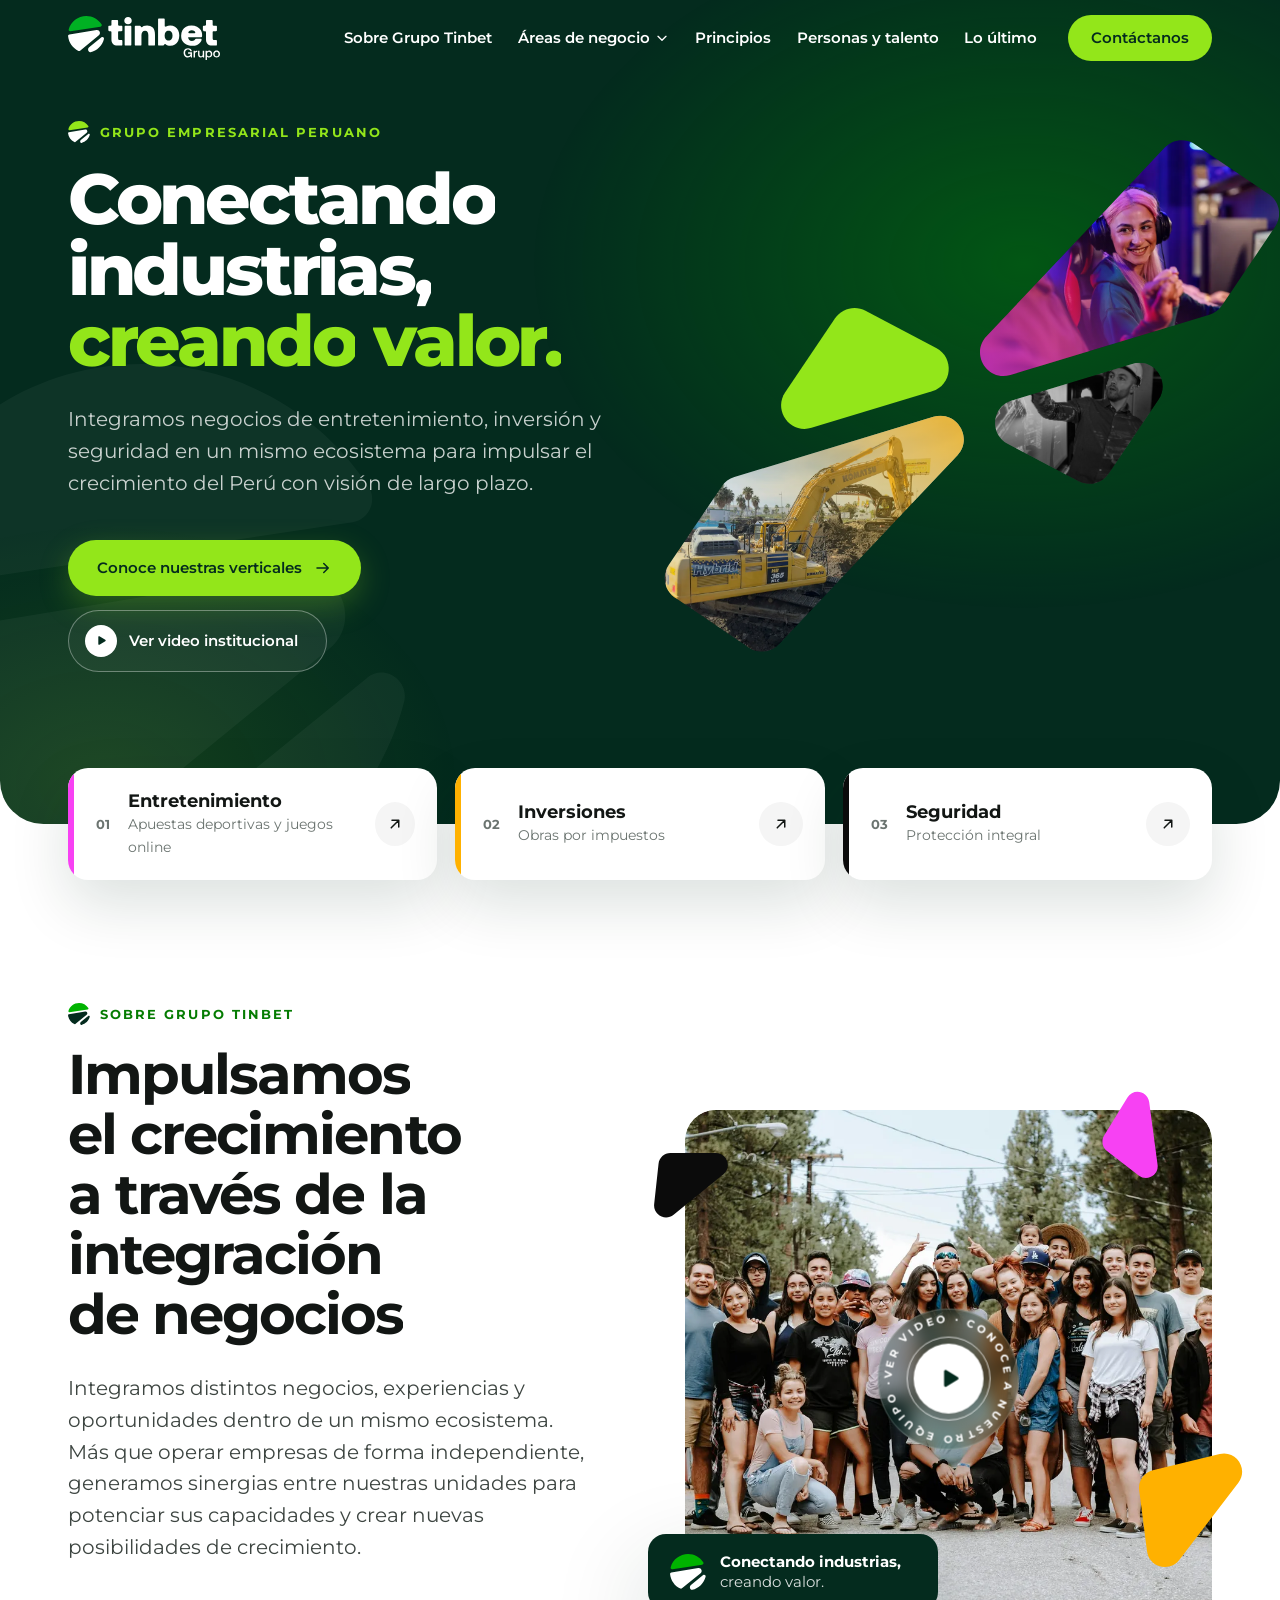
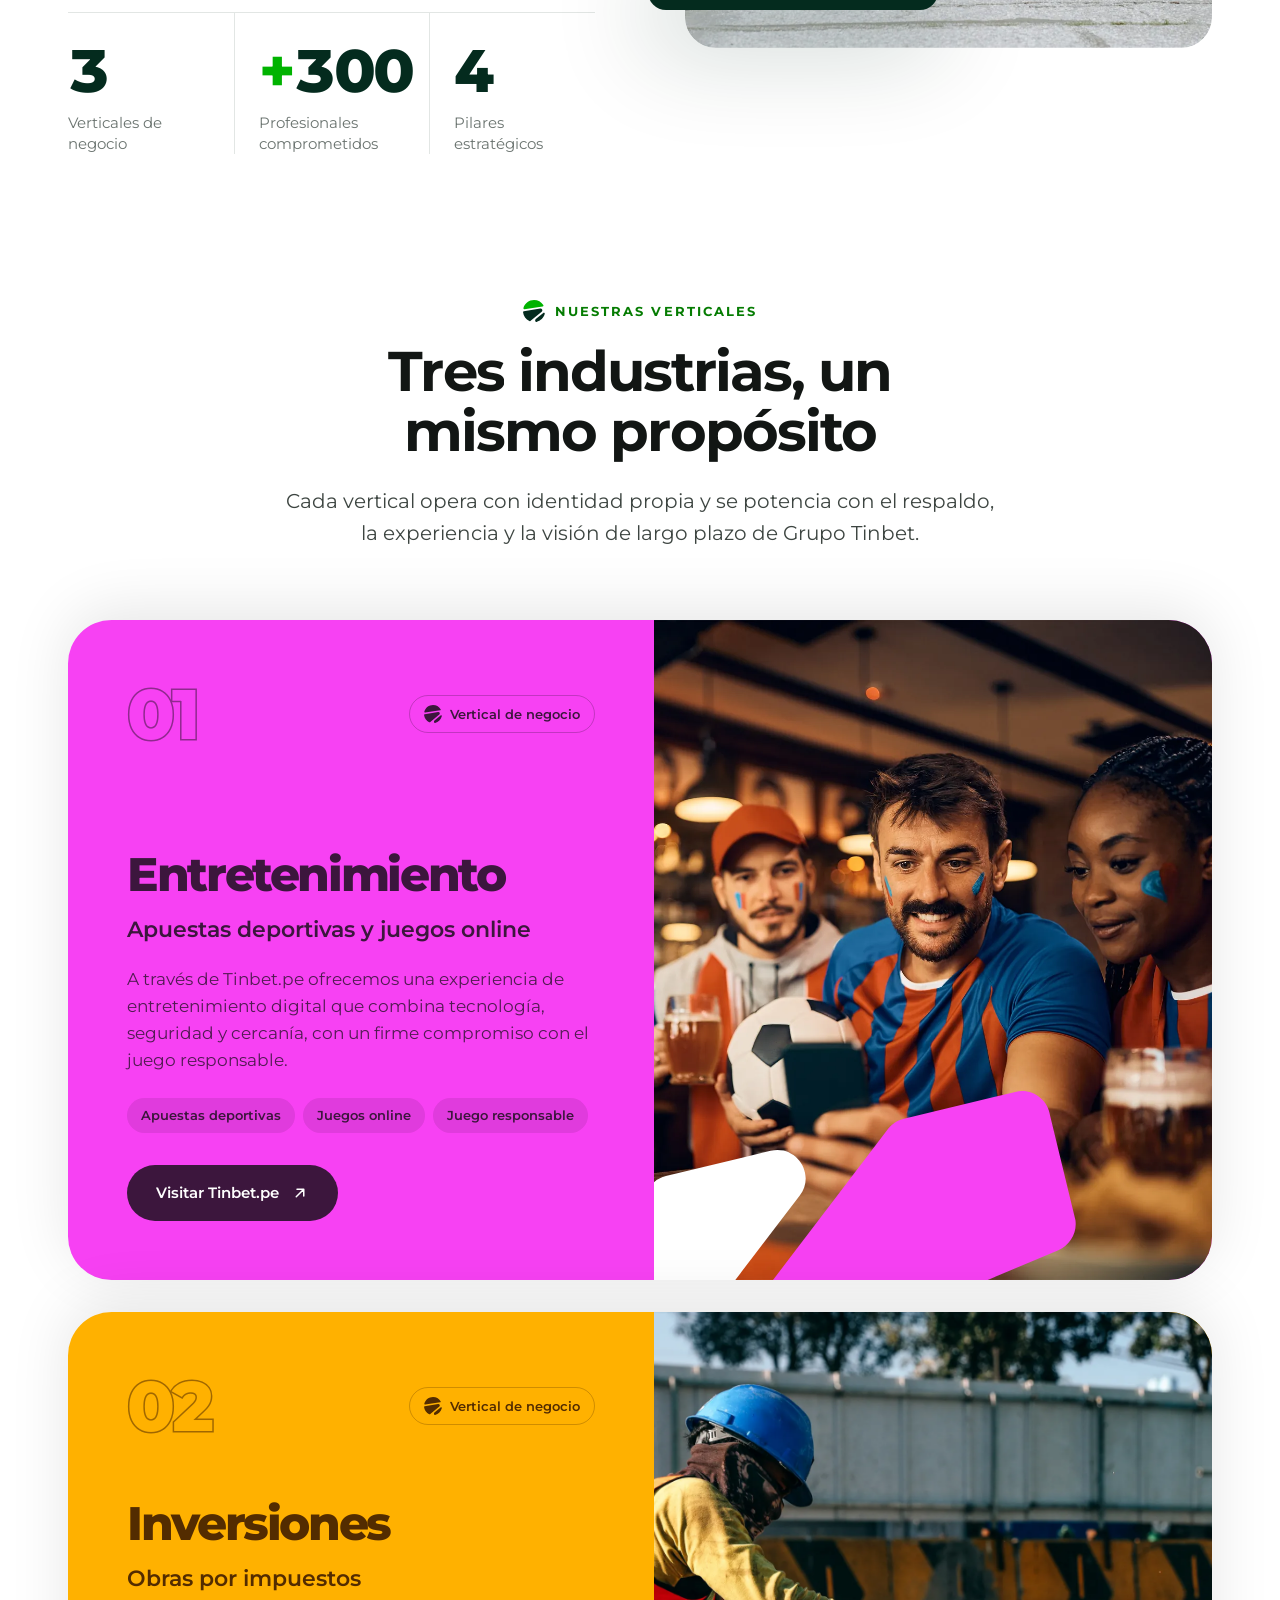
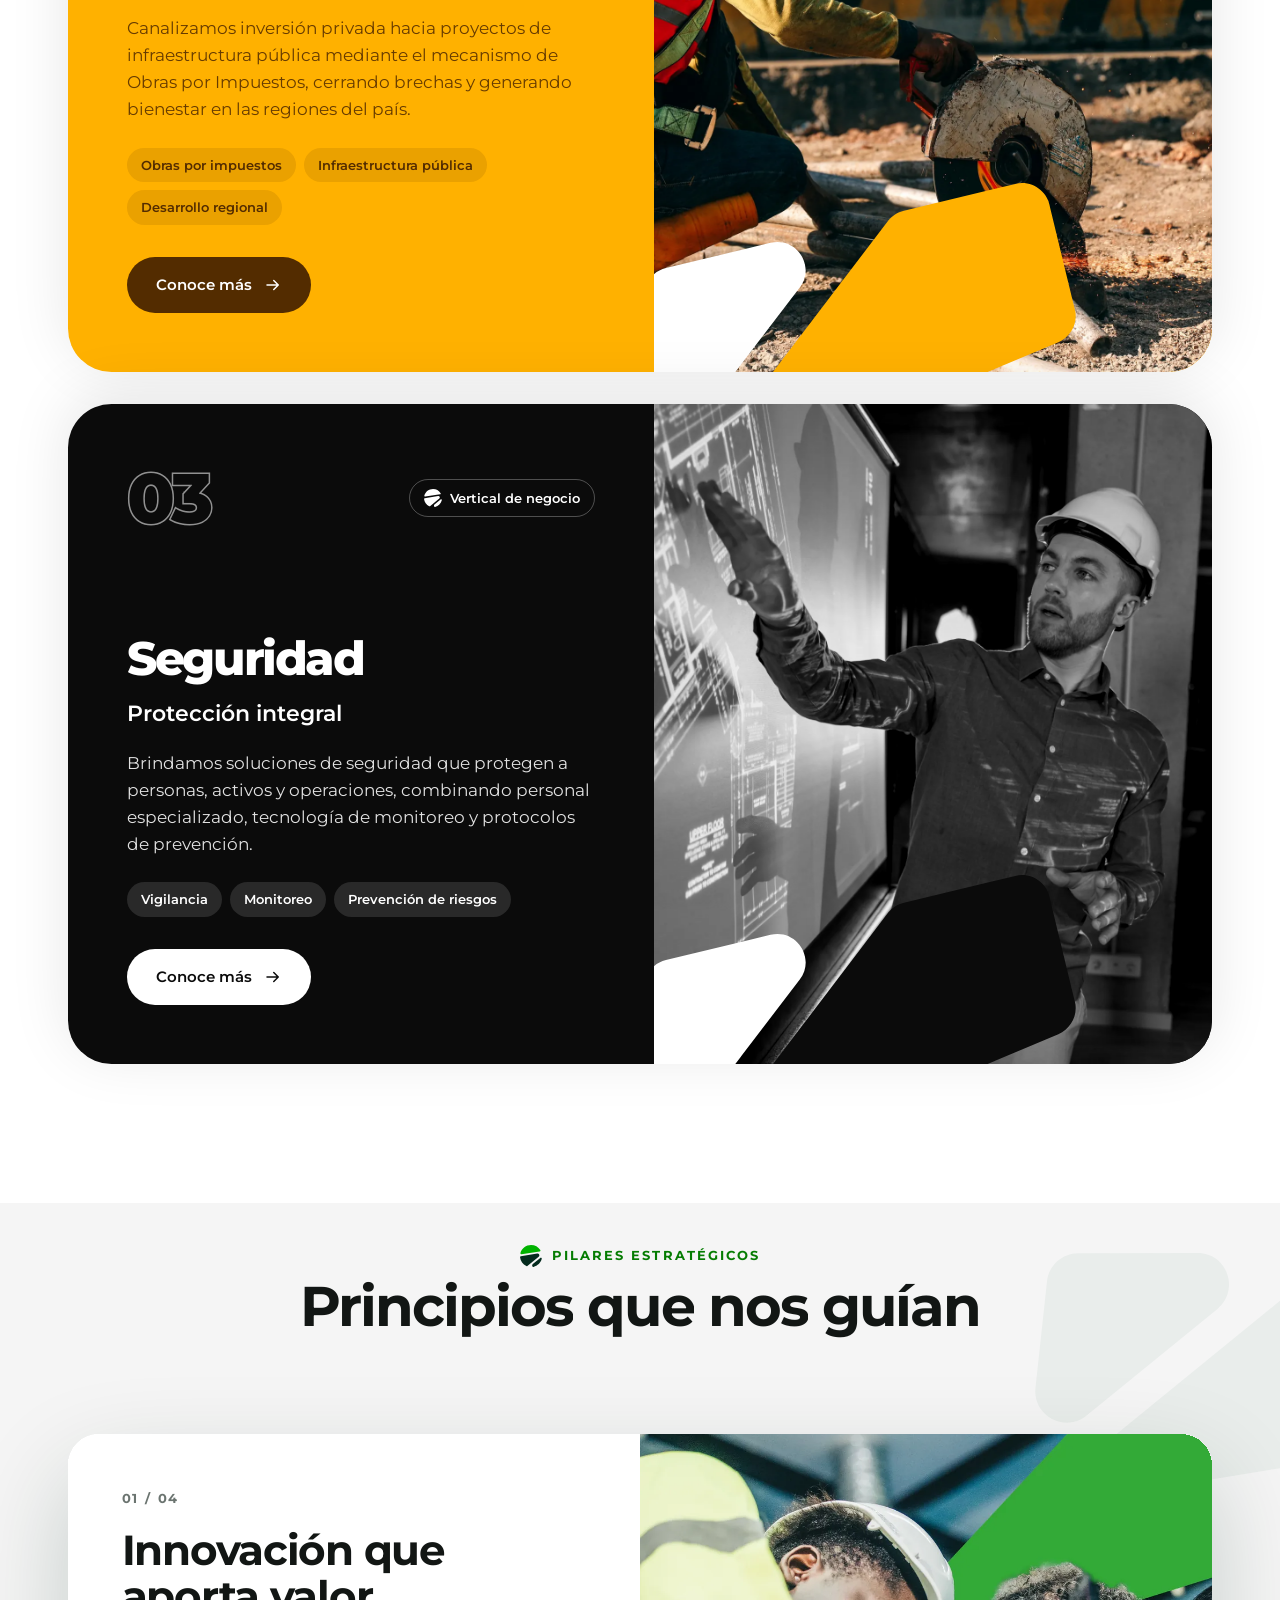
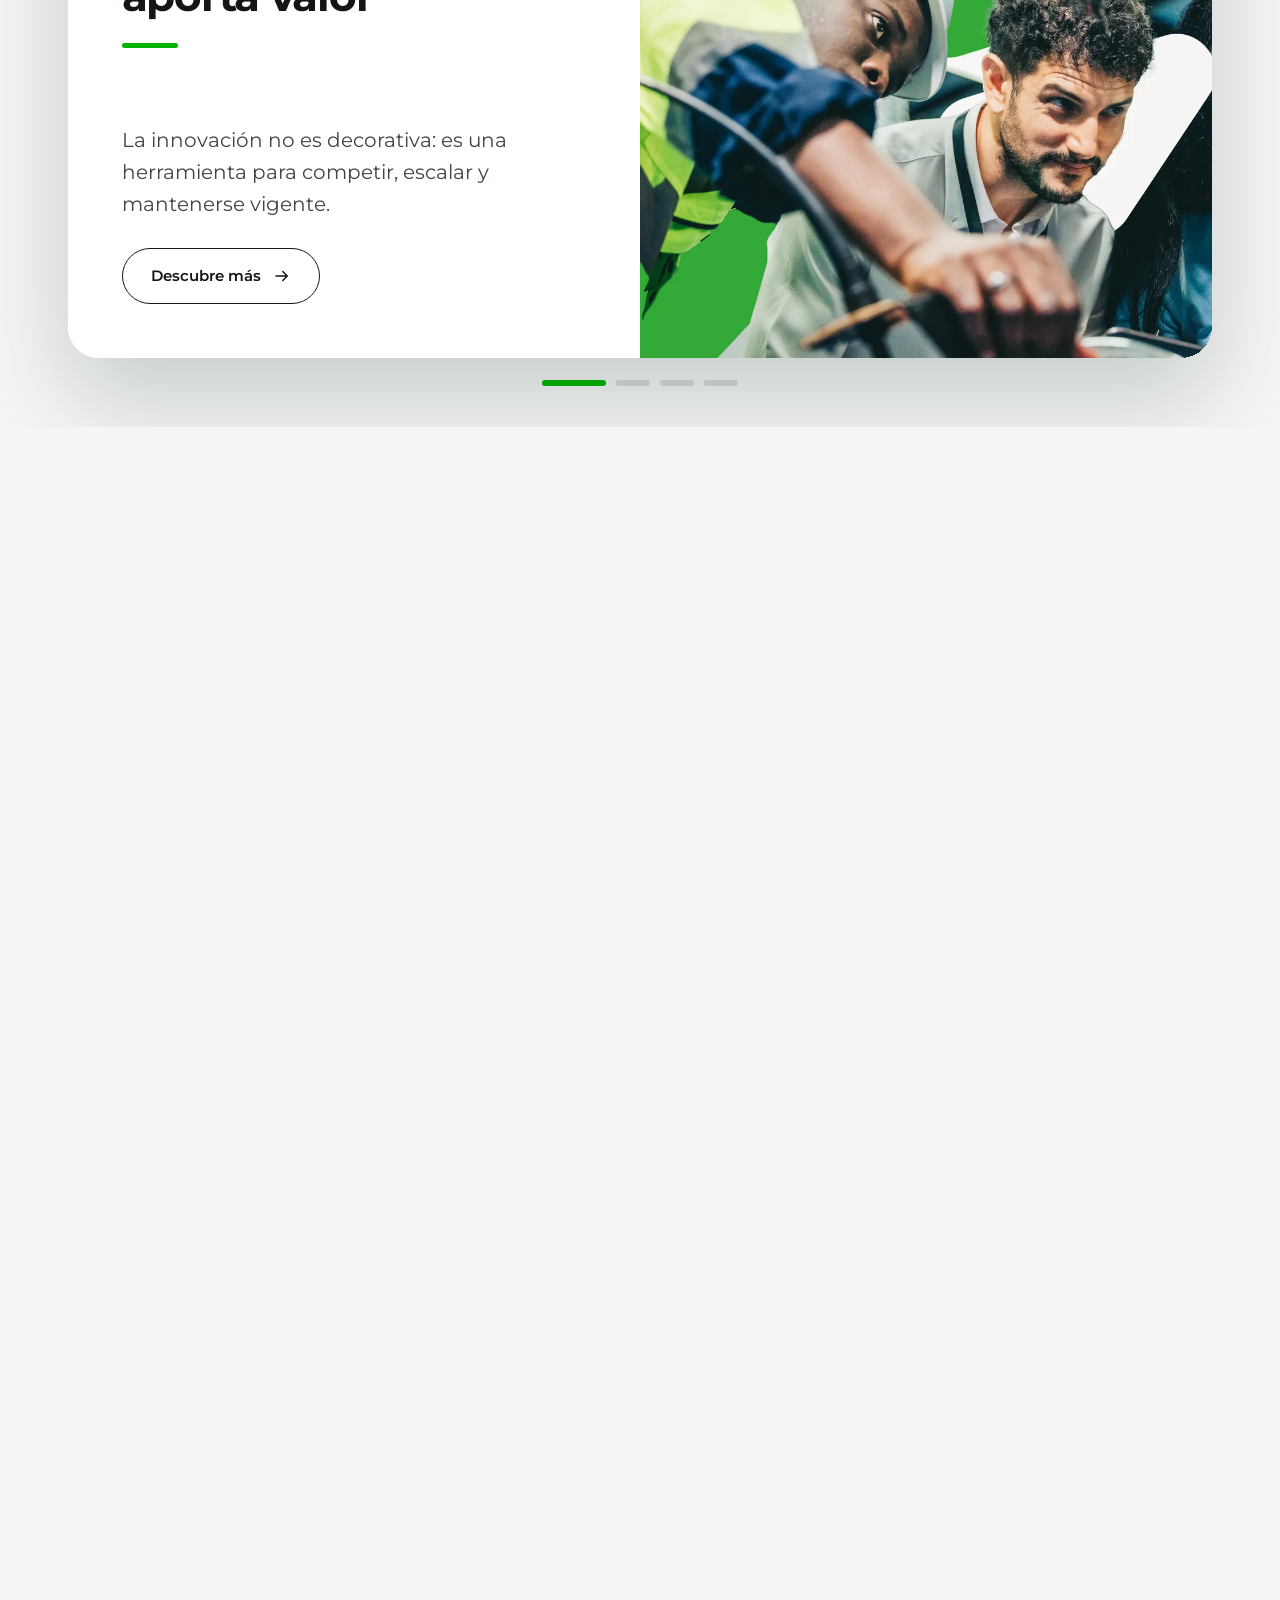
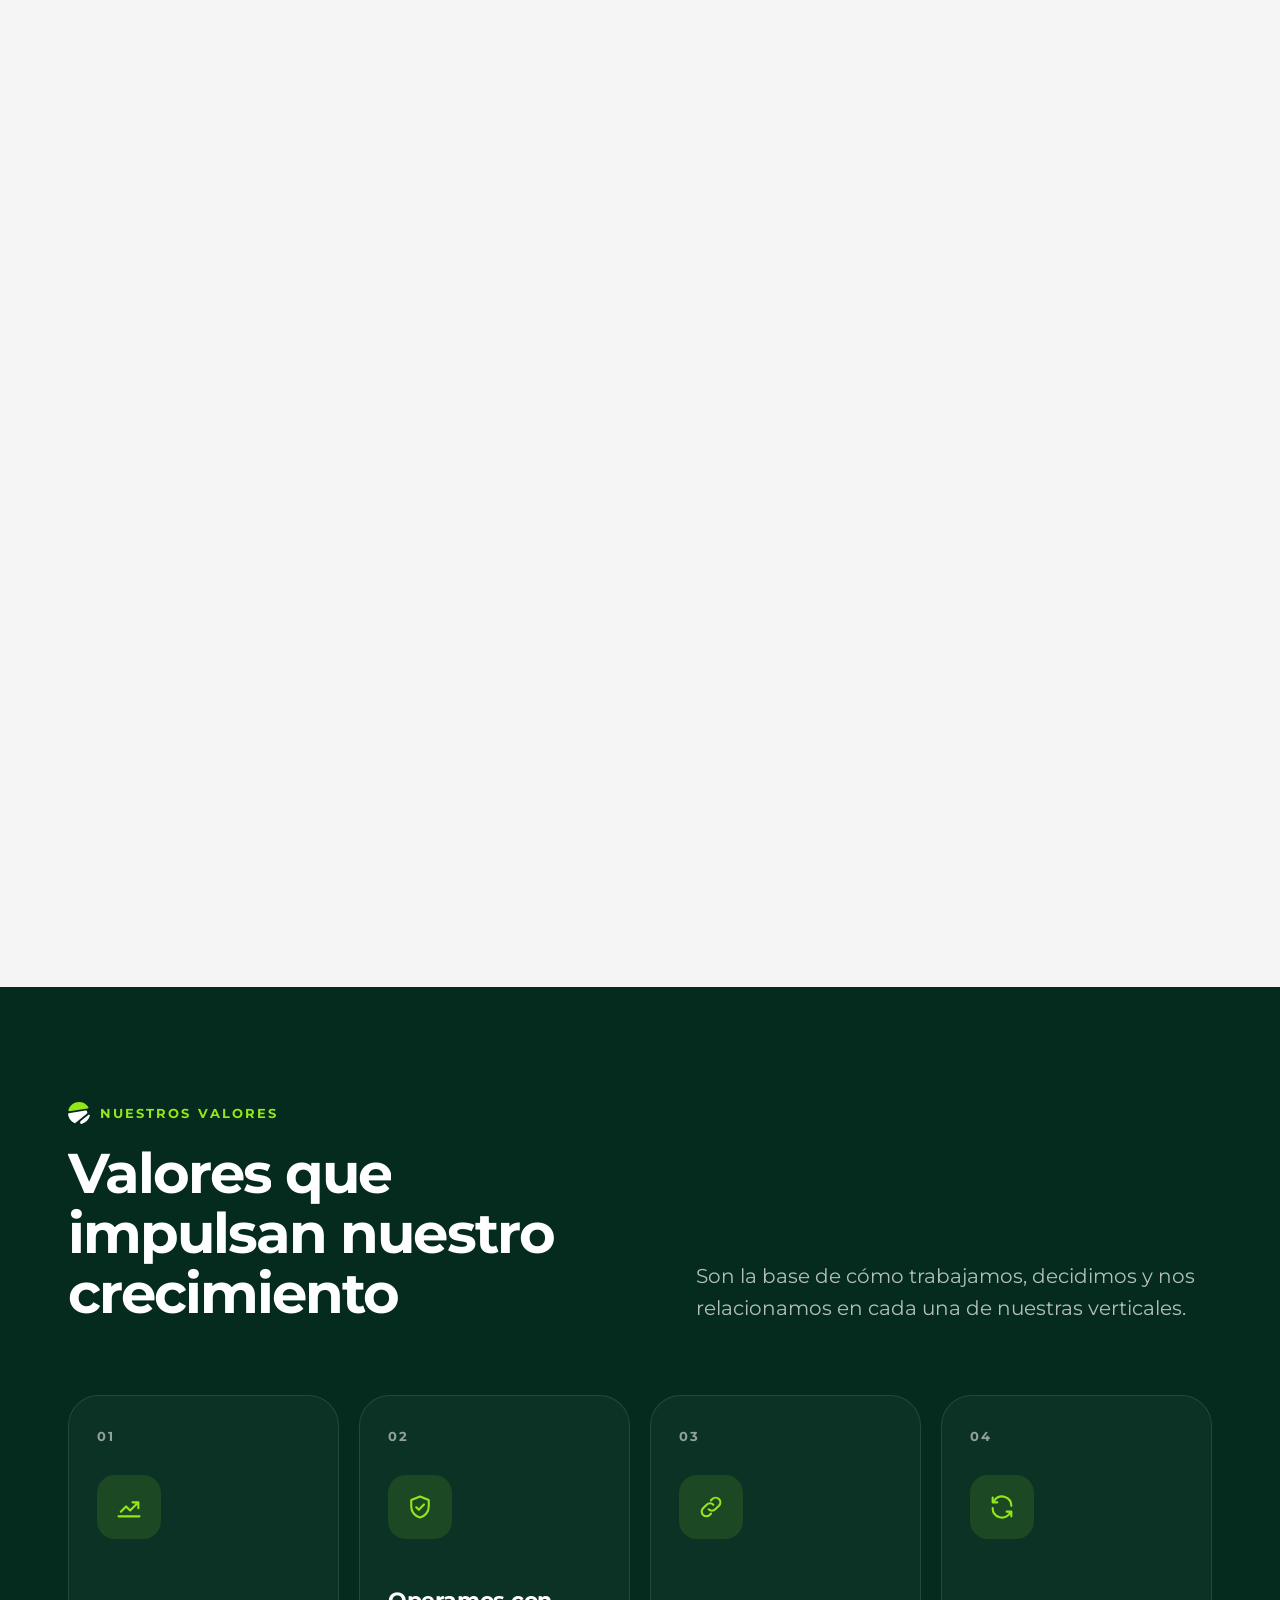
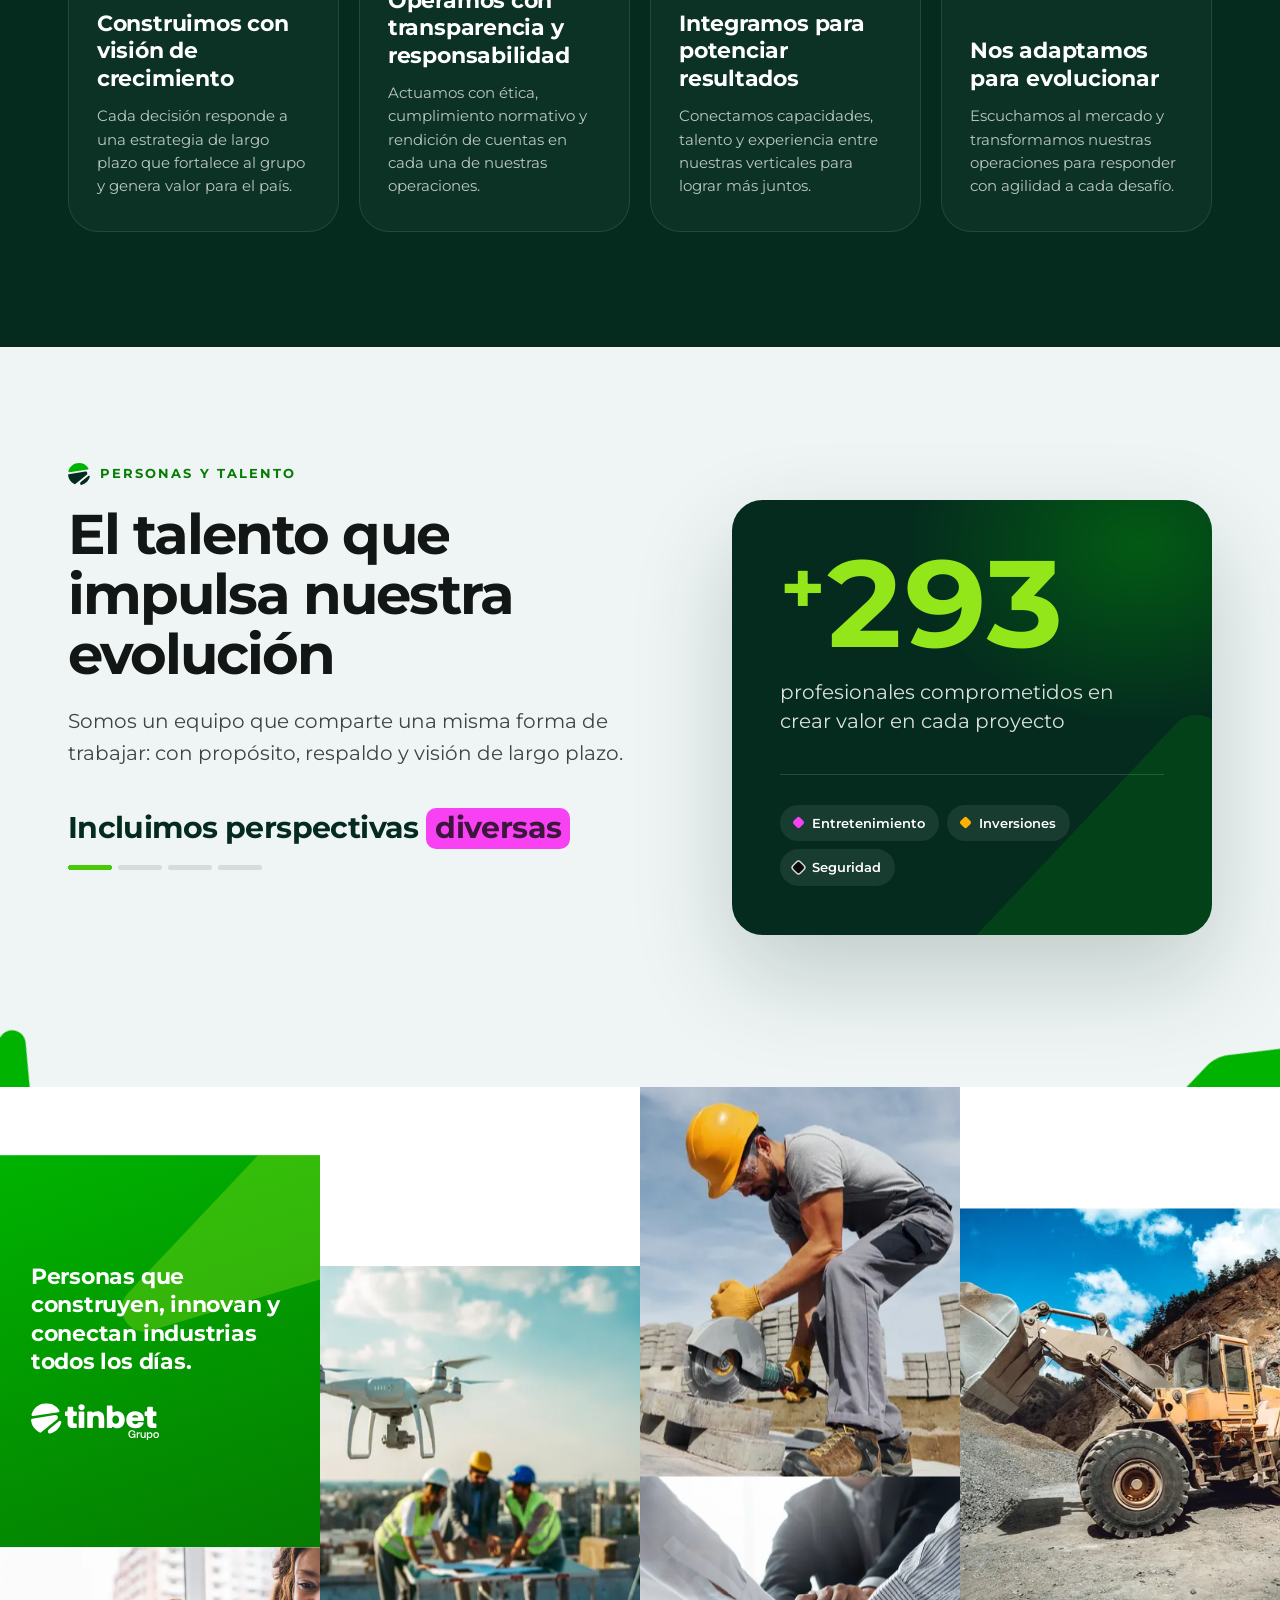
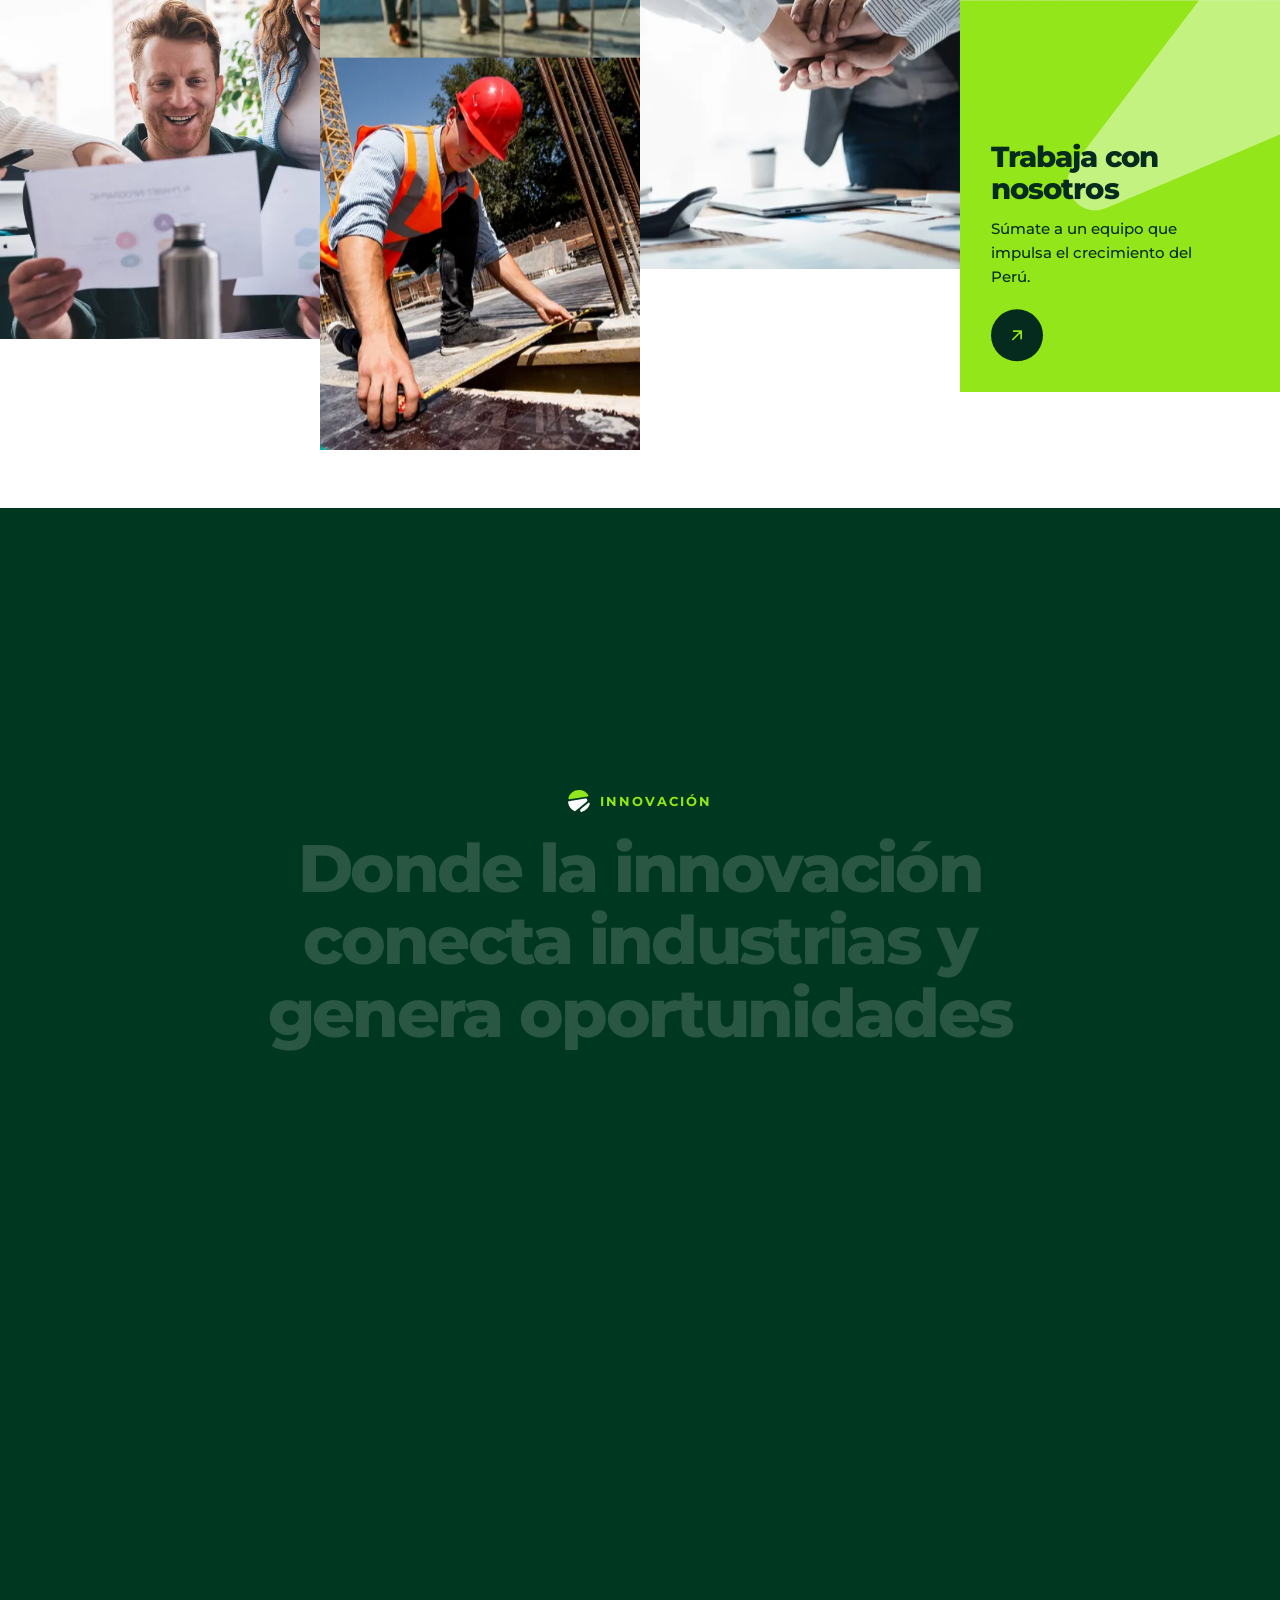
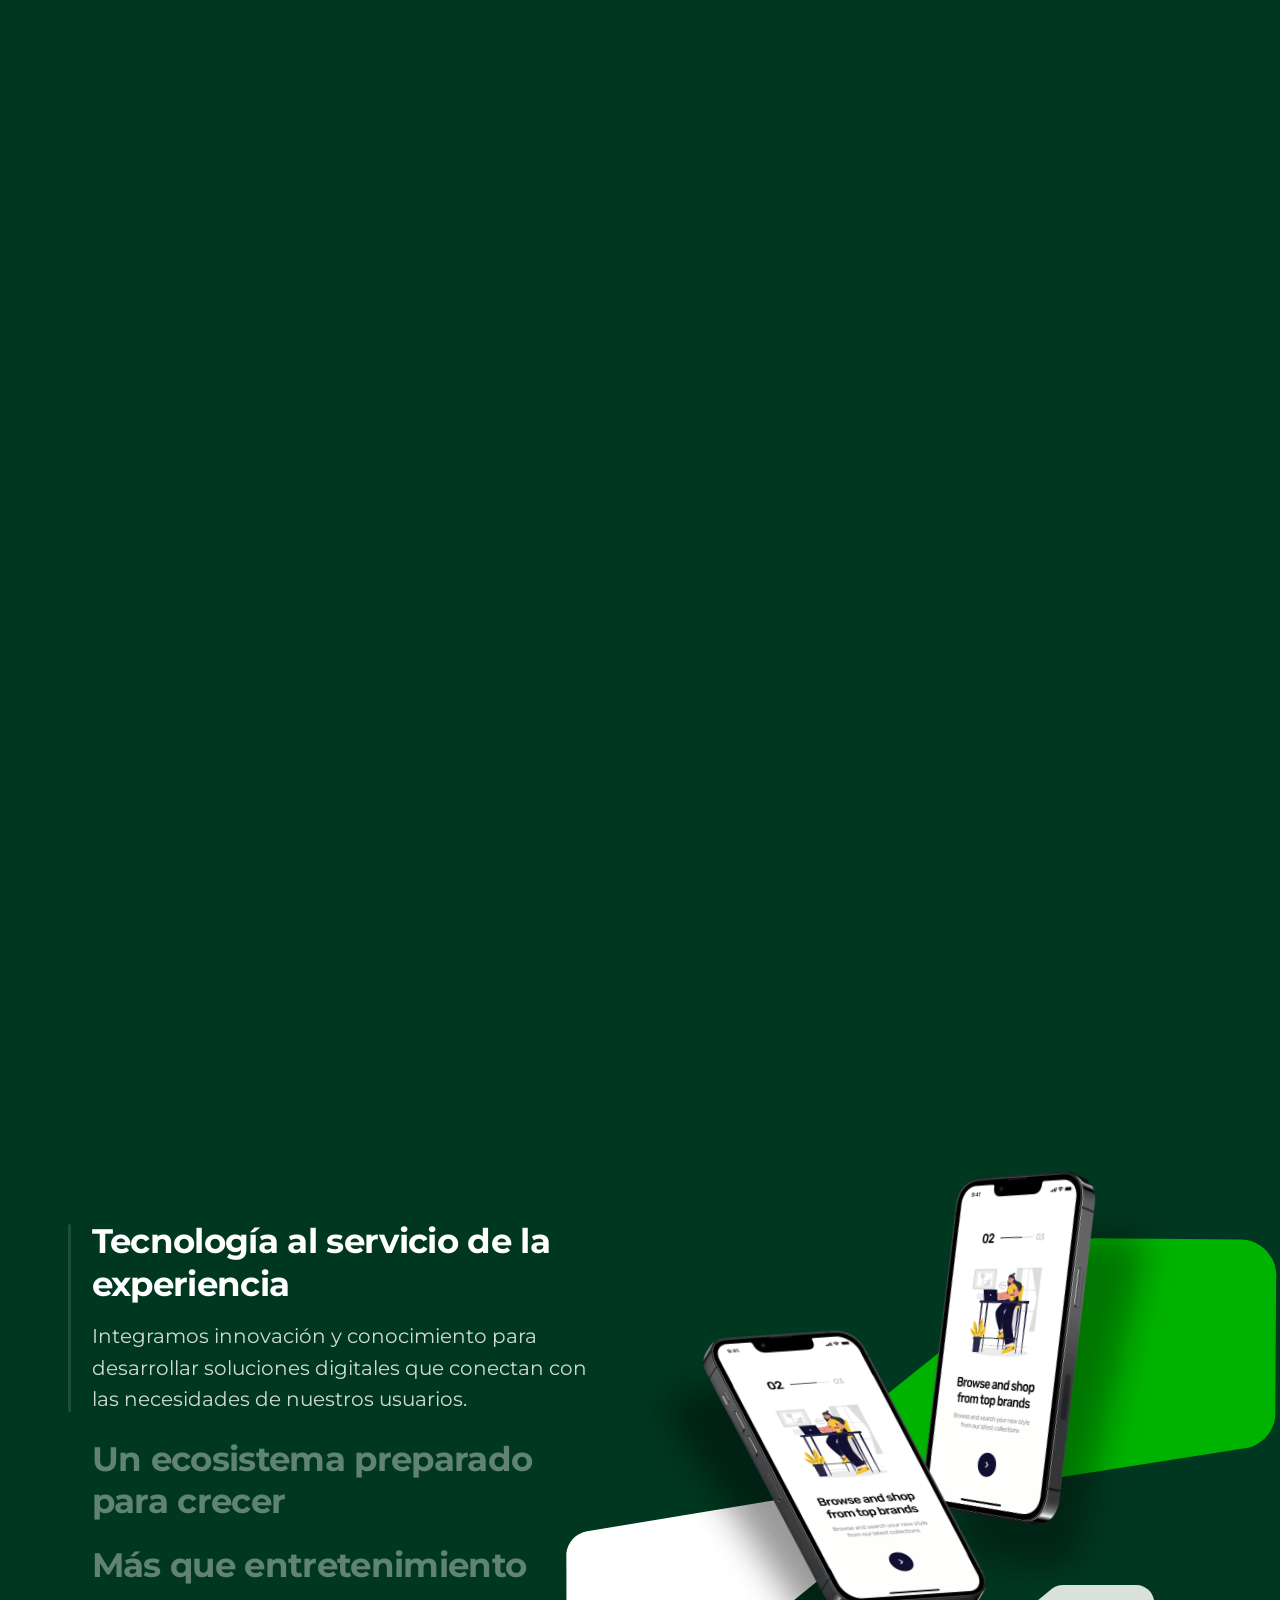
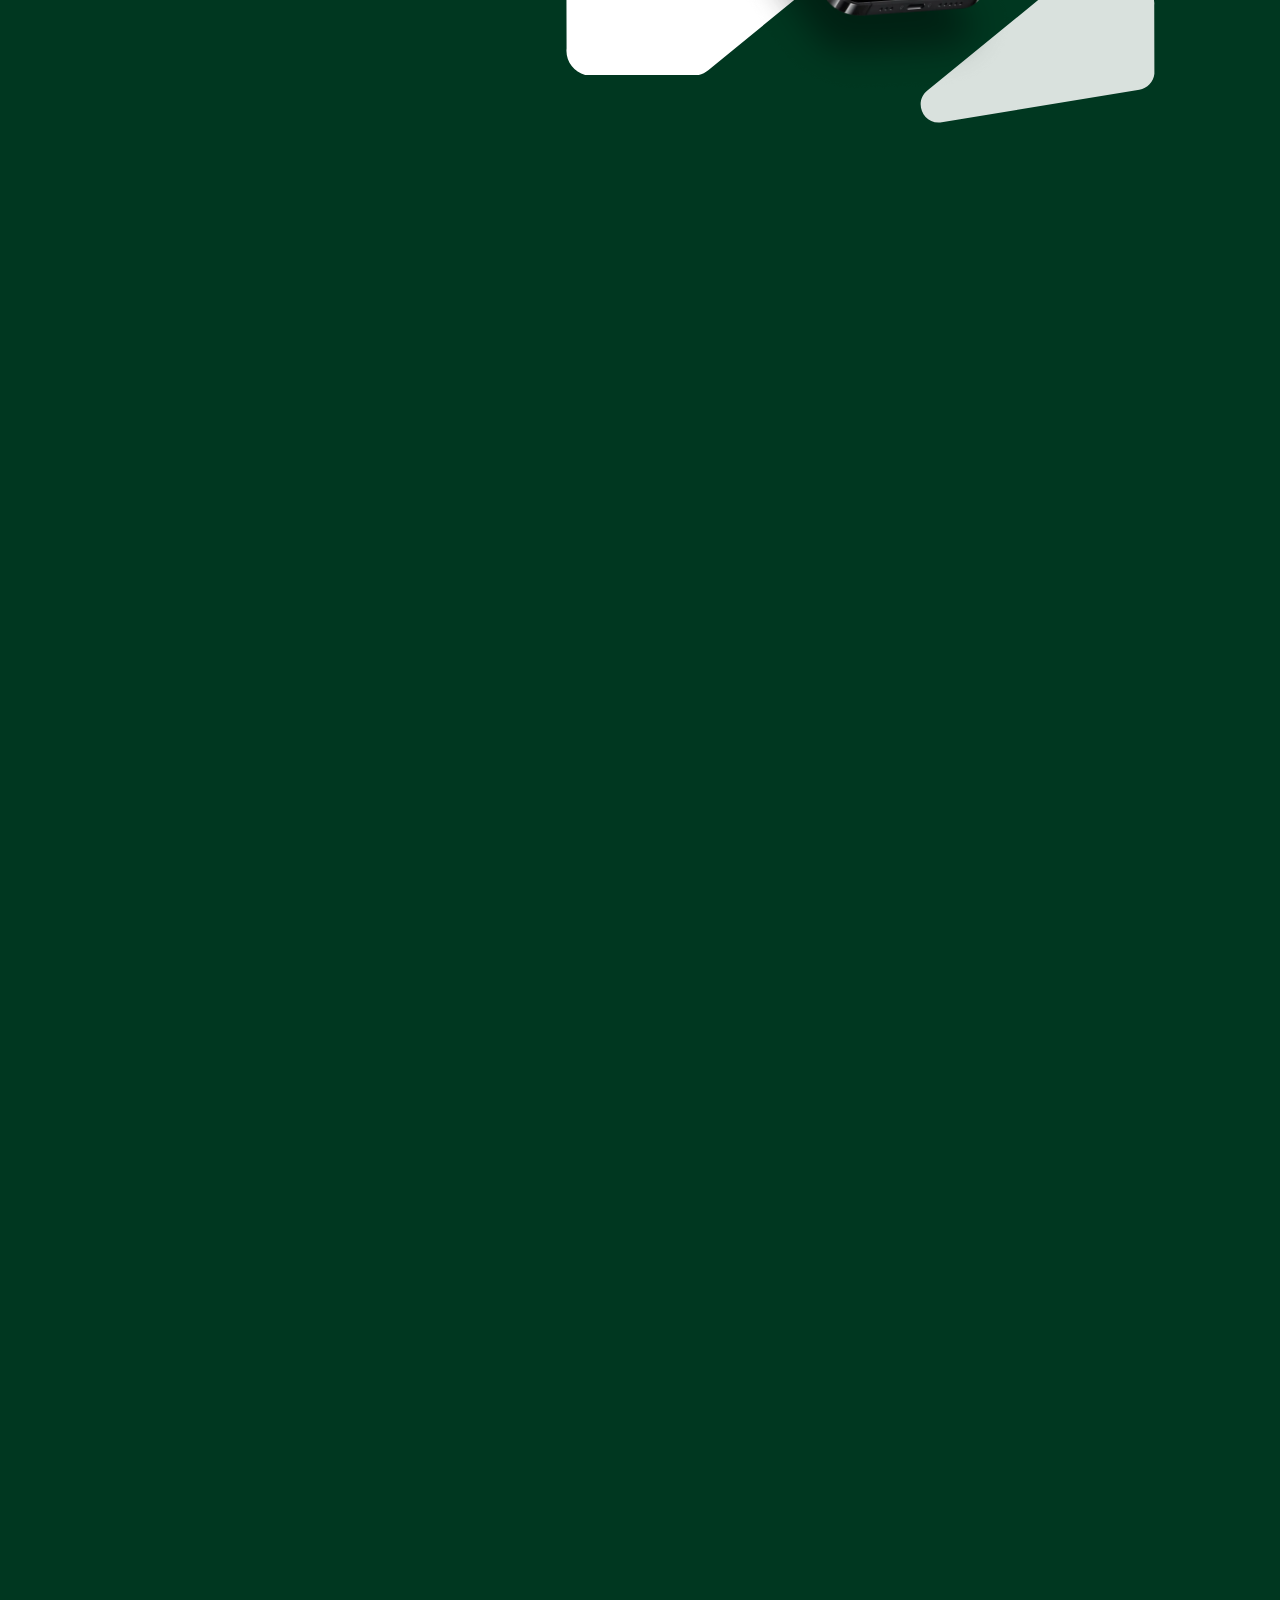
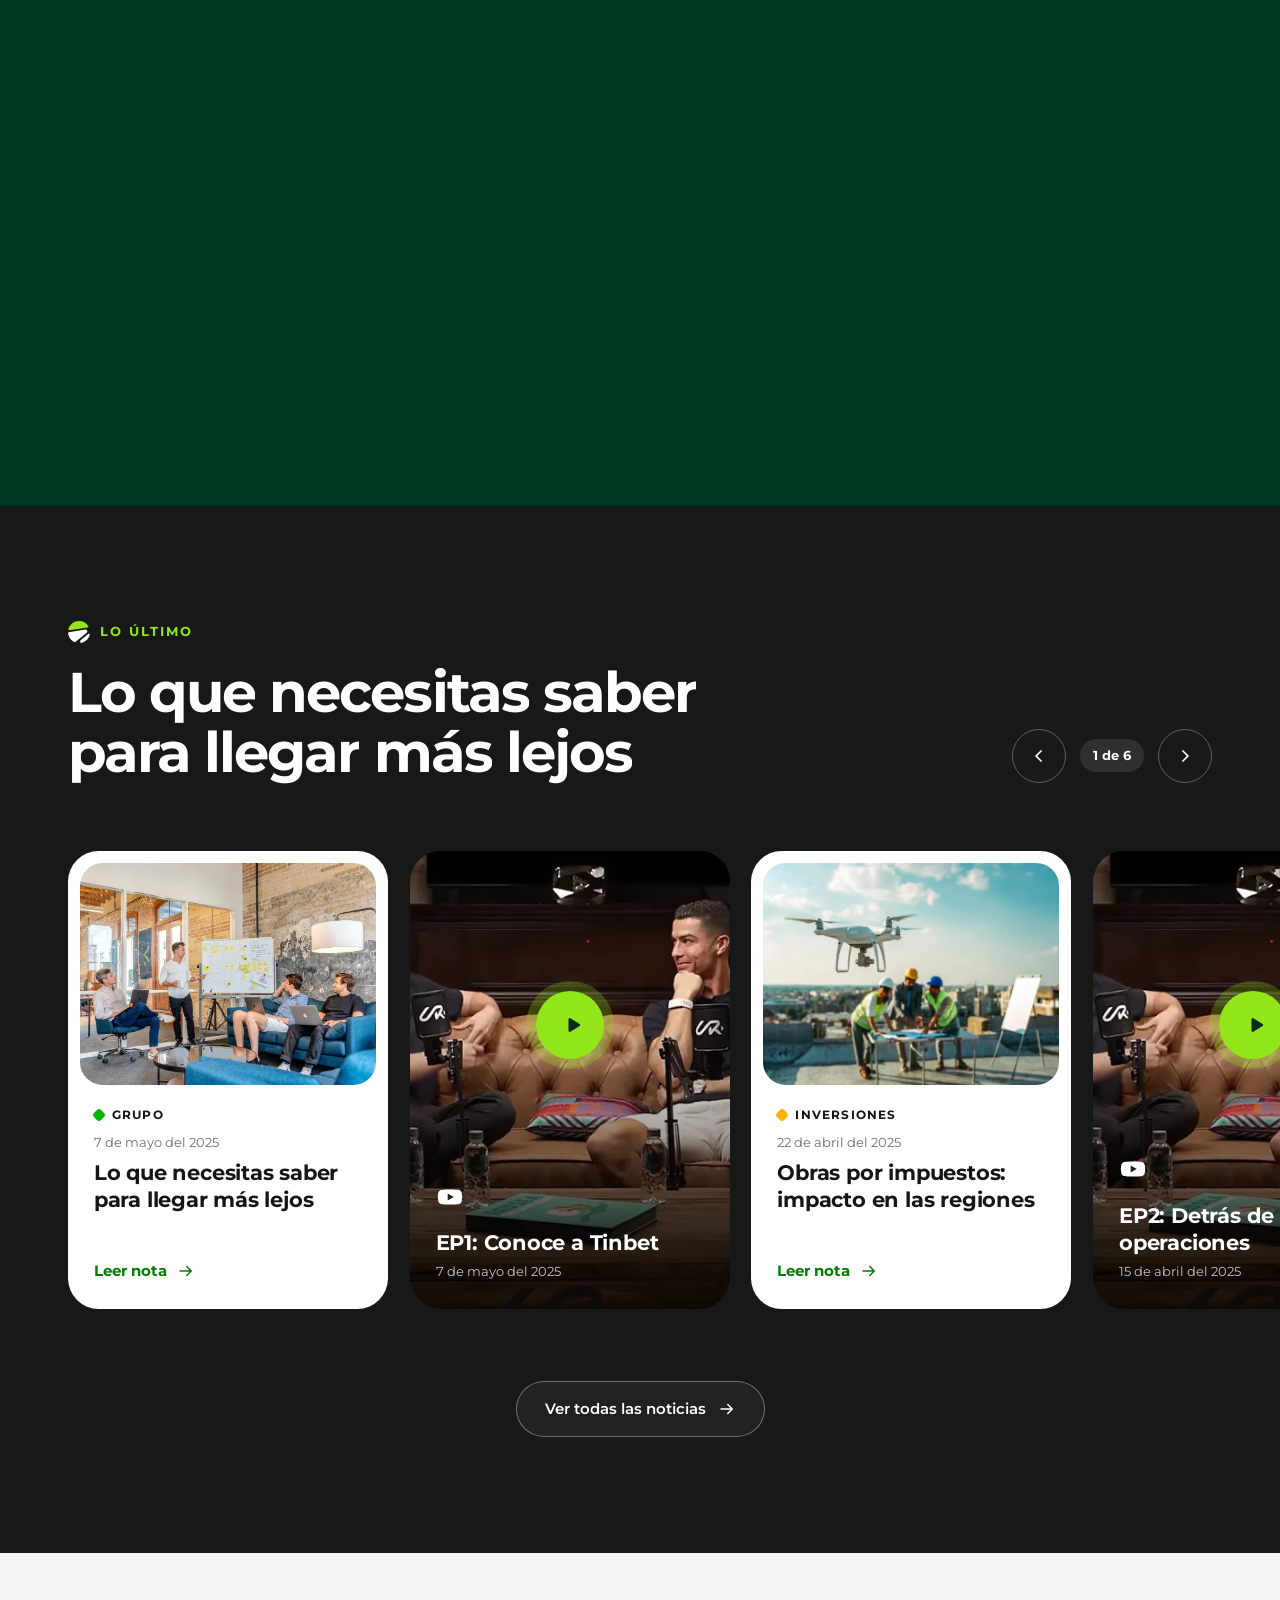
<file: index.html>
<!doctype html>
<html lang="es">
<head>
  <meta charset="utf-8">
  <meta name="viewport" content="width=device-width, initial-scale=1">
  <title>Grupo Tinbet | Conectando industrias, creando valor</title>
  <meta name="description" content="Grupo Tinbet es un grupo empresarial peruano que integra negocios de entretenimiento, inversiones en obras por impuestos y seguridad para impulsar el crecimiento del país.">
  <meta name="theme-color" content="#042b1e">

  <meta property="og:type" content="website">
  <meta property="og:locale" content="es_PE">
  <meta property="og:title" content="Grupo Tinbet | Conectando industrias, creando valor">
  <meta property="og:description" content="Entretenimiento, Inversiones y Seguridad: un mismo ecosistema que impulsa el crecimiento del Perú.">
  <meta property="og:url" content="https://grupotinbet.pe/">
  <meta property="og:image" content="https://grupotinbet.pe/assets/img/og-image.jpg">

  <link rel="icon" href="assets/logos/simbolo.svg" type="image/svg+xml">
  <link rel="apple-touch-icon" href="assets/img/apple-touch-icon.png">

  <link rel="preconnect" href="https://fonts.googleapis.com">
  <link rel="preconnect" href="https://fonts.gstatic.com" crossorigin>
  <link href="https://fonts.googleapis.com/css2?family=Montserrat:wght@400;500;600;700;800&display=swap" rel="stylesheet">

  <link rel="stylesheet" href="css/styles.css?v=22">
  <script>document.documentElement.classList.add('js');</script>
</head>
<body>
  <!-- Formas del manual de marca (Elementos gráficos) y símbolo, reutilizables con <use> -->
  <svg class="sprite" aria-hidden="true" focusable="false">
    <defs>
      <path id="x-0" d="M813.3 538.2L443.7 839.7C434.1 847.5 422.1 851.8 409.6 851.8L192 851.8C160 851.8 135 824.1 138.4 792.2L137.9 588C140.4 563.9 158.8 544.4 182.7 540.4L770.5 443.2C825 434.2 856.2 503.3 813.3 538.2Z"/>
      <path id="x-1" d="M636.1 755.9L860.3 573.5C897.6 543.1 953.1 573.2 947.9 621.1L928.2 803.3C925.2 830.6 902.1 851.4 874.6 851.4L670.2 851.6C619.4 851.7 596.7 787.9 636.1 755.9Z"/>
      <path id="x-2" d="M991.6 445.2L1361.2 143.8C1370.8 135.9 1382.9 131.6 1395.3 131.6L1612.9 131.6C1644.9 131.6 1669.9 159.4 1666.6 191.2L1667.1 395.4C1664.5 419.6 1646.2 439 1622.2 443L1034.5 540.2C979.9 549.2 948.8 480.2 991.6 445.2Z"/>
      <path id="x-3" d="M1168.8 227.5L944.7 409.9C907.3 440.4 851.8 410.2 857 362.3L876.8 180.1C879.7 152.8 902.8 132.1 930.3 132L1134.7 131.8C1185.5 131.7 1208.2 195.5 1168.8 227.5Z"/>
      <path id="kite-0" d="M658.9 760.9L1085.6 200.7C1096.7 186.1 1112.6 175.8 1130.4 171.5L1442.8 96.5C1488.7 85.5 1534.1 116.7 1540.3 163.6L1611.4 456.6C1616.1 492.1 1596.5 526.4 1563.4 540.3L753.2 882.5C678 914.2 609.5 825.8 658.9 760.9Z"/>
      <path id="kite-1" d="M838.3 387.3L579.4 726.3C536.2 782.9 446.2 758.7 437.2 688.2L402.7 419.9C397.6 379.6 423.5 341.9 463 332.4L756.3 261.6C829.2 244 883.8 327.7 838.3 387.3Z"/>
      <path id="kite-2" d="M339.6 398.9L366 595.4C370.4 628.2 332.9 649.8 306.7 629.6L207.2 552.7C192.3 541.2 188.4 520.3 198.2 504.1L271.4 384.5C289.6 354.7 335 364.3 339.6 398.9Z"/>
      <path id="chev-0" d="M914.5 531.7L1356.5 63.5C1374.5 44.5 1403.1 39.8 1426.2 52.1L1609 175.8C1639.6 192.1 1649.4 231.2 1630 259.9L1498.6 454.9C1491.1 466.1 1480 474.3 1467.2 478.2L973.7 627.5C916.6 644.8 873.5 575.1 914.5 531.7Z"/>
      <path id="chev-1" d="M1275.9 600.1L977.1 690.9C927.2 706 920.8 773.9 966.8 798.2L1142 890.5C1168.3 904.3 1200.9 896.2 1217.5 871.5L1341.1 688.5C1371.9 643 1328.4 584.1 1275.9 600.1Z"/>
      <path id="chev-2" d="M842.1 826.9L400 1295.1C382 1314.2 353.5 1318.9 330.3 1306.6L147.5 1182.8C117 1166.6 107.2 1127.5 126.5 1098.8L257.9 903.7C265.4 892.5 276.5 884.3 289.4 880.5L782.8 731.1C840 713.8 883.1 783.5 842.1 826.9Z"/>
      <path id="chev-3" d="M480.6 758.6L779.5 667.8C829.3 652.6 835.8 584.7 789.7 560.4L614.5 468.1C588.2 454.3 555.7 462.5 539 487.1L415.4 670.2C384.7 715.7 428.1 774.5 480.6 758.6Z"/>
      <path id="sym-0" d="M777.2 532.2L318.5 608.1C304.6 610.4 294.8 623.1 296.3 637C308 746 376.3 838 471.3 883.1C480.5 887.5 491.4 886 499.3 879.6L817.1 620.4C856.9 588 827.9 523.8 777.2 532.2Z"/>
      <path id="sym-1" d="M603.6 294.6C462.7 294.6 343.8 388.9 306.5 517.8C301.2 536.5 316.8 554.5 336.1 551.6L843.9 475.3C863.2 472.4 872.8 450.5 862.1 434.2C806.9 350.1 711.7 294.6 603.6 294.6Z"/>
      <path id="sym-2" d="M860.7 653.3L652.4 822.7C626.2 844 629.6 880.3 650.9 899.3C657.2 904.9 666 906.6 674.2 904.7C786.1 878.5 874.5 791.6 903 680.7C909.2 656.4 880.7 637.3 861.1 652.9C861 653 860.8 653.1 860.7 653.3Z"/>
      <filter id="f-gray"><feColorMatrix type="saturate" values="0"/></filter>
    </defs>
    <symbol id="i-symbol" viewBox="294.8 294.5 614.5 612.2">
      <use href="#sym-1" style="fill: var(--sym-a, currentColor)"/>
      <use href="#sym-0" style="fill: var(--sym-b, currentColor)"/>
      <use href="#sym-2" style="fill: var(--sym-b, currentColor)"/>
    </symbol>
    <symbol id="i-arrow" viewBox="0 0 24 24"><path d="M4 12h15m-6-6 6 6-6 6" fill="none" stroke="currentColor" stroke-width="2" stroke-linecap="round" stroke-linejoin="round"/></symbol>
    <symbol id="i-arrow-up-right" viewBox="0 0 24 24"><path d="M7 17 17 7M8 7h9v9" fill="none" stroke="currentColor" stroke-width="2" stroke-linecap="round" stroke-linejoin="round"/></symbol>
    <symbol id="i-chevron-down" viewBox="0 0 24 24"><path d="m6 9.5 6 6 6-6" fill="none" stroke="currentColor" stroke-width="2" stroke-linecap="round" stroke-linejoin="round"/></symbol>
    <symbol id="i-chevron-left" viewBox="0 0 24 24"><path d="m14.5 6-6 6 6 6" fill="none" stroke="currentColor" stroke-width="2" stroke-linecap="round" stroke-linejoin="round"/></symbol>
    <symbol id="i-chevron-right" viewBox="0 0 24 24"><path d="m9.5 6 6 6-6 6" fill="none" stroke="currentColor" stroke-width="2" stroke-linecap="round" stroke-linejoin="round"/></symbol>
    <symbol id="i-play" viewBox="0 0 24 24"><path d="M8.5 6.3v11.4a1.2 1.2 0 0 0 1.82 1.03l9.3-5.7a1.2 1.2 0 0 0 0-2.06l-9.3-5.7A1.2 1.2 0 0 0 8.5 6.3Z" fill="currentColor"/></symbol>
    <symbol id="i-plus" viewBox="0 0 24 24"><path d="M12 4v16M4 12h16" fill="none" stroke="currentColor" stroke-width="1.8" stroke-linecap="round"/></symbol>
    <symbol id="i-close" viewBox="0 0 24 24"><path d="m6 6 12 12M18 6 6 18" fill="none" stroke="currentColor" stroke-width="1.8" stroke-linecap="round"/></symbol>
    <symbol id="i-growth" viewBox="0 0 24 24"><path d="M3 20h18M5 16l4.5-4.5 3.5 3.5L20 8m0 0h-5m5 0v5" fill="none" stroke="currentColor" stroke-width="1.8" stroke-linecap="round" stroke-linejoin="round"/></symbol>
    <symbol id="i-shield" viewBox="0 0 24 24"><path d="M12 3 4.5 6v5.5c0 4.6 3.1 8.4 7.5 9.5 4.4-1.1 7.5-4.9 7.5-9.5V6L12 3Z" fill="none" stroke="currentColor" stroke-width="1.8" stroke-linejoin="round"/><path d="m8.8 12.2 2.2 2.2 4.4-4.6" fill="none" stroke="currentColor" stroke-width="1.8" stroke-linecap="round" stroke-linejoin="round"/></symbol>
    <symbol id="i-link" viewBox="0 0 24 24"><path d="M10 14a4 4 0 0 0 5.7 0l3.1-3.1a4 4 0 0 0-5.7-5.7l-1.2 1.2M14 10a4 4 0 0 0-5.7 0l-3.1 3.1a4 4 0 0 0 5.7 5.7l1.2-1.2" fill="none" stroke="currentColor" stroke-width="1.8" stroke-linecap="round" stroke-linejoin="round"/></symbol>
    <symbol id="i-refresh" viewBox="0 0 24 24"><path d="M20 11a8 8 0 0 0-14.3-4.9L4 8m0-4v4h4M4 13a8 8 0 0 0 14.3 4.9L20 16m0 4v-4h-4" fill="none" stroke="currentColor" stroke-width="1.8" stroke-linecap="round" stroke-linejoin="round"/></symbol>
    <symbol id="i-instagram" viewBox="0 0 24 24"><rect x="3.5" y="3.5" width="17" height="17" rx="5" fill="none" stroke="currentColor" stroke-width="1.7"/><circle cx="12" cy="12" r="4" fill="none" stroke="currentColor" stroke-width="1.7"/><circle cx="17.2" cy="6.8" r="1.1" fill="currentColor"/></symbol>
    <symbol id="i-ig-carousel" viewBox="0 0 24 24"><rect x="3" y="7" width="14" height="14" rx="3" fill="currentColor"/><path d="M7 4.5h10A3.5 3.5 0 0 1 20.5 8v10" fill="none" stroke="currentColor" stroke-width="2" stroke-linecap="round"/></symbol>
    <symbol id="i-linkedin" viewBox="0 0 24 24"><path d="M6.5 9.5v9M6.5 6v.01M11 18.5v-5.2c0-2 1.3-3.3 3-3.3s2.9 1.3 2.9 3.3v5.2M11 9.5v9" fill="none" stroke="currentColor" stroke-width="1.8" stroke-linecap="round"/></symbol>
    <symbol id="i-mail" viewBox="0 0 24 24"><rect x="3" y="5" width="18" height="14" rx="2.5" fill="none" stroke="currentColor" stroke-width="1.7"/><path d="m3.8 6.5 8.2 6.3 8.2-6.3" fill="none" stroke="currentColor" stroke-width="1.7" stroke-linejoin="round"/></symbol>
    <symbol id="i-tiktok" viewBox="0 0 24 24"><path d="M14.6 3h-3v11.7a2.75 2.75 0 1 1-2.2-2.7V9a5.75 5.75 0 1 0 5.2 5.7V8.8a7.2 7.2 0 0 0 4.2 1.4v-3a4.3 4.3 0 0 1-4.2-4.2Z" fill="currentColor"/></symbol>
    <symbol id="i-youtube" viewBox="0 0 24 24"><path d="M22 8.2a3 3 0 0 0-2.1-2.1C18 5.6 12 5.6 12 5.6s-6 0-7.9.5A3 3 0 0 0 2 8.2 31 31 0 0 0 1.6 12 31 31 0 0 0 2 15.8a3 3 0 0 0 2.1 2.1c1.9.5 7.9.5 7.9.5s6 0 7.9-.5a3 3 0 0 0 2.1-2.1 31 31 0 0 0 .4-3.8 31 31 0 0 0-.4-3.8Z" fill="currentColor"/><path d="m10 15.1 5.2-3.1L10 8.9Z" fill="#1d1d1b"/></symbol>
  </svg>

  <a class="skip-link" href="#contenido">Saltar al contenido</a>

  <!-- ============ HEADER ============ -->
  <header class="site-header is-over-hero" data-header>
    <div class="scroll-progress" data-progress aria-hidden="true"></div>
    <div class="site-header__inner container">
      <a class="site-header__logo" href="#inicio" aria-label="Grupo Tinbet, ir al inicio">
        <img class="logo-on-dark" src="assets/logos/logo-horizontal-negativo.svg" alt="Grupo Tinbet" width="152" height="44">
        <img class="logo-on-light" src="assets/logos/logo-horizontal.svg" alt="" width="152" height="44">
      </a>

      <button class="menu-toggle" type="button" aria-expanded="false" aria-controls="menu-principal" data-menu-toggle>
        <span class="menu-toggle__bars" aria-hidden="true"></span>
        <span class="sr-only">Abrir menú</span>
      </button>

      <nav class="site-nav" id="menu-principal" aria-label="Principal" data-menu>
        <ul class="site-nav__list">
          <li><a href="#nosotros">Sobre Grupo Tinbet</a></li>
          <li class="has-sub">
            <a href="areas-de-negocio.html">Áreas de negocio <svg class="caret" aria-hidden="true"><use href="#i-chevron-down"/></svg></a>
            <ul class="subnav">
              <li><a href="#entretenimiento" style="--v: var(--c-ent)"><span class="subnav__dot"></span><span><strong>Entretenimiento</strong><small>Apuestas deportivas y juegos online</small></span></a></li>
              <li><a href="obras-por-impuestos.html" style="--v: var(--c-inv)"><span class="subnav__dot"></span><span><strong>Inversiones</strong><small>Obras por impuestos</small></span></a></li>
              <li><a href="#seguridad" style="--v: var(--c-seg)"><span class="subnav__dot"></span><span><strong>Seguridad</strong><small>Protección integral</small></span></a></li>
            </ul>
          </li>
          <li><a href="#principios">Principios</a></li>
          <li><a href="personas-y-talento.html">Personas y talento</a></li>
          <li><a href="lo-ultimo.html">Lo último</a></li>
        </ul>
        <a class="btn btn--header site-nav__cta" href="#contacto">Contáctanos</a>
      </nav>
    </div>
  </header>

  <main id="contenido">

    <!-- ============ HERO ============ -->
    <section class="hero" id="inicio" aria-labelledby="hero-title" data-hero>
      <div class="hero__glow" aria-hidden="true"></div>
      <svg class="hero__watermark" aria-hidden="true"><use href="#i-symbol"/></svg>

      <div class="container hero__grid">
        <div class="hero__copy">
          <p class="eyebrow eyebrow--light" data-reveal>
            <svg class="eyebrow__sym" aria-hidden="true"><use href="#i-symbol"/></svg>
            Grupo empresarial peruano
          </p>
          <h1 class="hero__title" id="hero-title" data-split>Conectando industrias, <span class="text-lime">creando valor.</span></h1>
          <p class="hero__lead" data-reveal>Integramos negocios de entretenimiento, inversión y seguridad en un mismo ecosistema para impulsar el crecimiento del Perú con visión de largo plazo.</p>
          <div class="hero__actions" data-reveal>
            <a class="btn btn--lime" href="#verticales">Conoce nuestras verticales <svg aria-hidden="true"><use href="#i-arrow"/></svg></a>
            <button class="btn btn--ghost-light" type="button" data-video-open data-video="">
              <span class="btn__play" aria-hidden="true"><svg><use href="#i-play"/></svg></span>
              Ver video institucional
            </button>
          </div>
        </div>

        <div class="hero__art" data-hero-art aria-hidden="true">
          <svg class="art" viewBox="100 30 1560 1300">
            <defs>
              <clipPath id="clip-chev-0"><use href="#chev-0"/></clipPath>
              <clipPath id="clip-chev-1"><use href="#chev-1"/></clipPath>
              <clipPath id="clip-chev-2"><use href="#chev-2"/></clipPath>
              <linearGradient id="tint-ent" x1="0" y1="1" x2="1" y2="0">
                <stop offset="0" stop-color="#f741f3" stop-opacity=".75"/>
                <stop offset=".55" stop-color="#f741f3" stop-opacity="0"/>
              </linearGradient>
              <linearGradient id="tint-inv" x1="1" y1="0" x2="0" y2="1">
                <stop offset="0" stop-color="#ffb100" stop-opacity=".8"/>
                <stop offset=".55" stop-color="#ffb100" stop-opacity="0"/>
              </linearGradient>
              <linearGradient id="tint-seg" x1="0" y1="0" x2="1" y2="1">
                <stop offset="0" stop-color="#000" stop-opacity="0"/>
                <stop offset="1" stop-color="#000" stop-opacity=".7"/>
              </linearGradient>
            </defs>
            <g class="art-piece" style="--d: 0; --depth: 18">
              <g class="art-par"><g class="art-float" style="--dur: 9s">
                <g clip-path="url(#clip-chev-0)">
                  <image href="assets/img/hero-entretenimiento.webp" x="873.5" y="39.8" width="775.9" height="605" preserveAspectRatio="xMidYMid slice"/>
                  <rect x="873.5" y="39.8" width="775.9" height="605" fill="url(#tint-ent)"/>
                </g>
              </g></g>
            </g>
            <g class="art-piece" style="--d: 1; --depth: -12">
              <g class="art-par"><g class="art-float" style="--dur: 7s; --delay: -2s">
                <use href="#chev-3" class="fill-lime"/>
              </g></g>
            </g>
            <g class="art-piece" style="--d: 2; --depth: 10">
              <g class="art-par"><g class="art-float" style="--dur: 8s; --delay: -4s">
                <g clip-path="url(#clip-chev-1)">
                  <image href="assets/img/vertical-seguridad.webp" x="920.8" y="520" width="451.1" height="451.1" preserveAspectRatio="xMidYMid slice" filter="url(#f-gray)"/>
                  <rect x="920.8" y="584.1" width="451.1" height="320.2" fill="url(#tint-seg)"/>
                </g>
              </g></g>
            </g>
            <g class="art-piece" style="--d: 3; --depth: 22">
              <g class="art-par"><g class="art-float" style="--dur: 10s; --delay: -1s">
                <g clip-path="url(#clip-chev-2)">
                  <image href="assets/img/hero-inversiones.webp" x="107.2" y="713.8" width="775.9" height="605" preserveAspectRatio="xMidYMid slice"/>
                  <rect x="107.2" y="713.8" width="775.9" height="605" fill="url(#tint-inv)"/>
                </g>
              </g></g>
            </g>
          </svg>
        </div>
      </div>

      <div class="container">
        <nav class="hero__verticals" aria-label="Verticales de negocio">
          <a class="vlink vlink--ent" href="#entretenimiento" data-reveal>
            <span class="vlink__num">01</span>
            <span class="vlink__body"><strong>Entretenimiento</strong><small>Apuestas deportivas y juegos online</small></span>
            <span class="vlink__arrow" aria-hidden="true"><svg><use href="#i-arrow-up-right"/></svg></span>
          </a>
          <a class="vlink vlink--inv" href="#inversiones" data-reveal>
            <span class="vlink__num">02</span>
            <span class="vlink__body"><strong>Inversiones</strong><small>Obras por impuestos</small></span>
            <span class="vlink__arrow" aria-hidden="true"><svg><use href="#i-arrow-up-right"/></svg></span>
          </a>
          <a class="vlink vlink--seg" href="#seguridad" data-reveal>
            <span class="vlink__num">03</span>
            <span class="vlink__body"><strong>Seguridad</strong><small>Protección integral</small></span>
            <span class="vlink__arrow" aria-hidden="true"><svg><use href="#i-arrow-up-right"/></svg></span>
          </a>
        </nav>
      </div>
    </section>

    <!-- ============ NOSOTROS ============ -->
    <section class="about section" id="nosotros" aria-labelledby="about-title">
      <div class="container about__grid">
        <div class="about__copy">
          <p class="eyebrow" data-reveal><svg class="eyebrow__sym" aria-hidden="true"><use href="#i-symbol"/></svg> Sobre Grupo Tinbet</p>
          <h2 class="section-title section-title--left" id="about-title" data-split>Impulsamos el crecimiento a través de la integración de negocios</h2>
          <p class="about__lead" data-reveal>Integramos distintos negocios, experiencias y oportunidades dentro de un mismo ecosistema. Más que operar empresas de forma independiente, generamos sinergias entre nuestras unidades para potenciar sus capacidades y crear nuevas posibilidades de crecimiento.</p>
          <dl class="stats" data-reveal>
            <div class="stat">
              <dt><span data-count-to="3">3</span></dt>
              <dd>Verticales de negocio</dd>
            </div>
            <div class="stat">
              <dt><span class="stat__plus">+</span><span data-count-to="300">300</span></dt>
              <dd>Profesionales comprometidos</dd>
            </div>
            <div class="stat">
              <dt><span data-count-to="4">4</span></dt>
              <dd>Pilares estratégicos</dd>
            </div>
          </dl>
        </div>

        <div class="about__media" data-reveal="media">
          <img src="assets/img/nosotros-equipo.webp" alt="Equipo de colaboradores de Grupo Tinbet al aire libre" width="1400" height="887" loading="lazy">
          <button class="play-btn about__play" type="button" data-video-open data-video="" aria-label="Reproducir video: conoce a nuestro equipo">
            <svg class="play-btn__ring" viewBox="0 0 200 200" aria-hidden="true">
              <defs><path id="play-ring-path" d="M100 100m-80 0a80 80 0 1 1 160 0a80 80 0 1 1-160 0"/></defs>
              <text><textPath href="#play-ring-path" textLength="498" lengthAdjust="spacing">Ver video · Conoce a nuestro equipo ·</textPath></text>
            </svg>
            <span class="play-btn__core" aria-hidden="true"><svg><use href="#i-play"/></svg></span>
          </button>
          <svg class="about__shape about__shape--a" viewBox="188.4 354.7 182 295.1" aria-hidden="true"><use href="#kite-2"/></svg>
          <svg class="about__shape about__shape--b" viewBox="397.6 244 486.2 538.9" aria-hidden="true"><use href="#kite-1"/></svg>
          <svg class="about__shape about__shape--c" viewBox="851.8 131.7 356.4 308.6" aria-hidden="true"><use href="#x-3"/></svg>
          <p class="about__badge">
            <svg class="about__badge-sym" aria-hidden="true"><use href="#i-symbol"/></svg>
            <span><strong>Conectando industrias,</strong> creando valor.</span>
          </p>
        </div>
      </div>
    </section>

    <!-- ============ VERTICALES ============ -->
    <section class="verticals section" id="verticales" aria-labelledby="verticals-title" data-vsection>
      <div class="verticals__track" data-vtrack>
        <div class="verticals__sticky">
          <div class="container">
            <header class="section-head">
              <p class="eyebrow" data-reveal><svg class="eyebrow__sym" aria-hidden="true"><use href="#i-symbol"/></svg> Nuestras verticales</p>
              <h2 class="section-title" id="verticals-title" data-split>Tres industrias, un mismo propósito</h2>
              <p class="section-lead" data-reveal>Cada vertical opera con identidad propia y se potencia con el respaldo, la experiencia y la visión de largo plazo de Grupo Tinbet.</p>
            </header>

            <div class="vstack" data-stack>
              <article class="vcard vcard--ent" id="entretenimiento" style="--i: 0" aria-labelledby="v-ent-title">
                <div class="vcard__content">
                  <div class="vcard__meta">
                    <span class="vcard__num">01</span>
                    <span class="vcard__chip"><svg aria-hidden="true"><use href="#i-symbol"/></svg> Vertical de negocio</span>
                  </div>
                  <h3 class="vcard__title" id="v-ent-title">Entretenimiento</h3>
                  <p class="vcard__kicker">Apuestas deportivas y juegos online</p>
                  <p class="vcard__text">A través de Tinbet.pe ofrecemos una experiencia de entretenimiento digital que combina tecnología, seguridad y cercanía, con un firme compromiso con el juego responsable.</p>
                  <ul class="vcard__tags">
                    <li>Apuestas deportivas</li>
                    <li>Juegos online</li>
                    <li>Juego responsable</li>
                  </ul>
                  <a class="btn vcard__btn" href="https://tinbet.pe" target="_blank" rel="noopener">Visitar Tinbet.pe <svg aria-hidden="true"><use href="#i-arrow-up-right"/></svg></a>
                </div>
                <div class="vcard__media">
                  <img src="assets/img/vertical-entretenimiento.webp" alt="Aficionados al fútbol celebrando una apuesta desde el celular" width="1200" height="1267" loading="lazy">
                  <svg class="vcard__shapes" viewBox="180 80 1440 840" aria-hidden="true">
                    <use class="vs vs--1" href="#kite-2"/>
                    <use class="vs vs--2" href="#kite-1"/>
                    <use class="vs vs--3" href="#kite-0"/>
                  </svg>
                </div>
              </article>

              <article class="vcard vcard--inv" id="inversiones" style="--i: 1" aria-labelledby="v-inv-title">
                <div class="vcard__content">
                  <div class="vcard__meta">
                    <span class="vcard__num">02</span>
                    <span class="vcard__chip"><svg aria-hidden="true"><use href="#i-symbol"/></svg> Vertical de negocio</span>
                  </div>
                  <h3 class="vcard__title" id="v-inv-title">Inversiones</h3>
                  <p class="vcard__kicker">Obras por impuestos</p>
                  <p class="vcard__text">Canalizamos inversión privada hacia proyectos de infraestructura pública mediante el mecanismo de Obras por Impuestos, cerrando brechas y generando bienestar en las regiones del país.</p>
                  <ul class="vcard__tags">
                    <li>Obras por impuestos</li>
                    <li>Infraestructura pública</li>
                    <li>Desarrollo regional</li>
                  </ul>
                  <a class="btn vcard__btn" href="obras-por-impuestos.html">Conoce más <svg aria-hidden="true"><use href="#i-arrow"/></svg></a>
                </div>
                <div class="vcard__media">
                  <img src="assets/img/vertical-inversiones.webp" alt="Trabajador de construcción cortando tubería en una obra" width="1500" height="1500" loading="lazy">
                  <svg class="vcard__shapes" viewBox="180 80 1440 840" aria-hidden="true">
                    <use class="vs vs--1" href="#kite-2"/>
                    <use class="vs vs--2" href="#kite-1"/>
                    <use class="vs vs--3" href="#kite-0"/>
                  </svg>
                </div>
              </article>

              <article class="vcard vcard--seg" id="seguridad" style="--i: 2" aria-labelledby="v-seg-title">
                <div class="vcard__content">
                  <div class="vcard__meta">
                    <span class="vcard__num">03</span>
                    <span class="vcard__chip"><svg aria-hidden="true"><use href="#i-symbol"/></svg> Vertical de negocio</span>
                  </div>
                  <h3 class="vcard__title" id="v-seg-title">Seguridad</h3>
                  <p class="vcard__kicker">Protección integral</p>
                  <p class="vcard__text">Brindamos soluciones de seguridad que protegen a personas, activos y operaciones, combinando personal especializado, tecnología de monitoreo y protocolos de prevención.</p>
                  <ul class="vcard__tags">
                    <li>Vigilancia</li>
                    <li>Monitoreo</li>
                    <li>Prevención de riesgos</li>
                  </ul>
                  <a class="btn vcard__btn" href="#contacto">Conoce más <svg aria-hidden="true"><use href="#i-arrow"/></svg></a>
                </div>
                <div class="vcard__media">
                  <img src="assets/img/vertical-seguridad.webp" alt="Especialista supervisando sistemas en una pantalla de monitoreo" width="1500" height="1500" loading="lazy">
                  <svg class="vcard__shapes" viewBox="180 80 1440 840" aria-hidden="true">
                    <use class="vs vs--1" href="#kite-2"/>
                    <use class="vs vs--2" href="#kite-1"/>
                    <use class="vs vs--3" href="#kite-0"/>
                  </svg>
                </div>
              </article>
            </div>
            <div class="vstack-nav" data-vstack-nav></div>
          </div>
        </div>
      </div>
    </section>

    <!-- ============ PRINCIPIOS ============ -->
    <section class="principles section" id="principios" aria-labelledby="principles-title" data-deck-section>
      <div class="principles__track" data-deck-track>
      <div class="principles__sticky">
      <svg class="principles__deco" viewBox="135 131.6 1534.9 720.2" aria-hidden="true">
        <use href="#x-0"/><use href="#x-1"/><use href="#x-2"/><use href="#x-3"/>
      </svg>
      <div class="container">
        <header class="section-head">
          <p class="eyebrow" data-reveal><svg class="eyebrow__sym" aria-hidden="true"><use href="#i-symbol"/></svg> Pilares estratégicos</p>
          <h2 class="section-title" id="principles-title" data-split>Principios que nos guían</h2>
        </header>

        <div class="deck" data-deck data-reveal>
          <article class="deck-card" data-depth="0" style="--accent: var(--c-green)">
            <div class="deck-card__body">
              <div>
                <span class="deck-card__index">01 / 04</span>
                <h3 class="deck-card__title">Innovación que aporta valor</h3>
              </div>
              <div class="deck-card__footer">
                <p>La innovación no es decorativa: es una herramienta para competir, escalar y mantenerse vigente.</p>
                <a class="btn btn--outline" href="#innovacion">Descubre más <svg aria-hidden="true"><use href="#i-arrow"/></svg></a>
              </div>
            </div>
            <div class="deck-card__media">
              <img src="assets/img/principio-innovacion.webp" alt="Técnicos revisando maquinaria industrial" width="1000" height="1056" loading="lazy">
            </div>
          </article>

          <article class="deck-card" data-depth="1" style="--accent: var(--c-ent)">
            <div class="deck-card__body">
              <div>
                <span class="deck-card__index">02 / 04</span>
                <h3 class="deck-card__title">Respaldo y confianza</h3>
              </div>
              <div class="deck-card__footer">
                <p>Operamos con transparencia y responsabilidad para construir relaciones de largo plazo con colaboradores, aliados y comunidades.</p>
                <a class="btn btn--outline" href="#faq">Descubre más <svg aria-hidden="true"><use href="#i-arrow"/></svg></a>
              </div>
            </div>
            <div class="deck-card__media">
              <img src="assets/img/principio-respaldo.webp" alt="Apretón de manos entre socios de negocio" width="1000" height="1056" loading="lazy">
            </div>
          </article>

          <article class="deck-card" data-depth="2" style="--accent: var(--c-inv)">
            <div class="deck-card__body">
              <div>
                <span class="deck-card__index">03 / 04</span>
                <h3 class="deck-card__title">Conexión de negocios</h3>
              </div>
              <div class="deck-card__footer">
                <p>Generamos sinergias entre nuestras unidades para potenciar capacidades y abrir nuevas oportunidades de crecimiento.</p>
                <a class="btn btn--outline" href="#verticales">Descubre más <svg aria-hidden="true"><use href="#i-arrow"/></svg></a>
              </div>
            </div>
            <div class="deck-card__media">
              <img src="assets/img/principio-conexion.webp" alt="Equipo de trabajo revisando planos sobre una mesa" width="1000" height="1056" loading="lazy">
            </div>
          </article>

          <article class="deck-card" data-depth="3" style="--accent: var(--c-sky)">
            <div class="deck-card__body">
              <div>
                <span class="deck-card__index">04 / 04</span>
                <h3 class="deck-card__title">Diversificación estratégica</h3>
              </div>
              <div class="deck-card__footer">
                <p>Integramos negocios de distintas industrias para construir un portafolio sólido, equilibrado y preparado para el futuro.</p>
                <a class="btn btn--outline" href="#verticales">Descubre más <svg aria-hidden="true"><use href="#i-arrow"/></svg></a>
              </div>
            </div>
            <div class="deck-card__media">
              <img src="assets/img/principio-diversificacion.webp" alt="Supervisor de obra con casco y chaleco de seguridad" width="1000" height="1056" loading="lazy">
            </div>
          </article>
        </div>
        <div class="deck-nav" data-deck-nav></div>
      </div>
      </div>
      </div>
    </section>

    <!-- ============ VALORES ============ -->
    <section class="values section" id="valores" aria-labelledby="values-title">
      <div class="container">
        <header class="section-head section-head--split">
          <div>
            <p class="eyebrow eyebrow--light" data-reveal><svg class="eyebrow__sym" aria-hidden="true"><use href="#i-symbol"/></svg> Nuestros valores</p>
            <h2 class="section-title section-title--left" id="values-title" data-split>Valores que impulsan nuestro crecimiento</h2>
          </div>
          <p class="section-lead section-lead--left" data-reveal>Son la base de cómo trabajamos, decidimos y nos relacionamos en cada una de nuestras verticales.</p>
        </header>

        <div class="values__grid">
          <div class="values__item" data-reveal="card">
            <article class="value-card" data-tilt>
              <span class="value-card__num">01</span>
              <span class="value-card__icon"><svg aria-hidden="true"><use href="#i-growth"/></svg></span>
              <h3 class="value-card__title">Construimos con visión de crecimiento</h3>
              <p>Cada decisión responde a una estrategia de largo plazo que fortalece al grupo y genera valor para el país.</p>
              <svg class="value-card__shape" viewBox="609.5 85.5 1006.6 828.7" aria-hidden="true"><use href="#kite-0"/></svg>
            </article>
          </div>
          <div class="values__item" data-reveal="card">
            <article class="value-card" data-tilt>
              <span class="value-card__num">02</span>
              <span class="value-card__icon"><svg aria-hidden="true"><use href="#i-shield"/></svg></span>
              <h3 class="value-card__title">Operamos con transparencia y responsabilidad</h3>
              <p>Actuamos con ética, cumplimiento normativo y rendición de cuentas en cada una de nuestras operaciones.</p>
              <svg class="value-card__shape" viewBox="609.5 85.5 1006.6 828.7" aria-hidden="true"><use href="#kite-0"/></svg>
            </article>
          </div>
          <div class="values__item" data-reveal="card">
            <article class="value-card" data-tilt>
              <span class="value-card__num">03</span>
              <span class="value-card__icon"><svg aria-hidden="true"><use href="#i-link"/></svg></span>
              <h3 class="value-card__title">Integramos para potenciar resultados</h3>
              <p>Conectamos capacidades, talento y experiencia entre nuestras verticales para lograr más juntos.</p>
              <svg class="value-card__shape" viewBox="609.5 85.5 1006.6 828.7" aria-hidden="true"><use href="#kite-0"/></svg>
            </article>
          </div>
          <div class="values__item" data-reveal="card">
            <article class="value-card" data-tilt>
              <span class="value-card__num">04</span>
              <span class="value-card__icon"><svg aria-hidden="true"><use href="#i-refresh"/></svg></span>
              <h3 class="value-card__title">Nos adaptamos para evolucionar</h3>
              <p>Escuchamos al mercado y transformamos nuestras operaciones para responder con agilidad a cada desafío.</p>
              <svg class="value-card__shape" viewBox="609.5 85.5 1006.6 828.7" aria-hidden="true"><use href="#kite-0"/></svg>
            </article>
          </div>
        </div>
      </div>
    </section>

    <!-- ============ TALENTO ============ -->
    <section class="talent talent--home" id="talento" aria-labelledby="talent-title">
      <svg class="side-shape talent__shape talent__shape--l" viewBox="596.7 543.1 356.4 308.6" aria-hidden="true" data-scroll-shape><use href="#x-1"/></svg>
      <svg class="side-shape talent__shape talent__shape--r" viewBox="609.5 85.5 1006.6 828.7" aria-hidden="true" data-scroll-shape><use href="#kite-0"/></svg>
      <div class="container talent__inner">
        <div class="talent__copy">
          <p class="eyebrow" data-reveal><svg class="eyebrow__sym" aria-hidden="true"><use href="#i-symbol"/></svg> Personas y talento</p>
          <h2 class="section-title section-title--left" id="talent-title" data-split>El talento que impulsa nuestra evolución</h2>
          <p class="talent__lead" data-reveal>Somos un equipo que comparte una misma forma de trabajar: con propósito, respaldo y visión de largo plazo.</p>
          <p class="talent__rotator" data-reveal>
            Incluimos perspectivas
            <span class="word-swap" data-word-swap aria-live="polite">diversas</span>
          </p>
          <div class="talent__progress" data-word-progress aria-hidden="true">
            <span></span><span></span><span></span><span></span>
          </div>
          <div class="talent__actions" data-reveal>
            <a class="btn btn--forest" href="personas-y-talento.html">Conoce nuestra cultura <svg aria-hidden="true"><use href="#i-arrow"/></svg></a>
            <a class="btn btn--outline" href="personas-y-talento.html#vacantes">Ver vacantes</a>
          </div>
        </div>

        <div class="talent__stat" data-reveal>
          <svg class="talent__stat-shape" viewBox="873.5 39.8 775.9 605" aria-hidden="true"><use href="#chev-0"/></svg>
          <p class="talent__number"><span class="talent__plus">+</span><span data-count-to="300">300</span></p>
          <p class="talent__caption">profesionales comprometidos en crear valor en cada proyecto</p>
          <ul class="talent__verticals" aria-label="Presentes en nuestras tres verticales">
            <li style="--v: var(--c-ent)">Entretenimiento</li>
            <li style="--v: var(--c-inv)">Inversiones</li>
            <li class="is-seg" style="--v: var(--c-seg)">Seguridad</li>
          </ul>
        </div>
      </div>
    </section>

    <!-- ============ MOSAICO ============ -->
    <section class="mosaic" id="equipo" aria-label="Nuestro equipo en acción">
      <div class="mosaic__grid">
        <div class="mosaic__col" data-parallax="0.05">
          <div class="mosaic__tile mosaic__tile--text">
            <svg class="mosaic__tile-shape" viewBox="873.5 39.8 775.9 605" aria-hidden="true"><use href="#chev-0"/></svg>
            <p>Personas que construyen, innovan y conectan industrias todos los días.</p>
            <img src="assets/logos/logo-horizontal-white.svg" alt="Grupo Tinbet" width="170" height="49" loading="lazy">
          </div>
          <figure class="mosaic__tile"><img src="assets/img/valor-resultados.webp" alt="Colaboradores celebrando resultados en la oficina" width="960" height="640" loading="lazy"></figure>
        </div>
        <div class="mosaic__col" data-parallax="-0.03">
          <figure class="mosaic__tile"><img src="assets/img/mosaico-drone.webp" alt="Equipo de obra supervisando con un dron" width="760" height="488" loading="lazy"></figure>
          <figure class="mosaic__tile"><img src="assets/img/mosaico-casco.webp" alt="Trabajador con casco rojo midiendo en obra" width="760" height="507" loading="lazy"></figure>
        </div>
        <div class="mosaic__col" data-parallax="0.07">
          <figure class="mosaic__tile"><img src="assets/img/mosaico-corte.webp" alt="Operario cortando bloques de concreto" width="760" height="507" loading="lazy"></figure>
          <figure class="mosaic__tile"><img src="assets/img/valor-transparencia.webp" alt="Equipo uniendo sus manos sobre una mesa de trabajo" width="960" height="640" loading="lazy"></figure>
        </div>
        <div class="mosaic__col" data-parallax="-0.02">
          <figure class="mosaic__tile"><img src="assets/img/mosaico-cargador.webp" alt="Cargador frontal trabajando en una cantera" width="760" height="507" loading="lazy"></figure>
          <a class="mosaic__tile mosaic__tile--cta" href="personas-y-talento.html#vacantes">
            <svg class="mosaic__tile-shape" viewBox="609.5 85.5 1006.6 828.7" aria-hidden="true"><use href="#kite-0"/></svg>
            <span class="mosaic__cta-label">Trabaja con nosotros</span>
            <span class="mosaic__cta-text">Súmate a un equipo que impulsa el crecimiento del Perú.</span>
            <span class="mosaic__cta-arrow" aria-hidden="true"><svg><use href="#i-arrow-up-right"/></svg></span>
          </a>
        </div>
      </div>
    </section>

    <!-- ============ INNOVACIÓN ============ -->
    <section class="innovation" id="innovacion" aria-labelledby="innovation-title">
      <div class="innovation__track innovation__track--words" data-words-track>
        <div class="innovation__sticky innovation__sticky--words">
          <svg class="innovation__shape innovation__shape--l" viewBox="397.6 244 486.2 538.9" aria-hidden="true"><use href="#kite-1"/></svg>
          <svg class="innovation__shape innovation__shape--r" viewBox="873.5 39.8 775.9 605" aria-hidden="true"><use href="#chev-0"/></svg>
          <svg class="innovation__shape innovation__shape--s" viewBox="188.4 354.7 182 295.1" aria-hidden="true"><use href="#kite-2"/></svg>
          <div class="container innovation__head">
            <p class="eyebrow eyebrow--light eyebrow--center"><svg class="eyebrow__sym" aria-hidden="true"><use href="#i-symbol"/></svg> Innovación</p>
            <h2 class="innovation__title" id="innovation-title" data-words>
              Donde la innovación <span class="text-lime">conecta industrias y</span> genera oportunidades
            </h2>
          </div>
        </div>
      </div>

      <div class="innovation__track innovation__track--features" data-features-track>
        <div class="innovation__sticky innovation__sticky--features">
          <div class="container innovation__body">
            <div class="feature-list" data-feature-list>
              <div class="feature is-active">
                <h3 class="feature__heading">
                  <button class="feature__toggle" type="button" id="feature-1" aria-expanded="true" aria-controls="feature-panel-1">Tecnología al servicio de la experiencia</button>
                </h3>
                <div class="feature__panel" id="feature-panel-1" role="region" aria-labelledby="feature-1">
                  <p>Integramos innovación y conocimiento para desarrollar soluciones digitales que conectan con las necesidades de nuestros usuarios.</p>
                </div>
              </div>
              <div class="feature">
                <h3 class="feature__heading">
                  <button class="feature__toggle" type="button" id="feature-2" aria-expanded="false" aria-controls="feature-panel-2">Un ecosistema preparado para crecer</button>
                </h3>
                <div class="feature__panel" id="feature-panel-2" role="region" aria-labelledby="feature-2" hidden>
                  <p>Construimos estructuras sólidas y escalables que permiten a cada empresa del grupo crecer con respaldo y visión de largo plazo.</p>
                </div>
              </div>
              <div class="feature">
                <h3 class="feature__heading">
                  <button class="feature__toggle" type="button" id="feature-3" aria-expanded="false" aria-controls="feature-panel-3">Más que entretenimiento</button>
                </h3>
                <div class="feature__panel" id="feature-panel-3" role="region" aria-labelledby="feature-3" hidden>
                  <p>Llevamos nuestras marcas más allá del juego, generando empleo, inversión y valor para el Perú.</p>
                </div>
              </div>
            </div>

            <div class="innovation__visual" data-reveal>
              <svg class="innovation__visual-shape innovation__visual-shape--a" viewBox="609.5 85.5 1006.6 828.7" aria-hidden="true"><use href="#kite-0"/></svg>
              <svg class="innovation__visual-shape innovation__visual-shape--b" viewBox="135 434.2 721.1 417.6" aria-hidden="true"><use href="#x-0"/></svg>
              <svg class="innovation__visual-shape innovation__visual-shape--c" viewBox="948.8 131.6 721.1 417.6" aria-hidden="true"><use href="#x-2"/></svg>
              <img class="innovation__mockup" src="assets/img/app-mockup.webp" alt="Dos teléfonos mostrando la aplicación de Tinbet" width="1200" height="1047" loading="lazy">
            </div>
          </div>
        </div>
      </div>
    </section>

    <!-- ============ INSTAGRAM ============ -->
    <!-- Se llena con data/instagram.json (lo actualiza la GitHub Action "Instagram"); sin publicaciones queda oculta. -->
    <section class="insta" id="instagram" aria-labelledby="insta-title" data-insta data-src="data/instagram.json" data-carousel-root data-autoplay="4500" hidden>
      <div class="container">
        <header class="section-head section-head--split">
          <div>
            <p class="eyebrow" data-reveal><svg class="eyebrow__sym" aria-hidden="true"><use href="#i-symbol"/></svg> Instagram</p>
            <h2 class="section-title section-title--left" id="insta-title" data-split>Síguenos en Instagram</h2>
            <p class="insta__lead" data-reveal>Lo que pasa en Grupo Tinbet, día a día<span data-insta-handle-wrap hidden>, en <a class="insta__handle" href="https://www.instagram.com/" target="_blank" rel="noopener" data-insta-handle></a></span>.</p>
          </div>
          <div class="carousel-controls carousel-controls--dark" data-carousel-controls>
            <button class="circle-btn circle-btn--dark" type="button" data-carousel-prev aria-label="Publicación anterior">
              <svg aria-hidden="true"><use href="#i-chevron-left"/></svg>
            </button>
            <span class="carousel-controls__count" data-carousel-count aria-live="polite"></span>
            <button class="circle-btn circle-btn--dark" type="button" data-carousel-next aria-label="Publicación siguiente">
              <svg aria-hidden="true"><use href="#i-chevron-right"/></svg>
            </button>
          </div>
        </header>
      </div>

      <div class="news__track insta__track" data-carousel data-insta-track tabindex="0" aria-label="Últimas publicaciones de Instagram"></div>

      <div class="container insta__more">
        <a class="btn btn--outline" href="https://www.instagram.com/" target="_blank" rel="noopener" data-insta-profile><svg class="insta__btn-icon" aria-hidden="true"><use href="#i-instagram"/></svg> Seguir en Instagram</a>
      </div>
    </section>

    <!-- ============ LO ÚLTIMO ============ -->
    <section class="news" id="lo-ultimo" aria-labelledby="news-title" data-carousel-root data-autoplay="4000">
      <div class="container">
        <header class="section-head section-head--split">
          <div>
            <p class="eyebrow eyebrow--light" data-reveal><svg class="eyebrow__sym" aria-hidden="true"><use href="#i-symbol"/></svg> Lo último</p>
            <h2 class="section-title section-title--left" id="news-title" data-split>Lo que necesitas saber para llegar más lejos</h2>
          </div>
          <div class="carousel-controls" data-carousel-controls>
            <button class="circle-btn" type="button" data-carousel-prev aria-label="Anterior">
              <svg aria-hidden="true"><use href="#i-chevron-left"/></svg>
            </button>
            <span class="carousel-controls__count" data-carousel-count aria-live="polite">1 de 6</span>
            <button class="circle-btn" type="button" data-carousel-next aria-label="Siguiente">
              <svg aria-hidden="true"><use href="#i-chevron-right"/></svg>
            </button>
          </div>
        </header>
      </div>

      <div class="news__track" data-carousel tabindex="0" aria-label="Últimas noticias y videos">
        <article class="news-card">
          <div class="news-card__media"><img class="news-card__img" src="assets/img/blog-oficina.webp" alt="Equipo reunido en una oficina colaborativa" width="900" height="675" loading="lazy"></div>
          <span class="news-card__tag" style="--v: var(--c-green)">Grupo</span>
          <time class="news-card__date" datetime="2025-05-07">7 de mayo del 2025</time>
          <h3 class="news-card__title">Lo que necesitas saber para llegar más lejos</h3>
          <a class="news-card__link" href="nota.html">Leer nota <svg aria-hidden="true"><use href="#i-arrow"/></svg></a>
        </article>
        <article class="news-card news-card--video">
          <img class="news-card__img" src="assets/img/blog-podcast.webp" alt="Conversación en el set del podcast de Tinbet" width="900" height="511" loading="lazy">
          <button class="news-card__play" type="button" data-video-open data-video="" aria-label="Reproducir EP1: Conoce a Tinbet"><svg aria-hidden="true"><use href="#i-play"/></svg></button>
          <div class="news-card__overlay">
            <svg class="news-card__yt" aria-hidden="true"><use href="#i-youtube"/></svg>
            <h3 class="news-card__title">EP1: Conoce a Tinbet</h3>
            <time class="news-card__date" datetime="2025-05-07">7 de mayo del 2025</time>
          </div>
        </article>
        <article class="news-card">
          <div class="news-card__media"><img class="news-card__img" src="assets/img/mosaico-drone.webp" alt="Equipo de obra supervisando un proyecto con un dron" width="760" height="488" loading="lazy"></div>
          <span class="news-card__tag" style="--v: var(--c-inv)">Inversiones</span>
          <time class="news-card__date" datetime="2025-04-22">22 de abril del 2025</time>
          <h3 class="news-card__title">Obras por impuestos: impacto en las regiones</h3>
          <a class="news-card__link" href="nota.html">Leer nota <svg aria-hidden="true"><use href="#i-arrow"/></svg></a>
        </article>
        <article class="news-card news-card--video">
          <img class="news-card__img" src="assets/img/blog-podcast.webp" alt="Conversación en el set del podcast de Tinbet" width="900" height="511" loading="lazy">
          <button class="news-card__play" type="button" data-video-open data-video="" aria-label="Reproducir EP2: Detrás de nuestras operaciones"><svg aria-hidden="true"><use href="#i-play"/></svg></button>
          <div class="news-card__overlay">
            <svg class="news-card__yt" aria-hidden="true"><use href="#i-youtube"/></svg>
            <h3 class="news-card__title">EP2: Detrás de nuestras operaciones</h3>
            <time class="news-card__date" datetime="2025-04-15">15 de abril del 2025</time>
          </div>
        </article>
        <article class="news-card">
          <div class="news-card__media"><img class="news-card__img" src="assets/img/vertical-entretenimiento.webp" alt="Aficionados viendo un partido en el celular" width="1200" height="1267" loading="lazy"></div>
          <span class="news-card__tag" style="--v: var(--c-ent)">Entretenimiento</span>
          <time class="news-card__date" datetime="2025-04-02">2 de abril del 2025</time>
          <h3 class="news-card__title">Juego responsable: nuestro compromiso con los usuarios</h3>
          <a class="news-card__link" href="nota.html">Leer nota <svg aria-hidden="true"><use href="#i-arrow"/></svg></a>
        </article>
        <article class="news-card news-card--video">
          <img class="news-card__img" src="assets/img/blog-podcast.webp" alt="Conversación en el set del podcast de Tinbet" width="900" height="511" loading="lazy">
          <button class="news-card__play" type="button" data-video-open data-video="" aria-label="Reproducir EP3: Tecnología al servicio de la experiencia"><svg aria-hidden="true"><use href="#i-play"/></svg></button>
          <div class="news-card__overlay">
            <svg class="news-card__yt" aria-hidden="true"><use href="#i-youtube"/></svg>
            <h3 class="news-card__title">EP3: Tecnología al servicio de la experiencia</h3>
            <time class="news-card__date" datetime="2025-03-25">25 de marzo del 2025</time>
          </div>
        </article>
      </div>

      <div class="container news__more">
        <a class="btn btn--ghost-light" href="lo-ultimo.html">Ver todas las noticias <svg aria-hidden="true"><use href="#i-arrow"/></svg></a>
      </div>
    </section>

    <!-- ============ FAQ ============ -->
    <section class="faq section" id="faq" aria-labelledby="faq-title">
      <div class="container faq__grid">
        <header class="faq__head">
          <p class="eyebrow" data-reveal><svg class="eyebrow__sym" aria-hidden="true"><use href="#i-symbol"/></svg> Preguntas frecuentes</p>
          <h2 class="section-title section-title--left" id="faq-title" data-split>¿Tienes dudas? Tenemos respuestas</h2>
          <p class="faq__note" data-reveal>¿No encuentras lo que buscas? Escríbenos a <a href="mailto:contacto@grupotinbet.com">contacto@grupotinbet.com</a></p>
        </header>
        <div class="faq__list" data-accordion data-reveal>
          <details class="faq__item" name="faq" open>
            <summary>¿Qué es Grupo Tinbet? <span class="faq__icon" aria-hidden="true"><svg><use href="#i-plus"/></svg></span></summary>
            <div class="faq__answer"><p>Grupo Tinbet es un grupo empresarial peruano que integra negocios de entretenimiento, inversión en infraestructura y seguridad dentro de un mismo ecosistema, con el propósito de impulsar el crecimiento a través de la integración de negocios.</p></div>
          </details>
          <details class="faq__item" name="faq">
            <summary>¿Cuáles son las verticales de negocio del grupo? <span class="faq__icon" aria-hidden="true"><svg><use href="#i-plus"/></svg></span></summary>
            <div class="faq__answer"><p>Contamos con tres verticales: <strong>Entretenimiento</strong> (apuestas deportivas y juegos online a través de Tinbet.pe), <strong>Inversiones</strong> (Obras por impuestos) y <strong>Seguridad</strong> (protección integral de personas, activos y operaciones).</p></div>
          </details>
          <details class="faq__item" name="faq">
            <summary>¿Qué son las Obras por impuestos? <span class="faq__icon" aria-hidden="true"><svg><use href="#i-plus"/></svg></span></summary>
            <div class="faq__answer"><p>Es un mecanismo que permite a las empresas privadas financiar y ejecutar proyectos de inversión pública, recuperando el monto invertido como pago a cuenta de su impuesto a la renta. Así se aceleran obras que benefician directamente a las comunidades.</p></div>
          </details>
          <details class="faq__item" name="faq">
            <summary>¿Cómo garantiza Grupo Tinbet una operación segura y responsable? <span class="faq__icon" aria-hidden="true"><svg><use href="#i-plus"/></svg></span></summary>
            <div class="faq__answer"><p>Operamos bajo la normativa peruana vigente, con procesos de control, protección de datos y prácticas de juego responsable en cada una de nuestras marcas.</p></div>
          </details>
          <details class="faq__item" name="faq">
            <summary>¿Cómo puedo trabajar en Grupo Tinbet? <span class="faq__icon" aria-hidden="true"><svg><use href="#i-plus"/></svg></span></summary>
            <div class="faq__answer"><p>Buscamos talento comprometido con el crecimiento del país. Envíanos tu CV a <a href="mailto:contacto@grupotinbet.com">contacto@grupotinbet.com</a> indicando la vertical de tu interés.</p></div>
          </details>
        </div>
      </div>
    </section>

    <!-- ============ CTA ============ -->
    <section class="cta" id="contacto" aria-labelledby="cta-title">
      <div class="container">
        <div class="cta__box" data-reveal="clip">
          <div class="cta__copy">
            <p class="eyebrow eyebrow--light"><svg class="eyebrow__sym" aria-hidden="true"><use href="#i-symbol"/></svg> Hablemos</p>
            <h2 class="cta__title" id="cta-title" data-split>Construyamos juntos el crecimiento del Perú</h2>
            <p class="cta__text">Escríbenos para conocer oportunidades de inversión, alianzas estratégicas o para formar parte de nuestro equipo.</p>
            <div class="cta__actions">
              <a class="btn btn--lime" href="mailto:contacto@grupotinbet.com">Contáctanos <svg aria-hidden="true"><use href="#i-arrow"/></svg></a>
              <a class="btn btn--ghost-light" href="personas-y-talento.html#vacantes">Trabaja con nosotros</a>
            </div>
          </div>
          <svg class="cta__art" viewBox="120 120 1565 750" aria-hidden="true">
            <g class="cta-piece" style="--d: 0"><use href="#x-0" class="fill-white"/></g>
            <g class="cta-piece" style="--d: 1"><use href="#x-1" class="fill-green"/></g>
            <g class="cta-piece" style="--d: 2"><use href="#x-2" class="fill-white"/></g>
            <g class="cta-piece" style="--d: 3"><use href="#x-3" class="fill-lime"/></g>
          </svg>
        </div>
      </div>
    </section>
  </main>

  <!-- ============ FOOTER ============ -->
  <footer class="site-footer">
    <div class="container">
      <div class="site-footer__top">
        <div class="site-footer__brand">
          <img src="assets/logos/logo-vertical-white.svg" alt="Grupo Tinbet" width="150" height="133" loading="lazy">
          <p>Conectando industrias, creando valor.</p>
          <ul class="social" aria-label="Redes sociales">
            <li><a class="circle-btn" href="https://www.linkedin.com/" target="_blank" rel="noopener" aria-label="LinkedIn"><svg aria-hidden="true"><use href="#i-linkedin"/></svg></a></li>
            <li><a class="circle-btn" href="https://www.instagram.com/" target="_blank" rel="noopener" aria-label="Instagram"><svg aria-hidden="true"><use href="#i-instagram"/></svg></a></li>
            <li><a class="circle-btn" href="https://www.tiktok.com/" target="_blank" rel="noopener" aria-label="TikTok"><svg aria-hidden="true"><use href="#i-tiktok"/></svg></a></li>
            <li><a class="circle-btn" href="mailto:contacto@grupotinbet.com" aria-label="Correo electrónico"><svg aria-hidden="true"><use href="#i-mail"/></svg></a></li>
          </ul>
        </div>

        <nav class="site-footer__col" aria-label="Grupo">
          <h2 class="site-footer__heading">Grupo</h2>
          <ul>
            <li><a href="#nosotros">Sobre Grupo Tinbet</a></li>
            <li><a href="#principios">Principios</a></li>
            <li><a href="#valores">Valores</a></li>
            <li><a href="personas-y-talento.html">Personas y talento</a></li>
            <li><a href="lo-ultimo.html">Lo último</a></li>
          </ul>
        </nav>

        <nav class="site-footer__col" aria-label="Verticales">
          <h2 class="site-footer__heading">Verticales</h2>
          <ul class="site-footer__verticals">
            <li><a href="#entretenimiento" style="--v: var(--c-ent)"><span class="dot"></span>Entretenimiento</a></li>
            <li><a href="obras-por-impuestos.html" style="--v: var(--c-inv)"><span class="dot"></span>Inversiones</a></li>
            <li><a href="#seguridad" style="--v: var(--c-seg)"><span class="dot dot--seg"></span>Seguridad</a></li>
            <li><a href="areas-de-negocio.html" style="--v: var(--c-green)"><span class="dot"></span>Áreas de negocio</a></li>
          </ul>
        </nav>

        <div class="site-footer__col">
          <h2 class="site-footer__heading">Contacto</h2>
          <ul>
            <li><a href="mailto:contacto@grupotinbet.com">contacto@grupotinbet.com</a></li>
            <li><a href="personas-y-talento.html#vacantes">Trabaja con nosotros</a></li>
            <li><a href="#faq">Preguntas frecuentes</a></li>
          </ul>
        </div>
      </div>

      <div class="site-footer__bottom" id="legales">
        <p>Grupo Tinbet © <span data-year>2026</span> Todos los derechos reservados</p>
        <ul class="site-footer__legal">
          <li><a href="#legales">Términos y condiciones</a></li>
          <li><a href="#legales">Privacidad</a></li>
          <li><a href="#legales">Cookies</a></li>
        </ul>
        <a class="site-footer__credit" href="https://wuality.com" target="_blank" rel="noopener">Diseñado por <img src="assets/logos/wuality-blanco.webp" alt="Wuality" width="74" height="22" loading="lazy"></a>
      </div>
    </div>
  </footer>

  <!-- Modal de video -->
  <dialog class="video-modal" data-video-modal aria-label="Reproductor de video">
    <button class="video-modal__close circle-btn" type="button" data-video-close aria-label="Cerrar video">
      <svg aria-hidden="true"><use href="#i-close"/></svg>
    </button>
    <div class="video-modal__frame" data-video-frame></div>
  </dialog>

  <script src="js/main.js?v=22" defer></script>
</body>
</html>
</file>
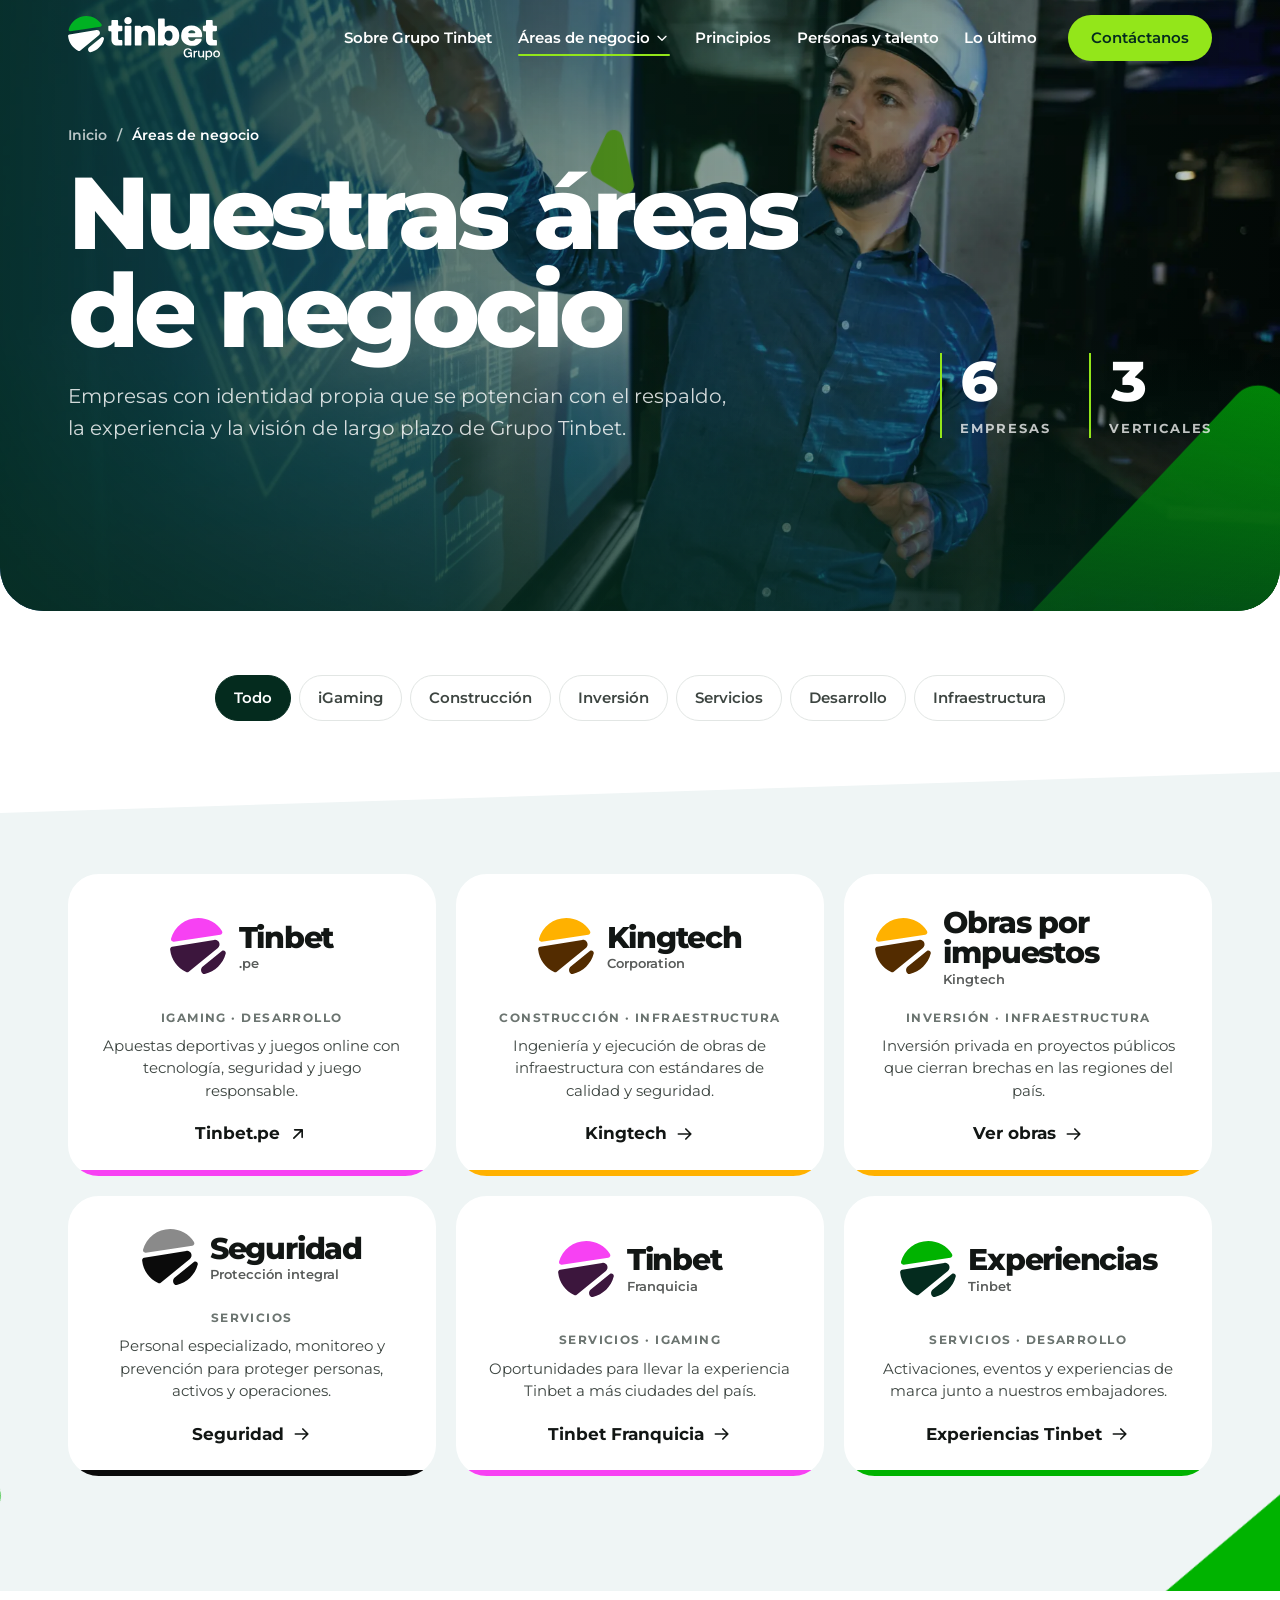
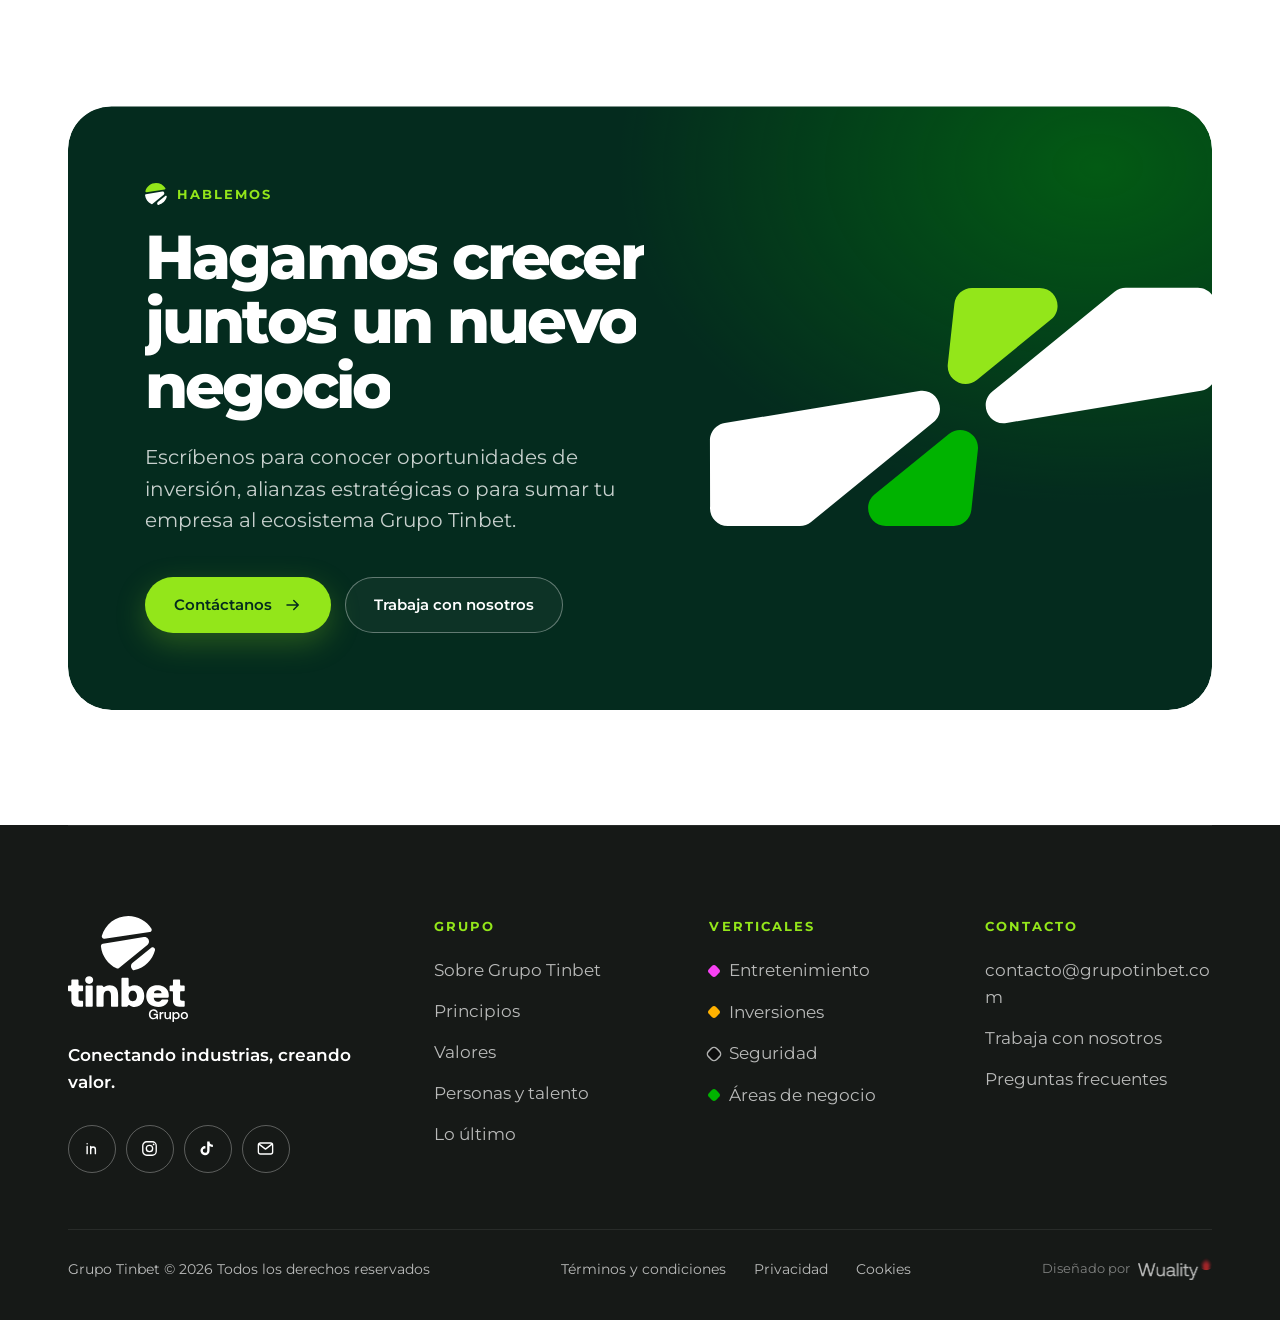
<file: areas-de-negocio.html>
<!doctype html>
<html lang="es">
<head>
  <meta charset="utf-8">
  <meta name="viewport" content="width=device-width, initial-scale=1">
  <title>Áreas de negocio | Grupo Tinbet</title>
  <meta name="description" content="Conoce las empresas y áreas de negocio de Grupo Tinbet: iGaming, construcción, inversión, servicios, desarrollo e infraestructura.">
  <meta name="theme-color" content="#042b1e">

  <meta property="og:type" content="website">
  <meta property="og:locale" content="es_PE">
  <meta property="og:title" content="Áreas de negocio | Grupo Tinbet">
  <meta property="og:description" content="Las empresas de Grupo Tinbet: iGaming, construcción, inversión, servicios, desarrollo e infraestructura.">
  <meta property="og:url" content="https://grupotinbet.pe/areas-de-negocio.html">
  <meta property="og:image" content="https://grupotinbet.pe/assets/img/og-image.jpg">

  <link rel="icon" href="assets/logos/simbolo.svg" type="image/svg+xml">
  <link rel="apple-touch-icon" href="assets/img/apple-touch-icon.png">

  <link rel="preconnect" href="https://fonts.googleapis.com">
  <link rel="preconnect" href="https://fonts.gstatic.com" crossorigin>
  <link href="https://fonts.googleapis.com/css2?family=Montserrat:wght@400;500;600;700;800&display=swap" rel="stylesheet">

  <link rel="stylesheet" href="css/styles.css?v=22">
  <script>document.documentElement.classList.add('js');</script>
</head>
<body>
  <!-- Formas del manual de marca (Elementos gráficos) y símbolo, reutilizables con <use> -->
  <svg class="sprite" aria-hidden="true" focusable="false">
    <defs>
      <path id="x-0" d="M813.3 538.2L443.7 839.7C434.1 847.5 422.1 851.8 409.6 851.8L192 851.8C160 851.8 135 824.1 138.4 792.2L137.9 588C140.4 563.9 158.8 544.4 182.7 540.4L770.5 443.2C825 434.2 856.2 503.3 813.3 538.2Z"/>
      <path id="x-1" d="M636.1 755.9L860.3 573.5C897.6 543.1 953.1 573.2 947.9 621.1L928.2 803.3C925.2 830.6 902.1 851.4 874.6 851.4L670.2 851.6C619.4 851.7 596.7 787.9 636.1 755.9Z"/>
      <path id="x-2" d="M991.6 445.2L1361.2 143.8C1370.8 135.9 1382.9 131.6 1395.3 131.6L1612.9 131.6C1644.9 131.6 1669.9 159.4 1666.6 191.2L1667.1 395.4C1664.5 419.6 1646.2 439 1622.2 443L1034.5 540.2C979.9 549.2 948.8 480.2 991.6 445.2Z"/>
      <path id="x-3" d="M1168.8 227.5L944.7 409.9C907.3 440.4 851.8 410.2 857 362.3L876.8 180.1C879.7 152.8 902.8 132.1 930.3 132L1134.7 131.8C1185.5 131.7 1208.2 195.5 1168.8 227.5Z"/>
      <path id="kite-0" d="M658.9 760.9L1085.6 200.7C1096.7 186.1 1112.6 175.8 1130.4 171.5L1442.8 96.5C1488.7 85.5 1534.1 116.7 1540.3 163.6L1611.4 456.6C1616.1 492.1 1596.5 526.4 1563.4 540.3L753.2 882.5C678 914.2 609.5 825.8 658.9 760.9Z"/>
      <path id="kite-1" d="M838.3 387.3L579.4 726.3C536.2 782.9 446.2 758.7 437.2 688.2L402.7 419.9C397.6 379.6 423.5 341.9 463 332.4L756.3 261.6C829.2 244 883.8 327.7 838.3 387.3Z"/>
      <path id="kite-2" d="M339.6 398.9L366 595.4C370.4 628.2 332.9 649.8 306.7 629.6L207.2 552.7C192.3 541.2 188.4 520.3 198.2 504.1L271.4 384.5C289.6 354.7 335 364.3 339.6 398.9Z"/>
      <path id="chev-0" d="M914.5 531.7L1356.5 63.5C1374.5 44.5 1403.1 39.8 1426.2 52.1L1609 175.8C1639.6 192.1 1649.4 231.2 1630 259.9L1498.6 454.9C1491.1 466.1 1480 474.3 1467.2 478.2L973.7 627.5C916.6 644.8 873.5 575.1 914.5 531.7Z"/>
      <path id="chev-1" d="M1275.9 600.1L977.1 690.9C927.2 706 920.8 773.9 966.8 798.2L1142 890.5C1168.3 904.3 1200.9 896.2 1217.5 871.5L1341.1 688.5C1371.9 643 1328.4 584.1 1275.9 600.1Z"/>
      <path id="chev-2" d="M842.1 826.9L400 1295.1C382 1314.2 353.5 1318.9 330.3 1306.6L147.5 1182.8C117 1166.6 107.2 1127.5 126.5 1098.8L257.9 903.7C265.4 892.5 276.5 884.3 289.4 880.5L782.8 731.1C840 713.8 883.1 783.5 842.1 826.9Z"/>
      <path id="chev-3" d="M480.6 758.6L779.5 667.8C829.3 652.6 835.8 584.7 789.7 560.4L614.5 468.1C588.2 454.3 555.7 462.5 539 487.1L415.4 670.2C384.7 715.7 428.1 774.5 480.6 758.6Z"/>
      <path id="sym-0" d="M777.2 532.2L318.5 608.1C304.6 610.4 294.8 623.1 296.3 637C308 746 376.3 838 471.3 883.1C480.5 887.5 491.4 886 499.3 879.6L817.1 620.4C856.9 588 827.9 523.8 777.2 532.2Z"/>
      <path id="sym-1" d="M603.6 294.6C462.7 294.6 343.8 388.9 306.5 517.8C301.2 536.5 316.8 554.5 336.1 551.6L843.9 475.3C863.2 472.4 872.8 450.5 862.1 434.2C806.9 350.1 711.7 294.6 603.6 294.6Z"/>
      <path id="sym-2" d="M860.7 653.3L652.4 822.7C626.2 844 629.6 880.3 650.9 899.3C657.2 904.9 666 906.6 674.2 904.7C786.1 878.5 874.5 791.6 903 680.7C909.2 656.4 880.7 637.3 861.1 652.9C861 653 860.8 653.1 860.7 653.3Z"/>
    </defs>
    <symbol id="i-symbol" viewBox="294.8 294.5 614.5 612.2">
      <use href="#sym-1" style="fill: var(--sym-a, currentColor)"/>
      <use href="#sym-0" style="fill: var(--sym-b, currentColor)"/>
      <use href="#sym-2" style="fill: var(--sym-b, currentColor)"/>
    </symbol>
    <symbol id="i-arrow" viewBox="0 0 24 24"><path d="M4 12h15m-6-6 6 6-6 6" fill="none" stroke="currentColor" stroke-width="2" stroke-linecap="round" stroke-linejoin="round"/></symbol>
    <symbol id="i-arrow-up-right" viewBox="0 0 24 24"><path d="M7 17 17 7M8 7h9v9" fill="none" stroke="currentColor" stroke-width="2" stroke-linecap="round" stroke-linejoin="round"/></symbol>
    <symbol id="i-chevron-down" viewBox="0 0 24 24"><path d="m6 9.5 6 6 6-6" fill="none" stroke="currentColor" stroke-width="2" stroke-linecap="round" stroke-linejoin="round"/></symbol>
    <symbol id="i-close" viewBox="0 0 24 24"><path d="m6 6 12 12M18 6 6 18" fill="none" stroke="currentColor" stroke-width="1.8" stroke-linecap="round"/></symbol>
    <symbol id="i-instagram" viewBox="0 0 24 24"><rect x="3.5" y="3.5" width="17" height="17" rx="5" fill="none" stroke="currentColor" stroke-width="1.7"/><circle cx="12" cy="12" r="4" fill="none" stroke="currentColor" stroke-width="1.7"/><circle cx="17.2" cy="6.8" r="1.1" fill="currentColor"/></symbol>
    <symbol id="i-linkedin" viewBox="0 0 24 24"><path d="M6.5 9.5v9M6.5 6v.01M11 18.5v-5.2c0-2 1.3-3.3 3-3.3s2.9 1.3 2.9 3.3v5.2M11 9.5v9" fill="none" stroke="currentColor" stroke-width="1.8" stroke-linecap="round"/></symbol>
    <symbol id="i-mail" viewBox="0 0 24 24"><rect x="3" y="5" width="18" height="14" rx="2.5" fill="none" stroke="currentColor" stroke-width="1.7"/><path d="m3.8 6.5 8.2 6.3 8.2-6.3" fill="none" stroke="currentColor" stroke-width="1.7" stroke-linejoin="round"/></symbol>
    <symbol id="i-tiktok" viewBox="0 0 24 24"><path d="M14.6 3h-3v11.7a2.75 2.75 0 1 1-2.2-2.7V9a5.75 5.75 0 1 0 5.2 5.7V8.8a7.2 7.2 0 0 0 4.2 1.4v-3a4.3 4.3 0 0 1-4.2-4.2Z" fill="currentColor"/></symbol>
  </svg>

  <a class="skip-link" href="#contenido">Saltar al contenido</a>

  <header class="site-header is-over-hero" data-header>
    <div class="scroll-progress" data-progress aria-hidden="true"></div>
    <div class="site-header__inner container">
      <a class="site-header__logo" href="index.html" aria-label="Grupo Tinbet, ir al inicio">
        <img class="logo-on-dark" src="assets/logos/logo-horizontal-negativo.svg" alt="Grupo Tinbet" width="152" height="44">
        <img class="logo-on-light" src="assets/logos/logo-horizontal.svg" alt="" width="152" height="44">
      </a>

      <button class="menu-toggle" type="button" aria-expanded="false" aria-controls="menu-principal" data-menu-toggle>
        <span class="menu-toggle__bars" aria-hidden="true"></span>
        <span class="sr-only">Abrir menú</span>
      </button>

      <nav class="site-nav" id="menu-principal" aria-label="Principal" data-menu>
        <ul class="site-nav__list">
          <li><a href="index.html#nosotros">Sobre Grupo Tinbet</a></li>
          <li class="has-sub">
            <a href="areas-de-negocio.html" class="is-current" aria-current="page">Áreas de negocio <svg class="caret" aria-hidden="true"><use href="#i-chevron-down"/></svg></a>
            <ul class="subnav">
              <li><a href="index.html#entretenimiento" style="--v: var(--c-ent)"><span class="subnav__dot"></span><span><strong>Entretenimiento</strong><small>Apuestas deportivas y juegos online</small></span></a></li>
              <li><a href="obras-por-impuestos.html" style="--v: var(--c-inv)"><span class="subnav__dot"></span><span><strong>Inversiones</strong><small>Obras por impuestos</small></span></a></li>
              <li><a href="index.html#seguridad" style="--v: var(--c-seg)"><span class="subnav__dot"></span><span><strong>Seguridad</strong><small>Protección integral</small></span></a></li>
            </ul>
          </li>
          <li><a href="index.html#principios">Principios</a></li>
          <li><a href="personas-y-talento.html">Personas y talento</a></li>
          <li><a href="lo-ultimo.html">Lo último</a></li>
        </ul>
        <a class="btn btn--header site-nav__cta" href="index.html#contacto">Contáctanos</a>
      </nav>
    </div>
  </header>

  <main id="contenido">

    <!-- ============ CABECERA ============ -->
    <section class="page-hero" aria-labelledby="page-title" data-hero>
      <div class="page-hero__media" aria-hidden="true">
        <img src="assets/img/areas-hero.webp" alt="" width="2000" height="1333" fetchpriority="high">
      </div>
      <svg class="side-shape page-hero__shape page-hero__shape--a" viewBox="873.5 39.8 775.9 605" aria-hidden="true" data-scroll-shape><use href="#chev-0"/></svg>
      <svg class="side-shape page-hero__shape page-hero__shape--b" viewBox="188.4 354.7 182 295.1" aria-hidden="true" data-scroll-shape><use href="#kite-2"/></svg>
      <div class="container page-hero__inner">
        <div>
          <nav class="breadcrumb" aria-label="Ruta de navegación" data-reveal>
            <a href="index.html">Inicio</a><span aria-hidden="true">/</span><span aria-current="page">Áreas de negocio</span>
          </nav>
          <h1 class="page-hero__title" id="page-title" data-split>Nuestras áreas de negocio</h1>
          <p class="page-hero__lead" data-reveal>Empresas con identidad propia que se potencian con el respaldo, la experiencia y la visión de largo plazo de Grupo Tinbet.</p>
        </div>
        <dl class="areas-stats" data-reveal>
          <div><dt data-count-to="6">6</dt><dd>Empresas</dd></div>
          <div><dt data-count-to="3">3</dt><dd>Verticales</dd></div>
        </dl>
      </div>
    </section>

    <!-- ============ DIRECTORIO ============ -->
    <section class="areas" aria-labelledby="areas-title">
      <div class="container">
        <header class="areas__head">
          <h2 class="sr-only" id="areas-title">Empresas de Grupo Tinbet</h2>
          <div class="filters" role="group" aria-label="Filtrar por área" data-reveal>
            <button class="filter" type="button" data-filter="todo" aria-pressed="true">Todo</button>
            <button class="filter" type="button" data-filter="igaming" aria-pressed="false">iGaming</button>
            <button class="filter" type="button" data-filter="construccion" aria-pressed="false">Construcción</button>
            <button class="filter" type="button" data-filter="inversion" aria-pressed="false">Inversión</button>
            <button class="filter" type="button" data-filter="servicios" aria-pressed="false">Servicios</button>
            <button class="filter" type="button" data-filter="desarrollo" aria-pressed="false">Desarrollo</button>
            <button class="filter" type="button" data-filter="infraestructura" aria-pressed="false">Infraestructura</button>
          </div>
        </header>
      </div>

      <div class="areas__board">
        <svg class="side-shape areas__shape areas__shape--a" viewBox="596.7 543.1 356.4 308.6" aria-hidden="true" data-scroll-shape><use href="#x-1"/></svg>
        <svg class="side-shape areas__shape areas__shape--b" viewBox="609.5 85.5 1006.6 828.7" aria-hidden="true" data-scroll-shape><use href="#kite-0"/></svg>
        <div class="container">
          <div class="brand-grid" data-filter-grid>
            <article class="brand-card" data-category="igaming desarrollo" style="--v: var(--c-ent); --v-ink: var(--c-ent-dark); --v-dark: var(--c-ent-dark)">
              <a class="brand-card__link" href="https://tinbet.pe" target="_blank" rel="noopener">
                <span class="brand-card__logo"><svg class="brand-card__sym" aria-hidden="true"><use href="#i-symbol"/></svg><span class="brand-card__name">Tinbet<small>.pe</small></span></span>
                <span class="brand-card__tags">iGaming · Desarrollo</span>
                <span class="brand-card__desc">Apuestas deportivas y juegos online con tecnología, seguridad y juego responsable.</span>
                <span class="brand-card__cta">Tinbet.pe <svg aria-hidden="true"><use href="#i-arrow-up-right"/></svg></span>
              </a>
            </article>
            <article class="brand-card" data-category="construccion infraestructura" style="--v: var(--c-inv); --v-ink: var(--c-inv-dark); --v-dark: var(--c-inv-dark)">
              <a class="brand-card__link" href="obras-por-impuestos.html">
                <span class="brand-card__logo"><svg class="brand-card__sym" aria-hidden="true"><use href="#i-symbol"/></svg><span class="brand-card__name">Kingtech<small>Corporation</small></span></span>
                <span class="brand-card__tags">Construcción · Infraestructura</span>
                <span class="brand-card__desc">Ingeniería y ejecución de obras de infraestructura con estándares de calidad y seguridad.</span>
                <span class="brand-card__cta">Kingtech <svg aria-hidden="true"><use href="#i-arrow"/></svg></span>
              </a>
            </article>
            <article class="brand-card" data-category="inversion infraestructura" style="--v: var(--c-inv); --v-ink: var(--c-inv-dark); --v-dark: var(--c-inv-dark)">
              <a class="brand-card__link" href="obras-por-impuestos.html#obras">
                <span class="brand-card__logo"><svg class="brand-card__sym" aria-hidden="true"><use href="#i-symbol"/></svg><span class="brand-card__name">Obras por impuestos<small>Kingtech</small></span></span>
                <span class="brand-card__tags">Inversión · Infraestructura</span>
                <span class="brand-card__desc">Inversión privada en proyectos públicos que cierran brechas en las regiones del país.</span>
                <span class="brand-card__cta">Ver obras <svg aria-hidden="true"><use href="#i-arrow"/></svg></span>
              </a>
            </article>
            <article class="brand-card" data-category="servicios" style="--v: var(--c-seg); --v-ink: var(--c-white); --v-dark: var(--c-seg); --v-sym: #8a8a8a">
              <a class="brand-card__link" href="index.html#seguridad">
                <span class="brand-card__logo"><svg class="brand-card__sym" aria-hidden="true"><use href="#i-symbol"/></svg><span class="brand-card__name">Seguridad<small>Protección integral</small></span></span>
                <span class="brand-card__tags">Servicios</span>
                <span class="brand-card__desc">Personal especializado, monitoreo y prevención para proteger personas, activos y operaciones.</span>
                <span class="brand-card__cta">Seguridad <svg aria-hidden="true"><use href="#i-arrow"/></svg></span>
              </a>
            </article>
            <article class="brand-card" data-category="servicios igaming" style="--v: var(--c-ent); --v-ink: var(--c-ent-dark); --v-dark: var(--c-ent-dark)">
              <a class="brand-card__link" href="index.html#entretenimiento">
                <span class="brand-card__logo"><svg class="brand-card__sym" aria-hidden="true"><use href="#i-symbol"/></svg><span class="brand-card__name">Tinbet<small>Franquicia</small></span></span>
                <span class="brand-card__tags">Servicios · iGaming</span>
                <span class="brand-card__desc">Oportunidades para llevar la experiencia Tinbet a más ciudades del país.</span>
                <span class="brand-card__cta">Tinbet Franquicia <svg aria-hidden="true"><use href="#i-arrow"/></svg></span>
              </a>
            </article>
            <article class="brand-card" data-category="servicios desarrollo" style="--v: var(--c-green); --v-ink: var(--c-forest); --v-dark: var(--c-forest)">
              <a class="brand-card__link" href="lo-ultimo.html">
                <span class="brand-card__logo"><svg class="brand-card__sym" aria-hidden="true"><use href="#i-symbol"/></svg><span class="brand-card__name">Experiencias<small>Tinbet</small></span></span>
                <span class="brand-card__tags">Servicios · Desarrollo</span>
                <span class="brand-card__desc">Activaciones, eventos y experiencias de marca junto a nuestros embajadores.</span>
                <span class="brand-card__cta">Experiencias Tinbet <svg aria-hidden="true"><use href="#i-arrow"/></svg></span>
              </a>
            </article>
          </div>
          <p class="news-empty" data-news-empty hidden>Pronto sumaremos empresas en esta área.</p>
        </div>
      </div>
    </section>

    <!-- ============ CTA ============ -->
    <section class="cta cta--areas" id="contacto" aria-labelledby="cta-title">
      <div class="container">
        <div class="cta__box" data-reveal="clip">
          <div class="cta__copy">
            <p class="eyebrow eyebrow--light"><svg class="eyebrow__sym" aria-hidden="true"><use href="#i-symbol"/></svg> Hablemos</p>
            <h2 class="cta__title" id="cta-title" data-split>Hagamos crecer juntos un nuevo negocio</h2>
            <p class="cta__text">Escríbenos para conocer oportunidades de inversión, alianzas estratégicas o para sumar tu empresa al ecosistema Grupo Tinbet.</p>
            <div class="cta__actions">
              <a class="btn btn--lime" href="mailto:contacto@grupotinbet.com">Contáctanos <svg aria-hidden="true"><use href="#i-arrow"/></svg></a>
              <a class="btn btn--ghost-light" href="personas-y-talento.html#vacantes">Trabaja con nosotros</a>
            </div>
          </div>
          <svg class="cta__art" viewBox="120 120 1565 750" aria-hidden="true">
            <g class="cta-piece" style="--d: 0"><use href="#x-0" class="fill-white"/></g>
            <g class="cta-piece" style="--d: 1"><use href="#x-1" class="fill-green"/></g>
            <g class="cta-piece" style="--d: 2"><use href="#x-2" class="fill-white"/></g>
            <g class="cta-piece" style="--d: 3"><use href="#x-3" class="fill-lime"/></g>
          </svg>
        </div>
      </div>
    </section>
  </main>

  <footer class="site-footer">
    <div class="container">
      <div class="site-footer__top">
        <div class="site-footer__brand">
          <img src="assets/logos/logo-vertical-white.svg" alt="Grupo Tinbet" width="150" height="133" loading="lazy">
          <p>Conectando industrias, creando valor.</p>
          <ul class="social" aria-label="Redes sociales">
            <li><a class="circle-btn" href="https://www.linkedin.com/" target="_blank" rel="noopener" aria-label="LinkedIn"><svg aria-hidden="true"><use href="#i-linkedin"/></svg></a></li>
            <li><a class="circle-btn" href="https://www.instagram.com/" target="_blank" rel="noopener" aria-label="Instagram"><svg aria-hidden="true"><use href="#i-instagram"/></svg></a></li>
            <li><a class="circle-btn" href="https://www.tiktok.com/" target="_blank" rel="noopener" aria-label="TikTok"><svg aria-hidden="true"><use href="#i-tiktok"/></svg></a></li>
            <li><a class="circle-btn" href="mailto:contacto@grupotinbet.com" aria-label="Correo electrónico"><svg aria-hidden="true"><use href="#i-mail"/></svg></a></li>
          </ul>
        </div>

        <nav class="site-footer__col" aria-label="Grupo">
          <h2 class="site-footer__heading">Grupo</h2>
          <ul>
            <li><a href="index.html#nosotros">Sobre Grupo Tinbet</a></li>
            <li><a href="index.html#principios">Principios</a></li>
            <li><a href="index.html#valores">Valores</a></li>
            <li><a href="personas-y-talento.html">Personas y talento</a></li>
            <li><a href="lo-ultimo.html">Lo último</a></li>
          </ul>
        </nav>

        <nav class="site-footer__col" aria-label="Verticales">
          <h2 class="site-footer__heading">Verticales</h2>
          <ul class="site-footer__verticals">
            <li><a href="index.html#entretenimiento" style="--v: var(--c-ent)"><span class="dot"></span>Entretenimiento</a></li>
            <li><a href="obras-por-impuestos.html" style="--v: var(--c-inv)"><span class="dot"></span>Inversiones</a></li>
            <li><a href="index.html#seguridad" style="--v: var(--c-seg)"><span class="dot dot--seg"></span>Seguridad</a></li>
            <li><a href="areas-de-negocio.html" style="--v: var(--c-green)" aria-current="page"><span class="dot"></span>Áreas de negocio</a></li>
          </ul>
        </nav>

        <div class="site-footer__col">
          <h2 class="site-footer__heading">Contacto</h2>
          <ul>
            <li><a href="mailto:contacto@grupotinbet.com">contacto@grupotinbet.com</a></li>
            <li><a href="personas-y-talento.html#vacantes">Trabaja con nosotros</a></li>
            <li><a href="index.html#faq">Preguntas frecuentes</a></li>
          </ul>
        </div>
      </div>

      <div class="site-footer__bottom" id="legales">
        <p>Grupo Tinbet © <span data-year>2026</span> Todos los derechos reservados</p>
        <ul class="site-footer__legal">
          <li><a href="#legales">Términos y condiciones</a></li>
          <li><a href="#legales">Privacidad</a></li>
          <li><a href="#legales">Cookies</a></li>
        </ul>
        <a class="site-footer__credit" href="https://wuality.com" target="_blank" rel="noopener">Diseñado por <img src="assets/logos/wuality-blanco.webp" alt="Wuality" width="74" height="22" loading="lazy"></a>
      </div>
    </div>
  </footer>

  <script src="js/main.js?v=22" defer></script>
</body>
</html>
</file>
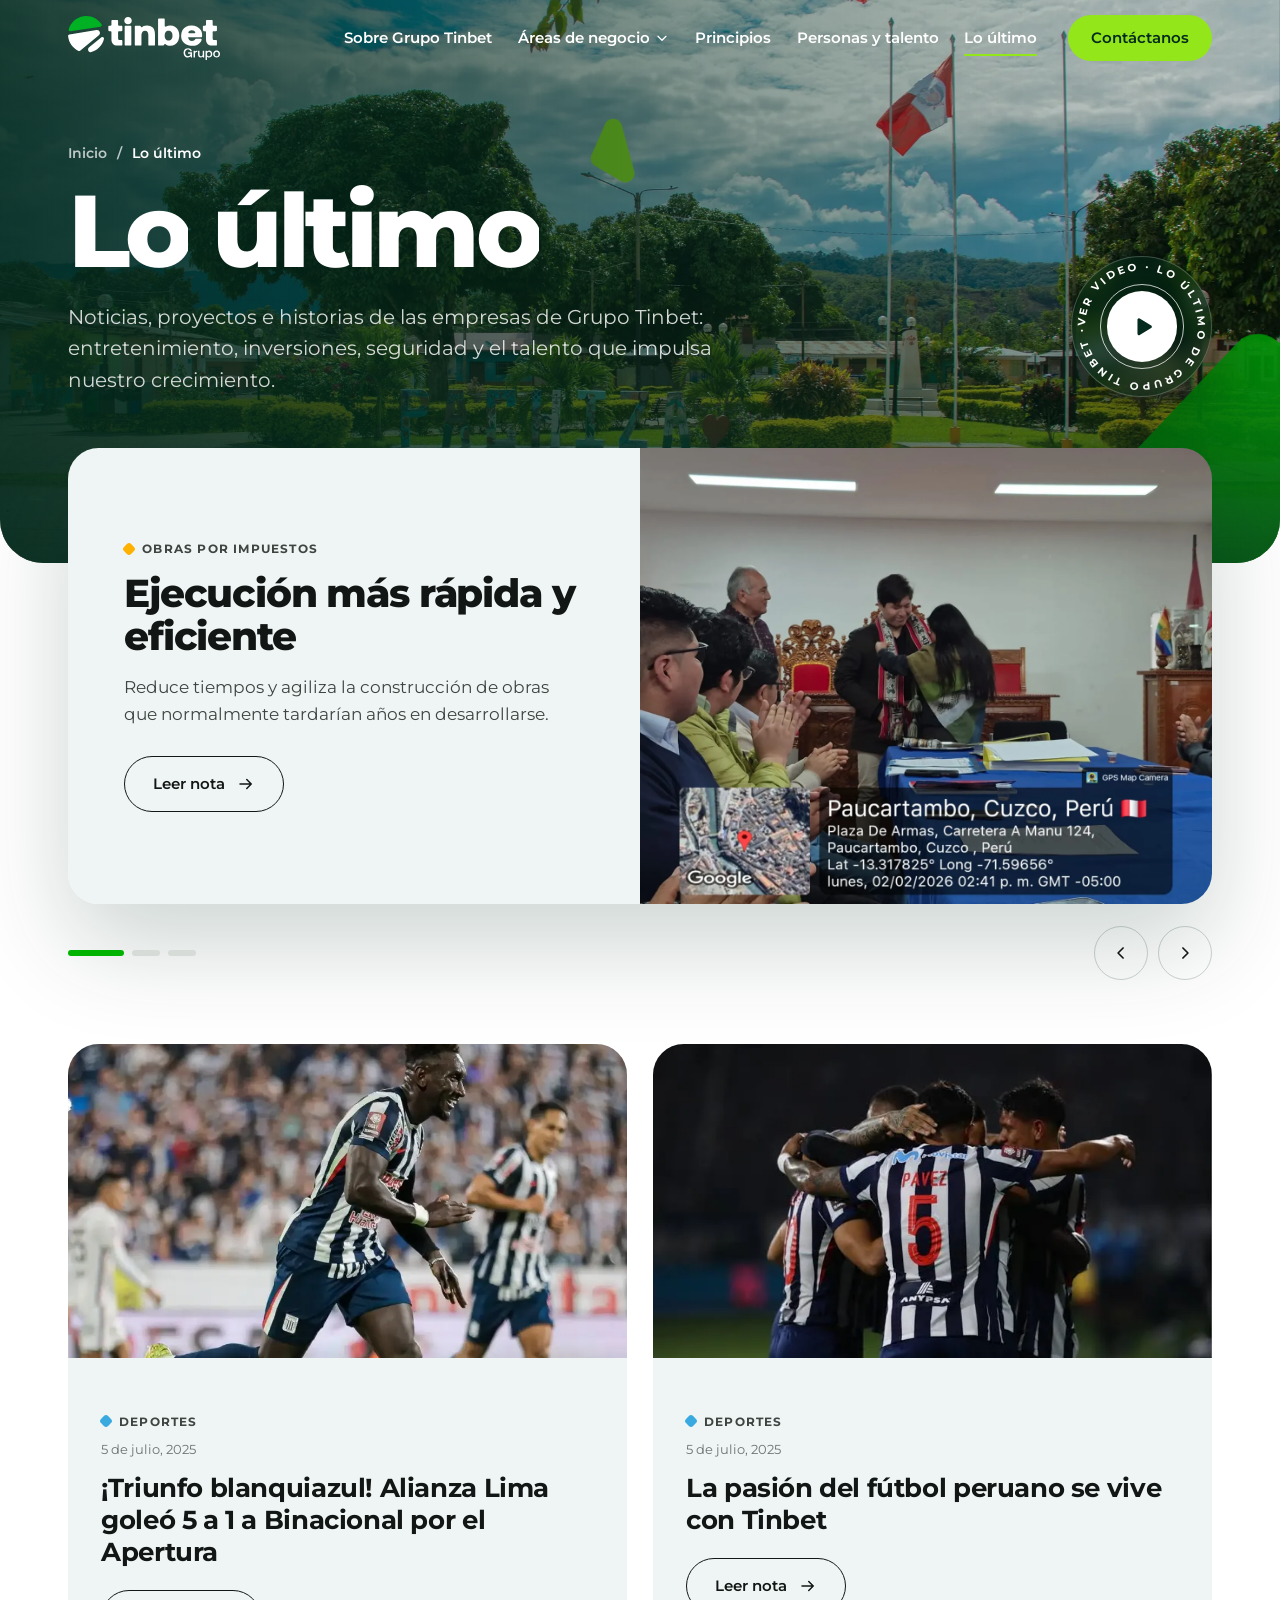
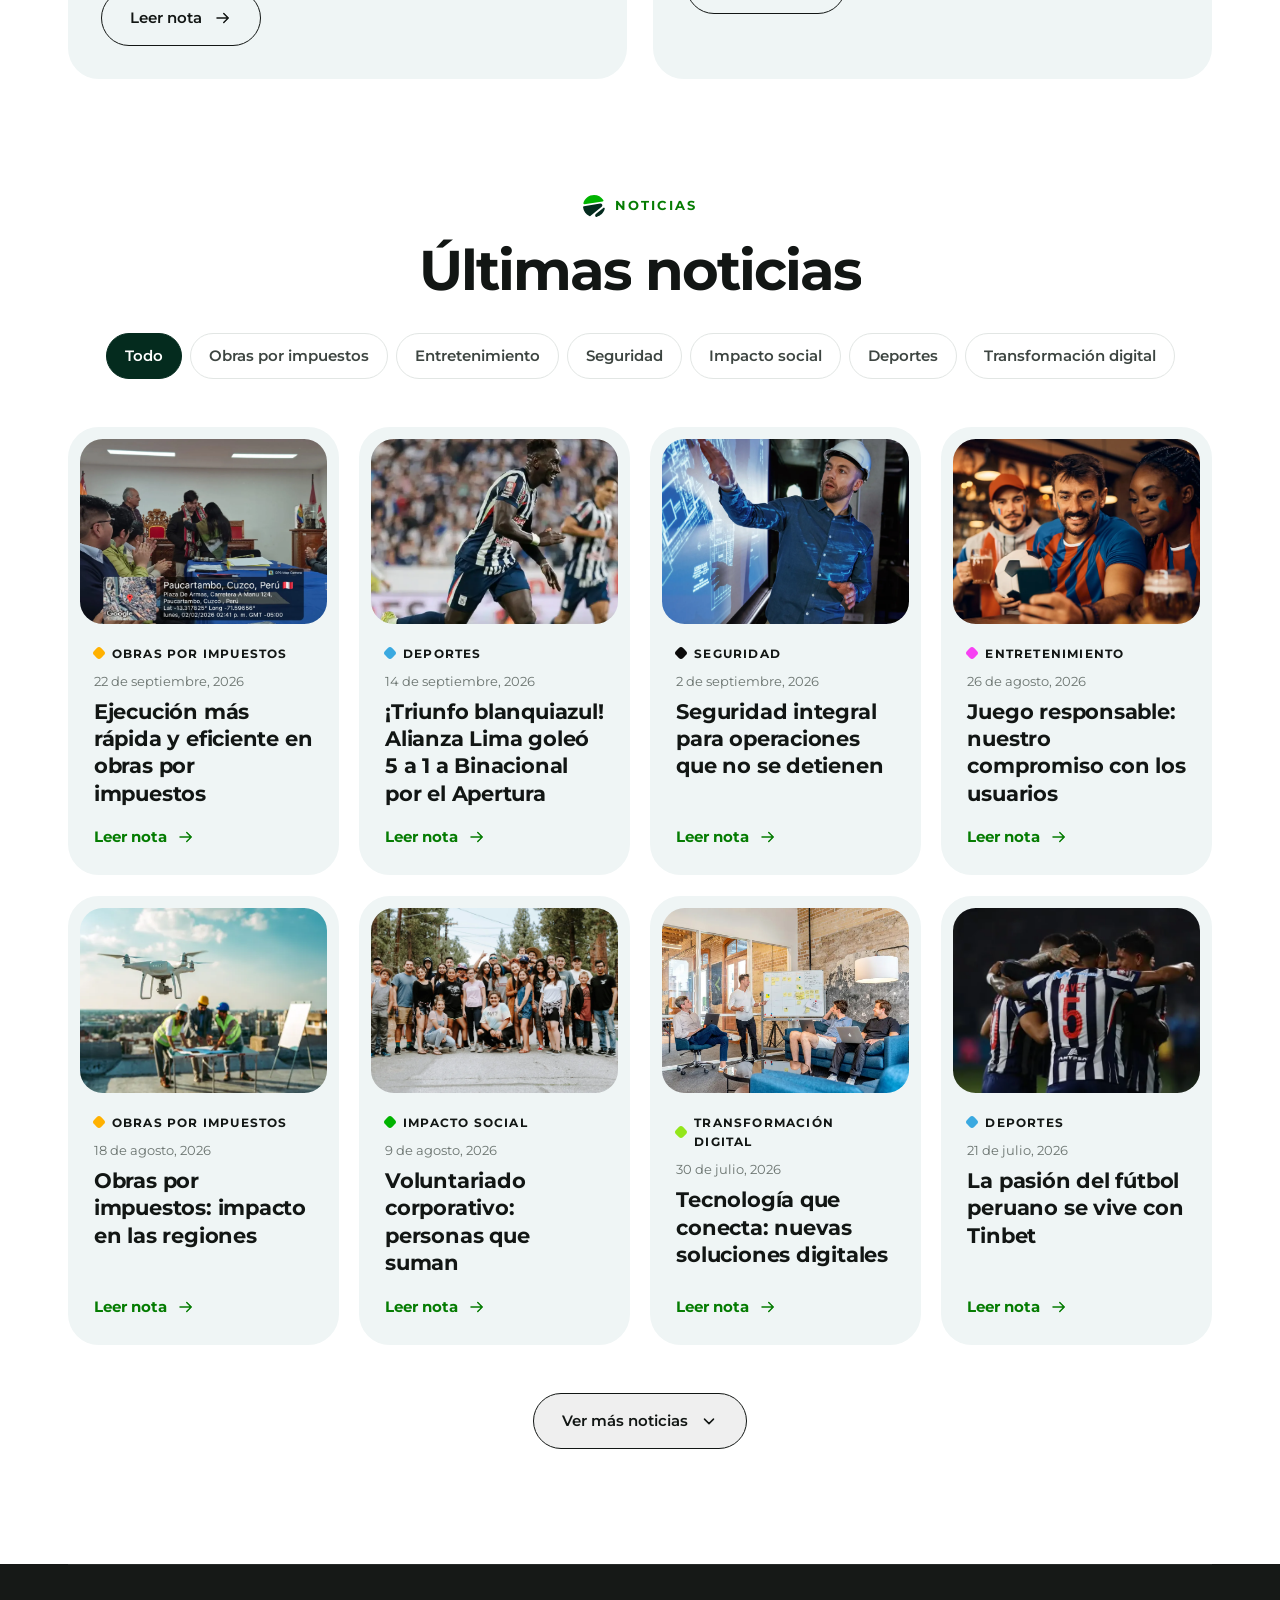
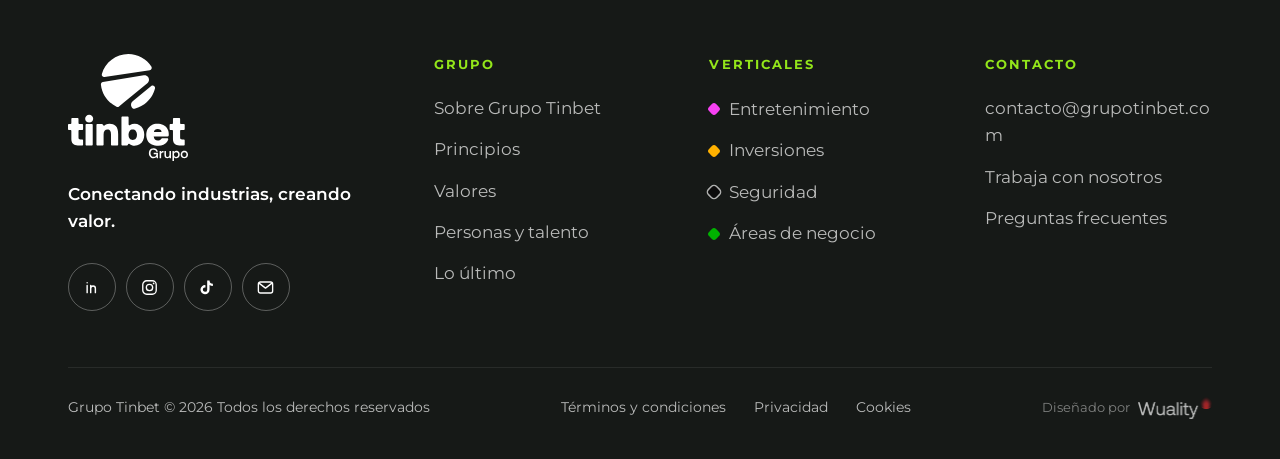
<file: lo-ultimo.html>
<!doctype html>
<html lang="es">
<head>
  <meta charset="utf-8">
  <meta name="viewport" content="width=device-width, initial-scale=1">
  <title>Lo último | Grupo Tinbet</title>
  <meta name="description" content="Noticias, proyectos e historias de las empresas de Grupo Tinbet: entretenimiento, inversiones, seguridad y talento.">
  <meta name="theme-color" content="#042b1e">

  <meta property="og:type" content="website">
  <meta property="og:locale" content="es_PE">
  <meta property="og:title" content="Lo último | Grupo Tinbet">
  <meta property="og:description" content="Noticias, proyectos e historias de las empresas de Grupo Tinbet: entretenimiento, inversiones, seguridad y talento.">
  <meta property="og:url" content="https://grupotinbet.pe/">
  <meta property="og:image" content="https://grupotinbet.pe/assets/img/og-image.jpg">

  <link rel="icon" href="assets/logos/simbolo.svg" type="image/svg+xml">
  <link rel="apple-touch-icon" href="assets/img/apple-touch-icon.png">

  <link rel="preconnect" href="https://fonts.googleapis.com">
  <link rel="preconnect" href="https://fonts.gstatic.com" crossorigin>
  <link href="https://fonts.googleapis.com/css2?family=Montserrat:wght@400;500;600;700;800&display=swap" rel="stylesheet">

  <link rel="stylesheet" href="css/styles.css?v=22">
  <script>document.documentElement.classList.add('js');</script>
</head>
<body>
  <!-- Formas del manual de marca (Elementos gráficos) y símbolo, reutilizables con <use> -->
  <svg class="sprite" aria-hidden="true" focusable="false">
    <defs>
      <path id="x-0" d="M813.3 538.2L443.7 839.7C434.1 847.5 422.1 851.8 409.6 851.8L192 851.8C160 851.8 135 824.1 138.4 792.2L137.9 588C140.4 563.9 158.8 544.4 182.7 540.4L770.5 443.2C825 434.2 856.2 503.3 813.3 538.2Z"/>
      <path id="x-1" d="M636.1 755.9L860.3 573.5C897.6 543.1 953.1 573.2 947.9 621.1L928.2 803.3C925.2 830.6 902.1 851.4 874.6 851.4L670.2 851.6C619.4 851.7 596.7 787.9 636.1 755.9Z"/>
      <path id="x-2" d="M991.6 445.2L1361.2 143.8C1370.8 135.9 1382.9 131.6 1395.3 131.6L1612.9 131.6C1644.9 131.6 1669.9 159.4 1666.6 191.2L1667.1 395.4C1664.5 419.6 1646.2 439 1622.2 443L1034.5 540.2C979.9 549.2 948.8 480.2 991.6 445.2Z"/>
      <path id="x-3" d="M1168.8 227.5L944.7 409.9C907.3 440.4 851.8 410.2 857 362.3L876.8 180.1C879.7 152.8 902.8 132.1 930.3 132L1134.7 131.8C1185.5 131.7 1208.2 195.5 1168.8 227.5Z"/>
      <path id="kite-0" d="M658.9 760.9L1085.6 200.7C1096.7 186.1 1112.6 175.8 1130.4 171.5L1442.8 96.5C1488.7 85.5 1534.1 116.7 1540.3 163.6L1611.4 456.6C1616.1 492.1 1596.5 526.4 1563.4 540.3L753.2 882.5C678 914.2 609.5 825.8 658.9 760.9Z"/>
      <path id="kite-1" d="M838.3 387.3L579.4 726.3C536.2 782.9 446.2 758.7 437.2 688.2L402.7 419.9C397.6 379.6 423.5 341.9 463 332.4L756.3 261.6C829.2 244 883.8 327.7 838.3 387.3Z"/>
      <path id="kite-2" d="M339.6 398.9L366 595.4C370.4 628.2 332.9 649.8 306.7 629.6L207.2 552.7C192.3 541.2 188.4 520.3 198.2 504.1L271.4 384.5C289.6 354.7 335 364.3 339.6 398.9Z"/>
      <path id="chev-0" d="M914.5 531.7L1356.5 63.5C1374.5 44.5 1403.1 39.8 1426.2 52.1L1609 175.8C1639.6 192.1 1649.4 231.2 1630 259.9L1498.6 454.9C1491.1 466.1 1480 474.3 1467.2 478.2L973.7 627.5C916.6 644.8 873.5 575.1 914.5 531.7Z"/>
      <path id="chev-1" d="M1275.9 600.1L977.1 690.9C927.2 706 920.8 773.9 966.8 798.2L1142 890.5C1168.3 904.3 1200.9 896.2 1217.5 871.5L1341.1 688.5C1371.9 643 1328.4 584.1 1275.9 600.1Z"/>
      <path id="chev-2" d="M842.1 826.9L400 1295.1C382 1314.2 353.5 1318.9 330.3 1306.6L147.5 1182.8C117 1166.6 107.2 1127.5 126.5 1098.8L257.9 903.7C265.4 892.5 276.5 884.3 289.4 880.5L782.8 731.1C840 713.8 883.1 783.5 842.1 826.9Z"/>
      <path id="chev-3" d="M480.6 758.6L779.5 667.8C829.3 652.6 835.8 584.7 789.7 560.4L614.5 468.1C588.2 454.3 555.7 462.5 539 487.1L415.4 670.2C384.7 715.7 428.1 774.5 480.6 758.6Z"/>
      <path id="sym-0" d="M777.2 532.2L318.5 608.1C304.6 610.4 294.8 623.1 296.3 637C308 746 376.3 838 471.3 883.1C480.5 887.5 491.4 886 499.3 879.6L817.1 620.4C856.9 588 827.9 523.8 777.2 532.2Z"/>
      <path id="sym-1" d="M603.6 294.6C462.7 294.6 343.8 388.9 306.5 517.8C301.2 536.5 316.8 554.5 336.1 551.6L843.9 475.3C863.2 472.4 872.8 450.5 862.1 434.2C806.9 350.1 711.7 294.6 603.6 294.6Z"/>
      <path id="sym-2" d="M860.7 653.3L652.4 822.7C626.2 844 629.6 880.3 650.9 899.3C657.2 904.9 666 906.6 674.2 904.7C786.1 878.5 874.5 791.6 903 680.7C909.2 656.4 880.7 637.3 861.1 652.9C861 653 860.8 653.1 860.7 653.3Z"/>
      <filter id="f-gray"><feColorMatrix type="saturate" values="0"/></filter>
    </defs>
    <symbol id="i-symbol" viewBox="294.8 294.5 614.5 612.2">
      <use href="#sym-1" style="fill: var(--sym-a, currentColor)"/>
      <use href="#sym-0" style="fill: var(--sym-b, currentColor)"/>
      <use href="#sym-2" style="fill: var(--sym-b, currentColor)"/>
    </symbol>
    <symbol id="i-whatsapp" viewBox="0 0 24 24"><path d="M12 2.5a9.4 9.4 0 0 0-8.1 14.2L2.6 21.5l4.9-1.3A9.4 9.4 0 1 0 12 2.5Zm0 17.2a7.8 7.8 0 0 1-4-1.1l-.3-.2-2.9.8.8-2.8-.2-.3A7.8 7.8 0 1 1 12 19.7Zm4.3-5.8c-.2-.1-1.4-.7-1.6-.8s-.4-.1-.5.1-.6.8-.8.9-.3.2-.5.1a6.4 6.4 0 0 1-1.9-1.2 7.1 7.1 0 0 1-1.3-1.6c-.1-.2 0-.4.1-.5l.4-.4.2-.4a.4.4 0 0 0 0-.4l-.7-1.7c-.2-.5-.4-.4-.5-.4h-.5a.9.9 0 0 0-.7.3 2.8 2.8 0 0 0-.9 2.1 4.9 4.9 0 0 0 1 2.6 11.2 11.2 0 0 0 4.3 3.8c1.6.7 2.2.7 3 .6a2.5 2.5 0 0 0 1.7-1.2 2 2 0 0 0 .1-1.2c0-.1-.2-.2-.4-.3Z" fill="currentColor"/></symbol>
    <symbol id="i-facebook" viewBox="0 0 24 24"><path d="M13.5 21v-7.5h2.5l.4-3h-2.9V8.6c0-.9.2-1.4 1.5-1.4h1.5V4.5a20 20 0 0 0-2.2-.1c-2.2 0-3.7 1.3-3.7 3.8v2.3H8v3h2.6V21Z" fill="currentColor"/></symbol>
    <symbol id="i-x" viewBox="0 0 24 24"><path d="M17.8 3.5h3l-6.6 7.5 7.8 9.5h-6.1l-4.8-6-5.4 6H2.6l7-8L2.2 3.5h6.2l4.3 5.5Zm-1 15.3h1.7L7.3 5.1H5.5Z" fill="currentColor"/></symbol>
    <symbol id="i-arrow" viewBox="0 0 24 24"><path d="M4 12h15m-6-6 6 6-6 6" fill="none" stroke="currentColor" stroke-width="2" stroke-linecap="round" stroke-linejoin="round"/></symbol>
    <symbol id="i-arrow-up-right" viewBox="0 0 24 24"><path d="M7 17 17 7M8 7h9v9" fill="none" stroke="currentColor" stroke-width="2" stroke-linecap="round" stroke-linejoin="round"/></symbol>
    <symbol id="i-chevron-down" viewBox="0 0 24 24"><path d="m6 9.5 6 6 6-6" fill="none" stroke="currentColor" stroke-width="2" stroke-linecap="round" stroke-linejoin="round"/></symbol>
    <symbol id="i-chevron-left" viewBox="0 0 24 24"><path d="m14.5 6-6 6 6 6" fill="none" stroke="currentColor" stroke-width="2" stroke-linecap="round" stroke-linejoin="round"/></symbol>
    <symbol id="i-chevron-right" viewBox="0 0 24 24"><path d="m9.5 6 6 6-6 6" fill="none" stroke="currentColor" stroke-width="2" stroke-linecap="round" stroke-linejoin="round"/></symbol>
    <symbol id="i-play" viewBox="0 0 24 24"><path d="M8.5 6.3v11.4a1.2 1.2 0 0 0 1.82 1.03l9.3-5.7a1.2 1.2 0 0 0 0-2.06l-9.3-5.7A1.2 1.2 0 0 0 8.5 6.3Z" fill="currentColor"/></symbol>
    <symbol id="i-plus" viewBox="0 0 24 24"><path d="M12 4v16M4 12h16" fill="none" stroke="currentColor" stroke-width="1.8" stroke-linecap="round"/></symbol>
    <symbol id="i-close" viewBox="0 0 24 24"><path d="m6 6 12 12M18 6 6 18" fill="none" stroke="currentColor" stroke-width="1.8" stroke-linecap="round"/></symbol>
    <symbol id="i-growth" viewBox="0 0 24 24"><path d="M3 20h18M5 16l4.5-4.5 3.5 3.5L20 8m0 0h-5m5 0v5" fill="none" stroke="currentColor" stroke-width="1.8" stroke-linecap="round" stroke-linejoin="round"/></symbol>
    <symbol id="i-shield" viewBox="0 0 24 24"><path d="M12 3 4.5 6v5.5c0 4.6 3.1 8.4 7.5 9.5 4.4-1.1 7.5-4.9 7.5-9.5V6L12 3Z" fill="none" stroke="currentColor" stroke-width="1.8" stroke-linejoin="round"/><path d="m8.8 12.2 2.2 2.2 4.4-4.6" fill="none" stroke="currentColor" stroke-width="1.8" stroke-linecap="round" stroke-linejoin="round"/></symbol>
    <symbol id="i-link" viewBox="0 0 24 24"><path d="M10 14a4 4 0 0 0 5.7 0l3.1-3.1a4 4 0 0 0-5.7-5.7l-1.2 1.2M14 10a4 4 0 0 0-5.7 0l-3.1 3.1a4 4 0 0 0 5.7 5.7l1.2-1.2" fill="none" stroke="currentColor" stroke-width="1.8" stroke-linecap="round" stroke-linejoin="round"/></symbol>
    <symbol id="i-refresh" viewBox="0 0 24 24"><path d="M20 11a8 8 0 0 0-14.3-4.9L4 8m0-4v4h4M4 13a8 8 0 0 0 14.3 4.9L20 16m0 4v-4h-4" fill="none" stroke="currentColor" stroke-width="1.8" stroke-linecap="round" stroke-linejoin="round"/></symbol>
    <symbol id="i-instagram" viewBox="0 0 24 24"><rect x="3.5" y="3.5" width="17" height="17" rx="5" fill="none" stroke="currentColor" stroke-width="1.7"/><circle cx="12" cy="12" r="4" fill="none" stroke="currentColor" stroke-width="1.7"/><circle cx="17.2" cy="6.8" r="1.1" fill="currentColor"/></symbol>
    <symbol id="i-linkedin" viewBox="0 0 24 24"><path d="M6.5 9.5v9M6.5 6v.01M11 18.5v-5.2c0-2 1.3-3.3 3-3.3s2.9 1.3 2.9 3.3v5.2M11 9.5v9" fill="none" stroke="currentColor" stroke-width="1.8" stroke-linecap="round"/></symbol>
    <symbol id="i-mail" viewBox="0 0 24 24"><rect x="3" y="5" width="18" height="14" rx="2.5" fill="none" stroke="currentColor" stroke-width="1.7"/><path d="m3.8 6.5 8.2 6.3 8.2-6.3" fill="none" stroke="currentColor" stroke-width="1.7" stroke-linejoin="round"/></symbol>
    <symbol id="i-tiktok" viewBox="0 0 24 24"><path d="M14.6 3h-3v11.7a2.75 2.75 0 1 1-2.2-2.7V9a5.75 5.75 0 1 0 5.2 5.7V8.8a7.2 7.2 0 0 0 4.2 1.4v-3a4.3 4.3 0 0 1-4.2-4.2Z" fill="currentColor"/></symbol>
    <symbol id="i-youtube" viewBox="0 0 24 24"><path d="M22 8.2a3 3 0 0 0-2.1-2.1C18 5.6 12 5.6 12 5.6s-6 0-7.9.5A3 3 0 0 0 2 8.2 31 31 0 0 0 1.6 12 31 31 0 0 0 2 15.8a3 3 0 0 0 2.1 2.1c1.9.5 7.9.5 7.9.5s6 0 7.9-.5a3 3 0 0 0 2.1-2.1 31 31 0 0 0 .4-3.8 31 31 0 0 0-.4-3.8Z" fill="currentColor"/><path d="m10 15.1 5.2-3.1L10 8.9Z" fill="#1d1d1b"/></symbol>
  </svg>

  <a class="skip-link" href="#contenido">Saltar al contenido</a>

  <header class="site-header is-over-hero" data-header>
    <div class="scroll-progress" data-progress aria-hidden="true"></div>
    <div class="site-header__inner container">
      <a class="site-header__logo" href="index.html" aria-label="Grupo Tinbet, ir al inicio">
        <img class="logo-on-dark" src="assets/logos/logo-horizontal-negativo.svg" alt="Grupo Tinbet" width="152" height="44">
        <img class="logo-on-light" src="assets/logos/logo-horizontal.svg" alt="" width="152" height="44">
      </a>

      <button class="menu-toggle" type="button" aria-expanded="false" aria-controls="menu-principal" data-menu-toggle>
        <span class="menu-toggle__bars" aria-hidden="true"></span>
        <span class="sr-only">Abrir menú</span>
      </button>

      <nav class="site-nav" id="menu-principal" aria-label="Principal" data-menu>
        <ul class="site-nav__list">
          <li><a href="index.html#nosotros">Sobre Grupo Tinbet</a></li>
          <li class="has-sub">
            <a href="areas-de-negocio.html">Áreas de negocio <svg class="caret" aria-hidden="true"><use href="#i-chevron-down"/></svg></a>
            <ul class="subnav">
              <li><a href="index.html#entretenimiento" style="--v: var(--c-ent)"><span class="subnav__dot"></span><span><strong>Entretenimiento</strong><small>Apuestas deportivas y juegos online</small></span></a></li>
              <li><a href="obras-por-impuestos.html" style="--v: var(--c-inv)"><span class="subnav__dot"></span><span><strong>Inversiones</strong><small>Obras por impuestos</small></span></a></li>
              <li><a href="index.html#seguridad" style="--v: var(--c-seg)"><span class="subnav__dot"></span><span><strong>Seguridad</strong><small>Protección integral</small></span></a></li>
            </ul>
          </li>
          <li><a href="index.html#principios">Principios</a></li>
          <li><a href="personas-y-talento.html">Personas y talento</a></li>
          <li><a href="lo-ultimo.html" class="is-current" aria-current="page">Lo último</a></li>
        </ul>
        <a class="btn btn--header site-nav__cta" href="index.html#contacto">Contáctanos</a>
      </nav>
    </div>
  </header>

  <main id="contenido">

    <!-- ============ CABECERA ============ -->
    <section class="page-hero" aria-labelledby="page-title" data-hero>
      <div class="page-hero__media" aria-hidden="true">
        <img src="assets/img/lo-ultimo-hero.webp" alt="" width="2000" height="1130" fetchpriority="high">
      </div>
      <svg class="side-shape page-hero__shape page-hero__shape--a" viewBox="873.5 39.8 775.9 605" aria-hidden="true" data-scroll-shape><use href="#chev-0"/></svg>
      <svg class="side-shape page-hero__shape page-hero__shape--b" viewBox="188.4 354.7 182 295.1" aria-hidden="true" data-scroll-shape><use href="#kite-2"/></svg>
      <div class="container page-hero__inner">
        <div>
          <nav class="breadcrumb" aria-label="Ruta de navegación" data-reveal>
            <a href="index.html">Inicio</a><span aria-hidden="true">/</span><span aria-current="page">Lo último</span>
          </nav>
          <h1 class="page-hero__title" id="page-title" data-split>Lo último</h1>
          <p class="page-hero__lead" data-reveal>Noticias, proyectos e historias de las empresas de Grupo Tinbet: entretenimiento, inversiones, seguridad y el talento que impulsa nuestro crecimiento.</p>
        </div>
        <button class="play-btn page-hero__play" type="button" data-video-open data-video="" aria-label="Reproducir video: lo último de Grupo Tinbet" data-reveal>
          <svg class="play-btn__ring" viewBox="0 0 200 200" aria-hidden="true">
            <defs><path id="play-ring-path-hero" d="M100 100m-80 0a80 80 0 1 1 160 0a80 80 0 1 1-160 0"/></defs>
            <text><textPath href="#play-ring-path-hero" textLength="498" lengthAdjust="spacing">Ver video · Lo último de Grupo Tinbet ·</textPath></text>
          </svg>
          <span class="play-btn__core" aria-hidden="true"><svg><use href="#i-play"/></svg></span>
        </button>
      </div>
    </section>

    <!-- ============ DESTACADOS ============ -->
    <section class="featured" aria-label="Noticias destacadas">
      <div class="container">
        <div class="featured__slider" data-carousel-root data-autoplay="5000" data-reveal>
          <div class="featured__track" data-carousel tabindex="0" aria-label="Noticias destacadas">
            <article class="feature-slide">
              <div class="feature-slide__body">
                <span class="news-card__tag feature-slide__tag" style="--v: var(--c-inv)">Obras por impuestos</span>
                <h3 class="feature-slide__title">Ejecución más rápida y eficiente</h3>
                <p class="feature-slide__text">Reduce tiempos y agiliza la construcción de obras que normalmente tardarían años en desarrollarse.</p>
                <a class="btn btn--outline" href="nota.html">Leer nota <svg aria-hidden="true"><use href="#i-arrow"/></svg></a>
              </div>
              <div class="feature-slide__media"><img src="assets/img/nota-paucartambo.webp" alt="Firma de convenio de obras por impuestos en Paucartambo, Cusco" width="1400" height="1050" loading="lazy"></div>
            </article>
            <article class="feature-slide">
              <div class="feature-slide__body">
                <span class="news-card__tag feature-slide__tag" style="--v: var(--c-lime)">Transformación digital</span>
                <h3 class="feature-slide__title">Fraude financiero: qué es, tipos y cómo prevenirlo</h3>
                <p class="feature-slide__text">Conoce cómo el fraude financiero impacta a personas y empresas, y cómo la tecnología ayuda a mitigar este riesgo.</p>
                <a class="btn btn--outline" href="nota.html">Leer nota <svg aria-hidden="true"><use href="#i-arrow"/></svg></a>
              </div>
              <div class="feature-slide__media"><img src="assets/img/blog-cusco-calle.webp" alt="Calle tradicional del Cusco con comercios" width="1800" height="1197" loading="lazy"></div>
            </article>
            <article class="feature-slide">
              <div class="feature-slide__body">
                <span class="news-card__tag feature-slide__tag" style="--v: var(--c-seg)">Seguridad</span>
                <h3 class="feature-slide__title">Seguridad integral para operaciones que no se detienen</h3>
                <p class="feature-slide__text">Personal especializado, monitoreo y prevención para proteger a personas, activos y operaciones.</p>
                <a class="btn btn--outline" href="nota.html">Leer nota <svg aria-hidden="true"><use href="#i-arrow"/></svg></a>
              </div>
              <div class="feature-slide__media"><img src="assets/img/vertical-seguridad.webp" alt="Especialista supervisando sistemas de monitoreo" width="1500" height="1500" loading="lazy"></div>
            </article>
          </div>
          <div class="featured__bar">
            <div class="slider-dots" data-carousel-dots></div>
            <div class="featured__arrows">
              <button class="circle-btn circle-btn--dark" type="button" data-carousel-prev aria-label="Anterior"><svg aria-hidden="true"><use href="#i-chevron-left"/></svg></button>
              <button class="circle-btn circle-btn--dark" type="button" data-carousel-next aria-label="Siguiente"><svg aria-hidden="true"><use href="#i-chevron-right"/></svg></button>
            </div>
          </div>
        </div>

        <div class="highlights">
          <article class="highlight-card" data-reveal="card">
            <div class="highlight-card__media"><img src="assets/img/nota-alianza-1.webp" alt="Jugador de Alianza Lima celebrando un gol" width="1000" height="590" loading="lazy"></div>
            <div class="highlight-card__body">
              <span class="news-card__tag" style="--v: var(--c-sky)">Deportes</span>
              <time class="news-card__date" datetime="2025-07-05">5 de julio, 2025</time>
              <h3 class="highlight-card__title">¡Triunfo blanquiazul! Alianza Lima goleó 5 a 1 a Binacional por el Apertura</h3>
              <a class="btn btn--outline" href="nota.html">Leer nota <svg aria-hidden="true"><use href="#i-arrow"/></svg></a>
            </div>
          </article>
          <article class="highlight-card" data-reveal="card">
            <div class="highlight-card__media"><img src="assets/img/nota-alianza-2.webp" alt="Jugadores celebrando en el campo" width="736" height="417" loading="lazy"></div>
            <div class="highlight-card__body">
              <span class="news-card__tag" style="--v: var(--c-sky)">Deportes</span>
              <time class="news-card__date" datetime="2025-07-05">5 de julio, 2025</time>
              <h3 class="highlight-card__title">La pasión del fútbol peruano se vive con Tinbet</h3>
              <a class="btn btn--outline" href="nota.html">Leer nota <svg aria-hidden="true"><use href="#i-arrow"/></svg></a>
            </div>
          </article>
        </div>
      </div>
    </section>

    <!-- ============ ÚLTIMAS NOTICIAS ============ -->
    <section class="news-list section" aria-labelledby="news-list-title">
      <div class="container">
        <header class="news-list__head">
          <p class="eyebrow eyebrow--center" data-reveal><svg class="eyebrow__sym" aria-hidden="true"><use href="#i-symbol"/></svg> Noticias</p>
          <h2 class="section-title" id="news-list-title" data-split>Últimas noticias</h2>
          <div class="filters" role="group" aria-label="Filtrar por categoría" data-reveal>
            <button class="filter" type="button" data-filter="todo" aria-pressed="true">Todo</button>
            <button class="filter" type="button" data-filter="obras" aria-pressed="false">Obras por impuestos</button>
            <button class="filter" type="button" data-filter="entretenimiento" aria-pressed="false">Entretenimiento</button>
            <button class="filter" type="button" data-filter="seguridad" aria-pressed="false">Seguridad</button>
            <button class="filter" type="button" data-filter="impacto" aria-pressed="false">Impacto social</button>
            <button class="filter" type="button" data-filter="deportes" aria-pressed="false">Deportes</button>
            <button class="filter" type="button" data-filter="digital" aria-pressed="false">Transformación digital</button>
          </div>
        </header>

        <div class="news-grid" data-news-grid>
          <article class="news-card" data-category="obras">
            <div class="news-card__media"><img class="news-card__img" src="assets/img/nota-paucartambo.webp" alt="Firma de convenio de obras por impuestos en Paucartambo, Cusco" width="1400" height="1050" loading="lazy"></div>
            <span class="news-card__tag" style="--v: var(--c-inv)">Obras por impuestos</span>
            <time class="news-card__date" datetime="2026-09-22">22 de septiembre, 2026</time>
            <h3 class="news-card__title">Ejecución más rápida y eficiente en obras por impuestos</h3>
            <a class="news-card__link" href="nota.html">Leer nota <svg aria-hidden="true"><use href="#i-arrow"/></svg></a>
          </article>
          <article class="news-card" data-category="deportes">
            <div class="news-card__media"><img class="news-card__img" src="assets/img/nota-alianza-1.webp" alt="Jugador de Alianza Lima celebrando un gol" width="1000" height="590" loading="lazy"></div>
            <span class="news-card__tag" style="--v: var(--c-sky)">Deportes</span>
            <time class="news-card__date" datetime="2026-09-14">14 de septiembre, 2026</time>
            <h3 class="news-card__title">¡Triunfo blanquiazul! Alianza Lima goleó 5 a 1 a Binacional por el Apertura</h3>
            <a class="news-card__link" href="nota.html">Leer nota <svg aria-hidden="true"><use href="#i-arrow"/></svg></a>
          </article>
          <article class="news-card" data-category="seguridad">
            <div class="news-card__media"><img class="news-card__img" src="assets/img/vertical-seguridad.webp" alt="Especialista supervisando sistemas de monitoreo" width="1500" height="1500" loading="lazy"></div>
            <span class="news-card__tag" style="--v: var(--c-seg)">Seguridad</span>
            <time class="news-card__date" datetime="2026-09-02">2 de septiembre, 2026</time>
            <h3 class="news-card__title">Seguridad integral para operaciones que no se detienen</h3>
            <a class="news-card__link" href="nota.html">Leer nota <svg aria-hidden="true"><use href="#i-arrow"/></svg></a>
          </article>
          <article class="news-card" data-category="entretenimiento">
            <div class="news-card__media"><img class="news-card__img" src="assets/img/vertical-entretenimiento.webp" alt="Aficionados viendo un partido en el celular" width="1200" height="1267" loading="lazy"></div>
            <span class="news-card__tag" style="--v: var(--c-ent)">Entretenimiento</span>
            <time class="news-card__date" datetime="2026-08-26">26 de agosto, 2026</time>
            <h3 class="news-card__title">Juego responsable: nuestro compromiso con los usuarios</h3>
            <a class="news-card__link" href="nota.html">Leer nota <svg aria-hidden="true"><use href="#i-arrow"/></svg></a>
          </article>
          <article class="news-card" data-category="obras">
            <div class="news-card__media"><img class="news-card__img" src="assets/img/mosaico-drone.webp" alt="Equipo de obra supervisando un proyecto con un dron" width="760" height="488" loading="lazy"></div>
            <span class="news-card__tag" style="--v: var(--c-inv)">Obras por impuestos</span>
            <time class="news-card__date" datetime="2026-08-18">18 de agosto, 2026</time>
            <h3 class="news-card__title">Obras por impuestos: impacto en las regiones</h3>
            <a class="news-card__link" href="nota.html">Leer nota <svg aria-hidden="true"><use href="#i-arrow"/></svg></a>
          </article>
          <article class="news-card" data-category="impacto">
            <div class="news-card__media"><img class="news-card__img" src="assets/img/nosotros-equipo.webp" alt="Colaboradores de Grupo Tinbet en una actividad al aire libre" width="1400" height="887" loading="lazy"></div>
            <span class="news-card__tag" style="--v: var(--c-green)">Impacto social</span>
            <time class="news-card__date" datetime="2026-08-09">9 de agosto, 2026</time>
            <h3 class="news-card__title">Voluntariado corporativo: personas que suman</h3>
            <a class="news-card__link" href="nota.html">Leer nota <svg aria-hidden="true"><use href="#i-arrow"/></svg></a>
          </article>
          <article class="news-card" data-category="digital">
            <div class="news-card__media"><img class="news-card__img" src="assets/img/blog-oficina.webp" alt="Equipo trabajando en una oficina colaborativa" width="900" height="675" loading="lazy"></div>
            <span class="news-card__tag" style="--v: var(--c-lime)">Transformación digital</span>
            <time class="news-card__date" datetime="2026-07-30">30 de julio, 2026</time>
            <h3 class="news-card__title">Tecnología que conecta: nuevas soluciones digitales</h3>
            <a class="news-card__link" href="nota.html">Leer nota <svg aria-hidden="true"><use href="#i-arrow"/></svg></a>
          </article>
          <article class="news-card" data-category="deportes">
            <div class="news-card__media"><img class="news-card__img" src="assets/img/nota-alianza-2.webp" alt="Jugadores celebrando en el campo" width="736" height="417" loading="lazy"></div>
            <span class="news-card__tag" style="--v: var(--c-sky)">Deportes</span>
            <time class="news-card__date" datetime="2026-07-21">21 de julio, 2026</time>
            <h3 class="news-card__title">La pasión del fútbol peruano se vive con Tinbet</h3>
            <a class="news-card__link" href="nota.html">Leer nota <svg aria-hidden="true"><use href="#i-arrow"/></svg></a>
          </article>
          <article class="news-card" data-category="obras">
            <div class="news-card__media"><img class="news-card__img" src="assets/img/mosaico-casco.webp" alt="Trabajador midiendo en una obra" width="760" height="507" loading="lazy"></div>
            <span class="news-card__tag" style="--v: var(--c-inv)">Obras por impuestos</span>
            <time class="news-card__date" datetime="2026-07-12">12 de julio, 2026</time>
            <h3 class="news-card__title">Infraestructura que transforma comunidades</h3>
            <a class="news-card__link" href="nota.html">Leer nota <svg aria-hidden="true"><use href="#i-arrow"/></svg></a>
          </article>
          <article class="news-card" data-category="seguridad">
            <div class="news-card__media"><img class="news-card__img" src="assets/img/mosaico-corte.webp" alt="Operario con equipo de protección" width="760" height="507" loading="lazy"></div>
            <span class="news-card__tag" style="--v: var(--c-seg)">Seguridad</span>
            <time class="news-card__date" datetime="2026-07-03">3 de julio, 2026</time>
            <h3 class="news-card__title">Cultura de prevención en cada una de nuestras operaciones</h3>
            <a class="news-card__link" href="nota.html">Leer nota <svg aria-hidden="true"><use href="#i-arrow"/></svg></a>
          </article>
          <article class="news-card" data-category="impacto">
            <div class="news-card__media"><img class="news-card__img" src="assets/img/valor-resultados.webp" alt="Colaboradores celebrando resultados" width="960" height="640" loading="lazy"></div>
            <span class="news-card__tag" style="--v: var(--c-green)">Impacto social</span>
            <time class="news-card__date" datetime="2026-06-24">24 de junio, 2026</time>
            <h3 class="news-card__title">El talento que impulsa nuestra evolución</h3>
            <a class="news-card__link" href="nota.html">Leer nota <svg aria-hidden="true"><use href="#i-arrow"/></svg></a>
          </article>
          <article class="news-card" data-category="entretenimiento">
            <div class="news-card__media"><img class="news-card__img" src="assets/img/hero-entretenimiento.webp" alt="Jóvenes disfrutando de videojuegos" width="1000" height="667" loading="lazy"></div>
            <span class="news-card__tag" style="--v: var(--c-ent)">Entretenimiento</span>
            <time class="news-card__date" datetime="2026-06-15">15 de junio, 2026</time>
            <h3 class="news-card__title">Experiencias digitales que emocionan</h3>
            <a class="news-card__link" href="nota.html">Leer nota <svg aria-hidden="true"><use href="#i-arrow"/></svg></a>
          </article>
          <article class="news-card" data-category="digital">
            <div class="news-card__media"><img class="news-card__img" src="assets/img/blog-cusco-calle.webp" alt="Calle tradicional del Cusco con comercios" width="1800" height="1197" loading="lazy"></div>
            <span class="news-card__tag" style="--v: var(--c-lime)">Transformación digital</span>
            <time class="news-card__date" datetime="2026-04-07">7 de abril, 2026</time>
            <h3 class="news-card__title">Fraude financiero: qué es, tipos y cómo prevenirlo</h3>
            <a class="news-card__link" href="nota.html">Leer nota <svg aria-hidden="true"><use href="#i-arrow"/></svg></a>
          </article>
        </div>
        <p class="news-empty" data-news-empty hidden>Pronto publicaremos noticias en esta categoría.</p>
        <div class="news-more">
          <button class="btn btn--outline" type="button" data-news-more>Ver más noticias <svg aria-hidden="true"><use href="#i-chevron-down"/></svg></button>
        </div>
      </div>
    </section>
  </main>

  <footer class="site-footer">
    <div class="container">
      <div class="site-footer__top">
        <div class="site-footer__brand">
          <img src="assets/logos/logo-vertical-white.svg" alt="Grupo Tinbet" width="150" height="133" loading="lazy">
          <p>Conectando industrias, creando valor.</p>
          <ul class="social" aria-label="Redes sociales">
            <li><a class="circle-btn" href="https://www.linkedin.com/" target="_blank" rel="noopener" aria-label="LinkedIn"><svg aria-hidden="true"><use href="#i-linkedin"/></svg></a></li>
            <li><a class="circle-btn" href="https://www.instagram.com/" target="_blank" rel="noopener" aria-label="Instagram"><svg aria-hidden="true"><use href="#i-instagram"/></svg></a></li>
            <li><a class="circle-btn" href="https://www.tiktok.com/" target="_blank" rel="noopener" aria-label="TikTok"><svg aria-hidden="true"><use href="#i-tiktok"/></svg></a></li>
            <li><a class="circle-btn" href="mailto:contacto@grupotinbet.com" aria-label="Correo electrónico"><svg aria-hidden="true"><use href="#i-mail"/></svg></a></li>
          </ul>
        </div>

        <nav class="site-footer__col" aria-label="Grupo">
          <h2 class="site-footer__heading">Grupo</h2>
          <ul>
            <li><a href="index.html#nosotros">Sobre Grupo Tinbet</a></li>
            <li><a href="index.html#principios">Principios</a></li>
            <li><a href="index.html#valores">Valores</a></li>
            <li><a href="personas-y-talento.html">Personas y talento</a></li>
            <li><a href="lo-ultimo.html" class="is-current" aria-current="page">Lo último</a></li>
          </ul>
        </nav>

        <nav class="site-footer__col" aria-label="Verticales">
          <h2 class="site-footer__heading">Verticales</h2>
          <ul class="site-footer__verticals">
            <li><a href="index.html#entretenimiento" style="--v: var(--c-ent)"><span class="dot"></span>Entretenimiento</a></li>
            <li><a href="obras-por-impuestos.html" style="--v: var(--c-inv)"><span class="dot"></span>Inversiones</a></li>
            <li><a href="index.html#seguridad" style="--v: var(--c-seg)"><span class="dot dot--seg"></span>Seguridad</a></li>
            <li><a href="areas-de-negocio.html" style="--v: var(--c-green)"><span class="dot"></span>Áreas de negocio</a></li>
          </ul>
        </nav>

        <div class="site-footer__col">
          <h2 class="site-footer__heading">Contacto</h2>
          <ul>
            <li><a href="mailto:contacto@grupotinbet.com">contacto@grupotinbet.com</a></li>
            <li><a href="personas-y-talento.html#vacantes">Trabaja con nosotros</a></li>
            <li><a href="index.html#faq">Preguntas frecuentes</a></li>
          </ul>
        </div>
      </div>

      <div class="site-footer__bottom" id="legales">
        <p>Grupo Tinbet © <span data-year>2026</span> Todos los derechos reservados</p>
        <ul class="site-footer__legal">
          <li><a href="#legales">Términos y condiciones</a></li>
          <li><a href="#legales">Privacidad</a></li>
          <li><a href="#legales">Cookies</a></li>
        </ul>
        <a class="site-footer__credit" href="https://wuality.com" target="_blank" rel="noopener">Diseñado por <img src="assets/logos/wuality-blanco.webp" alt="Wuality" width="74" height="22" loading="lazy"></a>
      </div>
    </div>
  </footer>

  <!-- Modal de video -->
  <dialog class="video-modal" data-video-modal aria-label="Reproductor de video">
    <button class="video-modal__close circle-btn" type="button" data-video-close aria-label="Cerrar video">
      <svg aria-hidden="true"><use href="#i-close"/></svg>
    </button>
    <div class="video-modal__frame" data-video-frame></div>
  </dialog>

  <div class="toast" data-toast role="status" aria-live="polite"></div>

  <script src="js/main.js?v=22" defer></script>
</body>
</html>
</file>
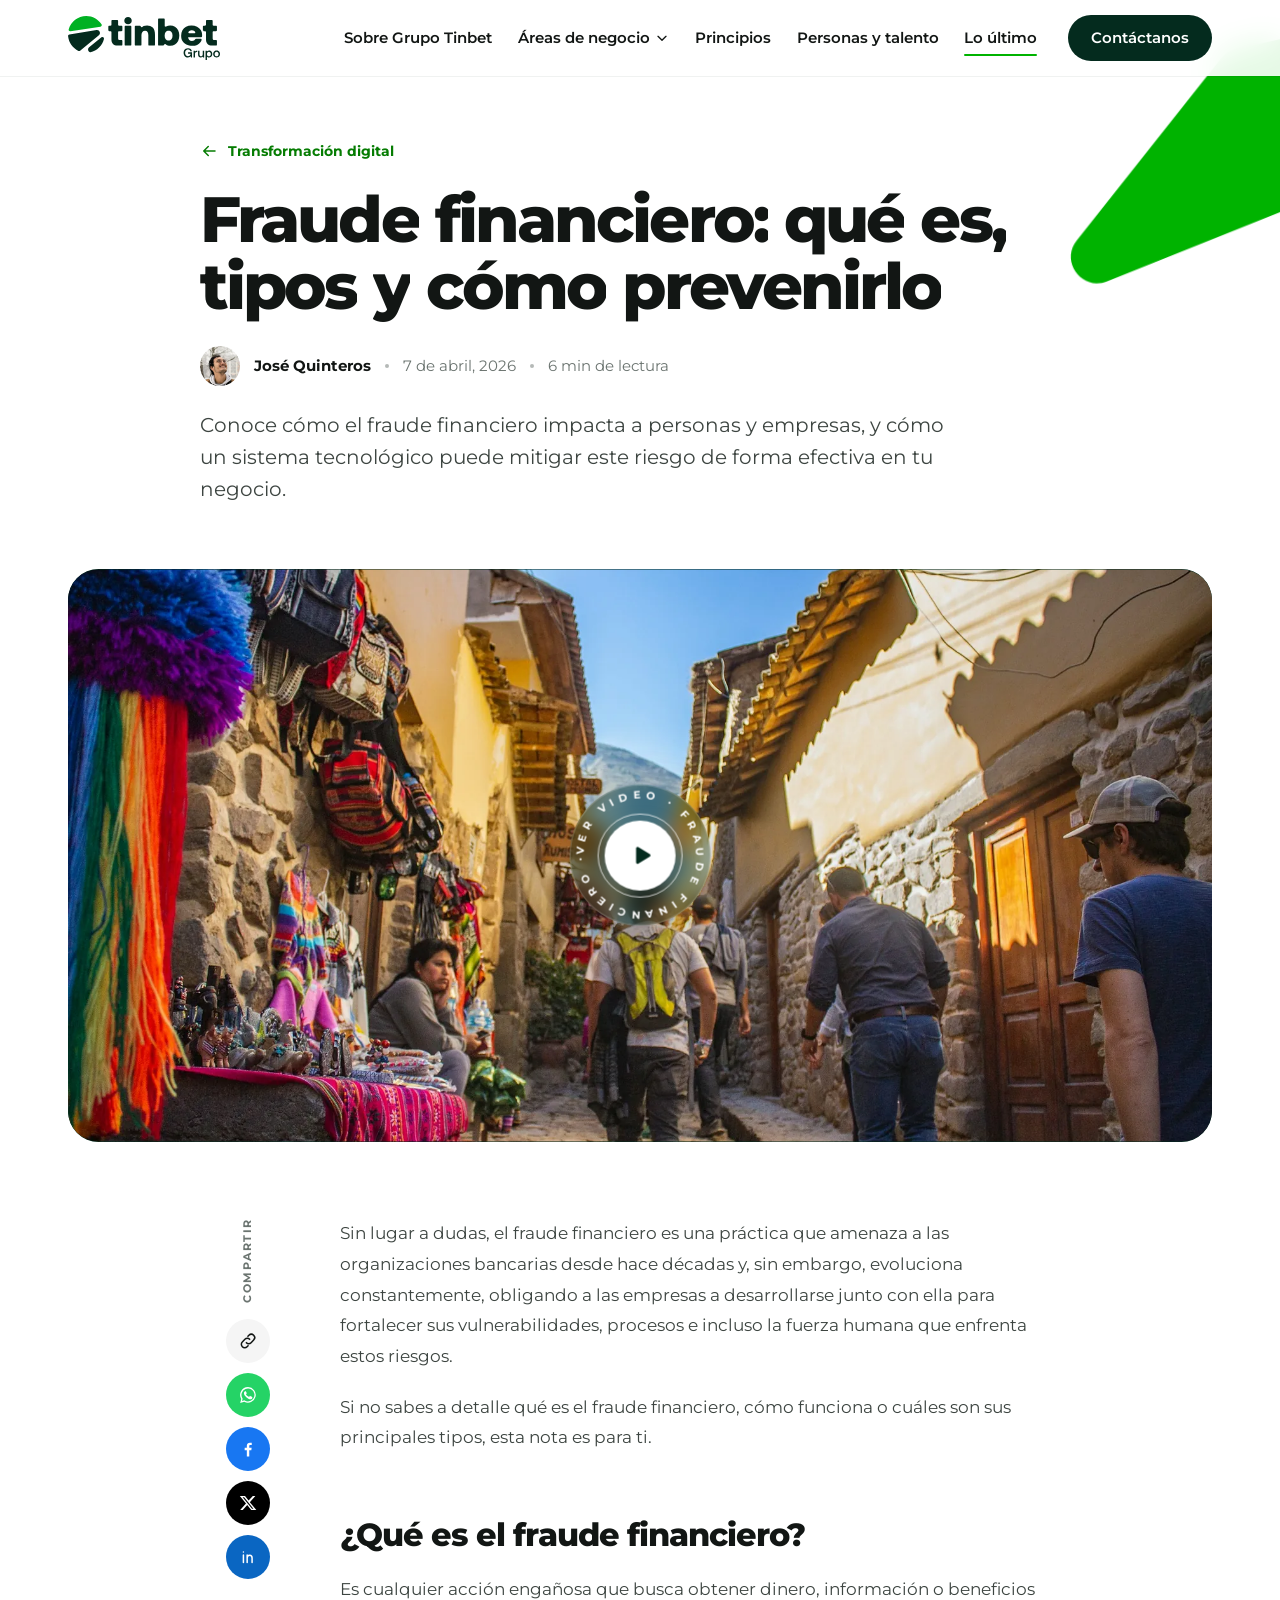
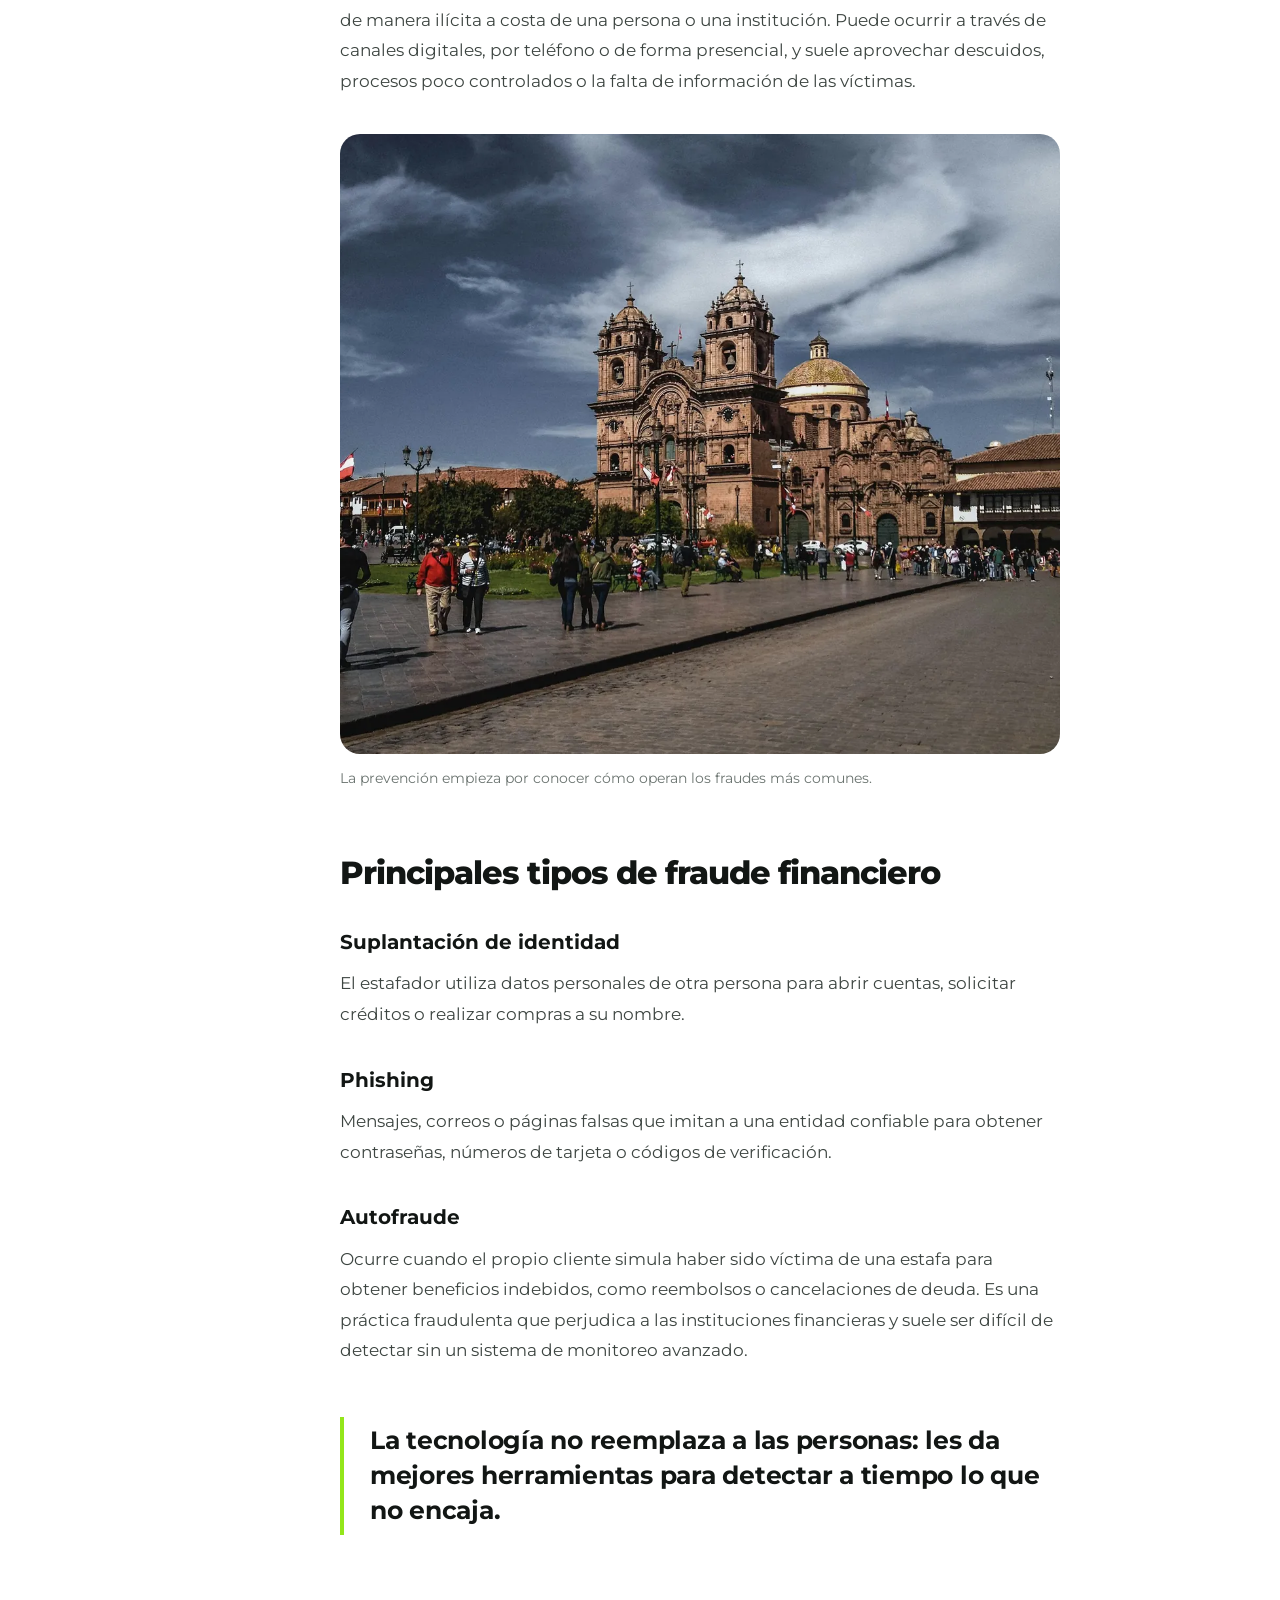
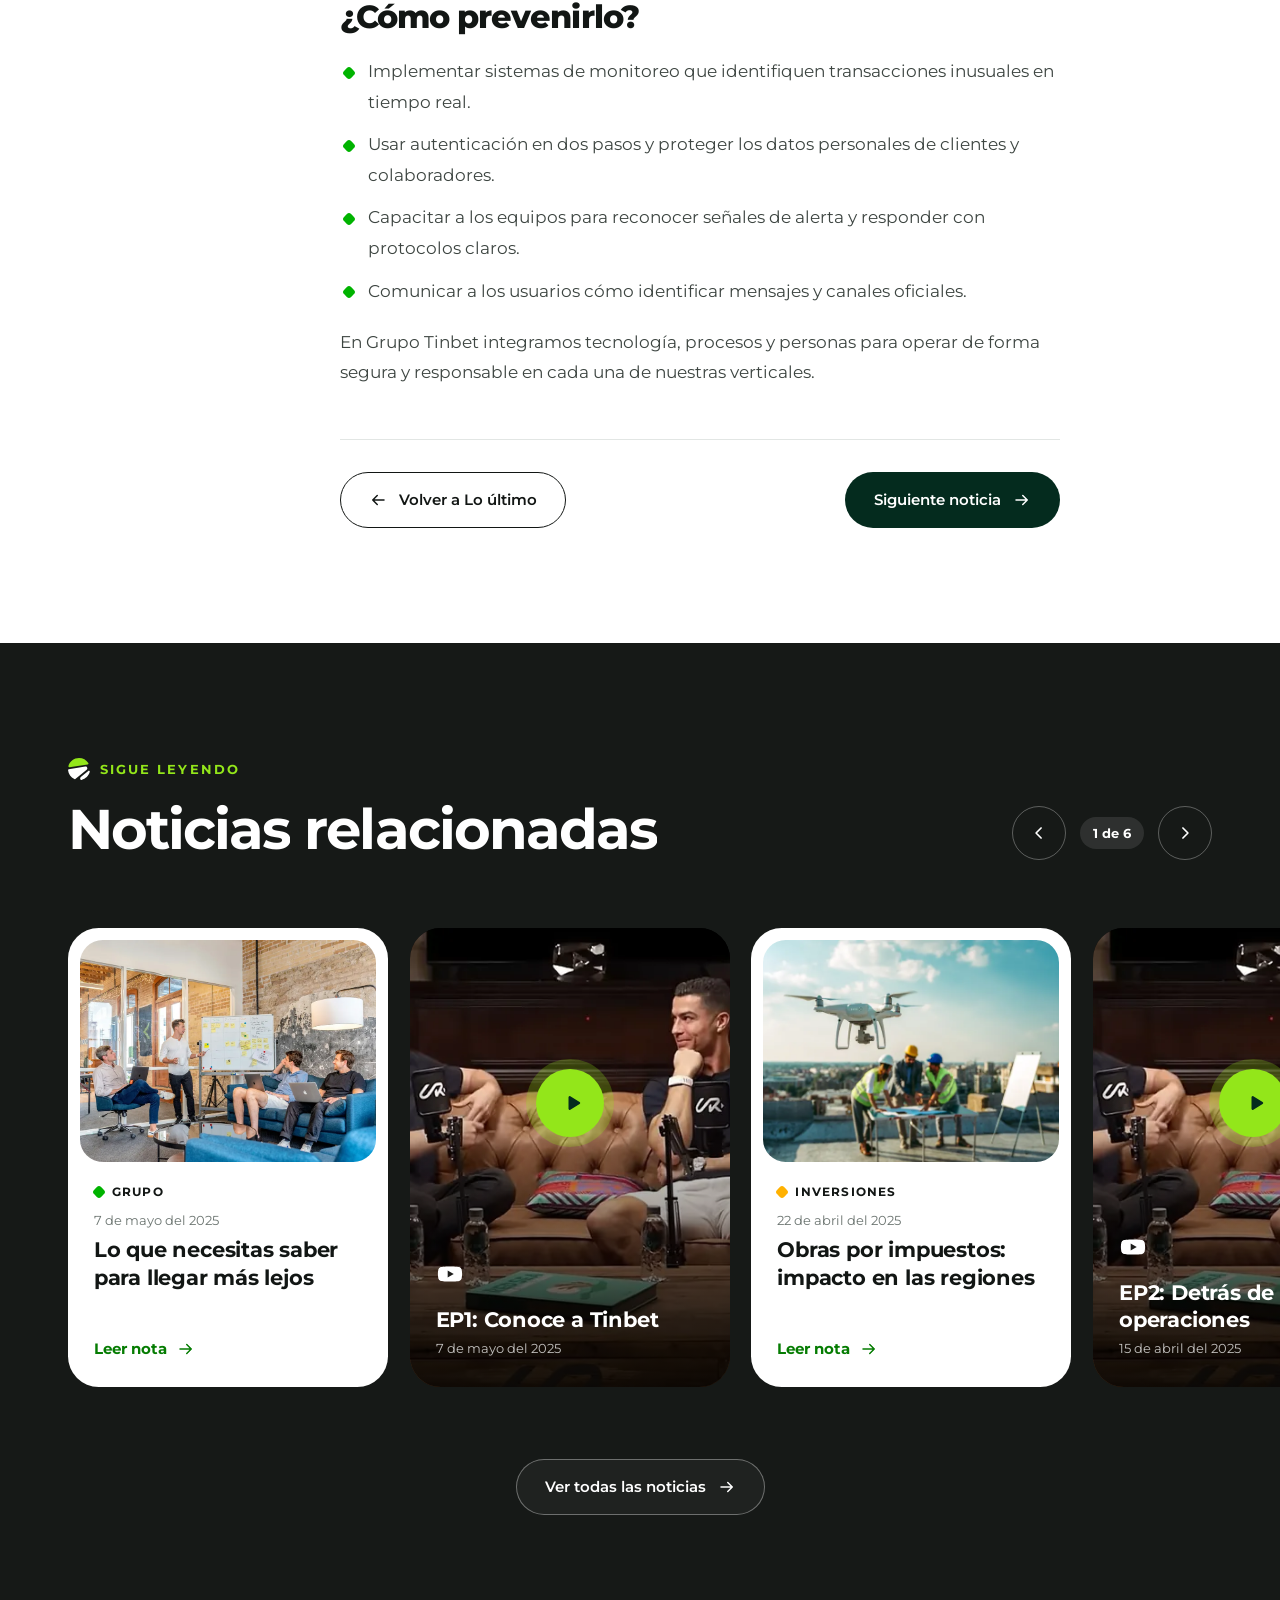
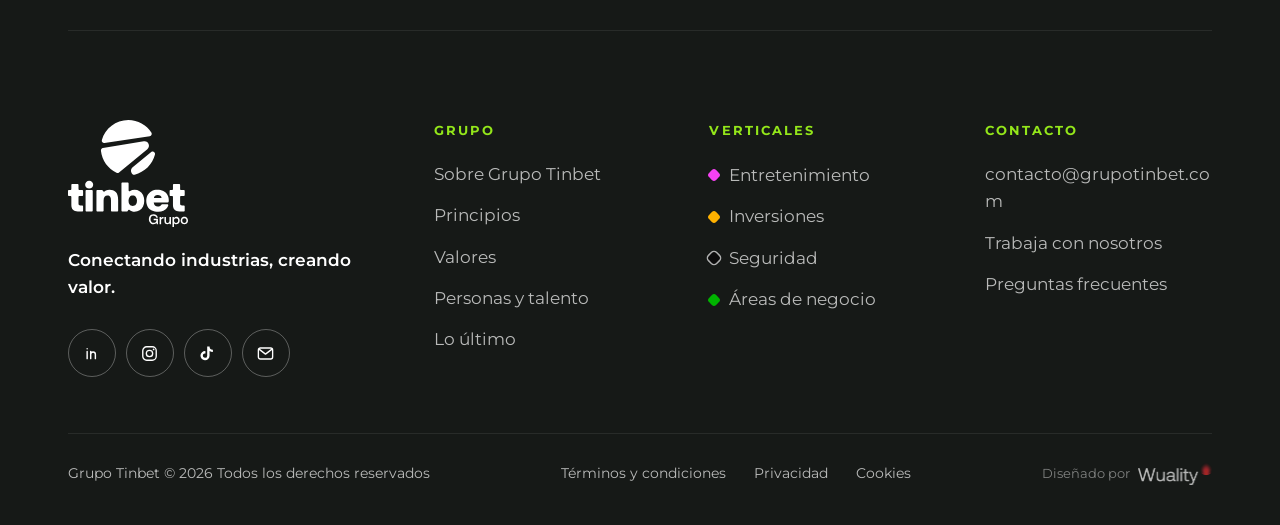
<file: nota.html>
<!doctype html>
<html lang="es">
<head>
  <meta charset="utf-8">
  <meta name="viewport" content="width=device-width, initial-scale=1">
  <title>Fraude financiero: qué es, tipos y cómo prevenirlo | Grupo Tinbet</title>
  <meta name="description" content="Conoce cómo el fraude financiero impacta a personas y empresas, y cómo la tecnología ayuda a mitigar este riesgo.">
  <meta name="theme-color" content="#042b1e">

  <meta property="og:type" content="website">
  <meta property="og:locale" content="es_PE">
  <meta property="og:title" content="Fraude financiero: qué es, tipos y cómo prevenirlo | Grupo Tinbet">
  <meta property="og:description" content="Conoce cómo el fraude financiero impacta a personas y empresas, y cómo la tecnología ayuda a mitigar este riesgo.">
  <meta property="og:url" content="https://grupotinbet.pe/">
  <meta property="og:image" content="https://grupotinbet.pe/assets/img/og-image.jpg">

  <link rel="icon" href="assets/logos/simbolo.svg" type="image/svg+xml">
  <link rel="apple-touch-icon" href="assets/img/apple-touch-icon.png">

  <link rel="preconnect" href="https://fonts.googleapis.com">
  <link rel="preconnect" href="https://fonts.gstatic.com" crossorigin>
  <link href="https://fonts.googleapis.com/css2?family=Montserrat:wght@400;500;600;700;800&display=swap" rel="stylesheet">

  <link rel="stylesheet" href="css/styles.css?v=22">
  <script>document.documentElement.classList.add('js');</script>
</head>
<body>
  <!-- Formas del manual de marca (Elementos gráficos) y símbolo, reutilizables con <use> -->
  <svg class="sprite" aria-hidden="true" focusable="false">
    <defs>
      <path id="x-0" d="M813.3 538.2L443.7 839.7C434.1 847.5 422.1 851.8 409.6 851.8L192 851.8C160 851.8 135 824.1 138.4 792.2L137.9 588C140.4 563.9 158.8 544.4 182.7 540.4L770.5 443.2C825 434.2 856.2 503.3 813.3 538.2Z"/>
      <path id="x-1" d="M636.1 755.9L860.3 573.5C897.6 543.1 953.1 573.2 947.9 621.1L928.2 803.3C925.2 830.6 902.1 851.4 874.6 851.4L670.2 851.6C619.4 851.7 596.7 787.9 636.1 755.9Z"/>
      <path id="x-2" d="M991.6 445.2L1361.2 143.8C1370.8 135.9 1382.9 131.6 1395.3 131.6L1612.9 131.6C1644.9 131.6 1669.9 159.4 1666.6 191.2L1667.1 395.4C1664.5 419.6 1646.2 439 1622.2 443L1034.5 540.2C979.9 549.2 948.8 480.2 991.6 445.2Z"/>
      <path id="x-3" d="M1168.8 227.5L944.7 409.9C907.3 440.4 851.8 410.2 857 362.3L876.8 180.1C879.7 152.8 902.8 132.1 930.3 132L1134.7 131.8C1185.5 131.7 1208.2 195.5 1168.8 227.5Z"/>
      <path id="kite-0" d="M658.9 760.9L1085.6 200.7C1096.7 186.1 1112.6 175.8 1130.4 171.5L1442.8 96.5C1488.7 85.5 1534.1 116.7 1540.3 163.6L1611.4 456.6C1616.1 492.1 1596.5 526.4 1563.4 540.3L753.2 882.5C678 914.2 609.5 825.8 658.9 760.9Z"/>
      <path id="kite-1" d="M838.3 387.3L579.4 726.3C536.2 782.9 446.2 758.7 437.2 688.2L402.7 419.9C397.6 379.6 423.5 341.9 463 332.4L756.3 261.6C829.2 244 883.8 327.7 838.3 387.3Z"/>
      <path id="kite-2" d="M339.6 398.9L366 595.4C370.4 628.2 332.9 649.8 306.7 629.6L207.2 552.7C192.3 541.2 188.4 520.3 198.2 504.1L271.4 384.5C289.6 354.7 335 364.3 339.6 398.9Z"/>
      <path id="chev-0" d="M914.5 531.7L1356.5 63.5C1374.5 44.5 1403.1 39.8 1426.2 52.1L1609 175.8C1639.6 192.1 1649.4 231.2 1630 259.9L1498.6 454.9C1491.1 466.1 1480 474.3 1467.2 478.2L973.7 627.5C916.6 644.8 873.5 575.1 914.5 531.7Z"/>
      <path id="chev-1" d="M1275.9 600.1L977.1 690.9C927.2 706 920.8 773.9 966.8 798.2L1142 890.5C1168.3 904.3 1200.9 896.2 1217.5 871.5L1341.1 688.5C1371.9 643 1328.4 584.1 1275.9 600.1Z"/>
      <path id="chev-2" d="M842.1 826.9L400 1295.1C382 1314.2 353.5 1318.9 330.3 1306.6L147.5 1182.8C117 1166.6 107.2 1127.5 126.5 1098.8L257.9 903.7C265.4 892.5 276.5 884.3 289.4 880.5L782.8 731.1C840 713.8 883.1 783.5 842.1 826.9Z"/>
      <path id="chev-3" d="M480.6 758.6L779.5 667.8C829.3 652.6 835.8 584.7 789.7 560.4L614.5 468.1C588.2 454.3 555.7 462.5 539 487.1L415.4 670.2C384.7 715.7 428.1 774.5 480.6 758.6Z"/>
      <path id="sym-0" d="M777.2 532.2L318.5 608.1C304.6 610.4 294.8 623.1 296.3 637C308 746 376.3 838 471.3 883.1C480.5 887.5 491.4 886 499.3 879.6L817.1 620.4C856.9 588 827.9 523.8 777.2 532.2Z"/>
      <path id="sym-1" d="M603.6 294.6C462.7 294.6 343.8 388.9 306.5 517.8C301.2 536.5 316.8 554.5 336.1 551.6L843.9 475.3C863.2 472.4 872.8 450.5 862.1 434.2C806.9 350.1 711.7 294.6 603.6 294.6Z"/>
      <path id="sym-2" d="M860.7 653.3L652.4 822.7C626.2 844 629.6 880.3 650.9 899.3C657.2 904.9 666 906.6 674.2 904.7C786.1 878.5 874.5 791.6 903 680.7C909.2 656.4 880.7 637.3 861.1 652.9C861 653 860.8 653.1 860.7 653.3Z"/>
      <filter id="f-gray"><feColorMatrix type="saturate" values="0"/></filter>
    </defs>
    <symbol id="i-symbol" viewBox="294.8 294.5 614.5 612.2">
      <use href="#sym-1" style="fill: var(--sym-a, currentColor)"/>
      <use href="#sym-0" style="fill: var(--sym-b, currentColor)"/>
      <use href="#sym-2" style="fill: var(--sym-b, currentColor)"/>
    </symbol>
    <symbol id="i-whatsapp" viewBox="0 0 24 24"><path d="M12 2.5a9.4 9.4 0 0 0-8.1 14.2L2.6 21.5l4.9-1.3A9.4 9.4 0 1 0 12 2.5Zm0 17.2a7.8 7.8 0 0 1-4-1.1l-.3-.2-2.9.8.8-2.8-.2-.3A7.8 7.8 0 1 1 12 19.7Zm4.3-5.8c-.2-.1-1.4-.7-1.6-.8s-.4-.1-.5.1-.6.8-.8.9-.3.2-.5.1a6.4 6.4 0 0 1-1.9-1.2 7.1 7.1 0 0 1-1.3-1.6c-.1-.2 0-.4.1-.5l.4-.4.2-.4a.4.4 0 0 0 0-.4l-.7-1.7c-.2-.5-.4-.4-.5-.4h-.5a.9.9 0 0 0-.7.3 2.8 2.8 0 0 0-.9 2.1 4.9 4.9 0 0 0 1 2.6 11.2 11.2 0 0 0 4.3 3.8c1.6.7 2.2.7 3 .6a2.5 2.5 0 0 0 1.7-1.2 2 2 0 0 0 .1-1.2c0-.1-.2-.2-.4-.3Z" fill="currentColor"/></symbol>
    <symbol id="i-facebook" viewBox="0 0 24 24"><path d="M13.5 21v-7.5h2.5l.4-3h-2.9V8.6c0-.9.2-1.4 1.5-1.4h1.5V4.5a20 20 0 0 0-2.2-.1c-2.2 0-3.7 1.3-3.7 3.8v2.3H8v3h2.6V21Z" fill="currentColor"/></symbol>
    <symbol id="i-x" viewBox="0 0 24 24"><path d="M17.8 3.5h3l-6.6 7.5 7.8 9.5h-6.1l-4.8-6-5.4 6H2.6l7-8L2.2 3.5h6.2l4.3 5.5Zm-1 15.3h1.7L7.3 5.1H5.5Z" fill="currentColor"/></symbol>
    <symbol id="i-arrow" viewBox="0 0 24 24"><path d="M4 12h15m-6-6 6 6-6 6" fill="none" stroke="currentColor" stroke-width="2" stroke-linecap="round" stroke-linejoin="round"/></symbol>
    <symbol id="i-arrow-up-right" viewBox="0 0 24 24"><path d="M7 17 17 7M8 7h9v9" fill="none" stroke="currentColor" stroke-width="2" stroke-linecap="round" stroke-linejoin="round"/></symbol>
    <symbol id="i-chevron-down" viewBox="0 0 24 24"><path d="m6 9.5 6 6 6-6" fill="none" stroke="currentColor" stroke-width="2" stroke-linecap="round" stroke-linejoin="round"/></symbol>
    <symbol id="i-chevron-left" viewBox="0 0 24 24"><path d="m14.5 6-6 6 6 6" fill="none" stroke="currentColor" stroke-width="2" stroke-linecap="round" stroke-linejoin="round"/></symbol>
    <symbol id="i-chevron-right" viewBox="0 0 24 24"><path d="m9.5 6 6 6-6 6" fill="none" stroke="currentColor" stroke-width="2" stroke-linecap="round" stroke-linejoin="round"/></symbol>
    <symbol id="i-play" viewBox="0 0 24 24"><path d="M8.5 6.3v11.4a1.2 1.2 0 0 0 1.82 1.03l9.3-5.7a1.2 1.2 0 0 0 0-2.06l-9.3-5.7A1.2 1.2 0 0 0 8.5 6.3Z" fill="currentColor"/></symbol>
    <symbol id="i-plus" viewBox="0 0 24 24"><path d="M12 4v16M4 12h16" fill="none" stroke="currentColor" stroke-width="1.8" stroke-linecap="round"/></symbol>
    <symbol id="i-close" viewBox="0 0 24 24"><path d="m6 6 12 12M18 6 6 18" fill="none" stroke="currentColor" stroke-width="1.8" stroke-linecap="round"/></symbol>
    <symbol id="i-growth" viewBox="0 0 24 24"><path d="M3 20h18M5 16l4.5-4.5 3.5 3.5L20 8m0 0h-5m5 0v5" fill="none" stroke="currentColor" stroke-width="1.8" stroke-linecap="round" stroke-linejoin="round"/></symbol>
    <symbol id="i-shield" viewBox="0 0 24 24"><path d="M12 3 4.5 6v5.5c0 4.6 3.1 8.4 7.5 9.5 4.4-1.1 7.5-4.9 7.5-9.5V6L12 3Z" fill="none" stroke="currentColor" stroke-width="1.8" stroke-linejoin="round"/><path d="m8.8 12.2 2.2 2.2 4.4-4.6" fill="none" stroke="currentColor" stroke-width="1.8" stroke-linecap="round" stroke-linejoin="round"/></symbol>
    <symbol id="i-link" viewBox="0 0 24 24"><path d="M10 14a4 4 0 0 0 5.7 0l3.1-3.1a4 4 0 0 0-5.7-5.7l-1.2 1.2M14 10a4 4 0 0 0-5.7 0l-3.1 3.1a4 4 0 0 0 5.7 5.7l1.2-1.2" fill="none" stroke="currentColor" stroke-width="1.8" stroke-linecap="round" stroke-linejoin="round"/></symbol>
    <symbol id="i-refresh" viewBox="0 0 24 24"><path d="M20 11a8 8 0 0 0-14.3-4.9L4 8m0-4v4h4M4 13a8 8 0 0 0 14.3 4.9L20 16m0 4v-4h-4" fill="none" stroke="currentColor" stroke-width="1.8" stroke-linecap="round" stroke-linejoin="round"/></symbol>
    <symbol id="i-instagram" viewBox="0 0 24 24"><rect x="3.5" y="3.5" width="17" height="17" rx="5" fill="none" stroke="currentColor" stroke-width="1.7"/><circle cx="12" cy="12" r="4" fill="none" stroke="currentColor" stroke-width="1.7"/><circle cx="17.2" cy="6.8" r="1.1" fill="currentColor"/></symbol>
    <symbol id="i-linkedin" viewBox="0 0 24 24"><path d="M6.5 9.5v9M6.5 6v.01M11 18.5v-5.2c0-2 1.3-3.3 3-3.3s2.9 1.3 2.9 3.3v5.2M11 9.5v9" fill="none" stroke="currentColor" stroke-width="1.8" stroke-linecap="round"/></symbol>
    <symbol id="i-mail" viewBox="0 0 24 24"><rect x="3" y="5" width="18" height="14" rx="2.5" fill="none" stroke="currentColor" stroke-width="1.7"/><path d="m3.8 6.5 8.2 6.3 8.2-6.3" fill="none" stroke="currentColor" stroke-width="1.7" stroke-linejoin="round"/></symbol>
    <symbol id="i-tiktok" viewBox="0 0 24 24"><path d="M14.6 3h-3v11.7a2.75 2.75 0 1 1-2.2-2.7V9a5.75 5.75 0 1 0 5.2 5.7V8.8a7.2 7.2 0 0 0 4.2 1.4v-3a4.3 4.3 0 0 1-4.2-4.2Z" fill="currentColor"/></symbol>
    <symbol id="i-youtube" viewBox="0 0 24 24"><path d="M22 8.2a3 3 0 0 0-2.1-2.1C18 5.6 12 5.6 12 5.6s-6 0-7.9.5A3 3 0 0 0 2 8.2 31 31 0 0 0 1.6 12 31 31 0 0 0 2 15.8a3 3 0 0 0 2.1 2.1c1.9.5 7.9.5 7.9.5s6 0 7.9-.5a3 3 0 0 0 2.1-2.1 31 31 0 0 0 .4-3.8 31 31 0 0 0-.4-3.8Z" fill="currentColor"/><path d="m10 15.1 5.2-3.1L10 8.9Z" fill="#1d1d1b"/></symbol>
  </svg>

  <a class="skip-link" href="#contenido">Saltar al contenido</a>

  <header class="site-header" data-header>
    <div class="scroll-progress" data-progress aria-hidden="true"></div>
    <div class="site-header__inner container">
      <a class="site-header__logo" href="index.html" aria-label="Grupo Tinbet, ir al inicio">
        <img class="logo-on-dark" src="assets/logos/logo-horizontal-negativo.svg" alt="Grupo Tinbet" width="152" height="44">
        <img class="logo-on-light" src="assets/logos/logo-horizontal.svg" alt="" width="152" height="44">
      </a>

      <button class="menu-toggle" type="button" aria-expanded="false" aria-controls="menu-principal" data-menu-toggle>
        <span class="menu-toggle__bars" aria-hidden="true"></span>
        <span class="sr-only">Abrir menú</span>
      </button>

      <nav class="site-nav" id="menu-principal" aria-label="Principal" data-menu>
        <ul class="site-nav__list">
          <li><a href="index.html#nosotros">Sobre Grupo Tinbet</a></li>
          <li class="has-sub">
            <a href="areas-de-negocio.html">Áreas de negocio <svg class="caret" aria-hidden="true"><use href="#i-chevron-down"/></svg></a>
            <ul class="subnav">
              <li><a href="index.html#entretenimiento" style="--v: var(--c-ent)"><span class="subnav__dot"></span><span><strong>Entretenimiento</strong><small>Apuestas deportivas y juegos online</small></span></a></li>
              <li><a href="obras-por-impuestos.html" style="--v: var(--c-inv)"><span class="subnav__dot"></span><span><strong>Inversiones</strong><small>Obras por impuestos</small></span></a></li>
              <li><a href="index.html#seguridad" style="--v: var(--c-seg)"><span class="subnav__dot"></span><span><strong>Seguridad</strong><small>Protección integral</small></span></a></li>
            </ul>
          </li>
          <li><a href="index.html#principios">Principios</a></li>
          <li><a href="personas-y-talento.html">Personas y talento</a></li>
          <li><a href="lo-ultimo.html" class="is-current" aria-current="page">Lo último</a></li>
        </ul>
        <a class="btn btn--header site-nav__cta" href="index.html#contacto">Contáctanos</a>
      </nav>
    </div>
  </header>

  <main id="contenido">

    <article class="article" aria-labelledby="article-title">
      <!-- ============ CABECERA DE LA NOTA ============ -->
      <header class="article-hero">
        <svg class="side-shape article-hero__shape article-hero__shape--a" viewBox="609.5 85.5 1006.6 828.7" aria-hidden="true" data-scroll-shape><use href="#kite-0"/></svg>
        <svg class="side-shape article-hero__shape article-hero__shape--b" viewBox="107.2 713.8 775.9 605" aria-hidden="true" data-scroll-shape><use href="#chev-2"/></svg>
        <div class="container">
          <div class="article-wrap">
            <a class="article-back" href="lo-ultimo.html" data-reveal><svg aria-hidden="true"><use href="#i-arrow"/></svg> Transformación digital</a>
            <h1 class="article-title" id="article-title" data-split>Fraude financiero: qué es, tipos y cómo prevenirlo</h1>
            <div class="article-meta" data-reveal>
              <img class="article-meta__avatar" src="assets/img/autor-jose-quinteros.webp" alt="" width="160" height="160">
              <span class="article-meta__author">José Quinteros</span>
              <span class="article-meta__sep" aria-hidden="true"></span>
              <time datetime="2026-04-07">7 de abril, 2026</time>
              <span class="article-meta__sep" aria-hidden="true"></span>
              <span>6 min de lectura</span>
            </div>
            <p class="article-excerpt" data-reveal>Conoce cómo el fraude financiero impacta a personas y empresas, y cómo un sistema tecnológico puede mitigar este riesgo de forma efectiva en tu negocio.</p>
          </div>
        </div>
      </header>

      <div class="container">
        <figure class="article-media" data-reveal="media">
          <img src="assets/img/blog-cusco-calle.webp" alt="Calle tradicional del Cusco con comercios de textiles" width="1800" height="1197">
          <button class="play-btn article-media__play" type="button" data-video-open data-video="" aria-label="Reproducir video de la nota">
            <svg class="play-btn__ring" viewBox="0 0 200 200" aria-hidden="true">
              <defs><path id="play-ring-path-nota" d="M100 100m-80 0a80 80 0 1 1 160 0a80 80 0 1 1-160 0"/></defs>
              <text><textPath href="#play-ring-path-nota" textLength="498" lengthAdjust="spacing">Ver video · Fraude financiero ·</textPath></text>
            </svg>
            <span class="play-btn__core" aria-hidden="true"><svg><use href="#i-play"/></svg></span>
          </button>
        </figure>

        <div class="article-layout">
          <aside class="share" data-share aria-label="Compartir nota">
            <span class="share__label">Compartir</span>
            <button class="share__btn share__btn--copy" type="button" data-share-copy aria-label="Copiar enlace"><svg aria-hidden="true"><use href="#i-link"/></svg></button>
            <a class="share__btn share__btn--whatsapp" href="#" data-share-to="whatsapp" target="_blank" rel="noopener" aria-label="Compartir en WhatsApp"><svg aria-hidden="true"><use href="#i-whatsapp"/></svg></a>
            <a class="share__btn share__btn--facebook" href="#" data-share-to="facebook" target="_blank" rel="noopener" aria-label="Compartir en Facebook"><svg aria-hidden="true"><use href="#i-facebook"/></svg></a>
            <a class="share__btn share__btn--x" href="#" data-share-to="x" target="_blank" rel="noopener" aria-label="Compartir en X"><svg aria-hidden="true"><use href="#i-x"/></svg></a>
            <a class="share__btn share__btn--linkedin" href="#" data-share-to="linkedin" target="_blank" rel="noopener" aria-label="Compartir en LinkedIn"><svg aria-hidden="true"><use href="#i-linkedin"/></svg></a>
          </aside>

          <div class="prose">
            <p>Sin lugar a dudas, el fraude financiero es una práctica que amenaza a las organizaciones bancarias desde hace décadas y, sin embargo, evoluciona constantemente, obligando a las empresas a desarrollarse junto con ella para fortalecer sus vulnerabilidades, procesos e incluso la fuerza humana que enfrenta estos riesgos.</p>
            <p>Si no sabes a detalle qué es el fraude financiero, cómo funciona o cuáles son sus principales tipos, esta nota es para ti.</p>

            <h2>¿Qué es el fraude financiero?</h2>
            <p>Es cualquier acción engañosa que busca obtener dinero, información o beneficios de manera ilícita a costa de una persona o una institución. Puede ocurrir a través de canales digitales, por teléfono o de forma presencial, y suele aprovechar descuidos, procesos poco controlados o la falta de información de las víctimas.</p>

            <figure>
              <img src="assets/img/blog-cusco-catedral.webp" alt="Catedral del Cusco frente a la Plaza de Armas" width="1100" height="1467" loading="lazy">
              <figcaption>La prevención empieza por conocer cómo operan los fraudes más comunes.</figcaption>
            </figure>

            <h2>Principales tipos de fraude financiero</h2>
            <h3>Suplantación de identidad</h3>
            <p>El estafador utiliza datos personales de otra persona para abrir cuentas, solicitar créditos o realizar compras a su nombre.</p>
            <h3>Phishing</h3>
            <p>Mensajes, correos o páginas falsas que imitan a una entidad confiable para obtener contraseñas, números de tarjeta o códigos de verificación.</p>
            <h3>Autofraude</h3>
            <p>Ocurre cuando el propio cliente simula haber sido víctima de una estafa para obtener beneficios indebidos, como reembolsos o cancelaciones de deuda. Es una práctica fraudulenta que perjudica a las instituciones financieras y suele ser difícil de detectar sin un sistema de monitoreo avanzado.</p>

            <blockquote>La tecnología no reemplaza a las personas: les da mejores herramientas para detectar a tiempo lo que no encaja.</blockquote>

            <h2>¿Cómo prevenirlo?</h2>
            <ul>
              <li>Implementar sistemas de monitoreo que identifiquen transacciones inusuales en tiempo real.</li>
              <li>Usar autenticación en dos pasos y proteger los datos personales de clientes y colaboradores.</li>
              <li>Capacitar a los equipos para reconocer señales de alerta y responder con protocolos claros.</li>
              <li>Comunicar a los usuarios cómo identificar mensajes y canales oficiales.</li>
            </ul>
            <p>En Grupo Tinbet integramos tecnología, procesos y personas para operar de forma segura y responsable en cada una de nuestras verticales.</p>

            <nav class="article-nav" aria-label="Más noticias">
              <a class="btn btn--outline" href="lo-ultimo.html"><svg class="article-nav__back" aria-hidden="true"><use href="#i-arrow"/></svg> Volver a Lo último</a>
              <a class="btn btn--forest" href="nota.html">Siguiente noticia <svg aria-hidden="true"><use href="#i-arrow"/></svg></a>
            </nav>
          </div>
        </div>
      </div>
    </article>

    <!-- ============ NOTICIAS RELACIONADAS ============ -->
    <section class="news" id="relacionadas" aria-labelledby="related-title" data-carousel-root data-autoplay="4000">
      <div class="container">
        <header class="section-head section-head--split">
          <div>
            <p class="eyebrow eyebrow--light" data-reveal><svg class="eyebrow__sym" aria-hidden="true"><use href="#i-symbol"/></svg> Sigue leyendo</p>
            <h2 class="section-title section-title--left" id="related-title" data-split>Noticias relacionadas</h2>
          </div>
          <div class="carousel-controls" data-carousel-controls>
            <button class="circle-btn" type="button" data-carousel-prev aria-label="Anterior">
              <svg aria-hidden="true"><use href="#i-chevron-left"/></svg>
            </button>
            <span class="carousel-controls__count" data-carousel-count aria-live="polite">1 de 6</span>
            <button class="circle-btn" type="button" data-carousel-next aria-label="Siguiente">
              <svg aria-hidden="true"><use href="#i-chevron-right"/></svg>
            </button>
          </div>
        </header>
      </div>

      <div class="news__track" data-carousel tabindex="0" aria-label="Últimas noticias y videos">
        <article class="news-card">
          <div class="news-card__media"><img class="news-card__img" src="assets/img/blog-oficina.webp" alt="Equipo reunido en una oficina colaborativa" width="900" height="675" loading="lazy"></div>
          <span class="news-card__tag" style="--v: var(--c-green)">Grupo</span>
          <time class="news-card__date" datetime="2025-05-07">7 de mayo del 2025</time>
          <h3 class="news-card__title">Lo que necesitas saber para llegar más lejos</h3>
          <a class="news-card__link" href="nota.html">Leer nota <svg aria-hidden="true"><use href="#i-arrow"/></svg></a>
        </article>
        <article class="news-card news-card--video">
          <img class="news-card__img" src="assets/img/blog-podcast.webp" alt="Conversación en el set del podcast de Tinbet" width="900" height="511" loading="lazy">
          <button class="news-card__play" type="button" data-video-open data-video="" aria-label="Reproducir EP1: Conoce a Tinbet"><svg aria-hidden="true"><use href="#i-play"/></svg></button>
          <div class="news-card__overlay">
            <svg class="news-card__yt" aria-hidden="true"><use href="#i-youtube"/></svg>
            <h3 class="news-card__title">EP1: Conoce a Tinbet</h3>
            <time class="news-card__date" datetime="2025-05-07">7 de mayo del 2025</time>
          </div>
        </article>
        <article class="news-card">
          <div class="news-card__media"><img class="news-card__img" src="assets/img/mosaico-drone.webp" alt="Equipo de obra supervisando un proyecto con un dron" width="760" height="488" loading="lazy"></div>
          <span class="news-card__tag" style="--v: var(--c-inv)">Inversiones</span>
          <time class="news-card__date" datetime="2025-04-22">22 de abril del 2025</time>
          <h3 class="news-card__title">Obras por impuestos: impacto en las regiones</h3>
          <a class="news-card__link" href="nota.html">Leer nota <svg aria-hidden="true"><use href="#i-arrow"/></svg></a>
        </article>
        <article class="news-card news-card--video">
          <img class="news-card__img" src="assets/img/blog-podcast.webp" alt="Conversación en el set del podcast de Tinbet" width="900" height="511" loading="lazy">
          <button class="news-card__play" type="button" data-video-open data-video="" aria-label="Reproducir EP2: Detrás de nuestras operaciones"><svg aria-hidden="true"><use href="#i-play"/></svg></button>
          <div class="news-card__overlay">
            <svg class="news-card__yt" aria-hidden="true"><use href="#i-youtube"/></svg>
            <h3 class="news-card__title">EP2: Detrás de nuestras operaciones</h3>
            <time class="news-card__date" datetime="2025-04-15">15 de abril del 2025</time>
          </div>
        </article>
        <article class="news-card">
          <div class="news-card__media"><img class="news-card__img" src="assets/img/vertical-entretenimiento.webp" alt="Aficionados viendo un partido en el celular" width="1200" height="1267" loading="lazy"></div>
          <span class="news-card__tag" style="--v: var(--c-ent)">Entretenimiento</span>
          <time class="news-card__date" datetime="2025-04-02">2 de abril del 2025</time>
          <h3 class="news-card__title">Juego responsable: nuestro compromiso con los usuarios</h3>
          <a class="news-card__link" href="nota.html">Leer nota <svg aria-hidden="true"><use href="#i-arrow"/></svg></a>
        </article>
        <article class="news-card news-card--video">
          <img class="news-card__img" src="assets/img/blog-podcast.webp" alt="Conversación en el set del podcast de Tinbet" width="900" height="511" loading="lazy">
          <button class="news-card__play" type="button" data-video-open data-video="" aria-label="Reproducir EP3: Tecnología al servicio de la experiencia"><svg aria-hidden="true"><use href="#i-play"/></svg></button>
          <div class="news-card__overlay">
            <svg class="news-card__yt" aria-hidden="true"><use href="#i-youtube"/></svg>
            <h3 class="news-card__title">EP3: Tecnología al servicio de la experiencia</h3>
            <time class="news-card__date" datetime="2025-03-25">25 de marzo del 2025</time>
          </div>
        </article>
      </div>

      <div class="container news__more">
        <a class="btn btn--ghost-light" href="lo-ultimo.html">Ver todas las noticias <svg aria-hidden="true"><use href="#i-arrow"/></svg></a>
      </div>
    </section>
  </main>

  <footer class="site-footer">
    <div class="container">
      <div class="site-footer__top">
        <div class="site-footer__brand">
          <img src="assets/logos/logo-vertical-white.svg" alt="Grupo Tinbet" width="150" height="133" loading="lazy">
          <p>Conectando industrias, creando valor.</p>
          <ul class="social" aria-label="Redes sociales">
            <li><a class="circle-btn" href="https://www.linkedin.com/" target="_blank" rel="noopener" aria-label="LinkedIn"><svg aria-hidden="true"><use href="#i-linkedin"/></svg></a></li>
            <li><a class="circle-btn" href="https://www.instagram.com/" target="_blank" rel="noopener" aria-label="Instagram"><svg aria-hidden="true"><use href="#i-instagram"/></svg></a></li>
            <li><a class="circle-btn" href="https://www.tiktok.com/" target="_blank" rel="noopener" aria-label="TikTok"><svg aria-hidden="true"><use href="#i-tiktok"/></svg></a></li>
            <li><a class="circle-btn" href="mailto:contacto@grupotinbet.com" aria-label="Correo electrónico"><svg aria-hidden="true"><use href="#i-mail"/></svg></a></li>
          </ul>
        </div>

        <nav class="site-footer__col" aria-label="Grupo">
          <h2 class="site-footer__heading">Grupo</h2>
          <ul>
            <li><a href="index.html#nosotros">Sobre Grupo Tinbet</a></li>
            <li><a href="index.html#principios">Principios</a></li>
            <li><a href="index.html#valores">Valores</a></li>
            <li><a href="personas-y-talento.html">Personas y talento</a></li>
            <li><a href="lo-ultimo.html" class="is-current" aria-current="page">Lo último</a></li>
          </ul>
        </nav>

        <nav class="site-footer__col" aria-label="Verticales">
          <h2 class="site-footer__heading">Verticales</h2>
          <ul class="site-footer__verticals">
            <li><a href="index.html#entretenimiento" style="--v: var(--c-ent)"><span class="dot"></span>Entretenimiento</a></li>
            <li><a href="obras-por-impuestos.html" style="--v: var(--c-inv)"><span class="dot"></span>Inversiones</a></li>
            <li><a href="index.html#seguridad" style="--v: var(--c-seg)"><span class="dot dot--seg"></span>Seguridad</a></li>
            <li><a href="areas-de-negocio.html" style="--v: var(--c-green)"><span class="dot"></span>Áreas de negocio</a></li>
          </ul>
        </nav>

        <div class="site-footer__col">
          <h2 class="site-footer__heading">Contacto</h2>
          <ul>
            <li><a href="mailto:contacto@grupotinbet.com">contacto@grupotinbet.com</a></li>
            <li><a href="personas-y-talento.html#vacantes">Trabaja con nosotros</a></li>
            <li><a href="index.html#faq">Preguntas frecuentes</a></li>
          </ul>
        </div>
      </div>

      <div class="site-footer__bottom" id="legales">
        <p>Grupo Tinbet © <span data-year>2026</span> Todos los derechos reservados</p>
        <ul class="site-footer__legal">
          <li><a href="#legales">Términos y condiciones</a></li>
          <li><a href="#legales">Privacidad</a></li>
          <li><a href="#legales">Cookies</a></li>
        </ul>
        <a class="site-footer__credit" href="https://wuality.com" target="_blank" rel="noopener">Diseñado por <img src="assets/logos/wuality-blanco.webp" alt="Wuality" width="74" height="22" loading="lazy"></a>
      </div>
    </div>
  </footer>

  <!-- Modal de video -->
  <dialog class="video-modal" data-video-modal aria-label="Reproductor de video">
    <button class="video-modal__close circle-btn" type="button" data-video-close aria-label="Cerrar video">
      <svg aria-hidden="true"><use href="#i-close"/></svg>
    </button>
    <div class="video-modal__frame" data-video-frame></div>
  </dialog>

  <div class="toast" data-toast role="status" aria-live="polite"></div>

  <script src="js/main.js?v=22" defer></script>
</body>
</html>
</file>
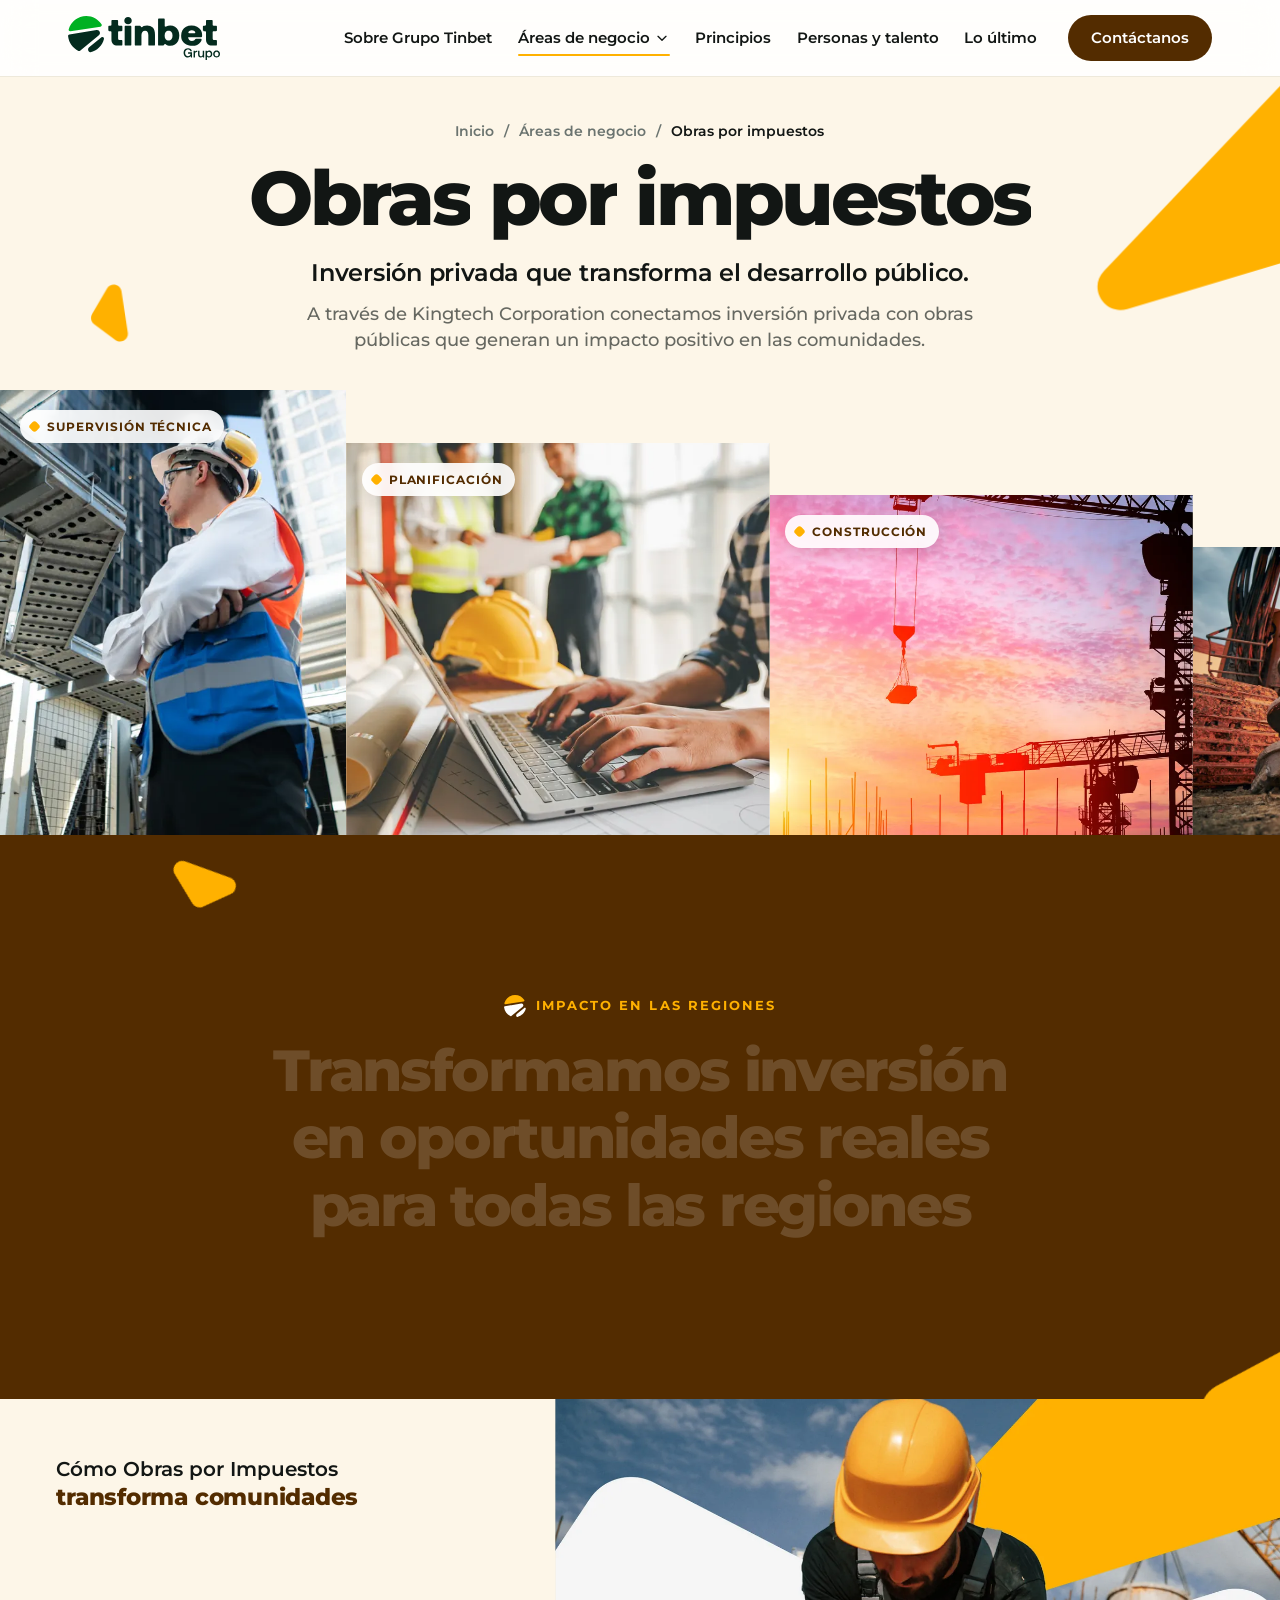
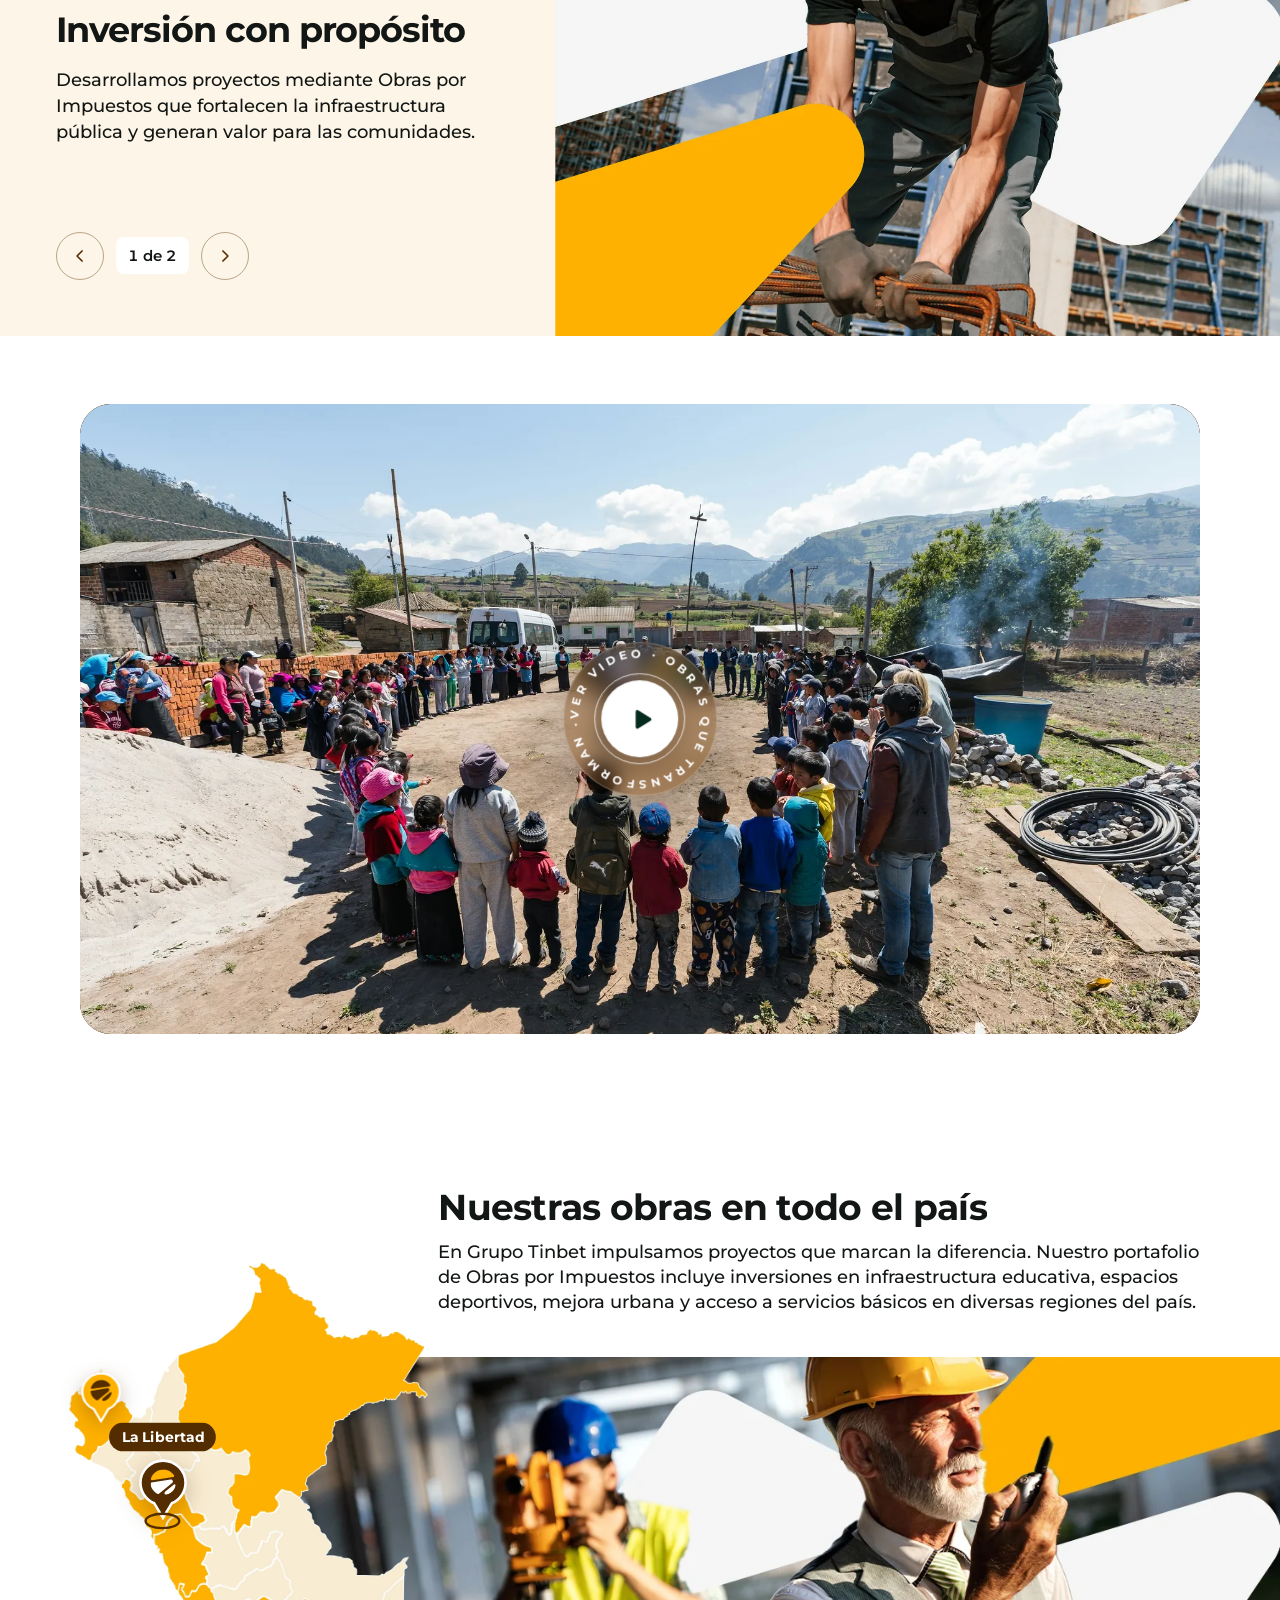
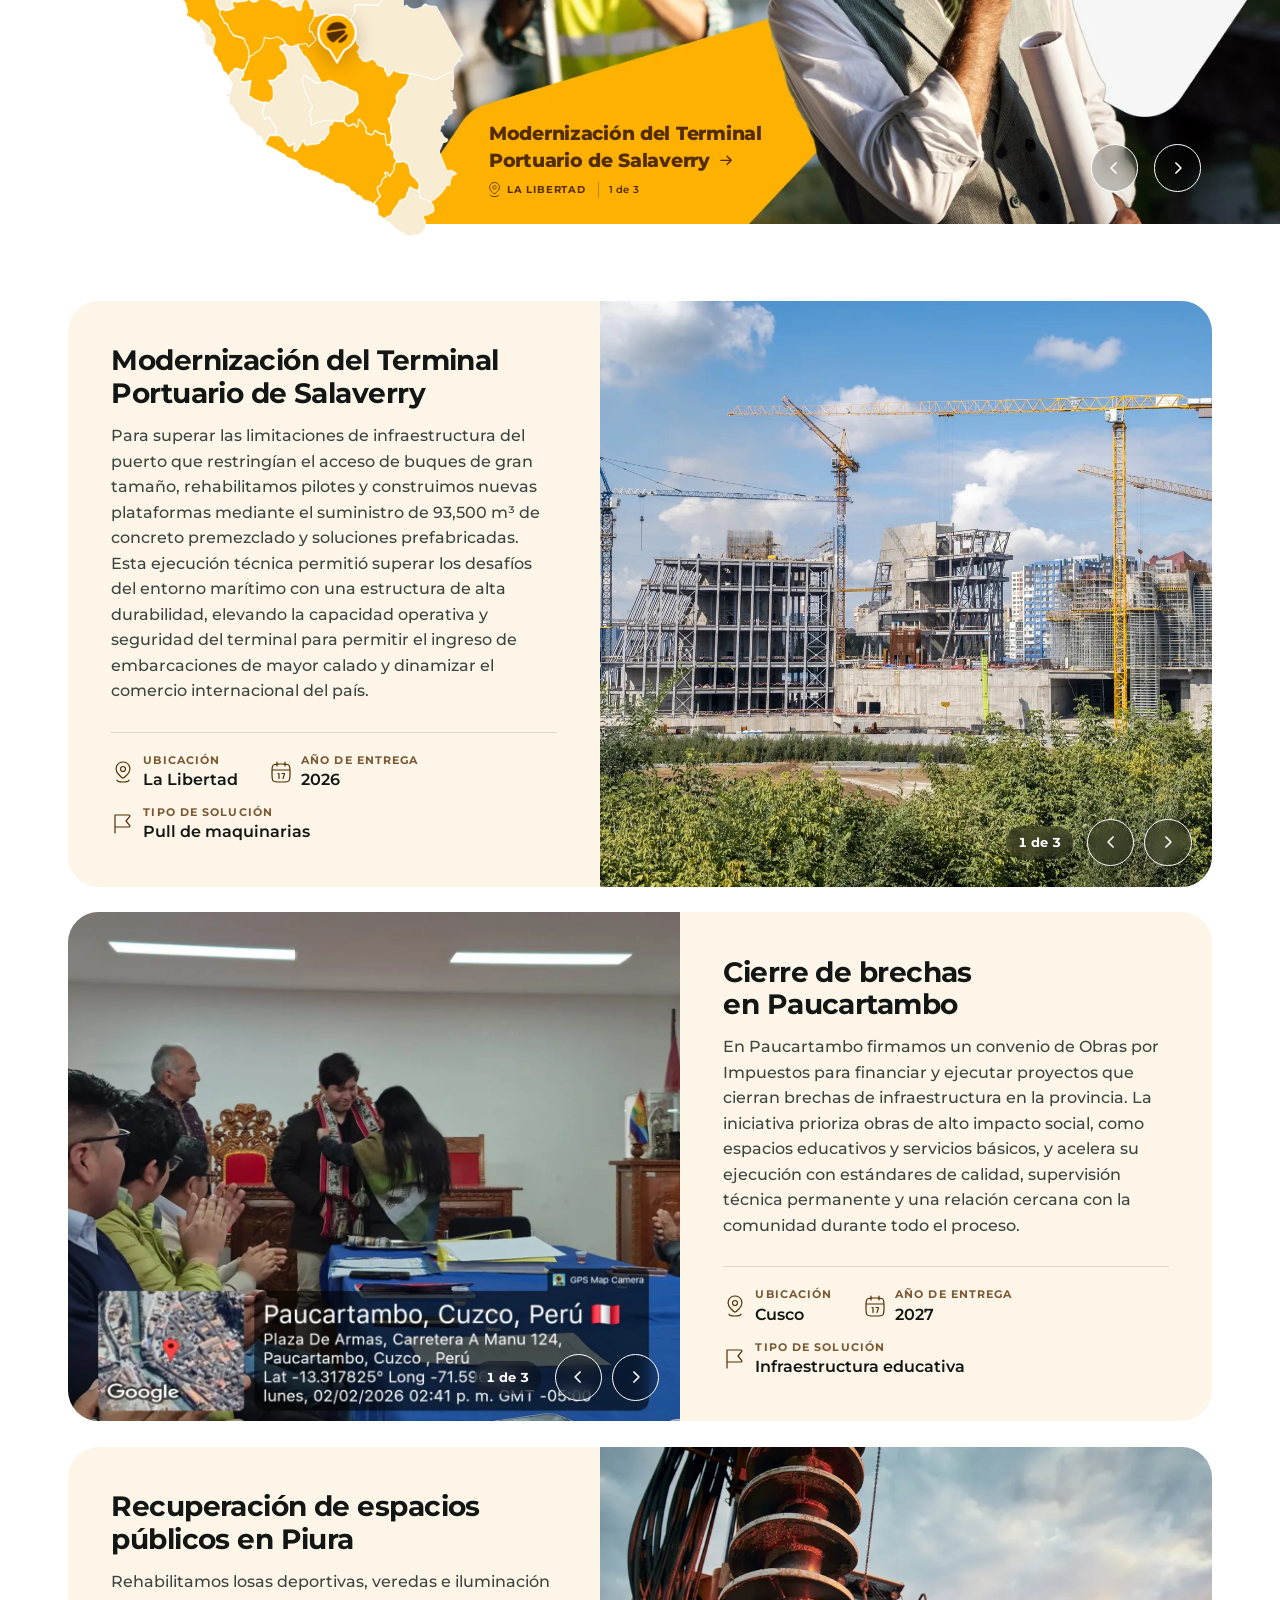
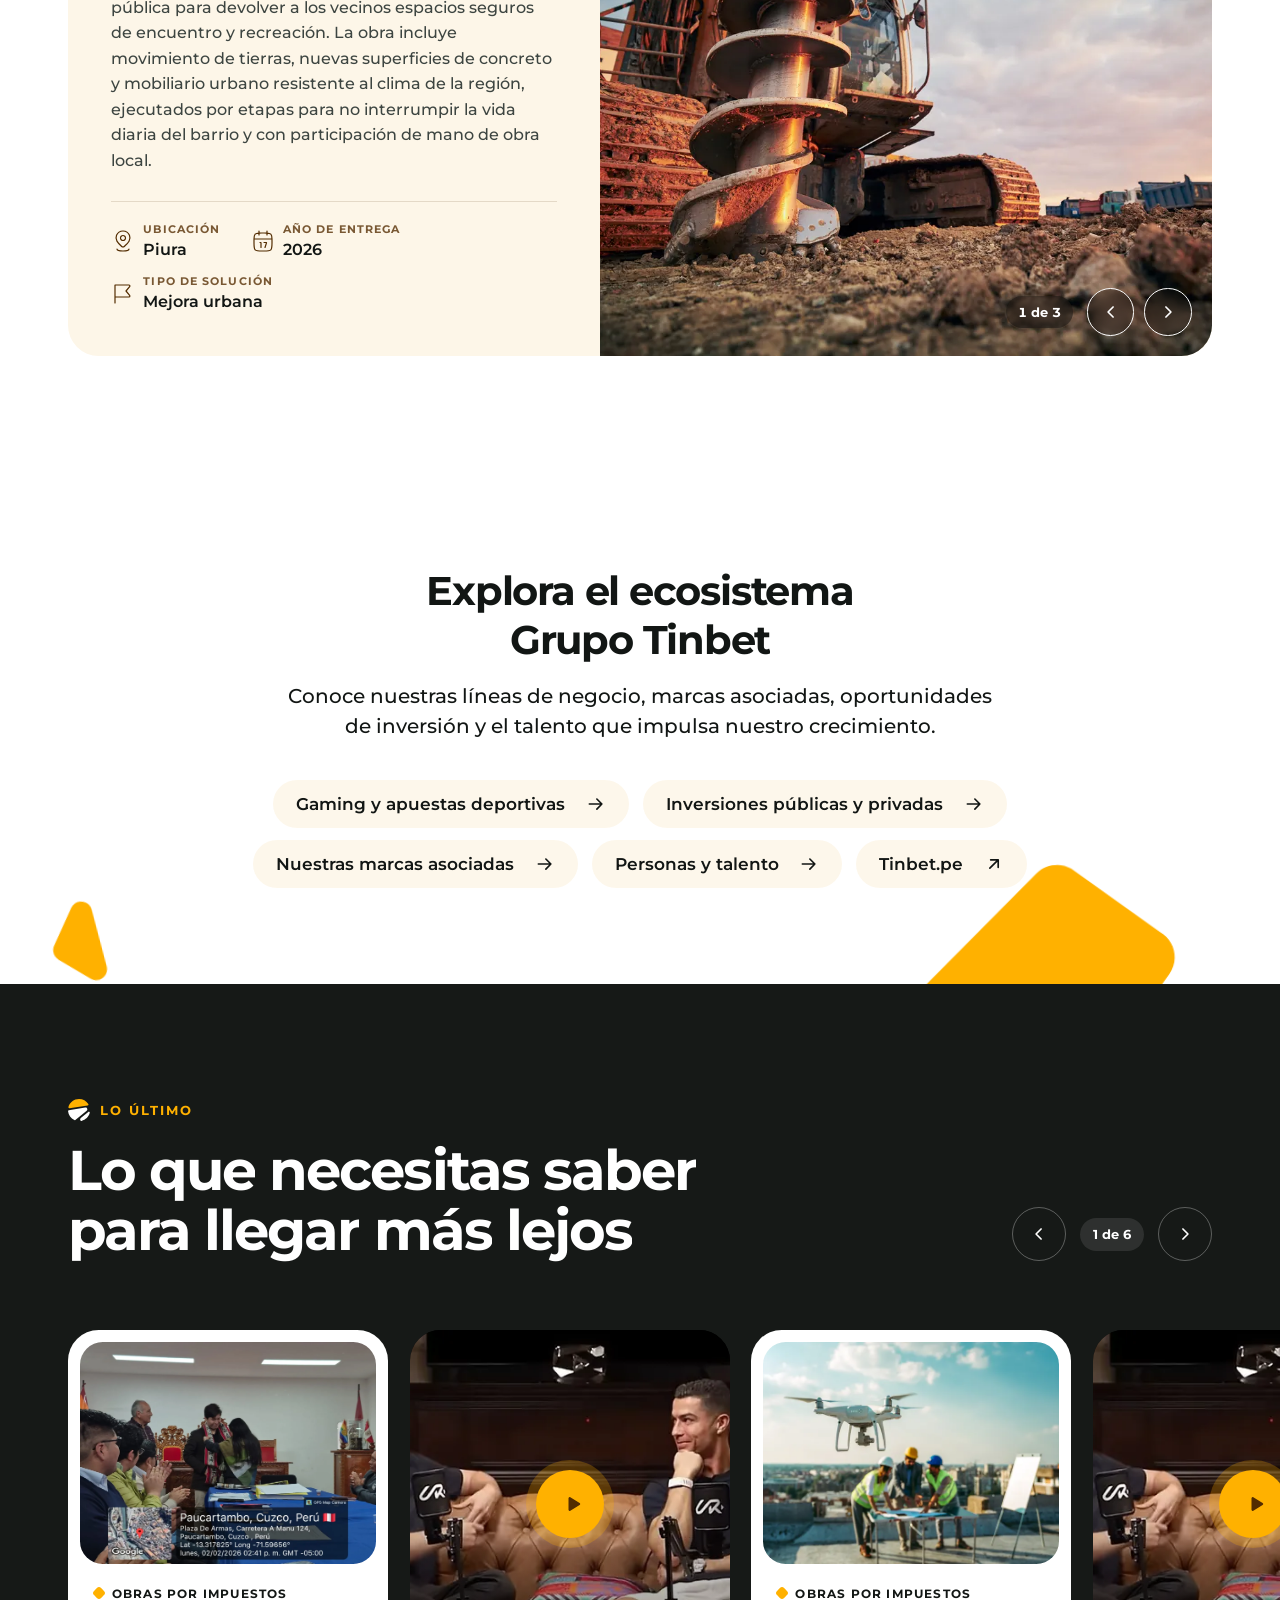
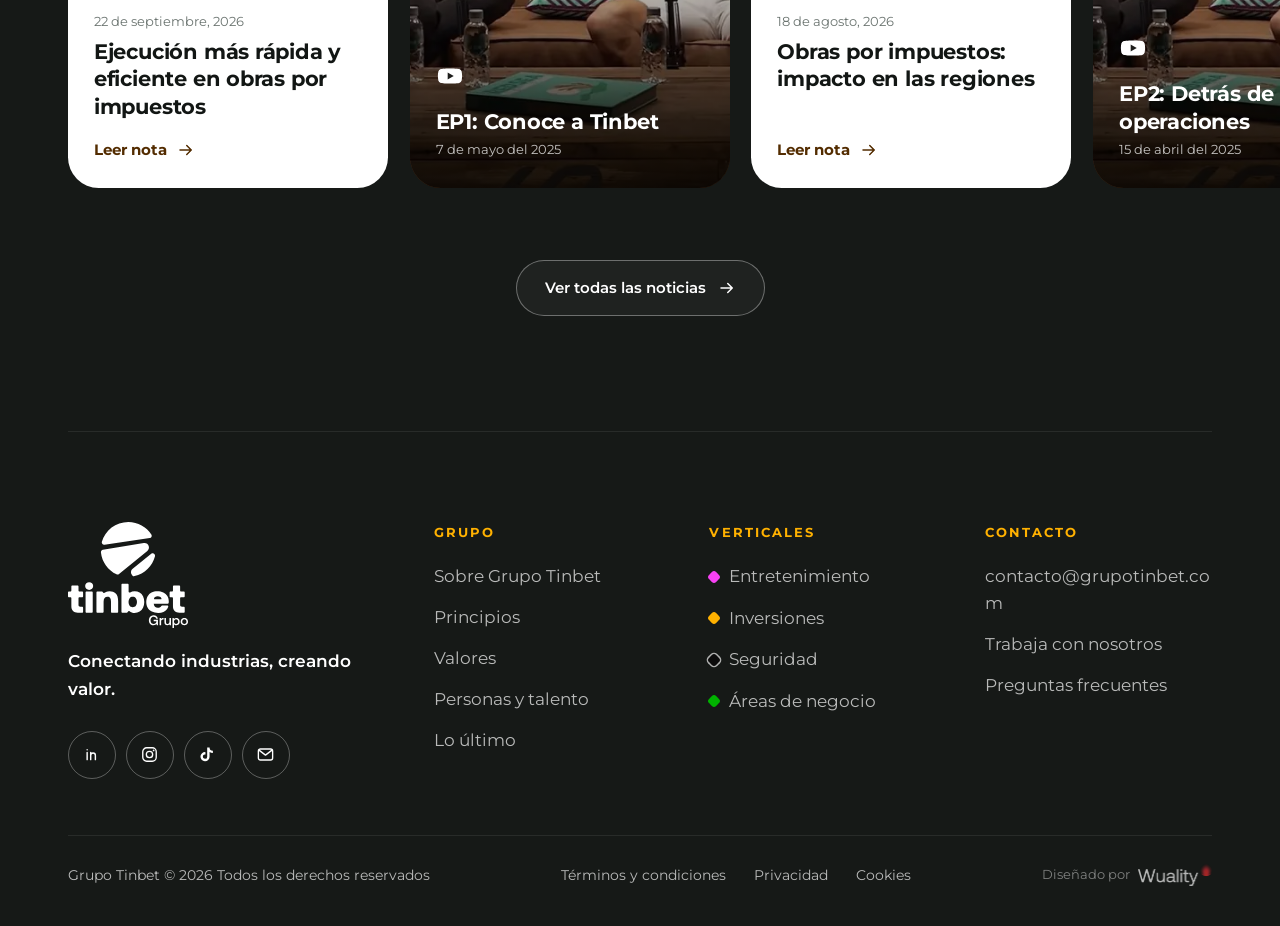
<file: obras-por-impuestos.html>
<!doctype html>
<html lang="es">
<head>
  <meta charset="utf-8">
  <meta name="viewport" content="width=device-width, initial-scale=1">
  <title>Obras por impuestos | Grupo Tinbet</title>
  <meta name="description" content="A través de Kingtech Corporation, Grupo Tinbet impulsa proyectos de infraestructura mediante Obras por Impuestos: inversión privada que transforma el desarrollo público en las regiones del Perú.">
  <meta name="theme-color" content="#fdf6e8">

  <meta property="og:type" content="website">
  <meta property="og:locale" content="es_PE">
  <meta property="og:title" content="Obras por impuestos | Grupo Tinbet">
  <meta property="og:description" content="Inversión privada que transforma el desarrollo público: proyectos de infraestructura en las regiones del Perú.">
  <meta property="og:url" content="https://grupotinbet.pe/obras-por-impuestos.html">
  <meta property="og:image" content="https://grupotinbet.pe/assets/img/og-image.jpg">

  <link rel="icon" href="assets/logos/simbolo.svg" type="image/svg+xml">
  <link rel="apple-touch-icon" href="assets/img/apple-touch-icon.png">

  <link rel="preconnect" href="https://fonts.googleapis.com">
  <link rel="preconnect" href="https://fonts.gstatic.com" crossorigin>
  <link href="https://fonts.googleapis.com/css2?family=Montserrat:wght@400;500;600;700;800&display=swap" rel="stylesheet">

  <link rel="stylesheet" href="css/styles.css?v=22">
  <script>document.documentElement.classList.add('js');</script>
</head>
<body class="theme-inv">
  <!-- Formas del manual de marca (Elementos gráficos) y símbolo, reutilizables con <use> -->
  <svg class="sprite" aria-hidden="true" focusable="false">
    <defs>
      <path id="x-0" d="M813.3 538.2L443.7 839.7C434.1 847.5 422.1 851.8 409.6 851.8L192 851.8C160 851.8 135 824.1 138.4 792.2L137.9 588C140.4 563.9 158.8 544.4 182.7 540.4L770.5 443.2C825 434.2 856.2 503.3 813.3 538.2Z"/>
      <path id="x-1" d="M636.1 755.9L860.3 573.5C897.6 543.1 953.1 573.2 947.9 621.1L928.2 803.3C925.2 830.6 902.1 851.4 874.6 851.4L670.2 851.6C619.4 851.7 596.7 787.9 636.1 755.9Z"/>
      <path id="x-2" d="M991.6 445.2L1361.2 143.8C1370.8 135.9 1382.9 131.6 1395.3 131.6L1612.9 131.6C1644.9 131.6 1669.9 159.4 1666.6 191.2L1667.1 395.4C1664.5 419.6 1646.2 439 1622.2 443L1034.5 540.2C979.9 549.2 948.8 480.2 991.6 445.2Z"/>
      <path id="x-3" d="M1168.8 227.5L944.7 409.9C907.3 440.4 851.8 410.2 857 362.3L876.8 180.1C879.7 152.8 902.8 132.1 930.3 132L1134.7 131.8C1185.5 131.7 1208.2 195.5 1168.8 227.5Z"/>
      <path id="kite-0" d="M658.9 760.9L1085.6 200.7C1096.7 186.1 1112.6 175.8 1130.4 171.5L1442.8 96.5C1488.7 85.5 1534.1 116.7 1540.3 163.6L1611.4 456.6C1616.1 492.1 1596.5 526.4 1563.4 540.3L753.2 882.5C678 914.2 609.5 825.8 658.9 760.9Z"/>
      <path id="kite-1" d="M838.3 387.3L579.4 726.3C536.2 782.9 446.2 758.7 437.2 688.2L402.7 419.9C397.6 379.6 423.5 341.9 463 332.4L756.3 261.6C829.2 244 883.8 327.7 838.3 387.3Z"/>
      <path id="kite-2" d="M339.6 398.9L366 595.4C370.4 628.2 332.9 649.8 306.7 629.6L207.2 552.7C192.3 541.2 188.4 520.3 198.2 504.1L271.4 384.5C289.6 354.7 335 364.3 339.6 398.9Z"/>
      <path id="chev-0" d="M914.5 531.7L1356.5 63.5C1374.5 44.5 1403.1 39.8 1426.2 52.1L1609 175.8C1639.6 192.1 1649.4 231.2 1630 259.9L1498.6 454.9C1491.1 466.1 1480 474.3 1467.2 478.2L973.7 627.5C916.6 644.8 873.5 575.1 914.5 531.7Z"/>
      <path id="chev-1" d="M1275.9 600.1L977.1 690.9C927.2 706 920.8 773.9 966.8 798.2L1142 890.5C1168.3 904.3 1200.9 896.2 1217.5 871.5L1341.1 688.5C1371.9 643 1328.4 584.1 1275.9 600.1Z"/>
      <path id="chev-2" d="M842.1 826.9L400 1295.1C382 1314.2 353.5 1318.9 330.3 1306.6L147.5 1182.8C117 1166.6 107.2 1127.5 126.5 1098.8L257.9 903.7C265.4 892.5 276.5 884.3 289.4 880.5L782.8 731.1C840 713.8 883.1 783.5 842.1 826.9Z"/>
      <path id="chev-3" d="M480.6 758.6L779.5 667.8C829.3 652.6 835.8 584.7 789.7 560.4L614.5 468.1C588.2 454.3 555.7 462.5 539 487.1L415.4 670.2C384.7 715.7 428.1 774.5 480.6 758.6Z"/>
      <path id="sym-0" d="M777.2 532.2L318.5 608.1C304.6 610.4 294.8 623.1 296.3 637C308 746 376.3 838 471.3 883.1C480.5 887.5 491.4 886 499.3 879.6L817.1 620.4C856.9 588 827.9 523.8 777.2 532.2Z"/>
      <path id="sym-1" d="M603.6 294.6C462.7 294.6 343.8 388.9 306.5 517.8C301.2 536.5 316.8 554.5 336.1 551.6L843.9 475.3C863.2 472.4 872.8 450.5 862.1 434.2C806.9 350.1 711.7 294.6 603.6 294.6Z"/>
      <path id="sym-2" d="M860.7 653.3L652.4 822.7C626.2 844 629.6 880.3 650.9 899.3C657.2 904.9 666 906.6 674.2 904.7C786.1 878.5 874.5 791.6 903 680.7C909.2 656.4 880.7 637.3 861.1 652.9C861 653 860.8 653.1 860.7 653.3Z"/>
    </defs>
    <symbol id="i-symbol" viewBox="294.8 294.5 614.5 612.2">
      <use href="#sym-1" style="fill: var(--sym-a, currentColor)"/>
      <use href="#sym-0" style="fill: var(--sym-b, currentColor)"/>
      <use href="#sym-2" style="fill: var(--sym-b, currentColor)"/>
    </symbol>
    <symbol id="i-pin" viewBox="0 0 48 60"><path d="M24 2C11.85 2 2 11.7 2 23.66c0 8.97 5.53 16.67 13.4 19.93L24 58l8.6-14.41C40.47 40.33 46 32.63 46 23.66 46 11.7 36.15 2 24 2Z"/></symbol>
    <!-- Íconos de ficha de proyecto (Figma: hugeicons location-05 / calendar-01, akar-icons flag) -->
    <symbol id="i-location" viewBox="-7.33 -2.33 40 40"><path d="M16.8346 12.6667C16.8346 13.7717 16.3956 14.8315 15.6142 15.6129C14.8328 16.3943 13.773 16.8333 12.668 16.8333C11.5629 16.8333 10.5031 16.3943 9.72169 15.6129C8.94028 14.8315 8.5013 13.7717 8.5013 12.6667C8.5013 11.5616 8.94028 10.5018 9.72169 9.72039C10.5031 8.93899 11.5629 8.5 12.668 8.5C13.773 8.5 14.8328 8.93899 15.6142 9.72039C16.3956 10.5018 16.8346 11.5616 16.8346 12.6667Z" fill="none" stroke="currentColor" stroke-width="2"/><path d="M14.763 26.8233C14.2 27.3649 13.4492 27.6675 12.668 27.6675C11.8868 27.6675 11.1359 27.3649 10.573 26.8233C5.42463 21.835 -1.4737 16.2633 1.88963 8.17333C3.7113 3.79833 8.07796 1 12.668 1C17.258 1 21.6263 3.8 23.4463 8.17333C26.8063 16.2517 19.9246 21.8517 14.763 26.8233Z" fill="none" stroke="currentColor" stroke-width="2"/><path d="M22.668 31C22.668 32.8417 18.1913 34.3333 12.668 34.3333C7.14463 34.3333 2.66796 32.8417 2.66796 31" fill="none" stroke="currentColor" stroke-width="2" stroke-linecap="round"/></symbol>
    <symbol id="i-calendar" viewBox="-4 -2.33 40 40"><path d="M22.6667 1V4.39198M22.6667 4.39198V7.66667M22.6667 4.39198C25.7865 4.52202 27.6993 4.94044 29.0467 6.28667C30.619 7.85769 30.9257 10.2009 30.9855 14.3333M22.6667 4.39198C21.2636 4.33349 19.6164 4.33333 17.6667 4.33333H14.3333C12.3838 4.33333 10.7365 4.33333 9.33333 4.39163M9.33333 1V4.39163M9.33333 4.39163V7.66667M9.33333 4.39163C6.21292 4.52128 4.29961 4.93924 2.95333 6.28667C1.38233 7.85901 1.07483 10.2013 1.01465 14.3333M1.01465 14.3333C1.00006 15.3345 1 16.4408 1 17.6667V21C1 27.285 1 30.4283 2.95333 32.38C4.90667 34.3317 8.04833 34.3333 14.3333 34.3333H17.6667C23.9517 34.3333 27.095 34.3333 29.0467 32.38C30.9983 30.4267 31 27.285 31 21V17.6667C31 16.4409 31 15.3346 30.9855 14.3333M1.01465 14.3333H1M1.01465 14.3333H30.9855M30.9855 14.3333H31" fill="none" stroke="currentColor" stroke-width="2" stroke-linecap="round" stroke-linejoin="round"/><path d="M12.6667 28.5V20.745C12.6667 20.4267 12.4383 20.1667 12.1583 20.1667H11M19.3333 28.4967L21.81 20.82C21.8342 20.7449 21.8403 20.6652 21.8278 20.5873C21.8153 20.5095 21.7845 20.4357 21.738 20.372C21.6915 20.3083 21.6306 20.2564 21.5603 20.2208C21.49 20.1851 21.4122 20.1665 21.3333 20.1667H17.6667" fill="none" stroke="currentColor" stroke-width="2" stroke-linecap="round" stroke-linejoin="round"/></symbol>
    <symbol id="i-flag" viewBox="0 0 40 40"><path d="M6.66667 25H29.775C30.0917 24.9999 30.4018 24.9095 30.669 24.7395C30.9362 24.5696 31.1494 24.327 31.2837 24.0402C31.418 23.7534 31.4679 23.4342 31.4274 23.1201C31.3868 22.806 31.2577 22.51 31.055 22.2667L25 15L31.055 7.73333C31.2577 7.49 31.3868 7.19395 31.4274 6.87986C31.4679 6.56577 31.418 6.24664 31.2837 5.95984C31.1494 5.67304 30.9362 5.43044 30.669 5.26045C30.4018 5.09046 30.0917 5.00012 29.775 5H6.66667V25ZM6.66667 25V35" fill="none" stroke="currentColor" stroke-width="2" stroke-linecap="round" stroke-linejoin="round"/></symbol>
    <symbol id="i-arrow" viewBox="0 0 24 24"><path d="M4 12h15m-6-6 6 6-6 6" fill="none" stroke="currentColor" stroke-width="2" stroke-linecap="round" stroke-linejoin="round"/></symbol>
    <symbol id="i-arrow-up-right" viewBox="0 0 24 24"><path d="M7 17 17 7M8 7h9v9" fill="none" stroke="currentColor" stroke-width="2" stroke-linecap="round" stroke-linejoin="round"/></symbol>
    <symbol id="i-chevron-down" viewBox="0 0 24 24"><path d="m6 9.5 6 6 6-6" fill="none" stroke="currentColor" stroke-width="2" stroke-linecap="round" stroke-linejoin="round"/></symbol>
    <symbol id="i-chevron-left" viewBox="0 0 24 24"><path d="m14.5 6-6 6 6 6" fill="none" stroke="currentColor" stroke-width="2" stroke-linecap="round" stroke-linejoin="round"/></symbol>
    <symbol id="i-chevron-right" viewBox="0 0 24 24"><path d="m9.5 6 6 6-6 6" fill="none" stroke="currentColor" stroke-width="2" stroke-linecap="round" stroke-linejoin="round"/></symbol>
    <symbol id="i-play" viewBox="0 0 24 24"><path d="M8.5 6.3v11.4a1.2 1.2 0 0 0 1.82 1.03l9.3-5.7a1.2 1.2 0 0 0 0-2.06l-9.3-5.7A1.2 1.2 0 0 0 8.5 6.3Z" fill="currentColor"/></symbol>
    <symbol id="i-plus" viewBox="0 0 24 24"><path d="M12 4v16M4 12h16" fill="none" stroke="currentColor" stroke-width="1.8" stroke-linecap="round"/></symbol>
    <symbol id="i-close" viewBox="0 0 24 24"><path d="m6 6 12 12M18 6 6 18" fill="none" stroke="currentColor" stroke-width="1.8" stroke-linecap="round"/></symbol>
    <symbol id="i-instagram" viewBox="0 0 24 24"><rect x="3.5" y="3.5" width="17" height="17" rx="5" fill="none" stroke="currentColor" stroke-width="1.7"/><circle cx="12" cy="12" r="4" fill="none" stroke="currentColor" stroke-width="1.7"/><circle cx="17.2" cy="6.8" r="1.1" fill="currentColor"/></symbol>
    <symbol id="i-linkedin" viewBox="0 0 24 24"><path d="M6.5 9.5v9M6.5 6v.01M11 18.5v-5.2c0-2 1.3-3.3 3-3.3s2.9 1.3 2.9 3.3v5.2M11 9.5v9" fill="none" stroke="currentColor" stroke-width="1.8" stroke-linecap="round"/></symbol>
    <symbol id="i-mail" viewBox="0 0 24 24"><rect x="3" y="5" width="18" height="14" rx="2.5" fill="none" stroke="currentColor" stroke-width="1.7"/><path d="m3.8 6.5 8.2 6.3 8.2-6.3" fill="none" stroke="currentColor" stroke-width="1.7" stroke-linejoin="round"/></symbol>
    <symbol id="i-tiktok" viewBox="0 0 24 24"><path d="M14.6 3h-3v11.7a2.75 2.75 0 1 1-2.2-2.7V9a5.75 5.75 0 1 0 5.2 5.7V8.8a7.2 7.2 0 0 0 4.2 1.4v-3a4.3 4.3 0 0 1-4.2-4.2Z" fill="currentColor"/></symbol>
    <symbol id="i-youtube" viewBox="0 0 24 24"><path d="M22 8.2a3 3 0 0 0-2.1-2.1C18 5.6 12 5.6 12 5.6s-6 0-7.9.5A3 3 0 0 0 2 8.2 31 31 0 0 0 1.6 12 31 31 0 0 0 2 15.8a3 3 0 0 0 2.1 2.1c1.9.5 7.9.5 7.9.5s6 0 7.9-.5a3 3 0 0 0 2.1-2.1 31 31 0 0 0 .4-3.8 31 31 0 0 0-.4-3.8Z" fill="currentColor"/><path d="m10 15.1 5.2-3.1L10 8.9Z" fill="#1d1d1b"/></symbol>
  </svg>

  <a class="skip-link" href="#contenido">Saltar al contenido</a>

  <header class="site-header" data-header>
    <div class="scroll-progress" data-progress aria-hidden="true"></div>
    <div class="site-header__inner container">
      <a class="site-header__logo" href="index.html" aria-label="Grupo Tinbet, ir al inicio">
        <img class="logo-on-dark" src="assets/logos/logo-horizontal-negativo.svg" alt="Grupo Tinbet" width="152" height="44">
        <img class="logo-on-light" src="assets/logos/logo-horizontal.svg" alt="" width="152" height="44">
      </a>

      <button class="menu-toggle" type="button" aria-expanded="false" aria-controls="menu-principal" data-menu-toggle>
        <span class="menu-toggle__bars" aria-hidden="true"></span>
        <span class="sr-only">Abrir menú</span>
      </button>

      <nav class="site-nav" id="menu-principal" aria-label="Principal" data-menu>
        <ul class="site-nav__list">
          <li><a href="index.html#nosotros">Sobre Grupo Tinbet</a></li>
          <li class="has-sub">
            <a href="areas-de-negocio.html" class="is-current">Áreas de negocio <svg class="caret" aria-hidden="true"><use href="#i-chevron-down"/></svg></a>
            <ul class="subnav">
              <li><a href="index.html#entretenimiento" style="--v: var(--c-ent)"><span class="subnav__dot"></span><span><strong>Entretenimiento</strong><small>Apuestas deportivas y juegos online</small></span></a></li>
              <li><a href="obras-por-impuestos.html" style="--v: var(--c-inv)" aria-current="page"><span class="subnav__dot"></span><span><strong>Inversiones</strong><small>Obras por impuestos</small></span></a></li>
              <li><a href="index.html#seguridad" style="--v: var(--c-seg)"><span class="subnav__dot"></span><span><strong>Seguridad</strong><small>Protección integral</small></span></a></li>
            </ul>
          </li>
          <li><a href="index.html#principios">Principios</a></li>
          <li><a href="personas-y-talento.html">Personas y talento</a></li>
          <li><a href="lo-ultimo.html">Lo último</a></li>
        </ul>
        <a class="btn btn--header site-nav__cta" href="index.html#contacto">Contáctanos</a>
      </nav>
    </div>
  </header>

  <main id="contenido">

    <!-- ============ CABECERA ============ -->
    <section class="oxi-hero" aria-labelledby="page-title">
      <svg class="side-shape oxi-hero__shape oxi-hero__shape--a" viewBox="188.4 354.7 182 295.1" aria-hidden="true" data-scroll-shape><use href="#kite-2"/></svg>
      <svg class="side-shape oxi-hero__shape oxi-hero__shape--b" viewBox="873.5 39.8 775.9 605" aria-hidden="true" data-scroll-shape><use href="#chev-0"/></svg>
      <div class="container oxi-hero__head">
        <nav class="breadcrumb breadcrumb--dark oxi-hero__crumbs" aria-label="Ruta de navegación" data-reveal>
          <a href="index.html">Inicio</a><span aria-hidden="true">/</span><a href="areas-de-negocio.html">Áreas de negocio</a><span aria-hidden="true">/</span><span aria-current="page">Obras por impuestos</span>
        </nav>
        <p class="eyebrow eyebrow--center oxi-hero__eyebrow" data-reveal><svg class="eyebrow__sym" aria-hidden="true"><use href="#i-symbol"/></svg> Kingtech Corporation</p>
        <h1 class="oxi-hero__title" id="page-title" data-split>Obras por impuestos</h1>
        <p class="oxi-hero__kicker" data-reveal>Inversión privada que transforma el desarrollo público.</p>
        <p class="oxi-hero__lead" data-reveal>A través de Kingtech Corporation conectamos inversión privada con obras públicas que generan un impacto positivo en las comunidades.</p>
      </div>

      <div class="oxi-hero__strip" data-strip role="group" aria-label="Galería de obras" tabindex="0">
        <figure class="oxi-hero__tile" style="--i: 0; --depth: 50"><img src="assets/img/obras-hero-1.webp" alt="Ingeniero con casco y chaleco supervisando una planta industrial" width="1100" height="733" fetchpriority="high"><figcaption class="oxi-hero__cap">Supervisión técnica</figcaption></figure>
        <figure class="oxi-hero__tile" style="--i: 1; --depth: 34"><img src="assets/img/obras-hero-2.webp" alt="Equipo revisando planos junto a una laptop y un casco de obra" width="1100" height="707"><figcaption class="oxi-hero__cap">Planificación</figcaption></figure>
        <figure class="oxi-hero__tile" style="--i: 2; --depth: 22"><img src="assets/img/obras-hero-3.webp" alt="Grúas de construcción al atardecer" width="1100" height="733"><figcaption class="oxi-hero__cap">Construcción</figcaption></figure>
        <figure class="oxi-hero__tile" style="--i: 3; --depth: 12"><img src="assets/img/obras-hero-4.webp" alt="Perforadora trabajando en un terreno de obra" width="1100" height="733"><figcaption class="oxi-hero__cap">Maquinaria</figcaption></figure>
      </div>
      <div class="slider-dots oxi-hero__dots" data-strip-dots></div>
    </section>

    <!-- ============ DECLARACIÓN ============ -->
    <section class="oxi-statement" aria-labelledby="statement-title">
      <svg class="side-shape oxi-statement__shape oxi-statement__shape--a" viewBox="397.6 244 486.2 538.9" aria-hidden="true" data-scroll-shape><use href="#kite-1"/></svg>
      <svg class="side-shape oxi-statement__shape oxi-statement__shape--b" viewBox="873.5 39.8 775.9 605" aria-hidden="true" data-scroll-shape><use href="#chev-0"/></svg>
      <svg class="side-shape oxi-statement__shape oxi-statement__shape--c" viewBox="188.4 354.7 182 295.1" aria-hidden="true" data-scroll-shape><use href="#kite-2"/></svg>
      <div class="container">
        <p class="eyebrow eyebrow--light eyebrow--center" data-reveal><svg class="eyebrow__sym" aria-hidden="true"><use href="#i-symbol"/></svg> Impacto en las regiones</p>
        <h2 class="oxi-statement__title" id="statement-title" data-scroll-words>Transformamos inversión en oportunidades reales <span class="text-inv">para todas las regiones</span></h2>
      </div>
    </section>

    <!-- ============ CÓMO TRANSFORMA COMUNIDADES ============ -->
    <section class="oxi-impact" aria-labelledby="impact-title">
      <div class="oxi-impact__body" data-slider>
        <h2 class="oxi-label" id="impact-title" data-reveal>Cómo Obras por Impuestos <strong>transforma comunidades</strong></h2>
        <div>
          <div class="oxi-slides" aria-live="polite">
            <div class="oxi-slide is-active" data-slide>
              <h3 class="oxi-slide__title">Inversión con propósito</h3>
              <p class="oxi-slide__text">Desarrollamos proyectos mediante Obras por Impuestos que fortalecen la infraestructura pública y generan valor para las comunidades.</p>
            </div>
            <div class="oxi-slide" data-slide>
              <h3 class="oxi-slide__title">Obras que llegan antes</h3>
              <p class="oxi-slide__text">Financiamos y ejecutamos obras priorizadas por el Estado y recuperamos la inversión como pago a cuenta del impuesto a la renta. Así, los proyectos se concretan en menos tiempo y con estándares de calidad privados.</p>
            </div>
          </div>
          <div class="oxi-controls">
            <button class="circle-btn circle-btn--inv" type="button" data-slider-prev aria-label="Anterior"><svg aria-hidden="true"><use href="#i-chevron-left"/></svg></button>
            <span class="oxi-count" data-slider-count>1 de 2</span>
            <button class="circle-btn circle-btn--inv" type="button" data-slider-next aria-label="Siguiente"><svg aria-hidden="true"><use href="#i-chevron-right"/></svg></button>
          </div>
        </div>
      </div>
      <figure class="oxi-impact__media" data-reveal="media">
        <img src="assets/img/obras-comunidades.webp" alt="Obrero con casco amarillo armando estructuras de fierro en una obra" width="1400" height="1479" loading="lazy">
      </figure>
    </section>

    <!-- ============ VIDEO ============ -->
    <section class="oxi-video" aria-label="Video: obras que transforman comunidades">
      <div class="container">
        <figure class="oxi-video__media" data-reveal="media">
          <img src="assets/img/obras-video.webp" alt="Niños de una comunidad reunidos en círculo junto a una obra en la sierra" width="1800" height="1200" loading="lazy">
          <button class="play-btn oxi-video__play" type="button" data-video-open data-video="" aria-label="Reproducir video: obras que transforman comunidades">
            <svg class="play-btn__ring" viewBox="0 0 200 200" aria-hidden="true">
              <defs><path id="play-ring-path-obras" d="M100 100m-80 0a80 80 0 1 1 160 0a80 80 0 1 1-160 0"/></defs>
              <text><textPath href="#play-ring-path-obras" textLength="498" lengthAdjust="spacing">Ver video · Obras que transforman ·</textPath></text>
            </svg>
            <span class="play-btn__core" aria-hidden="true"><svg><use href="#i-play"/></svg></span>
          </button>
        </figure>
      </div>
    </section>

    <!-- ============ NUESTRAS OBRAS ============ -->
    <section class="oxi-works" id="obras" aria-labelledby="works-title" data-works data-autoplay="6000">
      <div class="oxi-works__grid">
        <header class="oxi-works__head">
          <h2 class="oxi-works__title" id="works-title" data-split>Nuestras obras en todo el país</h2>
          <p class="oxi-works__lead" data-reveal>En Grupo Tinbet impulsamos proyectos que marcan la diferencia. Nuestro portafolio de Obras por Impuestos incluye inversiones en infraestructura educativa, espacios deportivos, mejora urbana y acceso a servicios básicos en diversas regiones del país.</p>
        </header>

        <figure class="oxi-map" data-reveal>
          <img class="oxi-map__img" src="assets/img/obras-mapa.webp" alt="Mapa del Perú con las regiones donde Grupo Tinbet tiene presencia resaltadas en amarillo" width="952" height="1382" loading="lazy">
          <a class="oxi-pin" href="#proyecto-salaverry" style="--x: 24%; --y: 45%; --i: 0" data-work-pin aria-current="true">
            <svg class="oxi-pin__shape" aria-hidden="true"><use href="#i-pin"/></svg>
            <svg class="oxi-pin__sym" aria-hidden="true"><use href="#i-symbol"/></svg>
            <span class="oxi-pin__label">La Libertad</span>
            <span class="sr-only">: Modernización del Terminal Portuario de Salaverry</span>
          </a>
          <a class="oxi-pin" href="#proyecto-paucartambo" style="--x: 68%; --y: 70%; --i: 1" data-work-pin>
            <svg class="oxi-pin__shape" aria-hidden="true"><use href="#i-pin"/></svg>
            <svg class="oxi-pin__sym" aria-hidden="true"><use href="#i-symbol"/></svg>
            <span class="oxi-pin__label">Cusco</span>
            <span class="sr-only">: Cierre de brechas en Paucartambo</span>
          </a>
          <a class="oxi-pin" href="#proyecto-piura" style="--x: 8.5%; --y: 28%; --i: 2" data-work-pin>
            <svg class="oxi-pin__shape" aria-hidden="true"><use href="#i-pin"/></svg>
            <svg class="oxi-pin__sym" aria-hidden="true"><use href="#i-symbol"/></svg>
            <span class="oxi-pin__label">Piura</span>
            <span class="sr-only">: Recuperación de espacios públicos en Piura</span>
          </a>
        </figure>

        <div class="oxi-banner" data-works-banner>
          <div class="oxi-banner__media">
            <img src="assets/img/obras-banner.webp" alt="Ingenieros supervisando una obra con equipo topográfico" width="1280" height="562" loading="lazy">
          </div>
          <div class="oxi-banner__caption" data-works-caption aria-live="polite">
            <a class="oxi-banner__title" href="#proyecto-salaverry" data-works-title><span>Modernización del Terminal Portuario de Salaverry</span> <svg aria-hidden="true"><use href="#i-arrow"/></svg></a>
            <p class="oxi-banner__meta"><svg aria-hidden="true"><use href="#i-location"/></svg><span data-works-region>La Libertad</span><span class="oxi-banner__count" data-works-count>1 de 3</span></p>
          </div>
          <div class="oxi-banner__nav">
            <button class="circle-btn circle-btn--glass" type="button" data-works-prev aria-label="Obra anterior"><svg aria-hidden="true"><use href="#i-chevron-left"/></svg></button>
            <button class="circle-btn circle-btn--glass" type="button" data-works-next aria-label="Obra siguiente"><svg aria-hidden="true"><use href="#i-chevron-right"/></svg></button>
          </div>
        </div>
      </div>
    </section>

    <!-- ============ PROYECTOS ============ -->
    <section class="oxi-projects" aria-label="Proyectos de Obras por Impuestos">
      <article class="oxi-project" id="proyecto-salaverry" data-region="La Libertad" aria-labelledby="p1-title">
        <div class="oxi-project__body">
          <div class="oxi-more" data-more>
            <h3 class="oxi-project__title" id="p1-title" data-reveal>Modernización del Terminal Portuario de Salaverry</h3>
            <p class="oxi-project__text" id="p1-text" data-reveal>Para superar las limitaciones de infraestructura del puerto que restringían el acceso de buques de gran tamaño, rehabilitamos pilotes y construimos nuevas plataformas mediante el suministro de 93,500 m³ de concreto premezclado y soluciones prefabricadas. Esta ejecución técnica permitió superar los desafíos del entorno marítimo con una estructura de alta durabilidad, elevando la capacidad operativa y seguridad del terminal para permitir el ingreso de embarcaciones de mayor calado y dinamizar el comercio internacional del país.</p>
            <button class="oxi-more__toggle" type="button" aria-expanded="false" aria-controls="p1-text" data-more-toggle><svg aria-hidden="true"><use href="#i-plus"/></svg><span>Mostrar más</span></button>
          </div>
          <dl class="oxi-meta" data-reveal>
            <div class="oxi-meta__item"><dt><svg class="oxi-meta__icon" aria-hidden="true"><use href="#i-location"/></svg>Ubicación</dt><dd>La Libertad</dd></div>
            <div class="oxi-meta__item"><dt><svg class="oxi-meta__icon" aria-hidden="true"><use href="#i-calendar"/></svg>Año de entrega</dt><dd>2026</dd></div>
            <div class="oxi-meta__item"><dt><svg class="oxi-meta__icon" aria-hidden="true"><use href="#i-flag"/></svg>Tipo de solución</dt><dd>Pull de maquinarias</dd></div>
          </dl>
        </div>
        <div class="oxi-project__media" data-slider>
          <img class="oxi-gallery__img is-active" data-slide src="assets/img/obras-proyecto.webp" alt="Construcción de una estructura de gran escala con grúas torre" width="1600" height="1067" loading="lazy">
          <img class="oxi-gallery__img" data-slide src="assets/img/hero-inversiones.webp" alt="Excavadora realizando movimiento de tierras" width="1000" height="750" loading="lazy">
          <img class="oxi-gallery__img" data-slide src="assets/img/mosaico-cargador.webp" alt="Cargador frontal trabajando en una cantera" width="760" height="507" loading="lazy">
          <div class="oxi-gallery__nav">
            <span class="oxi-gallery__count" data-slider-count>1 de 3</span>
            <button class="circle-btn circle-btn--glass" type="button" data-slider-prev aria-label="Foto anterior"><svg aria-hidden="true"><use href="#i-chevron-left"/></svg></button>
            <button class="circle-btn circle-btn--glass" type="button" data-slider-next aria-label="Foto siguiente"><svg aria-hidden="true"><use href="#i-chevron-right"/></svg></button>
          </div>
        </div>
      </article>

      <article class="oxi-project oxi-project--reverse" id="proyecto-paucartambo" data-region="Cusco" aria-labelledby="p2-title">
        <div class="oxi-project__body">
          <div class="oxi-more" data-more>
            <h3 class="oxi-project__title" id="p2-title" data-reveal>Cierre de brechas en Paucartambo</h3>
            <p class="oxi-project__text" id="p2-text" data-reveal>En Paucartambo firmamos un convenio de Obras por Impuestos para financiar y ejecutar proyectos que cierran brechas de infraestructura en la provincia. La iniciativa prioriza obras de alto impacto social, como espacios educativos y servicios básicos, y acelera su ejecución con estándares de calidad, supervisión técnica permanente y una relación cercana con la comunidad durante todo el proceso.</p>
            <button class="oxi-more__toggle" type="button" aria-expanded="false" aria-controls="p2-text" data-more-toggle><svg aria-hidden="true"><use href="#i-plus"/></svg><span>Mostrar más</span></button>
          </div>
          <dl class="oxi-meta" data-reveal>
            <div class="oxi-meta__item"><dt><svg class="oxi-meta__icon" aria-hidden="true"><use href="#i-location"/></svg>Ubicación</dt><dd>Cusco</dd></div>
            <div class="oxi-meta__item"><dt><svg class="oxi-meta__icon" aria-hidden="true"><use href="#i-calendar"/></svg>Año de entrega</dt><dd>2027</dd></div>
            <div class="oxi-meta__item"><dt><svg class="oxi-meta__icon" aria-hidden="true"><use href="#i-flag"/></svg>Tipo de solución</dt><dd>Infraestructura educativa</dd></div>
          </dl>
        </div>
        <div class="oxi-project__media" data-slider>
          <img class="oxi-gallery__img is-active" data-slide src="assets/img/nota-paucartambo.webp" alt="Firma del convenio de Obras por Impuestos en Paucartambo, Cusco" width="1400" height="1050" loading="lazy">
          <img class="oxi-gallery__img" data-slide src="assets/img/mosaico-drone.webp" alt="Equipo de obra supervisando un proyecto con un dron" width="760" height="488" loading="lazy">
          <img class="oxi-gallery__img" data-slide src="assets/img/mosaico-casco.webp" alt="Trabajador con casco rojo midiendo en obra" width="760" height="507" loading="lazy">
          <div class="oxi-gallery__nav">
            <span class="oxi-gallery__count" data-slider-count>1 de 3</span>
            <button class="circle-btn circle-btn--glass" type="button" data-slider-prev aria-label="Foto anterior"><svg aria-hidden="true"><use href="#i-chevron-left"/></svg></button>
            <button class="circle-btn circle-btn--glass" type="button" data-slider-next aria-label="Foto siguiente"><svg aria-hidden="true"><use href="#i-chevron-right"/></svg></button>
          </div>
        </div>
      </article>

      <article class="oxi-project" id="proyecto-piura" data-region="Piura" aria-labelledby="p3-title">
        <div class="oxi-project__body">
          <div class="oxi-more" data-more>
            <h3 class="oxi-project__title" id="p3-title" data-reveal>Recuperación de espacios públicos en Piura</h3>
            <p class="oxi-project__text" id="p3-text" data-reveal>Rehabilitamos losas deportivas, veredas e iluminación pública para devolver a los vecinos espacios seguros de encuentro y recreación. La obra incluye movimiento de tierras, nuevas superficies de concreto y mobiliario urbano resistente al clima de la región, ejecutados por etapas para no interrumpir la vida diaria del barrio y con participación de mano de obra local.</p>
            <button class="oxi-more__toggle" type="button" aria-expanded="false" aria-controls="p3-text" data-more-toggle><svg aria-hidden="true"><use href="#i-plus"/></svg><span>Mostrar más</span></button>
          </div>
          <dl class="oxi-meta" data-reveal>
            <div class="oxi-meta__item"><dt><svg class="oxi-meta__icon" aria-hidden="true"><use href="#i-location"/></svg>Ubicación</dt><dd>Piura</dd></div>
            <div class="oxi-meta__item"><dt><svg class="oxi-meta__icon" aria-hidden="true"><use href="#i-calendar"/></svg>Año de entrega</dt><dd>2026</dd></div>
            <div class="oxi-meta__item"><dt><svg class="oxi-meta__icon" aria-hidden="true"><use href="#i-flag"/></svg>Tipo de solución</dt><dd>Mejora urbana</dd></div>
          </dl>
        </div>
        <div class="oxi-project__media" data-slider>
          <img class="oxi-gallery__img is-active" data-slide src="assets/img/obras-hero-4.webp" alt="Perforadora trabajando en un terreno de obra" width="1100" height="733" loading="lazy">
          <img class="oxi-gallery__img" data-slide src="assets/img/mosaico-corte.webp" alt="Operario cortando bloques de concreto" width="760" height="507" loading="lazy">
          <img class="oxi-gallery__img" data-slide src="assets/img/vertical-inversiones.webp" alt="Trabajador de construcción cortando tubería en una obra" width="1500" height="1500" loading="lazy">
          <div class="oxi-gallery__nav">
            <span class="oxi-gallery__count" data-slider-count>1 de 3</span>
            <button class="circle-btn circle-btn--glass" type="button" data-slider-prev aria-label="Foto anterior"><svg aria-hidden="true"><use href="#i-chevron-left"/></svg></button>
            <button class="circle-btn circle-btn--glass" type="button" data-slider-next aria-label="Foto siguiente"><svg aria-hidden="true"><use href="#i-chevron-right"/></svg></button>
          </div>
        </div>
      </article>
    </section>

    <!-- ============ EXPLORA EL ECOSISTEMA ============ -->
    <section class="oxi-explore" aria-labelledby="explore-title">
      <svg class="side-shape oxi-explore__shape oxi-explore__shape--a" viewBox="188.4 354.7 182 295.1" aria-hidden="true" data-scroll-shape><use href="#kite-2"/></svg>
      <svg class="side-shape oxi-explore__shape oxi-explore__shape--b" viewBox="873.5 39.8 775.9 605" aria-hidden="true" data-scroll-shape><use href="#chev-0"/></svg>
      <div class="container">
        <h2 class="oxi-explore__title" id="explore-title" data-split>Explora el ecosistema Grupo Tinbet</h2>
        <p class="oxi-explore__lead" data-reveal>Conoce nuestras líneas de negocio, marcas asociadas, oportunidades de inversión y el talento que impulsa nuestro crecimiento.</p>
        <ul class="oxi-explore__links">
          <li data-reveal><a class="pill-link" href="index.html#entretenimiento">Gaming y apuestas deportivas <svg aria-hidden="true"><use href="#i-arrow"/></svg></a></li>
          <li data-reveal><a class="pill-link" href="#obras">Inversiones públicas y privadas <svg aria-hidden="true"><use href="#i-arrow"/></svg></a></li>
          <li data-reveal><a class="pill-link" href="index.html#verticales">Nuestras marcas asociadas <svg aria-hidden="true"><use href="#i-arrow"/></svg></a></li>
          <li data-reveal><a class="pill-link" href="index.html#talento">Personas y talento <svg aria-hidden="true"><use href="#i-arrow"/></svg></a></li>
          <li data-reveal><a class="pill-link" href="https://tinbet.pe" target="_blank" rel="noopener">Tinbet.pe <svg aria-hidden="true"><use href="#i-arrow-up-right"/></svg></a></li>
        </ul>
      </div>
    </section>

    <!-- ============ LO ÚLTIMO ============ -->
    <section class="news" id="lo-ultimo" aria-labelledby="news-title" data-carousel-root data-autoplay="4000">
      <div class="container">
        <header class="section-head section-head--split">
          <div>
            <p class="eyebrow eyebrow--light" data-reveal><svg class="eyebrow__sym" aria-hidden="true"><use href="#i-symbol"/></svg> Lo último</p>
            <h2 class="section-title section-title--left" id="news-title" data-split>Lo que necesitas saber para llegar más lejos</h2>
          </div>
          <div class="carousel-controls" data-carousel-controls>
            <button class="circle-btn" type="button" data-carousel-prev aria-label="Anterior">
              <svg aria-hidden="true"><use href="#i-chevron-left"/></svg>
            </button>
            <span class="carousel-controls__count" data-carousel-count aria-live="polite">1 de 6</span>
            <button class="circle-btn" type="button" data-carousel-next aria-label="Siguiente">
              <svg aria-hidden="true"><use href="#i-chevron-right"/></svg>
            </button>
          </div>
        </header>
      </div>

      <div class="news__track" data-carousel tabindex="0" aria-label="Últimas noticias y videos">
        <article class="news-card">
          <div class="news-card__media"><img class="news-card__img" src="assets/img/nota-paucartambo.webp" alt="Firma de convenio de obras por impuestos en Paucartambo, Cusco" width="1400" height="1050" loading="lazy"></div>
          <span class="news-card__tag" style="--v: var(--c-inv)">Obras por impuestos</span>
          <time class="news-card__date" datetime="2026-09-22">22 de septiembre, 2026</time>
          <h3 class="news-card__title">Ejecución más rápida y eficiente en obras por impuestos</h3>
          <a class="news-card__link" href="nota.html">Leer nota <svg aria-hidden="true"><use href="#i-arrow"/></svg></a>
        </article>
        <article class="news-card news-card--video">
          <img class="news-card__img" src="assets/img/blog-podcast.webp" alt="Conversación en el set del podcast de Tinbet" width="900" height="511" loading="lazy">
          <button class="news-card__play" type="button" data-video-open data-video="" aria-label="Reproducir EP1: Conoce a Tinbet"><svg aria-hidden="true"><use href="#i-play"/></svg></button>
          <div class="news-card__overlay">
            <svg class="news-card__yt" aria-hidden="true"><use href="#i-youtube"/></svg>
            <h3 class="news-card__title">EP1: Conoce a Tinbet</h3>
            <time class="news-card__date" datetime="2025-05-07">7 de mayo del 2025</time>
          </div>
        </article>
        <article class="news-card">
          <div class="news-card__media"><img class="news-card__img" src="assets/img/mosaico-drone.webp" alt="Equipo de obra supervisando un proyecto con un dron" width="760" height="488" loading="lazy"></div>
          <span class="news-card__tag" style="--v: var(--c-inv)">Obras por impuestos</span>
          <time class="news-card__date" datetime="2026-08-18">18 de agosto, 2026</time>
          <h3 class="news-card__title">Obras por impuestos: impacto en las regiones</h3>
          <a class="news-card__link" href="nota.html">Leer nota <svg aria-hidden="true"><use href="#i-arrow"/></svg></a>
        </article>
        <article class="news-card news-card--video">
          <img class="news-card__img" src="assets/img/blog-podcast.webp" alt="Conversación en el set del podcast de Tinbet" width="900" height="511" loading="lazy">
          <button class="news-card__play" type="button" data-video-open data-video="" aria-label="Reproducir EP2: Detrás de nuestras operaciones"><svg aria-hidden="true"><use href="#i-play"/></svg></button>
          <div class="news-card__overlay">
            <svg class="news-card__yt" aria-hidden="true"><use href="#i-youtube"/></svg>
            <h3 class="news-card__title">EP2: Detrás de nuestras operaciones</h3>
            <time class="news-card__date" datetime="2025-04-15">15 de abril del 2025</time>
          </div>
        </article>
        <article class="news-card">
          <div class="news-card__media"><img class="news-card__img" src="assets/img/mosaico-casco.webp" alt="Trabajador midiendo en una obra" width="760" height="507" loading="lazy"></div>
          <span class="news-card__tag" style="--v: var(--c-inv)">Obras por impuestos</span>
          <time class="news-card__date" datetime="2026-07-12">12 de julio, 2026</time>
          <h3 class="news-card__title">Infraestructura que transforma comunidades</h3>
          <a class="news-card__link" href="nota.html">Leer nota <svg aria-hidden="true"><use href="#i-arrow"/></svg></a>
        </article>
        <article class="news-card news-card--video">
          <img class="news-card__img" src="assets/img/blog-podcast.webp" alt="Conversación en el set del podcast de Tinbet" width="900" height="511" loading="lazy">
          <button class="news-card__play" type="button" data-video-open data-video="" aria-label="Reproducir EP3: Tecnología al servicio de la experiencia"><svg aria-hidden="true"><use href="#i-play"/></svg></button>
          <div class="news-card__overlay">
            <svg class="news-card__yt" aria-hidden="true"><use href="#i-youtube"/></svg>
            <h3 class="news-card__title">EP3: Tecnología al servicio de la experiencia</h3>
            <time class="news-card__date" datetime="2025-03-25">25 de marzo del 2025</time>
          </div>
        </article>
      </div>

      <div class="container news__more">
        <a class="btn btn--ghost-light" href="lo-ultimo.html">Ver todas las noticias <svg aria-hidden="true"><use href="#i-arrow"/></svg></a>
      </div>
    </section>
  </main>

  <footer class="site-footer">
    <div class="container">
      <div class="site-footer__top">
        <div class="site-footer__brand">
          <img src="assets/logos/logo-vertical-white.svg" alt="Grupo Tinbet" width="150" height="133" loading="lazy">
          <p>Conectando industrias, creando valor.</p>
          <ul class="social" aria-label="Redes sociales">
            <li><a class="circle-btn" href="https://www.linkedin.com/" target="_blank" rel="noopener" aria-label="LinkedIn"><svg aria-hidden="true"><use href="#i-linkedin"/></svg></a></li>
            <li><a class="circle-btn" href="https://www.instagram.com/" target="_blank" rel="noopener" aria-label="Instagram"><svg aria-hidden="true"><use href="#i-instagram"/></svg></a></li>
            <li><a class="circle-btn" href="https://www.tiktok.com/" target="_blank" rel="noopener" aria-label="TikTok"><svg aria-hidden="true"><use href="#i-tiktok"/></svg></a></li>
            <li><a class="circle-btn" href="mailto:contacto@grupotinbet.com" aria-label="Correo electrónico"><svg aria-hidden="true"><use href="#i-mail"/></svg></a></li>
          </ul>
        </div>

        <nav class="site-footer__col" aria-label="Grupo">
          <h2 class="site-footer__heading">Grupo</h2>
          <ul>
            <li><a href="index.html#nosotros">Sobre Grupo Tinbet</a></li>
            <li><a href="index.html#principios">Principios</a></li>
            <li><a href="index.html#valores">Valores</a></li>
            <li><a href="personas-y-talento.html">Personas y talento</a></li>
            <li><a href="lo-ultimo.html">Lo último</a></li>
          </ul>
        </nav>

        <nav class="site-footer__col" aria-label="Verticales">
          <h2 class="site-footer__heading">Verticales</h2>
          <ul class="site-footer__verticals">
            <li><a href="index.html#entretenimiento" style="--v: var(--c-ent)"><span class="dot"></span>Entretenimiento</a></li>
            <li><a href="obras-por-impuestos.html" style="--v: var(--c-inv)" aria-current="page"><span class="dot"></span>Inversiones</a></li>
            <li><a href="index.html#seguridad" style="--v: var(--c-seg)"><span class="dot dot--seg"></span>Seguridad</a></li>
            <li><a href="areas-de-negocio.html" style="--v: var(--c-green)"><span class="dot"></span>Áreas de negocio</a></li>
          </ul>
        </nav>

        <div class="site-footer__col">
          <h2 class="site-footer__heading">Contacto</h2>
          <ul>
            <li><a href="mailto:contacto@grupotinbet.com">contacto@grupotinbet.com</a></li>
            <li><a href="personas-y-talento.html#vacantes">Trabaja con nosotros</a></li>
            <li><a href="index.html#faq">Preguntas frecuentes</a></li>
          </ul>
        </div>
      </div>

      <div class="site-footer__bottom" id="legales">
        <p>Grupo Tinbet © <span data-year>2026</span> Todos los derechos reservados</p>
        <ul class="site-footer__legal">
          <li><a href="#legales">Términos y condiciones</a></li>
          <li><a href="#legales">Privacidad</a></li>
          <li><a href="#legales">Cookies</a></li>
        </ul>
        <a class="site-footer__credit" href="https://wuality.com" target="_blank" rel="noopener">Diseñado por <img src="assets/logos/wuality-blanco.webp" alt="Wuality" width="74" height="22" loading="lazy"></a>
      </div>
    </div>
  </footer>

  <!-- Modal de video -->
  <dialog class="video-modal" data-video-modal aria-label="Reproductor de video">
    <button class="video-modal__close circle-btn" type="button" data-video-close aria-label="Cerrar video">
      <svg aria-hidden="true"><use href="#i-close"/></svg>
    </button>
    <div class="video-modal__frame" data-video-frame></div>
  </dialog>

  <script src="js/main.js?v=22" defer></script>
</body>
</html>
</file>
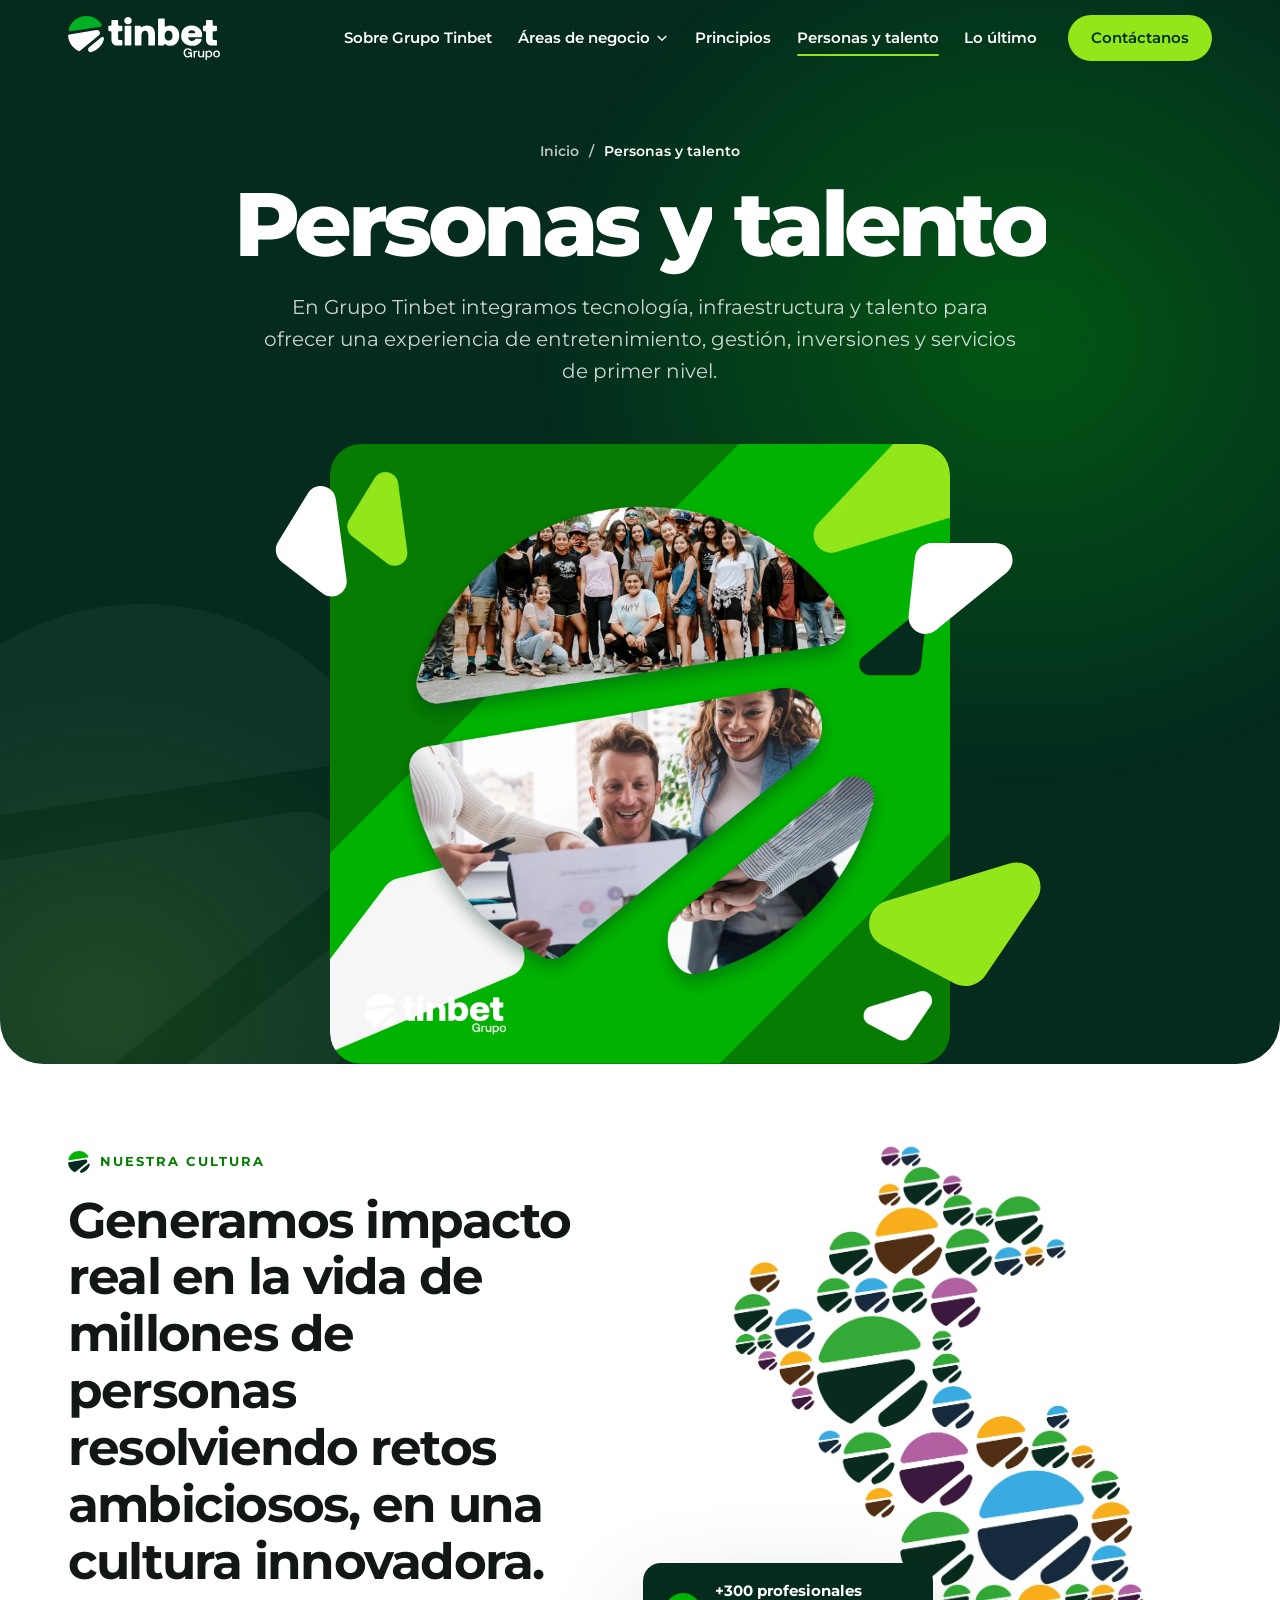
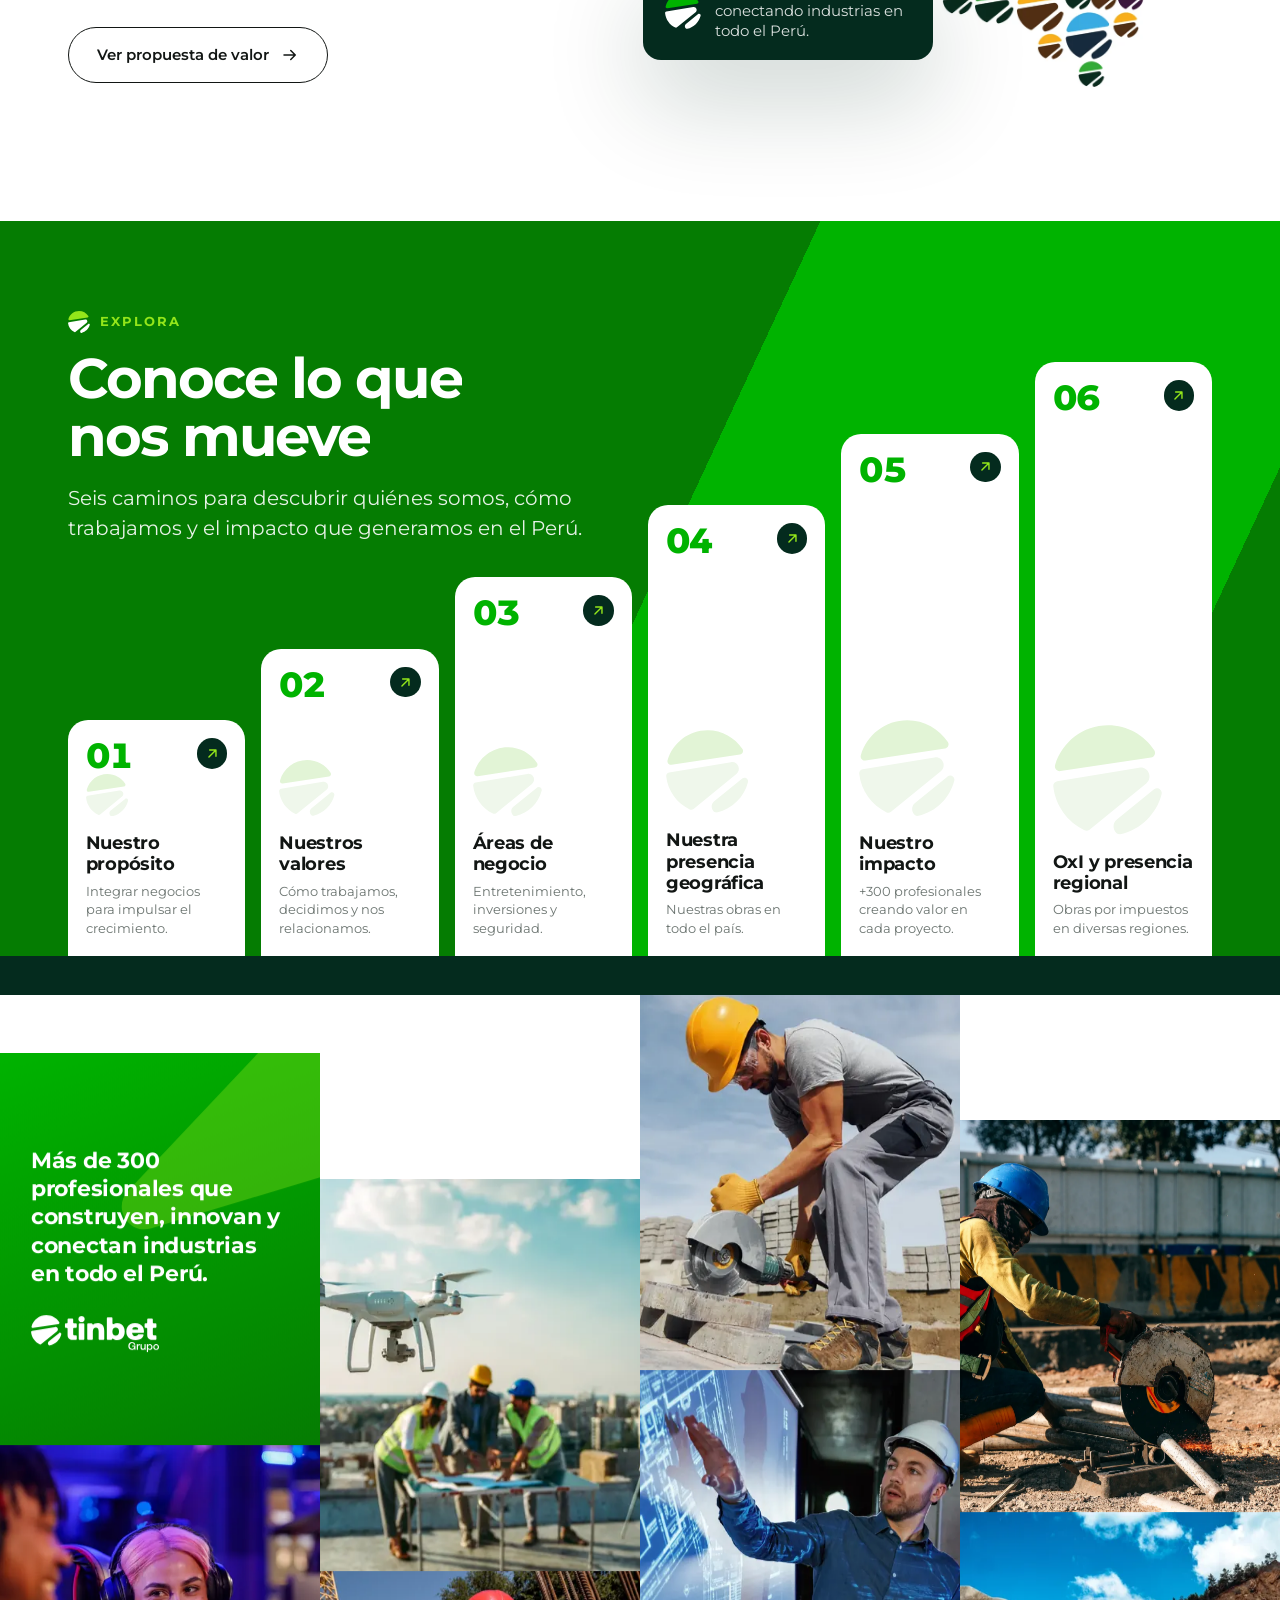
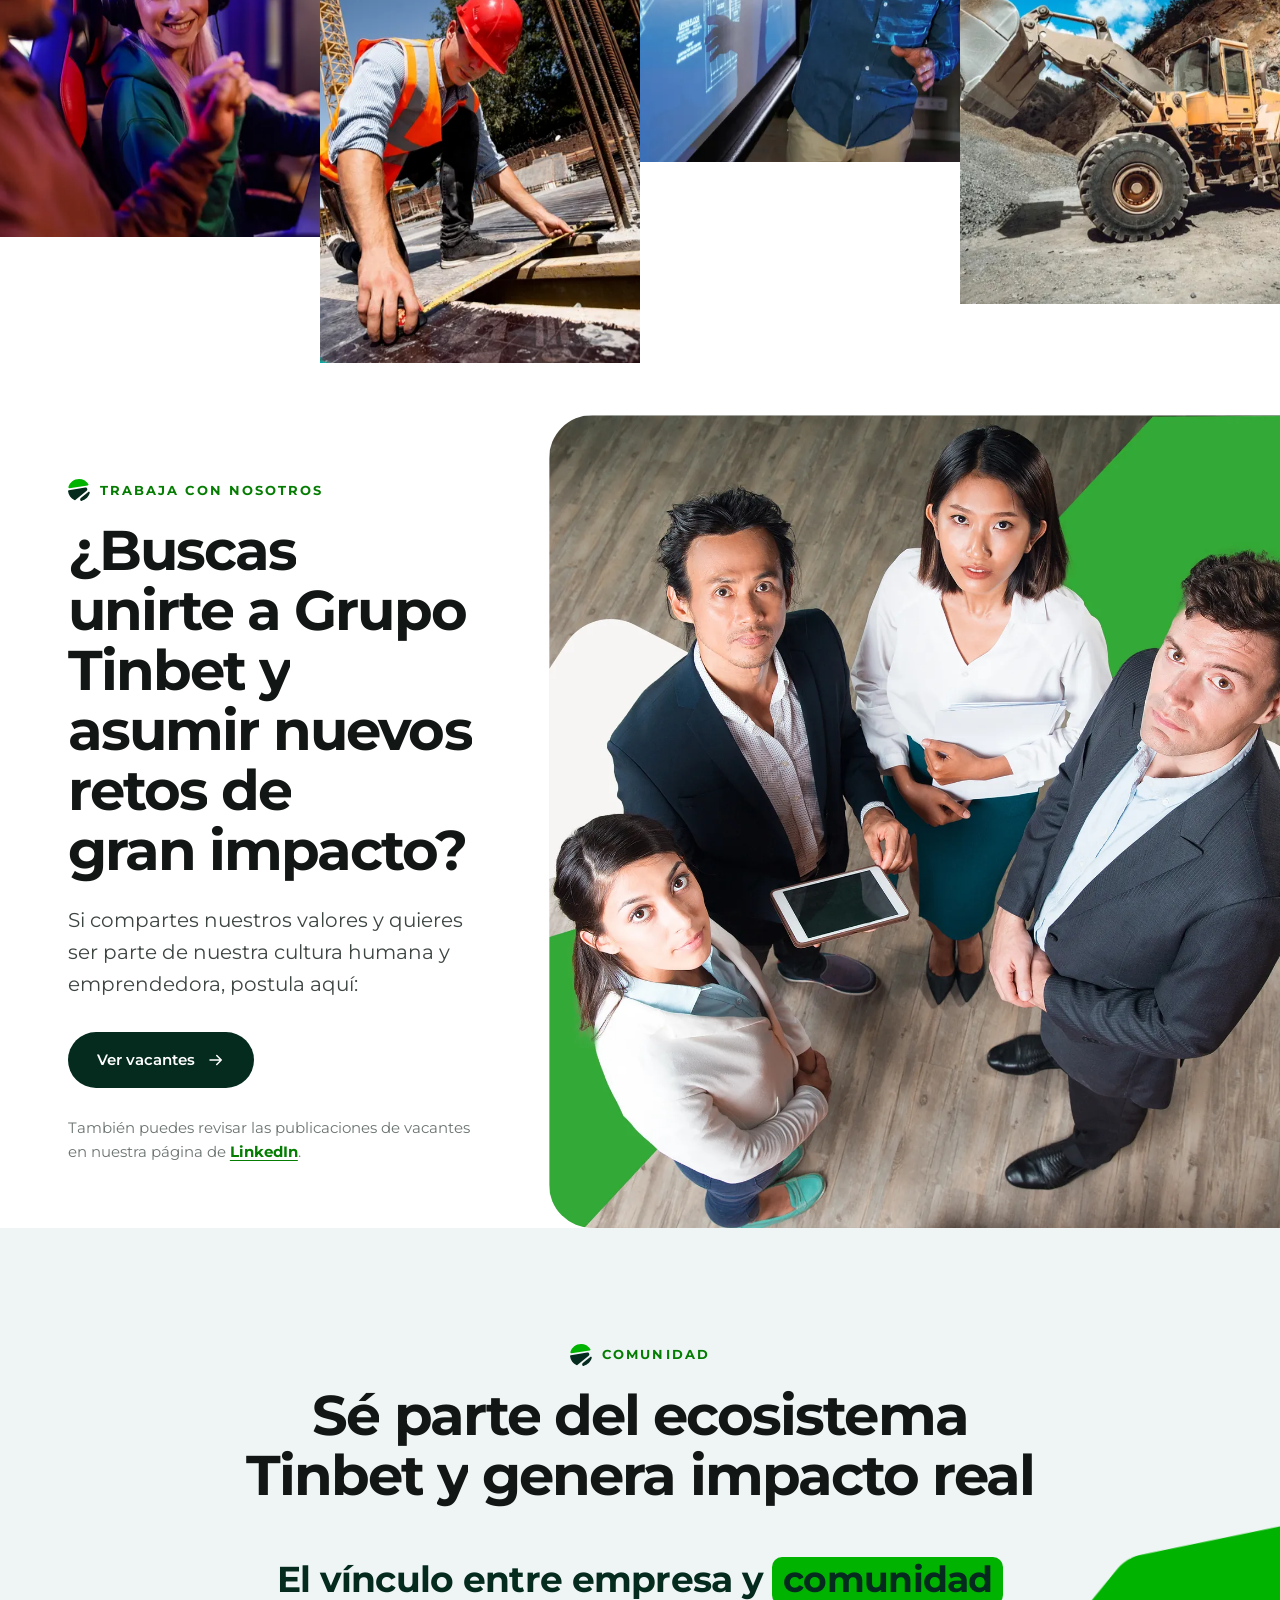
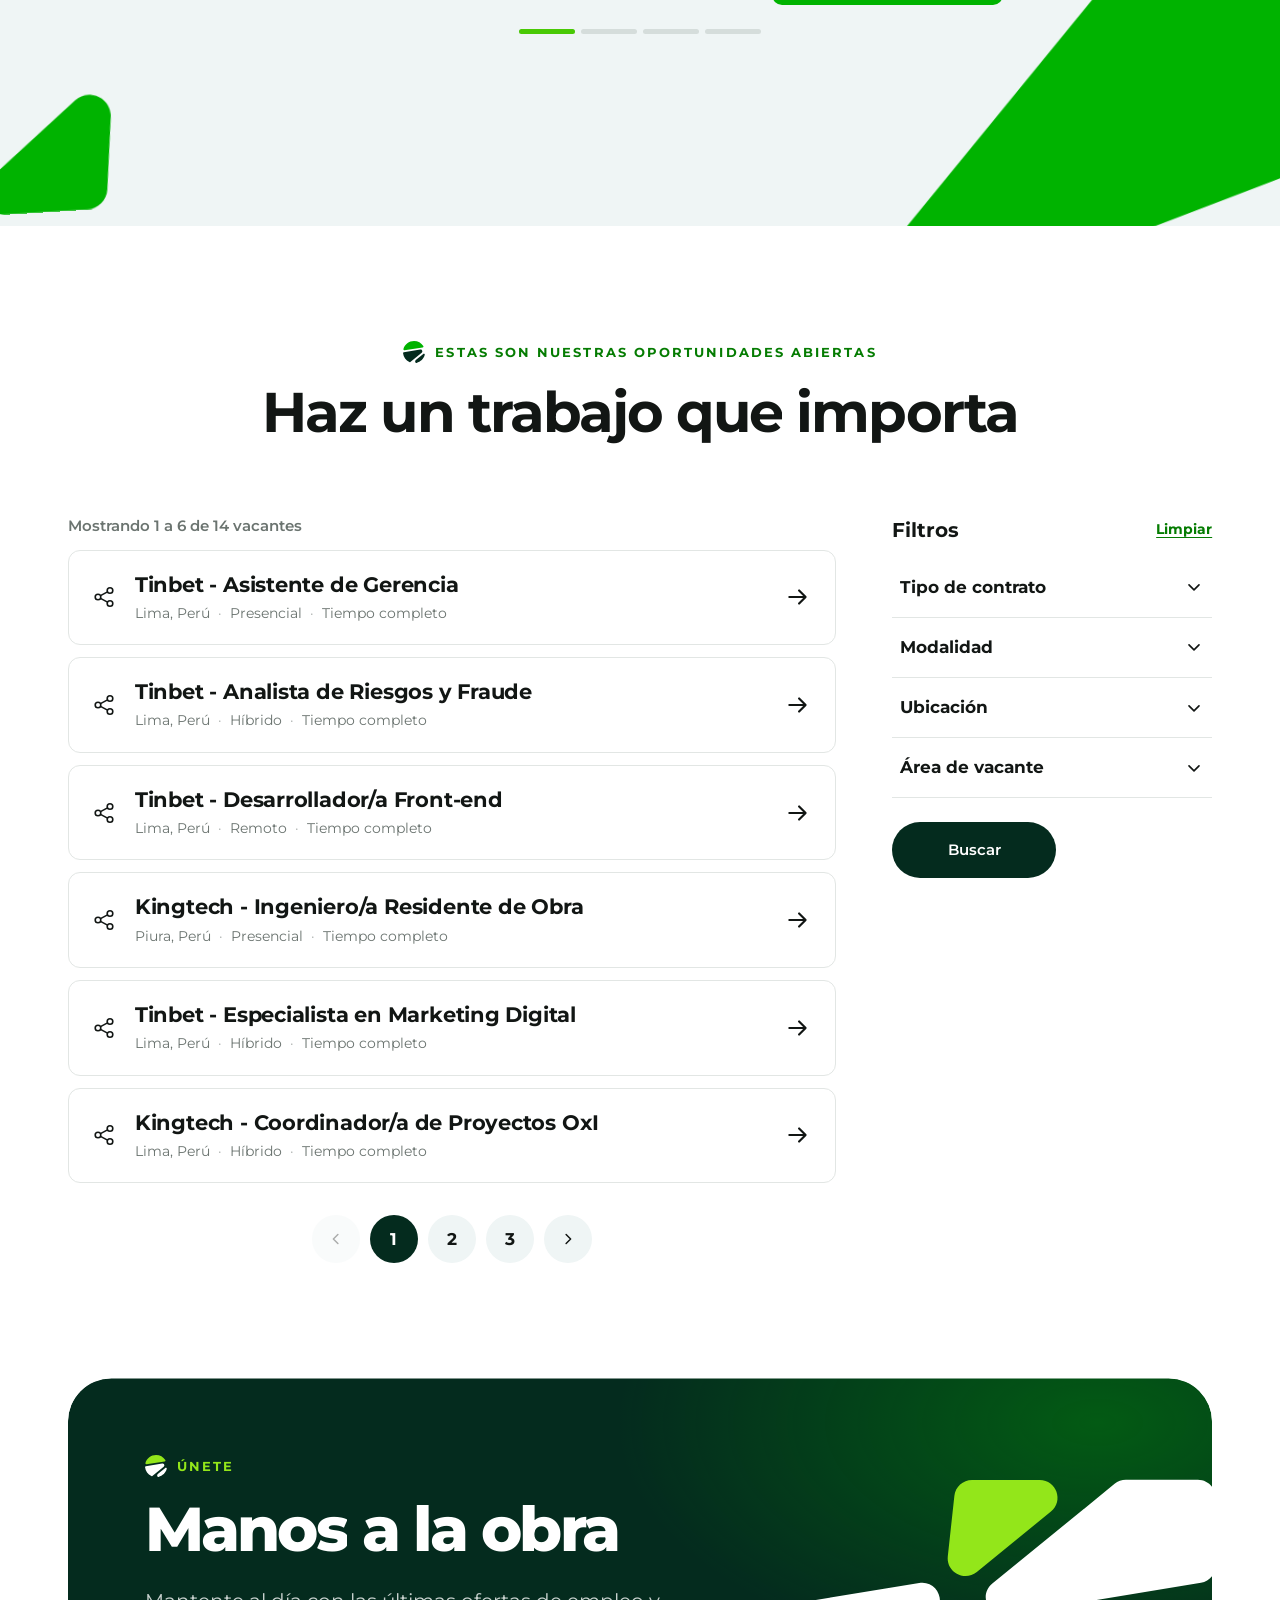
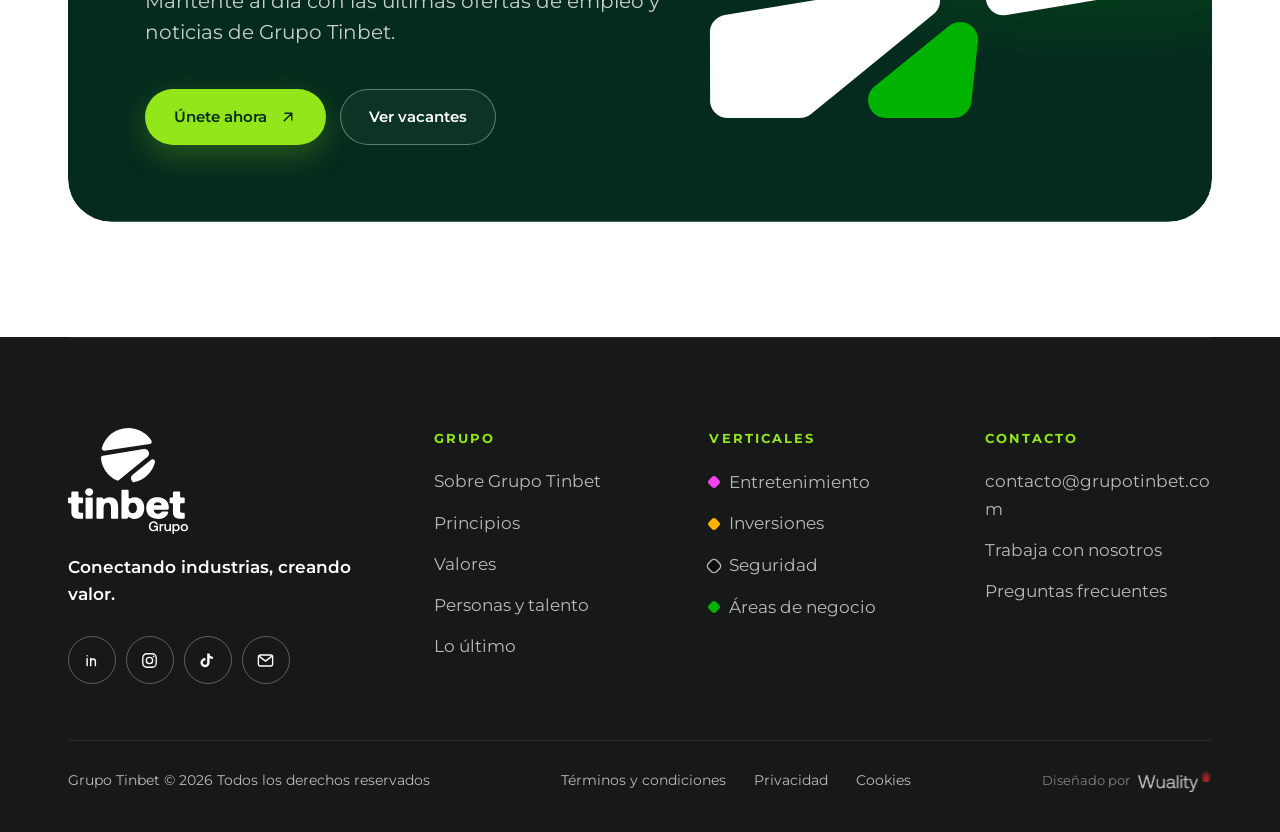
<file: personas-y-talento.html>
<!doctype html>
<html lang="es">
<head>
  <meta charset="utf-8">
  <meta name="viewport" content="width=device-width, initial-scale=1">
  <title>Personas y talento | Grupo Tinbet</title>
  <meta name="description" content="Conoce la cultura de Grupo Tinbet y postula a nuestras oportunidades abiertas en entretenimiento, construcción, inversión, tecnología y servicios.">
  <meta name="theme-color" content="#042b1e">

  <meta property="og:type" content="website">
  <meta property="og:locale" content="es_PE">
  <meta property="og:title" content="Personas y talento | Grupo Tinbet">
  <meta property="og:description" content="Generamos impacto real resolviendo retos ambiciosos, en una cultura innovadora. Conoce nuestras vacantes.">
  <meta property="og:url" content="https://grupotinbet.pe/personas-y-talento.html">
  <meta property="og:image" content="https://grupotinbet.pe/assets/img/og-image.jpg">

  <link rel="icon" href="assets/logos/simbolo.svg" type="image/svg+xml">
  <link rel="apple-touch-icon" href="assets/img/apple-touch-icon.png">

  <link rel="preconnect" href="https://fonts.googleapis.com">
  <link rel="preconnect" href="https://fonts.gstatic.com" crossorigin>
  <link href="https://fonts.googleapis.com/css2?family=Montserrat:wght@400;500;600;700;800&display=swap" rel="stylesheet">

  <link rel="stylesheet" href="css/styles.css?v=22">
  <script>document.documentElement.classList.add('js');</script>
</head>
<body>
  <!-- Formas del manual de marca (Elementos gráficos) y símbolo, reutilizables con <use> -->
  <svg class="sprite" aria-hidden="true" focusable="false">
    <defs>
      <path id="x-0" d="M813.3 538.2L443.7 839.7C434.1 847.5 422.1 851.8 409.6 851.8L192 851.8C160 851.8 135 824.1 138.4 792.2L137.9 588C140.4 563.9 158.8 544.4 182.7 540.4L770.5 443.2C825 434.2 856.2 503.3 813.3 538.2Z"/>
      <path id="x-1" d="M636.1 755.9L860.3 573.5C897.6 543.1 953.1 573.2 947.9 621.1L928.2 803.3C925.2 830.6 902.1 851.4 874.6 851.4L670.2 851.6C619.4 851.7 596.7 787.9 636.1 755.9Z"/>
      <path id="x-2" d="M991.6 445.2L1361.2 143.8C1370.8 135.9 1382.9 131.6 1395.3 131.6L1612.9 131.6C1644.9 131.6 1669.9 159.4 1666.6 191.2L1667.1 395.4C1664.5 419.6 1646.2 439 1622.2 443L1034.5 540.2C979.9 549.2 948.8 480.2 991.6 445.2Z"/>
      <path id="x-3" d="M1168.8 227.5L944.7 409.9C907.3 440.4 851.8 410.2 857 362.3L876.8 180.1C879.7 152.8 902.8 132.1 930.3 132L1134.7 131.8C1185.5 131.7 1208.2 195.5 1168.8 227.5Z"/>
      <path id="kite-0" d="M658.9 760.9L1085.6 200.7C1096.7 186.1 1112.6 175.8 1130.4 171.5L1442.8 96.5C1488.7 85.5 1534.1 116.7 1540.3 163.6L1611.4 456.6C1616.1 492.1 1596.5 526.4 1563.4 540.3L753.2 882.5C678 914.2 609.5 825.8 658.9 760.9Z"/>
      <path id="kite-1" d="M838.3 387.3L579.4 726.3C536.2 782.9 446.2 758.7 437.2 688.2L402.7 419.9C397.6 379.6 423.5 341.9 463 332.4L756.3 261.6C829.2 244 883.8 327.7 838.3 387.3Z"/>
      <path id="kite-2" d="M339.6 398.9L366 595.4C370.4 628.2 332.9 649.8 306.7 629.6L207.2 552.7C192.3 541.2 188.4 520.3 198.2 504.1L271.4 384.5C289.6 354.7 335 364.3 339.6 398.9Z"/>
      <path id="chev-0" d="M914.5 531.7L1356.5 63.5C1374.5 44.5 1403.1 39.8 1426.2 52.1L1609 175.8C1639.6 192.1 1649.4 231.2 1630 259.9L1498.6 454.9C1491.1 466.1 1480 474.3 1467.2 478.2L973.7 627.5C916.6 644.8 873.5 575.1 914.5 531.7Z"/>
      <path id="chev-1" d="M1275.9 600.1L977.1 690.9C927.2 706 920.8 773.9 966.8 798.2L1142 890.5C1168.3 904.3 1200.9 896.2 1217.5 871.5L1341.1 688.5C1371.9 643 1328.4 584.1 1275.9 600.1Z"/>
      <path id="chev-2" d="M842.1 826.9L400 1295.1C382 1314.2 353.5 1318.9 330.3 1306.6L147.5 1182.8C117 1166.6 107.2 1127.5 126.5 1098.8L257.9 903.7C265.4 892.5 276.5 884.3 289.4 880.5L782.8 731.1C840 713.8 883.1 783.5 842.1 826.9Z"/>
      <path id="chev-3" d="M480.6 758.6L779.5 667.8C829.3 652.6 835.8 584.7 789.7 560.4L614.5 468.1C588.2 454.3 555.7 462.5 539 487.1L415.4 670.2C384.7 715.7 428.1 774.5 480.6 758.6Z"/>
      <path id="sym-0" d="M777.2 532.2L318.5 608.1C304.6 610.4 294.8 623.1 296.3 637C308 746 376.3 838 471.3 883.1C480.5 887.5 491.4 886 499.3 879.6L817.1 620.4C856.9 588 827.9 523.8 777.2 532.2Z"/>
      <path id="sym-1" d="M603.6 294.6C462.7 294.6 343.8 388.9 306.5 517.8C301.2 536.5 316.8 554.5 336.1 551.6L843.9 475.3C863.2 472.4 872.8 450.5 862.1 434.2C806.9 350.1 711.7 294.6 603.6 294.6Z"/>
      <path id="sym-2" d="M860.7 653.3L652.4 822.7C626.2 844 629.6 880.3 650.9 899.3C657.2 904.9 666 906.6 674.2 904.7C786.1 878.5 874.5 791.6 903 680.7C909.2 656.4 880.7 637.3 861.1 652.9C861 653 860.8 653.1 860.7 653.3Z"/>
    </defs>
    <symbol id="i-symbol" viewBox="294.8 294.5 614.5 612.2">
      <use href="#sym-1" style="fill: var(--sym-a, currentColor)"/>
      <use href="#sym-0" style="fill: var(--sym-b, currentColor)"/>
      <use href="#sym-2" style="fill: var(--sym-b, currentColor)"/>
    </symbol>
    <symbol id="i-arrow" viewBox="0 0 24 24"><path d="M4 12h15m-6-6 6 6-6 6" fill="none" stroke="currentColor" stroke-width="2" stroke-linecap="round" stroke-linejoin="round"/></symbol>
    <symbol id="i-arrow-up-right" viewBox="0 0 24 24"><path d="M7 17 17 7M8 7h9v9" fill="none" stroke="currentColor" stroke-width="2" stroke-linecap="round" stroke-linejoin="round"/></symbol>
    <symbol id="i-chevron-down" viewBox="0 0 24 24"><path d="m6 9.5 6 6 6-6" fill="none" stroke="currentColor" stroke-width="2" stroke-linecap="round" stroke-linejoin="round"/></symbol>
    <symbol id="i-chevron-left" viewBox="0 0 24 24"><path d="m14.5 6-6 6 6 6" fill="none" stroke="currentColor" stroke-width="2" stroke-linecap="round" stroke-linejoin="round"/></symbol>
    <symbol id="i-chevron-right" viewBox="0 0 24 24"><path d="m9.5 6 6 6-6 6" fill="none" stroke="currentColor" stroke-width="2" stroke-linecap="round" stroke-linejoin="round"/></symbol>
    <symbol id="i-close" viewBox="0 0 24 24"><path d="m6 6 12 12M18 6 6 18" fill="none" stroke="currentColor" stroke-width="1.8" stroke-linecap="round"/></symbol>
    <symbol id="i-share" viewBox="0 0 24 24"><circle cx="18" cy="5.5" r="2.8" fill="none" stroke="currentColor" stroke-width="1.6"/><circle cx="6" cy="12" r="2.8" fill="none" stroke="currentColor" stroke-width="1.6"/><circle cx="18" cy="18.5" r="2.8" fill="none" stroke="currentColor" stroke-width="1.6"/><path d="m8.5 13.4 7 3.7M15.5 6.9l-7 3.7" fill="none" stroke="currentColor" stroke-width="1.6"/></symbol>
    <symbol id="i-instagram" viewBox="0 0 24 24"><rect x="3.5" y="3.5" width="17" height="17" rx="5" fill="none" stroke="currentColor" stroke-width="1.7"/><circle cx="12" cy="12" r="4" fill="none" stroke="currentColor" stroke-width="1.7"/><circle cx="17.2" cy="6.8" r="1.1" fill="currentColor"/></symbol>
    <symbol id="i-linkedin" viewBox="0 0 24 24"><path d="M6.5 9.5v9M6.5 6v.01M11 18.5v-5.2c0-2 1.3-3.3 3-3.3s2.9 1.3 2.9 3.3v5.2M11 9.5v9" fill="none" stroke="currentColor" stroke-width="1.8" stroke-linecap="round"/></symbol>
    <symbol id="i-mail" viewBox="0 0 24 24"><rect x="3" y="5" width="18" height="14" rx="2.5" fill="none" stroke="currentColor" stroke-width="1.7"/><path d="m3.8 6.5 8.2 6.3 8.2-6.3" fill="none" stroke="currentColor" stroke-width="1.7" stroke-linejoin="round"/></symbol>
    <symbol id="i-tiktok" viewBox="0 0 24 24"><path d="M14.6 3h-3v11.7a2.75 2.75 0 1 1-2.2-2.7V9a5.75 5.75 0 1 0 5.2 5.7V8.8a7.2 7.2 0 0 0 4.2 1.4v-3a4.3 4.3 0 0 1-4.2-4.2Z" fill="currentColor"/></symbol>
  </svg>

  <a class="skip-link" href="#contenido">Saltar al contenido</a>

  <header class="site-header is-over-hero" data-header>
    <div class="scroll-progress" data-progress aria-hidden="true"></div>
    <div class="site-header__inner container">
      <a class="site-header__logo" href="index.html" aria-label="Grupo Tinbet, ir al inicio">
        <img class="logo-on-dark" src="assets/logos/logo-horizontal-negativo.svg" alt="Grupo Tinbet" width="152" height="44">
        <img class="logo-on-light" src="assets/logos/logo-horizontal.svg" alt="" width="152" height="44">
      </a>

      <button class="menu-toggle" type="button" aria-expanded="false" aria-controls="menu-principal" data-menu-toggle>
        <span class="menu-toggle__bars" aria-hidden="true"></span>
        <span class="sr-only">Abrir menú</span>
      </button>

      <nav class="site-nav" id="menu-principal" aria-label="Principal" data-menu>
        <ul class="site-nav__list">
          <li><a href="index.html#nosotros">Sobre Grupo Tinbet</a></li>
          <li class="has-sub">
            <a href="areas-de-negocio.html">Áreas de negocio <svg class="caret" aria-hidden="true"><use href="#i-chevron-down"/></svg></a>
            <ul class="subnav">
              <li><a href="index.html#entretenimiento" style="--v: var(--c-ent)"><span class="subnav__dot"></span><span><strong>Entretenimiento</strong><small>Apuestas deportivas y juegos online</small></span></a></li>
              <li><a href="obras-por-impuestos.html" style="--v: var(--c-inv)"><span class="subnav__dot"></span><span><strong>Inversiones</strong><small>Obras por impuestos</small></span></a></li>
              <li><a href="index.html#seguridad" style="--v: var(--c-seg)"><span class="subnav__dot"></span><span><strong>Seguridad</strong><small>Protección integral</small></span></a></li>
            </ul>
          </li>
          <li><a href="index.html#principios">Principios</a></li>
          <li><a href="personas-y-talento.html" class="is-current" aria-current="page">Personas y talento</a></li>
          <li><a href="lo-ultimo.html">Lo último</a></li>
        </ul>
        <a class="btn btn--header site-nav__cta" href="index.html#contacto">Contáctanos</a>
      </nav>
    </div>
  </header>

  <main id="contenido">

    <!-- ============ CABECERA ============ -->
    <section class="pt-hero" aria-labelledby="page-title" data-hero>
      <div class="hero__glow" aria-hidden="true"></div>
      <svg class="hero__watermark" aria-hidden="true"><use href="#i-symbol"/></svg>
      <div class="container pt-hero__head">
        <nav class="breadcrumb pt-hero__crumbs" aria-label="Ruta de navegación" data-reveal>
          <a href="index.html">Inicio</a><span aria-hidden="true">/</span><span aria-current="page">Personas y talento</span>
        </nav>
        <h1 class="pt-hero__title" id="page-title" data-split>Personas y talento</h1>
        <p class="pt-hero__lead" data-reveal>En Grupo Tinbet integramos tecnología, infraestructura y talento para ofrecer una experiencia de entretenimiento, gestión, inversiones y servicios de primer nivel.</p>
      </div>
      <div class="container">
        <figure class="pt-hero__media" data-reveal="media">
          <img src="assets/img/pyt-hero-marca.webp" alt="Símbolo de Grupo Tinbet con fotos del equipo, colaboradores celebrando y manos unidas" width="1880" height="1880" fetchpriority="high">
          <svg class="pt-hero__shape pt-hero__shape--a" viewBox="188.4 354.7 182 295.1" aria-hidden="true"><use href="#kite-2"/></svg>
          <svg class="pt-hero__shape pt-hero__shape--b" viewBox="920.8 584.1 451.1 320.2" aria-hidden="true"><use href="#chev-1"/></svg>
          <svg class="pt-hero__shape pt-hero__shape--c" viewBox="851.8 131.7 356.4 308.6" aria-hidden="true"><use href="#x-3"/></svg>
        </figure>
      </div>
    </section>

    <!-- ============ IMPACTO ============ -->
    <section class="pt-impact" aria-labelledby="impact-title">
      <div class="container pt-impact__grid">
        <div>
          <p class="eyebrow" data-reveal><svg class="eyebrow__sym" aria-hidden="true"><use href="#i-symbol"/></svg> Nuestra cultura</p>
          <h2 class="pt-impact__title" id="impact-title" data-split>Generamos impacto real en la vida de millones de personas resolviendo retos ambiciosos, en una cultura innovadora.</h2>
          <a class="btn btn--outline pt-impact__btn" href="#conoce" data-reveal>Ver propuesta de valor <svg aria-hidden="true"><use href="#i-arrow"/></svg></a>
        </div>
        <figure class="pt-impact__media" data-reveal="media">
          <img src="assets/img/pyt-mapa.webp" alt="Mapa del Perú formado por el símbolo de Grupo Tinbet en los colores de sus verticales" width="1200" height="1267" loading="lazy">
          <p class="about__badge pt-impact__badge">
            <svg class="about__badge-sym" aria-hidden="true"><use href="#i-symbol"/></svg>
            <span><strong>+300 profesionales</strong> conectando industrias en todo el Perú.</span>
          </p>
        </figure>
      </div>
    </section>

    <!-- ============ CONOCE LO QUE NOS MUEVE ============ -->
    <section class="pt-explore" id="conoce" aria-labelledby="explore-title">
      <div class="container pt-explore__inner">
        <header class="pt-explore__head">
          <p class="eyebrow eyebrow--light" data-reveal><svg class="eyebrow__sym" aria-hidden="true"><use href="#i-symbol"/></svg> Explora</p>
          <h2 class="pt-explore__title" id="explore-title" data-split>Conoce lo que nos mueve</h2>
          <p class="pt-explore__lead" data-reveal>Seis caminos para descubrir quiénes somos, cómo trabajamos y el impacto que generamos en el Perú.</p>
        </header>
        <ol class="stairs" data-reveal="media">
          <li class="stair" style="--i: 0"><a class="stair__card" href="index.html#nosotros"><span class="stair__num" aria-hidden="true">01</span><span class="stair__arrow" aria-hidden="true"><svg><use href="#i-arrow-up-right"/></svg></span><svg class="stair__sym" aria-hidden="true"><use href="#i-symbol"/></svg><span class="stair__title">Nuestro propósito</span><span class="stair__desc">Integrar negocios para impulsar el crecimiento.</span></a></li>
          <li class="stair" style="--i: 1"><a class="stair__card" href="index.html#valores"><span class="stair__num" aria-hidden="true">02</span><span class="stair__arrow" aria-hidden="true"><svg><use href="#i-arrow-up-right"/></svg></span><svg class="stair__sym" aria-hidden="true"><use href="#i-symbol"/></svg><span class="stair__title">Nuestros valores</span><span class="stair__desc">Cómo trabajamos, decidimos y nos relacionamos.</span></a></li>
          <li class="stair" style="--i: 2"><a class="stair__card" href="areas-de-negocio.html"><span class="stair__num" aria-hidden="true">03</span><span class="stair__arrow" aria-hidden="true"><svg><use href="#i-arrow-up-right"/></svg></span><svg class="stair__sym" aria-hidden="true"><use href="#i-symbol"/></svg><span class="stair__title">Áreas de negocio</span><span class="stair__desc">Entretenimiento, inversiones y seguridad.</span></a></li>
          <li class="stair" style="--i: 3"><a class="stair__card" href="obras-por-impuestos.html#obras"><span class="stair__num" aria-hidden="true">04</span><span class="stair__arrow" aria-hidden="true"><svg><use href="#i-arrow-up-right"/></svg></span><svg class="stair__sym" aria-hidden="true"><use href="#i-symbol"/></svg><span class="stair__title">Nuestra presencia geográfica</span><span class="stair__desc">Nuestras obras en todo el país.</span></a></li>
          <li class="stair" style="--i: 4"><a class="stair__card" href="index.html#talento"><span class="stair__num" aria-hidden="true">05</span><span class="stair__arrow" aria-hidden="true"><svg><use href="#i-arrow-up-right"/></svg></span><svg class="stair__sym" aria-hidden="true"><use href="#i-symbol"/></svg><span class="stair__title">Nuestro impacto</span><span class="stair__desc">+300 profesionales creando valor en cada proyecto.</span></a></li>
          <li class="stair" style="--i: 5"><a class="stair__card" href="obras-por-impuestos.html"><span class="stair__num" aria-hidden="true">06</span><span class="stair__arrow" aria-hidden="true"><svg><use href="#i-arrow-up-right"/></svg></span><svg class="stair__sym" aria-hidden="true"><use href="#i-symbol"/></svg><span class="stair__title">OxI y presencia regional</span><span class="stair__desc">Obras por impuestos en diversas regiones.</span></a></li>
        </ol>
      </div>
    </section>

    <!-- ============ MOSAICO ============ -->
    <section class="mosaic" aria-label="Nuestro equipo en acción">
      <div class="mosaic__grid">
        <div class="mosaic__col" data-parallax="0.05">
          <div class="mosaic__tile mosaic__tile--text">
            <svg class="mosaic__tile-shape" viewBox="873.5 39.8 775.9 605" aria-hidden="true"><use href="#chev-0"/></svg>
            <p>Más de 300 profesionales que construyen, innovan y conectan industrias en todo el Perú.</p>
            <img src="assets/logos/logo-horizontal-white.svg" alt="Grupo Tinbet" width="170" height="49" loading="lazy">
          </div>
          <figure class="mosaic__tile"><img src="assets/img/pyt-gamers.webp" alt="Dos jóvenes jugando videojuegos con audífonos" width="900" height="600" loading="lazy"></figure>
        </div>
        <div class="mosaic__col" data-parallax="-0.03">
          <figure class="mosaic__tile"><img src="assets/img/mosaico-drone.webp" alt="Equipo de obra supervisando con un dron" width="760" height="488" loading="lazy"></figure>
          <figure class="mosaic__tile"><img src="assets/img/mosaico-casco.webp" alt="Trabajador con casco rojo midiendo en obra" width="760" height="507" loading="lazy"></figure>
        </div>
        <div class="mosaic__col" data-parallax="0.07">
          <figure class="mosaic__tile"><img src="assets/img/mosaico-corte.webp" alt="Operario cortando bloques de concreto" width="760" height="507" loading="lazy"></figure>
          <figure class="mosaic__tile"><img src="assets/img/pyt-ingeniero.webp" alt="Ingeniero revisando planos en una pantalla digital" width="900" height="600" loading="lazy"></figure>
        </div>
        <div class="mosaic__col" data-parallax="-0.02">
          <figure class="mosaic__tile"><img src="assets/img/vertical-inversiones.webp" alt="Trabajador de construcción cortando tubería en una obra" width="1500" height="1500" loading="lazy"></figure>
          <figure class="mosaic__tile"><img src="assets/img/mosaico-cargador.webp" alt="Cargador frontal trabajando en una cantera" width="760" height="507" loading="lazy"></figure>
        </div>
      </div>
    </section>

    <!-- ============ ÚNETE ============ -->
    <section class="pt-join" aria-labelledby="join-title">
      <div class="pt-join__copy">
        <p class="eyebrow" data-reveal><svg class="eyebrow__sym" aria-hidden="true"><use href="#i-symbol"/></svg> Trabaja con nosotros</p>
        <h2 class="section-title section-title--left pt-join__title" id="join-title" data-split>¿Buscas unirte a Grupo Tinbet y asumir nuevos retos de gran impacto?</h2>
        <p class="pt-join__text" data-reveal>Si compartes nuestros valores y quieres ser parte de nuestra cultura humana y emprendedora, postula aquí:</p>
        <a class="btn btn--forest pt-join__btn" href="#vacantes" data-reveal>Ver vacantes <svg aria-hidden="true"><use href="#i-arrow"/></svg></a>
        <p class="pt-join__note" data-reveal>También puedes revisar las publicaciones de vacantes en nuestra página de <a href="https://www.linkedin.com/" target="_blank" rel="noopener">LinkedIn</a>.</p>
      </div>
      <figure class="pt-join__media" data-reveal="media">
        <img src="assets/img/pyt-equipo.webp" alt="Equipo de profesionales de Grupo Tinbet mirando a la cámara" width="1400" height="1479" loading="lazy">
      </figure>
    </section>

    <!-- ============ ECOSISTEMA ============ -->
    <section class="talent pt-community" aria-labelledby="community-title">
      <svg class="side-shape talent__shape talent__shape--l" viewBox="596.7 543.1 356.4 308.6" aria-hidden="true" data-scroll-shape><use href="#x-1"/></svg>
      <svg class="side-shape talent__shape talent__shape--r" viewBox="609.5 85.5 1006.6 828.7" aria-hidden="true" data-scroll-shape><use href="#kite-0"/></svg>
      <div class="container talent__inner">
        <p class="eyebrow eyebrow--center" data-reveal><svg class="eyebrow__sym" aria-hidden="true"><use href="#i-symbol"/></svg> Comunidad</p>
        <h2 class="section-title" id="community-title" data-split>Sé parte del ecosistema Tinbet y genera impacto real</h2>
        <p class="talent__rotator" data-reveal>
          El vínculo entre empresa y
          <span class="word-swap" data-word-swap aria-live="polite" data-words='[{"text":"comunidad","bg":"var(--c-green)","fg":"var(--c-forest)"},{"text":"talento","bg":"var(--c-lime)","fg":"var(--c-forest)"},{"text":"regiones","bg":"var(--c-inv)","fg":"var(--c-inv-dark)"},{"text":"futuro","bg":"var(--c-ent)","fg":"var(--c-ent-dark)"}]'>comunidad</span>
        </p>
        <div class="talent__progress" data-word-progress aria-hidden="true">
          <span></span><span></span><span></span><span></span>
        </div>
      </div>
    </section>

    <!-- ============ VACANTES ============ -->
    <section class="jobs section" id="vacantes" aria-labelledby="jobs-title" data-jobs data-page="6">
      <div class="container">
        <header class="section-head jobs__head">
          <p class="eyebrow eyebrow--center" data-reveal><svg class="eyebrow__sym" aria-hidden="true"><use href="#i-symbol"/></svg> Estas son nuestras oportunidades abiertas</p>
          <h2 class="section-title" id="jobs-title" data-split>Haz un trabajo que importa</h2>
        </header>

        <div class="jobs__layout">
          <div class="jobs__main">
            <p class="jobs__count" data-job-count aria-live="polite">14 vacantes disponibles</p>
            <div class="jobs__list" data-job-list>
              <article class="job" id="vacante-asistente-gerencia" data-job data-contrato="tiempo-completo" data-modalidad="presencial" data-ubicacion="lima" data-area="administracion">
                <button class="job__share" type="button" data-job-share aria-label="Compartir vacante: Tinbet - Asistente de Gerencia"><svg aria-hidden="true"><use href="#i-share"/></svg></button>
                <a class="job__link" href="mailto:contacto@grupotinbet.com?subject=Postulaci%C3%B3n%3A%20Tinbet%20-%20Asistente%20de%20Gerencia">
                  <span class="job__title">Tinbet - Asistente de Gerencia</span>
                  <span class="job__meta">Lima, Perú <i aria-hidden="true">·</i> Presencial <i aria-hidden="true">·</i> Tiempo completo</span>
                  <svg class="job__arrow" aria-hidden="true"><use href="#i-arrow"/></svg>
                </a>
              </article>
              <article class="job" id="vacante-analista-riesgos" data-job data-contrato="tiempo-completo" data-modalidad="hibrido" data-ubicacion="lima" data-area="finanzas">
                <button class="job__share" type="button" data-job-share aria-label="Compartir vacante: Tinbet - Analista de Riesgos y Fraude"><svg aria-hidden="true"><use href="#i-share"/></svg></button>
                <a class="job__link" href="mailto:contacto@grupotinbet.com?subject=Postulaci%C3%B3n%3A%20Tinbet%20-%20Analista%20de%20Riesgos%20y%20Fraude">
                  <span class="job__title">Tinbet - Analista de Riesgos y Fraude</span>
                  <span class="job__meta">Lima, Perú <i aria-hidden="true">·</i> Híbrido <i aria-hidden="true">·</i> Tiempo completo</span>
                  <svg class="job__arrow" aria-hidden="true"><use href="#i-arrow"/></svg>
                </a>
              </article>
              <article class="job" id="vacante-desarrollador-frontend" data-job data-contrato="tiempo-completo" data-modalidad="remoto" data-ubicacion="lima" data-area="tecnologia">
                <button class="job__share" type="button" data-job-share aria-label="Compartir vacante: Tinbet - Desarrollador/a Front-end"><svg aria-hidden="true"><use href="#i-share"/></svg></button>
                <a class="job__link" href="mailto:contacto@grupotinbet.com?subject=Postulaci%C3%B3n%3A%20Tinbet%20-%20Desarrollador%2Fa%20Front-end">
                  <span class="job__title">Tinbet - Desarrollador/a Front-end</span>
                  <span class="job__meta">Lima, Perú <i aria-hidden="true">·</i> Remoto <i aria-hidden="true">·</i> Tiempo completo</span>
                  <svg class="job__arrow" aria-hidden="true"><use href="#i-arrow"/></svg>
                </a>
              </article>
              <article class="job" id="vacante-ingeniero-residente" data-job data-contrato="tiempo-completo" data-modalidad="presencial" data-ubicacion="piura" data-area="construccion">
                <button class="job__share" type="button" data-job-share aria-label="Compartir vacante: Kingtech - Ingeniero/a Residente de Obra"><svg aria-hidden="true"><use href="#i-share"/></svg></button>
                <a class="job__link" href="mailto:contacto@grupotinbet.com?subject=Postulaci%C3%B3n%3A%20Kingtech%20-%20Ingeniero%2Fa%20Residente%20de%20Obra">
                  <span class="job__title">Kingtech - Ingeniero/a Residente de Obra</span>
                  <span class="job__meta">Piura, Perú <i aria-hidden="true">·</i> Presencial <i aria-hidden="true">·</i> Tiempo completo</span>
                  <svg class="job__arrow" aria-hidden="true"><use href="#i-arrow"/></svg>
                </a>
              </article>
              <article class="job" id="vacante-marketing-digital" data-job data-contrato="tiempo-completo" data-modalidad="hibrido" data-ubicacion="lima" data-area="comercial">
                <button class="job__share" type="button" data-job-share aria-label="Compartir vacante: Tinbet - Especialista en Marketing Digital"><svg aria-hidden="true"><use href="#i-share"/></svg></button>
                <a class="job__link" href="mailto:contacto@grupotinbet.com?subject=Postulaci%C3%B3n%3A%20Tinbet%20-%20Especialista%20en%20Marketing%20Digital">
                  <span class="job__title">Tinbet - Especialista en Marketing Digital</span>
                  <span class="job__meta">Lima, Perú <i aria-hidden="true">·</i> Híbrido <i aria-hidden="true">·</i> Tiempo completo</span>
                  <svg class="job__arrow" aria-hidden="true"><use href="#i-arrow"/></svg>
                </a>
              </article>
              <article class="job" id="vacante-coordinador-oxi" data-job data-contrato="tiempo-completo" data-modalidad="hibrido" data-ubicacion="lima" data-area="construccion">
                <button class="job__share" type="button" data-job-share aria-label="Compartir vacante: Kingtech - Coordinador/a de Proyectos OxI"><svg aria-hidden="true"><use href="#i-share"/></svg></button>
                <a class="job__link" href="mailto:contacto@grupotinbet.com?subject=Postulaci%C3%B3n%3A%20Kingtech%20-%20Coordinador%2Fa%20de%20Proyectos%20OxI">
                  <span class="job__title">Kingtech - Coordinador/a de Proyectos OxI</span>
                  <span class="job__meta">Lima, Perú <i aria-hidden="true">·</i> Híbrido <i aria-hidden="true">·</i> Tiempo completo</span>
                  <svg class="job__arrow" aria-hidden="true"><use href="#i-arrow"/></svg>
                </a>
              </article>
              <article class="job" id="vacante-atencion-cliente" data-job data-contrato="medio-tiempo" data-modalidad="presencial" data-ubicacion="arequipa" data-area="operaciones">
                <button class="job__share" type="button" data-job-share aria-label="Compartir vacante: Tinbet - Ejecutivo/a de Atención al Cliente"><svg aria-hidden="true"><use href="#i-share"/></svg></button>
                <a class="job__link" href="mailto:contacto@grupotinbet.com?subject=Postulaci%C3%B3n%3A%20Tinbet%20-%20Ejecutivo%2Fa%20de%20Atenci%C3%B3n%20al%20Cliente">
                  <span class="job__title">Tinbet - Ejecutivo/a de Atención al Cliente</span>
                  <span class="job__meta">Arequipa, Perú <i aria-hidden="true">·</i> Presencial <i aria-hidden="true">·</i> Medio tiempo</span>
                  <svg class="job__arrow" aria-hidden="true"><use href="#i-arrow"/></svg>
                </a>
              </article>
              <article class="job" id="vacante-prevencionista" data-job data-contrato="tiempo-completo" data-modalidad="presencial" data-ubicacion="cusco" data-area="construccion">
                <button class="job__share" type="button" data-job-share aria-label="Compartir vacante: Kingtech - Prevencionista de Riesgos SSOMA"><svg aria-hidden="true"><use href="#i-share"/></svg></button>
                <a class="job__link" href="mailto:contacto@grupotinbet.com?subject=Postulaci%C3%B3n%3A%20Kingtech%20-%20Prevencionista%20de%20Riesgos%20SSOMA">
                  <span class="job__title">Kingtech - Prevencionista de Riesgos SSOMA</span>
                  <span class="job__meta">Cusco, Perú <i aria-hidden="true">·</i> Presencial <i aria-hidden="true">·</i> Tiempo completo</span>
                  <svg class="job__arrow" aria-hidden="true"><use href="#i-arrow"/></svg>
                </a>
              </article>
              <article class="job" id="vacante-analista-contable" data-job data-contrato="tiempo-completo" data-modalidad="hibrido" data-ubicacion="lima" data-area="finanzas">
                <button class="job__share" type="button" data-job-share aria-label="Compartir vacante: Grupo Tinbet - Analista Contable"><svg aria-hidden="true"><use href="#i-share"/></svg></button>
                <a class="job__link" href="mailto:contacto@grupotinbet.com?subject=Postulaci%C3%B3n%3A%20Grupo%20Tinbet%20-%20Analista%20Contable">
                  <span class="job__title">Grupo Tinbet - Analista Contable</span>
                  <span class="job__meta">Lima, Perú <i aria-hidden="true">·</i> Híbrido <i aria-hidden="true">·</i> Tiempo completo</span>
                  <svg class="job__arrow" aria-hidden="true"><use href="#i-arrow"/></svg>
                </a>
              </article>
              <article class="job" id="vacante-supervisor-seguridad" data-job data-contrato="tiempo-completo" data-modalidad="presencial" data-ubicacion="trujillo" data-area="operaciones">
                <button class="job__share" type="button" data-job-share aria-label="Compartir vacante: Seguridad - Supervisor/a de Seguridad"><svg aria-hidden="true"><use href="#i-share"/></svg></button>
                <a class="job__link" href="mailto:contacto@grupotinbet.com?subject=Postulaci%C3%B3n%3A%20Seguridad%20-%20Supervisor%2Fa%20de%20Seguridad">
                  <span class="job__title">Seguridad - Supervisor/a de Seguridad</span>
                  <span class="job__meta">Trujillo, Perú <i aria-hidden="true">·</i> Presencial <i aria-hidden="true">·</i> Tiempo completo</span>
                  <svg class="job__arrow" aria-hidden="true"><use href="#i-arrow"/></svg>
                </a>
              </article>
              <article class="job" id="vacante-asistente-licitaciones" data-job data-contrato="tiempo-completo" data-modalidad="presencial" data-ubicacion="lima" data-area="administracion">
                <button class="job__share" type="button" data-job-share aria-label="Compartir vacante: Kingtech - Asistente de Licitaciones"><svg aria-hidden="true"><use href="#i-share"/></svg></button>
                <a class="job__link" href="mailto:contacto@grupotinbet.com?subject=Postulaci%C3%B3n%3A%20Kingtech%20-%20Asistente%20de%20Licitaciones">
                  <span class="job__title">Kingtech - Asistente de Licitaciones</span>
                  <span class="job__meta">Lima, Perú <i aria-hidden="true">·</i> Presencial <i aria-hidden="true">·</i> Tiempo completo</span>
                  <svg class="job__arrow" aria-hidden="true"><use href="#i-arrow"/></svg>
                </a>
              </article>
              <article class="job" id="vacante-monitoreo" data-job data-contrato="medio-tiempo" data-modalidad="presencial" data-ubicacion="lima" data-area="operaciones">
                <button class="job__share" type="button" data-job-share aria-label="Compartir vacante: Seguridad - Operador/a de Centro de Monitoreo"><svg aria-hidden="true"><use href="#i-share"/></svg></button>
                <a class="job__link" href="mailto:contacto@grupotinbet.com?subject=Postulaci%C3%B3n%3A%20Seguridad%20-%20Operador%2Fa%20de%20Centro%20de%20Monitoreo">
                  <span class="job__title">Seguridad - Operador/a de Centro de Monitoreo</span>
                  <span class="job__meta">Lima, Perú <i aria-hidden="true">·</i> Presencial <i aria-hidden="true">·</i> Medio tiempo</span>
                  <svg class="job__arrow" aria-hidden="true"><use href="#i-arrow"/></svg>
                </a>
              </article>
              <article class="job" id="vacante-disenador-ux" data-job data-contrato="tiempo-completo" data-modalidad="remoto" data-ubicacion="lima" data-area="tecnologia">
                <button class="job__share" type="button" data-job-share aria-label="Compartir vacante: Grupo Tinbet - Diseñador/a UX/UI"><svg aria-hidden="true"><use href="#i-share"/></svg></button>
                <a class="job__link" href="mailto:contacto@grupotinbet.com?subject=Postulaci%C3%B3n%3A%20Grupo%20Tinbet%20-%20Dise%C3%B1ador%2Fa%20UX%2FUI">
                  <span class="job__title">Grupo Tinbet - Diseñador/a UX/UI</span>
                  <span class="job__meta">Lima, Perú <i aria-hidden="true">·</i> Remoto <i aria-hidden="true">·</i> Tiempo completo</span>
                  <svg class="job__arrow" aria-hidden="true"><use href="#i-arrow"/></svg>
                </a>
              </article>
              <article class="job" id="vacante-practicante-rrhh" data-job data-contrato="practicas" data-modalidad="presencial" data-ubicacion="lima" data-area="administracion">
                <button class="job__share" type="button" data-job-share aria-label="Compartir vacante: Grupo Tinbet - Practicante de Recursos Humanos"><svg aria-hidden="true"><use href="#i-share"/></svg></button>
                <a class="job__link" href="mailto:contacto@grupotinbet.com?subject=Postulaci%C3%B3n%3A%20Grupo%20Tinbet%20-%20Practicante%20de%20Recursos%20Humanos">
                  <span class="job__title">Grupo Tinbet - Practicante de Recursos Humanos</span>
                  <span class="job__meta">Lima, Perú <i aria-hidden="true">·</i> Presencial <i aria-hidden="true">·</i> Prácticas</span>
                  <svg class="job__arrow" aria-hidden="true"><use href="#i-arrow"/></svg>
                </a>
              </article>
            </div>
            <div class="jobs__empty" data-job-empty hidden>
              <p>No encontramos vacantes con esos filtros.</p>
              <button class="btn btn--outline" type="button" data-job-clear>Limpiar filtros</button>
            </div>
            <nav class="pager" data-job-pager aria-label="Páginas de vacantes"></nav>
          </div>

          <aside class="jobs__filters" aria-labelledby="filters-title">
            <form class="jfilters" data-job-filters>
              <div class="jfilters__head">
                <h3 class="jfilters__title" id="filters-title">Filtros</h3>
                <button class="jfilters__clear" type="button" data-job-clear>Limpiar</button>
              </div>
              <div class="jfilters__chips" data-job-chips aria-live="polite"></div>
              <details class="jfilter">
                <summary>Tipo de contrato <svg aria-hidden="true"><use href="#i-chevron-down"/></svg></summary>
                <div class="jfilter__opts">
                  <label><input type="checkbox" name="contrato" value="tiempo-completo"> Tiempo completo</label>
                  <label><input type="checkbox" name="contrato" value="medio-tiempo"> Medio tiempo</label>
                  <label><input type="checkbox" name="contrato" value="practicas"> Prácticas</label>
                </div>
              </details>
              <details class="jfilter">
                <summary>Modalidad <svg aria-hidden="true"><use href="#i-chevron-down"/></svg></summary>
                <div class="jfilter__opts">
                  <label><input type="checkbox" name="modalidad" value="presencial"> Presencial</label>
                  <label><input type="checkbox" name="modalidad" value="hibrido"> Híbrido</label>
                  <label><input type="checkbox" name="modalidad" value="remoto"> Remoto</label>
                </div>
              </details>
              <details class="jfilter">
                <summary>Ubicación <svg aria-hidden="true"><use href="#i-chevron-down"/></svg></summary>
                <div class="jfilter__opts">
                  <label><input type="checkbox" name="ubicacion" value="lima"> Lima</label>
                  <label><input type="checkbox" name="ubicacion" value="arequipa"> Arequipa</label>
                  <label><input type="checkbox" name="ubicacion" value="cusco"> Cusco</label>
                  <label><input type="checkbox" name="ubicacion" value="piura"> Piura</label>
                  <label><input type="checkbox" name="ubicacion" value="trujillo"> Trujillo</label>
                </div>
              </details>
              <details class="jfilter">
                <summary>Área de vacante <svg aria-hidden="true"><use href="#i-chevron-down"/></svg></summary>
                <div class="jfilter__opts">
                  <label><input type="checkbox" name="area" value="administracion"> Administración</label>
                  <label><input type="checkbox" name="area" value="comercial"> Comercial</label>
                  <label><input type="checkbox" name="area" value="construccion"> Construcción</label>
                  <label><input type="checkbox" name="area" value="finanzas"> Finanzas</label>
                  <label><input type="checkbox" name="area" value="operaciones"> Operaciones</label>
                  <label><input type="checkbox" name="area" value="tecnologia"> Tecnología</label>
                </div>
              </details>
              <button class="btn btn--forest jfilters__submit" type="submit">Buscar</button>
            </form>
          </aside>
        </div>
      </div>
    </section>

    <!-- ============ MANOS A LA OBRA ============ -->
    <section class="cta cta--plain" id="contacto" aria-labelledby="cta-title">
      <div class="container">
        <div class="cta__box" data-reveal="clip">
          <div class="cta__copy">
            <p class="eyebrow eyebrow--light"><svg class="eyebrow__sym" aria-hidden="true"><use href="#i-symbol"/></svg> Únete</p>
            <h2 class="cta__title" id="cta-title" data-split>Manos a la obra</h2>
            <p class="cta__text">Mantente al día con las últimas ofertas de empleo y noticias de Grupo Tinbet.</p>
            <div class="cta__actions">
              <a class="btn btn--lime" href="https://www.linkedin.com/" target="_blank" rel="noopener">Únete ahora <svg aria-hidden="true"><use href="#i-arrow-up-right"/></svg></a>
              <a class="btn btn--ghost-light" href="#vacantes">Ver vacantes</a>
            </div>
          </div>
          <svg class="cta__art" viewBox="120 120 1565 750" aria-hidden="true">
            <g class="cta-piece" style="--d: 0"><use href="#x-0" class="fill-white"/></g>
            <g class="cta-piece" style="--d: 1"><use href="#x-1" class="fill-green"/></g>
            <g class="cta-piece" style="--d: 2"><use href="#x-2" class="fill-white"/></g>
            <g class="cta-piece" style="--d: 3"><use href="#x-3" class="fill-lime"/></g>
          </svg>
        </div>
      </div>
    </section>
  </main>

  <footer class="site-footer">
    <div class="container">
      <div class="site-footer__top">
        <div class="site-footer__brand">
          <img src="assets/logos/logo-vertical-white.svg" alt="Grupo Tinbet" width="150" height="133" loading="lazy">
          <p>Conectando industrias, creando valor.</p>
          <ul class="social" aria-label="Redes sociales">
            <li><a class="circle-btn" href="https://www.linkedin.com/" target="_blank" rel="noopener" aria-label="LinkedIn"><svg aria-hidden="true"><use href="#i-linkedin"/></svg></a></li>
            <li><a class="circle-btn" href="https://www.instagram.com/" target="_blank" rel="noopener" aria-label="Instagram"><svg aria-hidden="true"><use href="#i-instagram"/></svg></a></li>
            <li><a class="circle-btn" href="https://www.tiktok.com/" target="_blank" rel="noopener" aria-label="TikTok"><svg aria-hidden="true"><use href="#i-tiktok"/></svg></a></li>
            <li><a class="circle-btn" href="mailto:contacto@grupotinbet.com" aria-label="Correo electrónico"><svg aria-hidden="true"><use href="#i-mail"/></svg></a></li>
          </ul>
        </div>

        <nav class="site-footer__col" aria-label="Grupo">
          <h2 class="site-footer__heading">Grupo</h2>
          <ul>
            <li><a href="index.html#nosotros">Sobre Grupo Tinbet</a></li>
            <li><a href="index.html#principios">Principios</a></li>
            <li><a href="index.html#valores">Valores</a></li>
            <li><a href="personas-y-talento.html" aria-current="page">Personas y talento</a></li>
            <li><a href="lo-ultimo.html">Lo último</a></li>
          </ul>
        </nav>

        <nav class="site-footer__col" aria-label="Verticales">
          <h2 class="site-footer__heading">Verticales</h2>
          <ul class="site-footer__verticals">
            <li><a href="index.html#entretenimiento" style="--v: var(--c-ent)"><span class="dot"></span>Entretenimiento</a></li>
            <li><a href="obras-por-impuestos.html" style="--v: var(--c-inv)"><span class="dot"></span>Inversiones</a></li>
            <li><a href="index.html#seguridad" style="--v: var(--c-seg)"><span class="dot dot--seg"></span>Seguridad</a></li>
            <li><a href="areas-de-negocio.html" style="--v: var(--c-green)"><span class="dot"></span>Áreas de negocio</a></li>
          </ul>
        </nav>

        <div class="site-footer__col">
          <h2 class="site-footer__heading">Contacto</h2>
          <ul>
            <li><a href="mailto:contacto@grupotinbet.com">contacto@grupotinbet.com</a></li>
            <li><a href="#vacantes">Trabaja con nosotros</a></li>
            <li><a href="index.html#faq">Preguntas frecuentes</a></li>
          </ul>
        </div>
      </div>

      <div class="site-footer__bottom" id="legales">
        <p>Grupo Tinbet © <span data-year>2026</span> Todos los derechos reservados</p>
        <ul class="site-footer__legal">
          <li><a href="#legales">Términos y condiciones</a></li>
          <li><a href="#legales">Privacidad</a></li>
          <li><a href="#legales">Cookies</a></li>
        </ul>
        <a class="site-footer__credit" href="https://wuality.com" target="_blank" rel="noopener">Diseñado por <img src="assets/logos/wuality-blanco.webp" alt="Wuality" width="74" height="22" loading="lazy"></a>
      </div>
    </div>
  </footer>

  <div class="toast" data-toast role="status" aria-live="polite"></div>

  <script src="js/main.js?v=22" defer></script>
</body>
</html>
</file>
<file: css/styles.css>
/* ==========================================================================
   Grupo Tinbet — Home
   Sistema visual basado en el Manual de marca 2026:
   colores corporativos, colores por vertical y elementos gráficos (formas).
   ========================================================================== */

:root {
  /* Marca matriz */
  --c-forest: #042b1e;      /* R4 G43 B30 */
  --c-deep: #003720;
  --c-green: #00b300;       /* R0 G179 B0 */
  --c-green-dark: #057c02;  /* R5 G124 B2 */
  --c-green-mid: #49c905;   /* R73 G201 B5 */
  --c-lime: #93e61a;        /* R147 G230 B26 */

  /* Verticales de negocio */
  --c-ent: #f741f3;         /* Entretenimiento — magenta */
  --c-ent-dark: #3c163d;
  --c-inv: #ffb100;         /* Inversiones — amarillo */
  --c-inv-dark: #532c00;
  --c-inv-cream: #fdf6e8;   /* Fondos claros de la línea amarilla */
  --c-inv-sand: #f8ecd3;
  --c-seg: #0b0b0b;         /* Seguridad — negro */
  --c-sky: #3aa9e0;

  /* Neutros */
  --c-ink: #121614;
  --c-text: #3d4541;
  --c-muted: #6b7470;
  --c-line: #e2e6e4;
  --c-paper: #f5f5f5;
  --c-mint: #eff5f5;
  --c-white: #ffffff;
  --c-night: #161917;

  --font: "Montserrat", "Aeonik", system-ui, -apple-system, "Segoe UI", Roboto, sans-serif;

  --header-h: 76px;
  --pin-h: calc(100vh - var(--header-h));
  --gutter: clamp(20px, 5.3vw, 80px);
  --container: 1352px;
  --section-y: clamp(80px, 9vw, 140px);
  --radius-xl: clamp(28px, 3.4vw, 56px);
  --radius-lg: clamp(22px, 2.4vw, 36px);
  --radius-md: 20px;
  --radius-sm: 12px;

  --fs-lead: clamp(1.0625rem, 1rem + .3vw, 1.25rem);
  --fs-body: clamp(1rem, .97rem + .15vw, 1.0625rem);

  --ease: cubic-bezier(.22, .61, .36, 1);
  --ease-out: cubic-bezier(.16, 1, .3, 1);
  --shadow-sm: 0 6px 20px rgba(4, 43, 30, .08);
  --shadow-md: 0 24px 60px rgba(4, 43, 30, .14);
  --shadow-lg: 0 40px 100px rgba(4, 43, 30, .2);
}

@supports (height: 100svh) {
  :root { --pin-h: calc(100svh - var(--header-h)); }
}

/* ---------- Base ---------- */
*,
*::before,
*::after { box-sizing: border-box; }

html {
  scroll-behavior: smooth;
  scroll-padding-top: calc(var(--header-h) + 12px);
  -webkit-text-size-adjust: 100%;
}

body {
  margin: 0;
  font-family: var(--font);
  font-size: var(--fs-body);
  line-height: 1.6;
  color: var(--c-text);
  background: var(--c-white);
  -webkit-font-smoothing: antialiased;
  overflow-x: hidden;
}

img { display: block; max-width: 100%; height: auto; }
a { color: inherit; text-decoration: none; }
button { font: inherit; color: inherit; cursor: pointer; }
h1, h2, h3, p, figure, dl, dd { margin: 0; }
ul { margin: 0; padding: 0; list-style: none; }
svg { flex: none; }

::selection { background: var(--c-lime); color: var(--c-forest); }

:focus-visible {
  outline: 3px solid var(--c-green-mid);
  outline-offset: 3px;
  border-radius: 8px;
}

.sprite { position: absolute; width: 0; height: 0; overflow: hidden; }

.sr-only {
  position: absolute; width: 1px; height: 1px; padding: 0; margin: -1px;
  overflow: hidden; clip: rect(0 0 0 0); white-space: nowrap; border: 0;
}

.skip-link {
  position: fixed; top: 12px; left: 12px; z-index: 200;
  padding: 10px 18px; border-radius: 999px;
  background: var(--c-lime); color: var(--c-forest); font-weight: 700;
  transform: translateY(-160%); transition: transform .2s var(--ease);
}
.skip-link:focus { transform: none; }

.container {
  width: 100%;
  max-width: calc(var(--container) + var(--gutter) * 2);
  margin-inline: auto;
  padding-inline: var(--gutter);
}

.section { padding-block: var(--section-y); }

.text-lime { color: var(--c-lime); }
.fill-lime { fill: var(--c-lime); }
.fill-green { fill: var(--c-green); }
.fill-white { fill: var(--c-white); }

/* ---------- Tipografía de sección ---------- */
.eyebrow {
  display: inline-flex;
  align-items: center;
  gap: 10px;
  margin-bottom: 20px;
  font-size: .8125rem;
  font-weight: 700;
  letter-spacing: .16em;
  text-transform: uppercase;
  color: var(--c-green-dark);
}
.eyebrow__sym { width: 22px; height: 22px; --sym-a: var(--c-green); --sym-b: var(--c-forest); }
.eyebrow--light { color: var(--c-lime); }
.eyebrow--light .eyebrow__sym { --sym-a: var(--c-lime); --sym-b: var(--c-white); }
.eyebrow--center { display: flex; justify-content: center; }

.section-head {
  max-width: 900px;
  margin: 0 auto clamp(48px, 5.5vw, 80px);
  text-align: center;
}
.section-head--split {
  display: flex;
  align-items: flex-end;
  justify-content: space-between;
  gap: 32px 64px;
  max-width: none;
  text-align: left;
}
.section-head--split > div { max-width: 760px; }

.section-title {
  max-width: 17em;
  margin-inline: auto;
  font-size: clamp(2rem, 1.15rem + 2.9vw, 3.625rem);
  font-weight: 700;
  line-height: 1.08;
  letter-spacing: -.035em;
  color: var(--c-ink);
  text-wrap: balance;
}
.section-title--left { margin-inline: 0; text-align: left; }

.section-lead {
  max-width: 36em;
  margin: 24px auto 0;
  font-size: var(--fs-lead);
  color: var(--c-text);
  text-wrap: pretty;
}
.section-lead--left { margin: 0; text-align: left; }

/* ---------- Botones ---------- */
.btn {
  position: relative;
  display: inline-flex;
  align-items: center;
  justify-content: center;
  gap: 12px;
  min-height: 56px;
  padding: 14px 28px;
  border: 1px solid transparent;
  border-radius: 999px;
  font-size: .9375rem;
  font-weight: 600;
  line-height: 1.2;
  white-space: nowrap;
  transition: background-color .3s var(--ease), color .3s var(--ease), border-color .3s var(--ease), translate .3s var(--ease), box-shadow .3s var(--ease);
}
.btn > svg { width: 18px; height: 18px; transition: transform .35s var(--ease); }
.btn:hover { translate: 0 -2px; }
.btn:hover > svg { transform: translateX(4px); }

.btn--lime { background: var(--c-lime); color: var(--c-forest); box-shadow: 0 10px 30px rgba(147, 230, 26, .25); }
.btn--lime:hover { background: var(--c-white); box-shadow: 0 14px 40px rgba(147, 230, 26, .35); }

.btn--ghost-light { border-color: rgba(255, 255, 255, .35); color: var(--c-white); background: rgba(255, 255, 255, .04); }
.btn--ghost-light:hover { border-color: var(--c-white); background: rgba(255, 255, 255, .1); }

.btn--outline { border-color: var(--c-ink); color: var(--c-ink); }
.btn--outline:hover { background: var(--c-forest); border-color: var(--c-forest); color: var(--c-white); }

.btn__play {
  display: grid; place-items: center;
  width: 32px; height: 32px; margin-left: -12px;
  border-radius: 50%;
  background: var(--c-white); color: var(--c-forest);
  transition: transform .35s var(--ease);
}
.btn__play svg { width: 15px; height: 15px; }
.btn:hover .btn__play { transform: scale(1.12); }

.circle-btn {
  display: inline-grid;
  place-items: center;
  width: 54px;
  height: 54px;
  padding: 0;
  border: 1px solid rgba(255, 255, 255, .3);
  border-radius: 50%;
  background: transparent;
  color: var(--c-white);
  transition: background-color .3s var(--ease), color .3s var(--ease), border-color .3s var(--ease), opacity .3s, translate .3s var(--ease);
}
.circle-btn svg { width: 20px; height: 20px; }
.circle-btn:hover { background: var(--c-lime); color: var(--c-forest); border-color: var(--c-lime); translate: 0 -2px; }
.circle-btn:disabled { opacity: .3; pointer-events: none; }

.play-btn {
  position: relative;
  display: grid;
  place-items: center;
  width: clamp(124px, 11vw, 164px);
  aspect-ratio: 1;
  padding: 0;
  border: 0;
  border-radius: 50%;
  background: rgba(4, 43, 30, .4);
  -webkit-backdrop-filter: blur(10px) saturate(140%);
  backdrop-filter: blur(10px) saturate(140%);
  color: var(--c-white);
  box-shadow: 0 24px 60px rgba(0, 0, 0, .3), inset 0 0 0 1px rgba(255, 255, 255, .22);
  transition: transform .5s var(--ease-out), background-color .4s var(--ease);
}
.play-btn__ring {
  position: absolute;
  inset: 0;
  width: 100%;
  height: 100%;
  fill: currentColor;
  animation: spin 18s linear infinite;
}
.play-btn__ring text { font-family: var(--font); font-size: 15px; font-weight: 700; text-transform: uppercase; }
.play-btn__core {
  position: relative;
  display: grid;
  place-items: center;
  width: 50%;
  aspect-ratio: 1;
  border-radius: 50%;
  background: var(--c-white);
  color: var(--c-forest);
  box-shadow: 0 10px 26px rgba(0, 0, 0, .25);
  transition: transform .45s var(--ease-out), background-color .3s var(--ease);
}
.play-btn__core::before {
  content: "";
  position: absolute;
  inset: -7px;
  border: 1.5px solid rgba(255, 255, 255, .75);
  border-radius: 50%;
  animation: pulse 2.4s var(--ease) infinite;
}
.play-btn__core svg { width: 42%; height: 42%; }
.play-btn:hover { transform: scale(1.05); background: rgba(4, 43, 30, .6); }
.play-btn:hover .play-btn__core { transform: scale(1.1); background: var(--c-lime); }

@keyframes pulse {
  0% { transform: scale(.9); opacity: .9; }
  100% { transform: scale(1.22); opacity: 0; }
}

/* ---------- Header ---------- */
.site-header {
  position: fixed;
  inset: 0 0 auto;
  z-index: 100;
  height: var(--header-h);
  background: rgba(255, 255, 255, .9);
  -webkit-backdrop-filter: saturate(160%) blur(16px);
  backdrop-filter: saturate(160%) blur(16px);
  box-shadow: 0 1px 0 rgba(4, 43, 30, .06);
  color: var(--c-ink);
  transition: background-color .4s var(--ease), box-shadow .4s var(--ease), color .4s var(--ease);
}
.site-header.is-over-hero {
  background: transparent;
  -webkit-backdrop-filter: none;
  backdrop-filter: none;
  box-shadow: none;
  color: var(--c-white);
}
.site-header.is-over-hero.is-scrolled {
  background: rgba(4, 43, 30, .72);
  -webkit-backdrop-filter: saturate(140%) blur(16px);
  backdrop-filter: saturate(140%) blur(16px);
  box-shadow: 0 1px 0 rgba(255, 255, 255, .08);
}

.scroll-progress {
  position: absolute;
  left: 0; bottom: -1px;
  width: 100%; height: 3px;
  background: linear-gradient(90deg, var(--c-green), var(--c-lime));
  transform: scaleX(var(--progress, 0));
  transform-origin: left;
}

.site-header__inner {
  display: flex;
  align-items: center;
  justify-content: space-between;
  gap: 24px;
  height: 100%;
}

.site-header__logo { position: relative; display: block; width: 152px; }
.site-header__logo img { width: 100%; transition: opacity .35s var(--ease); }
.logo-on-light { position: absolute; inset: 0; opacity: 0; }
.site-header:not(.is-over-hero) .logo-on-dark { opacity: 0; }
.site-header:not(.is-over-hero) .logo-on-light { opacity: 1; }

.site-nav { display: flex; align-items: center; gap: clamp(20px, 2.4vw, 40px); }
.site-nav__list { display: flex; align-items: center; gap: clamp(16px, 2vw, 32px); }
.site-nav__list > li > a {
  position: relative;
  display: inline-flex;
  align-items: center;
  gap: 4px;
  padding-block: 10px;
  font-size: .9375rem;
  font-weight: 600;
  white-space: nowrap;
}
.site-nav__list > li > a::after {
  content: "";
  position: absolute; left: 0; right: 0; bottom: 4px;
  height: 2px; border-radius: 2px;
  background: var(--c-green);
  transform: scaleX(0); transform-origin: right;
  transition: transform .35s var(--ease);
}
.is-over-hero .site-nav__list > li > a::after { background: var(--c-lime); }
.site-nav__list > li > a:hover::after,
.site-nav__list > li > a.is-current::after { transform: scaleX(1); transform-origin: left; }
.caret { width: 16px; height: 16px; transition: transform .3s var(--ease); }

.has-sub { position: relative; }
.subnav {
  position: absolute;
  top: calc(100% + 10px);
  left: 50%;
  width: 340px;
  padding: 10px;
  border-radius: var(--radius-md);
  background: var(--c-white);
  box-shadow: var(--shadow-lg);
  color: var(--c-ink);
  opacity: 0;
  visibility: hidden;
  transform: translate(-50%, 10px);
  transition: opacity .3s var(--ease), transform .3s var(--ease), visibility .3s;
}
.subnav::before { content: ""; position: absolute; left: 0; right: 0; top: -14px; height: 14px; }
.has-sub:hover .subnav,
.has-sub:focus-within .subnav { opacity: 1; visibility: visible; transform: translate(-50%, 0); }
.has-sub:hover .caret,
.has-sub:focus-within .caret { transform: rotate(180deg); }
.subnav a {
  display: flex;
  align-items: center;
  gap: 14px;
  padding: 12px 14px;
  border-radius: 14px;
  transition: background-color .25s var(--ease);
}
.subnav a:hover { background: var(--c-paper); }
.subnav__dot {
  width: 14px; height: 14px;
  border-radius: 4px;
  background: var(--v);
  transform: rotate(45deg);
  transition: transform .35s var(--ease);
}
.subnav a:hover .subnav__dot { transform: rotate(225deg) scale(1.15); }
.subnav strong { display: block; font-size: .9375rem; }
.subnav small { display: block; font-size: .8125rem; color: var(--c-muted); }

.btn--header {
  min-height: 46px;
  padding: 10px 22px;
  background: var(--c-forest);
  color: var(--c-white);
}
.btn--header:hover { background: var(--c-green-dark); }
.is-over-hero .btn--header { background: var(--c-lime); color: var(--c-forest); }
.is-over-hero .btn--header:hover { background: var(--c-white); }

.menu-toggle {
  display: none;
  position: relative;
  width: 44px; height: 44px;
  padding: 0; border: 0; border-radius: 50%;
  background: transparent;
}
.menu-toggle__bars,
.menu-toggle__bars::before,
.menu-toggle__bars::after {
  position: absolute; left: 11px;
  width: 22px; height: 2px; border-radius: 2px;
  background: currentColor;
  transition: transform .3s var(--ease), opacity .2s;
}
.menu-toggle__bars { top: 21px; }
.menu-toggle__bars::before,
.menu-toggle__bars::after { content: ""; left: 0; }
.menu-toggle__bars::before { top: -7px; }
.menu-toggle__bars::after { top: 7px; }
.menu-toggle[aria-expanded="true"] .menu-toggle__bars { background: transparent; }
.menu-toggle[aria-expanded="true"] .menu-toggle__bars::before { transform: translateY(7px) rotate(45deg); }
.menu-toggle[aria-expanded="true"] .menu-toggle__bars::after { transform: translateY(-7px) rotate(-45deg); }

/* ---------- Hero ---------- */
.hero {
  position: relative;
  padding-top: calc(var(--header-h) + clamp(24px, 3.4vw, 56px));
  border-radius: 0 0 var(--radius-xl) var(--radius-xl);
  background: var(--c-forest);
  color: var(--c-white);
  overflow-x: clip;
  isolation: isolate;
}
.hero__glow {
  position: absolute;
  inset: 0;
  z-index: -1;
  border-radius: inherit;
  background:
    radial-gradient(55% 60% at 80% 32%, rgba(0, 179, 0, .32), transparent 70%),
    radial-gradient(40% 45% at 8% 95%, rgba(147, 230, 26, .12), transparent 70%);
}
.hero__watermark {
  position: absolute;
  left: -10vw; bottom: -6vw;
  z-index: -1;
  width: 42vw; height: 42vw;
  color: var(--c-white);
  opacity: .04;
}

.hero__grid {
  display: grid;
  grid-template-columns: minmax(0, 1.05fr) minmax(0, 1fr);
  align-items: center;
  gap: clamp(24px, 4vw, 64px);
  min-height: clamp(480px, calc(100svh - var(--header-h) - 270px), 700px);
}
.hero__title {
  max-width: 11em;
  font-size: clamp(2.6rem, 1rem + 4.3vw, 5.25rem);
  font-weight: 800;
  line-height: 1;
  letter-spacing: -.045em;
  text-wrap: balance;
}
.hero__lead {
  max-width: 33em;
  margin-top: 28px;
  font-size: var(--fs-lead);
  color: rgba(255, 255, 255, .78);
}
.hero__actions { display: flex; flex-wrap: wrap; gap: 14px; margin-top: 40px; }

.hero__art { position: relative; }
.art { display: block; width: 118%; max-width: none; height: auto; margin-left: -4%; overflow: visible; }

.art-piece { transition: opacity 1s var(--ease), transform 1.4s var(--ease-out); transition-delay: calc(var(--d) * 140ms + 150ms); }
.js .art-piece { opacity: 0; transform: translate(-180px, 180px); }
.js .hero.is-ready .art-piece { opacity: 1; transform: none; }
.art-par {
  transform: translate(calc(var(--mx, 0) * var(--depth) * 2.4px), calc(var(--my, 0) * var(--depth) * 2.4px));
  transition: transform .8s var(--ease-out);
}
.art-float { animation: art-float var(--dur, 8s) ease-in-out var(--delay, 0s) infinite; }
@keyframes art-float {
  0%, 100% { transform: translate(0, 0); }
  50% { transform: translate(14px, -30px); }
}

.hero__verticals {
  position: relative;
  z-index: 2;
  display: grid;
  grid-template-columns: repeat(3, 1fr);
  gap: clamp(12px, 1.4vw, 20px);
  margin-top: clamp(24px, 3vw, 48px);
  transform: translateY(50%);
}

.vlink {
  --v-ink: var(--c-ink);
  position: relative;
  display: flex;
  align-items: center;
  gap: 18px;
  padding: 22px 22px 22px 28px;
  overflow: hidden;
  border-radius: var(--radius-md);
  background: var(--c-white);
  color: var(--c-ink);
  box-shadow: var(--shadow-md);
  transition: translate .45s var(--ease), box-shadow .45s var(--ease), color .45s var(--ease), opacity .9s var(--ease), transform 1s var(--ease-out);
}
.vlink--ent { --v: var(--c-ent); --v-ink: var(--c-ent-dark); }
.vlink--inv { --v: var(--c-inv); --v-ink: var(--c-inv-dark); }
.vlink--seg { --v: var(--c-seg); --v-ink: var(--c-white); }
.vlink::before {
  content: "";
  position: absolute; inset: 0 auto 0 0;
  width: 6px;
  background: var(--v);
  transition: width .55s var(--ease-out);
}
.vlink > * { position: relative; }
.vlink__num { font-size: .8125rem; font-weight: 700; color: var(--c-muted); transition: color .45s; }
.vlink__body strong { display: block; font-size: 1.125rem; font-weight: 700; line-height: 1.3; }
.vlink__body small { display: block; font-size: .875rem; color: var(--c-muted); transition: color .45s; }
.vlink__arrow {
  display: grid; place-items: center;
  width: 44px; height: 44px;
  margin-left: auto;
  border-radius: 50%;
  background: var(--c-paper);
  transition: background-color .45s var(--ease), color .45s var(--ease), transform .45s var(--ease);
}
.vlink__arrow svg { width: 18px; height: 18px; }
.vlink:hover { translate: 0 -6px; box-shadow: var(--shadow-lg); color: var(--v-ink); }
.vlink:hover::before { width: 100%; }
.vlink:hover .vlink__num,
.vlink:hover small { color: var(--v-ink); }
.vlink:hover .vlink__arrow { background: var(--v-ink); color: var(--v); transform: rotate(45deg); }

/* ---------- Nosotros ---------- */
/* Abajo pega con Verticales (también blanca): basta el espacio superior de esa sección */
.about { padding-top: calc(var(--section-y) + 64px); padding-bottom: clamp(16px, 2.4vw, 40px); background: var(--c-white); }
.about__grid {
  display: grid;
  grid-template-columns: minmax(0, 1fr) minmax(0, 1fr);
  align-items: center;
  gap: clamp(48px, 7vw, 112px);
}
.about__lead { max-width: 34em; margin-top: 28px; font-size: var(--fs-lead); }

.stats {
  display: grid;
  grid-template-columns: repeat(3, 1fr);
  margin-top: 48px;
  border-top: 1px solid var(--c-line);
}
.stat { padding: 28px 16px 0 0; }
.stat + .stat { padding-left: 24px; border-left: 1px solid var(--c-line); }
.stat dt {
  font-size: clamp(2.5rem, 1.5rem + 2.8vw, 4.25rem);
  font-weight: 800;
  line-height: 1;
  letter-spacing: -.04em;
  color: var(--c-forest);
  font-variant-numeric: tabular-nums;
}
.stat__plus { color: var(--c-green); }
.stat dd { margin-top: 12px; font-size: .9375rem; line-height: 1.4; color: var(--c-muted); }

.about__media { position: relative; }
.about__media > img {
  width: 100%;
  aspect-ratio: 1 / 1.02;
  object-fit: cover;
  border-radius: var(--radius-lg);
  clip-path: inset(0 round var(--radius-lg));
  transition: clip-path 1.4s var(--ease-out), scale 1.6s var(--ease-out);
}
.js .about__media:not(.is-visible) > img { clip-path: inset(14% 14% 14% 14% round 60px); scale: 1.12; }
.about__play { position: absolute; top: 50%; left: 50%; translate: -50% -50%; }
.about__shape { position: absolute; z-index: 1; transition: opacity .8s var(--ease), transform 1.2s var(--ease-out); }
.about__shape--a { width: 11%; top: -4%; right: 10%; fill: var(--c-ent); animation: soft-float 7s ease-in-out infinite; }
.about__shape--b { width: 21%; bottom: 14%; right: -7%; fill: var(--c-inv); animation: soft-float 9s ease-in-out -3s infinite; transition-delay: .2s; }
.about__shape--c { width: 15%; top: 8%; left: -6%; fill: var(--c-seg); animation: soft-float 8s ease-in-out -5s infinite; transition-delay: .35s; }
.js .about__media:not(.is-visible) .about__shape { opacity: 0; transform: translate(-40px, 40px); }

.about__badge {
  position: absolute;
  left: -7%; bottom: 7%;
  z-index: 2;
  display: flex;
  align-items: center;
  gap: 14px;
  max-width: 290px;
  padding: 18px 22px;
  border-radius: 18px;
  background: var(--c-forest);
  color: rgba(255, 255, 255, .85);
  font-size: .9375rem;
  line-height: 1.35;
  box-shadow: var(--shadow-lg);
  animation: soft-float 6s ease-in-out -1s infinite;
  transition: opacity .8s var(--ease) .5s;
}
.about__badge strong { color: var(--c-white); }
.about__badge-sym { width: 36px; height: 36px; --sym-a: var(--c-green); --sym-b: var(--c-white); }
.js .about__media:not(.is-visible) .about__badge { opacity: 0; }

@keyframes soft-float {
  0%, 100% { translate: 0 0; }
  50% { translate: 0 -12px; }
}

@keyframes spin { to { transform: rotate(360deg); } }

/* ---------- Verticales ---------- */
.verticals { background: var(--c-white); }
.vstack { display: grid; gap: 32px; padding-bottom: 24px; }

.vcard {
  --stack-p: 0;
  position: sticky;
  top: calc(var(--header-h) + 24px + var(--i) * 22px);
  display: grid;
  grid-template-columns: minmax(0, 1.05fr) minmax(0, 1fr);
  min-height: min(660px, calc(100svh - var(--header-h) - 96px));
  overflow: hidden;
  border-radius: var(--radius-xl);
  background: var(--v-bg);
  color: var(--v-ink);
  box-shadow: 0 -10px 60px rgba(0, 0, 0, .1);
  transform-origin: 50% 0;
  transform: scale(calc(1 - var(--stack-p) * .06));
  will-change: transform;
}
.vcard::after {
  content: "";
  position: absolute; inset: 0;
  z-index: 3;
  background: #000;
  opacity: calc(var(--stack-p) * .35);
  pointer-events: none;
}
.vcard--ent { --v-bg: var(--c-ent); --v-ink: var(--c-ent-dark); --v-btn: var(--c-ent-dark); --v-btn-ink: var(--c-white); --v-a: var(--c-ent); --v-b: var(--c-white); }
.vcard--inv { --v-bg: var(--c-inv); --v-ink: var(--c-inv-dark); --v-btn: var(--c-inv-dark); --v-btn-ink: var(--c-white); --v-a: var(--c-inv); --v-b: var(--c-white); }
.vcard--seg { --v-bg: var(--c-seg); --v-ink: var(--c-white); --v-btn: var(--c-white); --v-btn-ink: var(--c-seg); --v-a: var(--c-seg); --v-b: var(--c-white); }

.vcard__content {
  position: relative;
  z-index: 2;
  container-type: inline-size;
  display: flex;
  flex-direction: column;
  padding: clamp(32px, 4.6vw, 72px);
}
.vcard__meta { display: flex; align-items: center; justify-content: space-between; gap: 16px; margin-bottom: auto; }
.vcard__num {
  font-size: clamp(3rem, 2rem + 3vw, 5rem);
  font-weight: 800;
  line-height: 1;
  letter-spacing: -.04em;
  color: var(--v-bg);
  -webkit-text-stroke: 3px var(--v-ink);
  paint-order: stroke fill;
  opacity: .55;
}
.vcard__chip {
  display: inline-flex;
  align-items: center;
  gap: 8px;
  padding: 8px 14px;
  border: 1px solid color-mix(in srgb, var(--v-ink) 28%, transparent);
  border-radius: 999px;
  font-size: .8125rem;
  font-weight: 600;
}
.vcard__chip svg { width: 18px; height: 18px; color: var(--v-ink); }
.vcard__title {
  margin-top: clamp(32px, 4vw, 56px);
  font-size: clamp(2.25rem, 10cqi, 5.25rem);
  font-weight: 800;
  line-height: .95;
  letter-spacing: -.05em;
}
.vcard__kicker { margin-top: 14px; font-size: clamp(1.125rem, 1rem + .5vw, 1.5rem); font-weight: 600; }
.vcard__text { max-width: 30em; margin-top: 18px; opacity: .88; }
.vcard__tags { display: flex; flex-wrap: wrap; gap: 8px; margin-top: 24px; }
.vcard__tags li {
  padding: 7px 14px;
  border-radius: 999px;
  background: color-mix(in srgb, var(--v-ink) 12%, transparent);
  font-size: .8125rem;
  font-weight: 600;
}
.vcard__btn { align-self: flex-start; margin-top: 32px; background: var(--v-btn); color: var(--v-btn-ink); }
.vcard__btn:hover { box-shadow: 0 14px 30px rgba(0, 0, 0, .2); }

.vcard__media { position: relative; overflow: hidden; }
.vcard__media img {
  position: absolute; inset: 0;
  width: 100%; height: 100%;
  object-fit: cover;
  transition: transform 1.4s var(--ease-out);
}
.vcard:hover .vcard__media img { transform: scale(1.05); }
.vcard--seg .vcard__media img { filter: grayscale(1) contrast(1.08) brightness(.92); }

.vcard__shapes {
  position: absolute;
  left: -16%; bottom: -16%;
  width: 92%;
  overflow: visible;
  pointer-events: none;
}
.vs { transform-box: fill-box; transform-origin: center; transition: transform 1.2s var(--ease-out), opacity .9s var(--ease); }
.vs--1 { fill: var(--v-a); transition-delay: .25s; }
.vs--2 { fill: var(--v-b); transition-delay: .12s; }
.vs--3 { fill: var(--v-a); }
.js .vcard:not(.is-in) .vs { opacity: 0; transform: translate(-30%, 30%); }
.vcard:hover .vs--1 { transform: translate(-14%, -18%) rotate(-8deg); }
.vcard:hover .vs--2 { transform: translate(10%, -8%); }
.vcard:hover .vs--3 { transform: translate(4%, -3%); }

/* Indicadores del slider de verticales (solo en modo slider) */
.vstack-nav { display: none; }
.vstack-nav__dot {
  width: 30px; height: 6px;
  padding: 0; border: 0; border-radius: 6px;
  background: #d6dbd8;
  transition: width .4s var(--ease), background-color .4s var(--ease);
}
.vstack-nav__dot[aria-current="true"] { width: 56px; }
.vstack-nav__dot--entretenimiento[aria-current="true"] { background: var(--c-ent); }
.vstack-nav__dot--inversiones[aria-current="true"] { background: var(--c-inv); }
.vstack-nav__dot--seguridad[aria-current="true"] { background: var(--c-seg); }

/* Móvil: la sección queda fijada y las verticales pasan como slider con el scroll */
.verticals.is-slider { padding-block: 0; }
.verticals.is-slider .verticals__track { height: calc(var(--pin-h) + 180vh); }
.verticals.is-slider .verticals__sticky {
  position: sticky;
  top: var(--header-h);
  display: flex;
  flex-direction: column;
  justify-content: center;
  height: var(--pin-h);
  overflow: clip;
}
.verticals.is-slider .section-head { margin-bottom: clamp(14px, 2.4vh, 28px); }
.verticals.is-slider .section-head .eyebrow { margin-bottom: 10px; }
.verticals.is-slider .section-lead { display: none; }
.verticals.is-slider .vstack {
  --card-w: calc(100vw - var(--gutter) * 2 - 36px);
  --gap: 14px;
  display: flex;
  gap: var(--gap);
  padding-bottom: 0;
}
.verticals.is-slider .vcard {
  flex: 0 0 var(--card-w);
  grid-template-rows: clamp(100px, 16vh, 170px) auto;
  border-radius: var(--radius-lg);
  box-shadow: var(--shadow-md);
  transform: translateX(calc(var(--slide, 0) * (-100% - var(--gap)))) scale(calc(1 - var(--off, 0) * .06));
  opacity: calc(1 - var(--off, 0) * .35);
}
.verticals.is-slider .vcard__media { aspect-ratio: auto; }
.verticals.is-slider .vcard__content { padding: 20px 22px 24px; }
.verticals.is-slider .vcard__num { font-size: 2.25rem; }
.verticals.is-slider .vcard__chip { padding: 6px 12px; font-size: .75rem; }
.verticals.is-slider .vcard__title { margin-top: 14px; font-size: clamp(2rem, 10cqi, 2.75rem); }
.verticals.is-slider .vcard__kicker { margin-top: 8px; font-size: 1.0625rem; }
.verticals.is-slider .vcard__text { margin-top: 10px; font-size: .9375rem; line-height: 1.5; }
.verticals.is-slider .vcard__meta { gap: 10px; }
.verticals.is-slider .vcard__tags { display: none; }
.verticals.is-slider .vcard__btn { min-height: 46px; margin-top: 18px; padding-block: 10px; }
.verticals.is-slider .vcard__shapes { left: -10%; bottom: -24%; width: 70%; }
.verticals.is-slider .vstack-nav { display: flex; justify-content: center; gap: 8px; margin-top: clamp(14px, 2.4vh, 24px); }

/* Teléfonos con poca altura visible: la tarjeta se compacta para entrar completa en la escena fijada */
@media (max-height: 760px) {
  .verticals.is-slider .vcard { grid-template-rows: clamp(84px, 14vh, 150px) auto; }
  .verticals.is-slider .vcard__text { display: -webkit-box; -webkit-box-orient: vertical; -webkit-line-clamp: 3; overflow: hidden; }
}
@media (max-height: 640px) {
  .verticals.is-slider .section-head .eyebrow,
  .verticals.is-slider .vcard__text { display: none; }
  .verticals.is-slider .vcard__kicker { font-size: .9375rem; }
}

/* ---------- Principios (mazo de tarjetas) ---------- */
.principles { position: relative; overflow-x: clip; background: var(--c-paper); }
.principles__deco {
  position: absolute;
  top: 6%; right: -18%;
  width: 70%;
  fill: #e9edeb;
  pointer-events: none;
  transform: rotate(calc(var(--deck-p, 0) * -14deg)) translate(calc(var(--deck-p, 0) * -6%), calc(var(--deck-p, 0) * 12%));
  transition: transform .3s linear;
}
.principles .container { position: relative; }

/* Modo scroll: la sección queda fija y las tarjetas se apilan una por una */
.principles.is-scroll { padding-block: 0; }
.principles.is-scroll .principles__track { height: calc(var(--pin-h) + 240vh); }
.principles.is-scroll .principles__sticky {
  position: sticky;
  top: var(--header-h);
  display: flex;
  flex-direction: column;
  justify-content: center;
  height: var(--pin-h);
  overflow: clip;
}
.principles.is-scroll .section-head { margin-bottom: clamp(12px, 2.4vh, 32px); }
.principles.is-scroll .section-head .eyebrow { margin-bottom: 10px; }
.principles.is-scroll .deck-nav { margin-top: clamp(14px, 2.4vh, 28px); }

.deck {
  --peek: clamp(26px, 2.75vw, 42px);
  display: grid;
  max-width: 1150px;
  margin-inline: auto;
  padding-top: calc(var(--peek) * 3);
}
.deck-card {
  --depth: 0;
  position: relative;
  grid-area: 1 / 1;
  display: grid;
  grid-template-columns: 1fr 1fr;
  min-height: clamp(420px, 40vw, 600px);
  overflow: hidden;
  border-radius: var(--radius-lg);
  background: var(--c-white);
  box-shadow: var(--shadow-md);
  transform-origin: 50% 0;
  transform: translateY(calc(var(--depth) * var(--peek) * -1)) scale(calc(1 - var(--depth) * .045));
  z-index: calc(10 - var(--depth));
  transition: transform .8s var(--ease-out), opacity .45s var(--ease), box-shadow .5s;
}
.deck-card[data-depth="1"] { --depth: 1; }
.deck-card[data-depth="2"] { --depth: 2; }
.deck-card[data-depth="3"] { --depth: 3; }
.deck-card:not([data-depth="0"]) { box-shadow: var(--shadow-sm); }
.deck:not(.is-scrolly) .deck-card:not([data-depth="0"]):hover { transform: translateY(calc(var(--depth) * var(--peek) * -1 - 8px)) scale(calc(1 - var(--depth) * .045)); }

.deck.is-scrolly { --peek: clamp(18px, 2.8vh, 34px); }
.deck.is-scrolly .deck-card {
  min-height: clamp(320px, calc(var(--pin-h) - 300px), 560px);
  z-index: var(--z, 1);
  transform: translateY(calc(var(--enter, 0) * 135% - var(--dd, 0) * var(--peek))) scale(calc(1 - var(--dd, 0) * .05));
  transition: box-shadow .4s var(--ease);
}
.deck.is-scrolly .deck-card[data-depth="0"] { box-shadow: var(--shadow-lg); }

/* Móvil: slider horizontal que avanza con el scroll */
.principles[data-mode="slider"] .principles__track { height: calc(var(--pin-h) + 210vh); }
.deck.is-slider {
  --card-w: calc(100vw - var(--gutter) * 2 - 36px);
  --gap: 14px;
  --media-h: clamp(120px, 22vh, 210px);
  display: flex;
  gap: var(--gap);
  max-width: none;
  padding-top: 0;
}
.deck.is-slider .deck-card {
  flex: 0 0 var(--card-w);
  grid-template-columns: 1fr;
  grid-template-rows: var(--media-h) auto;
  min-height: 0;
  z-index: auto;
  box-shadow: var(--shadow-md);
  transform: translateX(calc(var(--slide, 0) * (-100% - var(--gap)))) scale(calc(1 - var(--off, 0) * .06));
  opacity: calc(1 - var(--off, 0) * .35);
  transition: none;
}
.deck.is-slider .deck-card__media { order: -1; visibility: visible; }
.deck.is-slider .deck-card__body { gap: 16px; padding: 22px 22px 24px; border-top: 5px solid var(--accent); }
.deck.is-slider .deck-card__index { margin-bottom: 10px; }
.deck.is-slider .deck-card__title { font-size: clamp(1.4rem, 5.6vw, 1.75rem); }
.deck.is-slider .deck-card__title::after { margin-top: 14px; }
.deck.is-slider .deck-card__footer p { margin-bottom: 18px; font-size: .9375rem; }
.deck.is-slider .btn { min-height: 46px; padding-block: 10px; }
.deck-card.is-leaving { transform: translateY(14%) scale(.96) rotate(-2deg); opacity: 0; }
.deck-card.is-entering { opacity: 0; }

.deck-card__body {
  display: flex;
  flex-direction: column;
  justify-content: space-between;
  gap: 32px;
  padding: clamp(28px, 4.2vw, 64px);
  background: var(--c-white);
  transition: background-color .6s var(--ease);
}
.deck-card:not([data-depth="0"]) .deck-card__body { background: var(--accent); }
.deck-card__body > * { transition: opacity .35s var(--ease); }
.deck-card:not([data-depth="0"]) .deck-card__body > * { opacity: 0; visibility: hidden; }

.deck-card__index { display: block; margin-bottom: 18px; font-size: .8125rem; font-weight: 700; letter-spacing: .14em; color: var(--c-muted); }
.deck-card__title {
  max-width: 12em;
  font-size: clamp(1.75rem, 1.2rem + 1.8vw, 3rem);
  font-weight: 700;
  line-height: 1.1;
  letter-spacing: -.03em;
  color: var(--c-ink);
}
.deck-card__title::after {
  content: "";
  display: block;
  width: 56px; height: 5px;
  margin-top: 24px;
  border-radius: 4px;
  background: var(--accent);
}
.deck-card__footer p { max-width: 24em; margin-bottom: 28px; font-size: var(--fs-lead); }

.deck-card__media { position: relative; min-height: 100%; }
.deck-card__media img { position: absolute; inset: 0; width: 100%; height: 100%; object-fit: cover; }

.deck-card__peek {
  position: absolute; inset: 0; z-index: 2;
  width: 100%; padding: 0; border: 0;
  background: transparent;
  cursor: pointer;
}
.deck-card__peek:focus-visible { outline-offset: -4px; }

.deck-nav { display: flex; justify-content: center; gap: 10px; margin-top: 36px; }
.deck-nav button {
  width: 34px; height: 6px;
  padding: 0; border: 0; border-radius: 6px;
  background: #d6dbd8;
  transition: width .4s var(--ease), background-color .4s var(--ease);
}
.deck-nav button[aria-current="true"] { width: 64px; background: var(--accent, var(--c-green)); }

/* ---------- Valores ---------- */
.values { position: relative; overflow: hidden; background: var(--c-forest); color: var(--c-white); }
.values .section-title { color: var(--c-white); }
.values .section-lead { color: rgba(255, 255, 255, .7); max-width: 26em; }
.values__grid { display: grid; grid-template-columns: repeat(4, minmax(0, 1fr)); gap: 20px; }
.values__item { perspective: 1100px; }

.value-card {
  position: relative;
  display: flex;
  flex-direction: column;
  height: 100%;
  min-height: 400px;
  padding: 30px 28px 34px;
  overflow: hidden;
  border: 1px solid rgba(255, 255, 255, .1);
  border-radius: var(--radius-lg);
  background: rgba(255, 255, 255, .035);
  transform: rotateX(var(--rx, 0deg)) rotateY(var(--ry, 0deg));
  transition: transform .5s var(--ease-out), translate .5s var(--ease-out), background-color .5s var(--ease), border-color .5s, color .5s var(--ease);
}
.value-card > :not(.value-card__shape) { position: relative; z-index: 1; }
.value-card__num { font-size: .8125rem; font-weight: 700; letter-spacing: .14em; opacity: .55; }
.value-card__icon {
  display: grid;
  place-items: center;
  width: 64px; height: 64px;
  margin-top: 28px;
  border-radius: 18px;
  background: rgba(147, 230, 26, .12);
  color: var(--c-lime);
  transition: background-color .5s var(--ease), color .5s var(--ease), rotate .5s var(--ease);
}
.value-card__icon svg { width: 28px; height: 28px; }
.value-card__title { margin-top: auto; padding-top: 48px; font-size: 1.375rem; font-weight: 700; line-height: 1.25; letter-spacing: -.01em; }
.value-card p { margin-top: 12px; font-size: .9375rem; line-height: 1.55; opacity: .72; }
.value-card__shape {
  position: absolute;
  right: -34%; bottom: -40%;
  z-index: 0;
  width: 78%;
  fill: rgba(255, 255, 255, .05);
  transition: transform 1s var(--ease-out), fill .5s var(--ease);
}
.value-card:hover {
  translate: 0 -10px;
  background: var(--c-lime);
  border-color: transparent;
  color: var(--c-forest);
}
.value-card:hover .value-card__icon { background: var(--c-forest); color: var(--c-lime); rotate: -10deg; }
.value-card:hover .value-card__shape { transform: translate(-22%, -20%) rotate(-8deg); fill: rgba(4, 43, 30, .1); }

/* ---------- Talento ---------- */
.talent { position: relative; overflow: hidden; background: var(--c-mint); }

/* Figuras laterales: entran desde los costados y siguen un leve parallax con el scroll */
.side-shape {
  position: absolute;
  z-index: 0;
  fill: var(--c-green);
  pointer-events: none;
  will-change: transform;
  transform:
    translate(calc((1 - var(--sp, 1)) * var(--sx, 0%)), calc((1 - var(--sp, 1)) * var(--sy, 0%) + var(--sd, 0) * var(--py, 0px)))
    rotate(calc((1 - var(--sp, 1)) * var(--sr, 0deg) + var(--sd, 0) * var(--pr, 0deg)));
}
.talent__shape--l { left: -2vw; bottom: 6%; width: clamp(90px, 11vw, 170px); --sx: -140%; --sy: 60%; --sr: -55deg; --py: -90px; --pr: 14deg; }
.talent__shape--r { right: -8vw; bottom: -12%; width: clamp(260px, 40vw, 620px); --sx: 65%; --sy: 45%; --sr: 30deg; --py: -140px; --pr: -8deg; }
.talent__inner {
  position: relative;
  z-index: 1;
  padding-block: var(--section-y) clamp(140px, 15vw, 230px);
  text-align: center;
}
.talent__number {
  margin-top: clamp(24px, 3vw, 44px);
  font-size: clamp(6rem, 3rem + 11vw, 14rem);
  font-weight: 700;
  line-height: .95;
  letter-spacing: -.05em;
  color: var(--c-green-mid);
  font-variant-numeric: tabular-nums;
}
.talent__plus { display: inline-block; margin-right: .02em; font-size: .62em; vertical-align: .42em; }
.talent__caption { max-width: 24em; margin: 22px auto 0; font-size: var(--fs-lead); color: var(--c-ink); }
.talent__rotator {
  margin-top: clamp(36px, 4vw, 56px);
  font-size: clamp(1.5rem, 1.1rem + 1.4vw, 2.375rem);
  font-weight: 700;
  line-height: 1.3;
  letter-spacing: -.02em;
  color: var(--c-forest);
}
.word-swap {
  --swap: var(--c-ent);
  display: inline-block;
  padding: 0 .3em .06em;
  border-radius: 10px;
  background: var(--swap);
  color: var(--c-ent-dark);
  transition: background-color .45s var(--ease), opacity .3s var(--ease), transform .35s var(--ease);
}
.word-swap.is-out { opacity: 0; transform: translateY(10px) rotate(-2deg); }

.talent__progress { display: flex; justify-content: center; gap: 6px; margin-top: 24px; }
.talent__progress span {
  position: relative;
  width: 56px; height: 5px;
  overflow: hidden;
  border-radius: 4px;
  background: #d5dddb;
}
.talent__progress span::after {
  content: "";
  position: absolute; inset: 0;
  background: var(--c-green-mid);
  transform: scaleX(0); transform-origin: left;
}
.talent__progress span.is-done::after { transform: scaleX(1); }
.talent__progress span.is-active::after { animation: fill var(--swap-ms, 2800ms) linear forwards; }
@keyframes fill { to { transform: scaleX(1); } }

/* Talento del Home: texto y accesos a la izquierda, tarjeta con la cifra a la derecha */
.talent--home .talent__shape--l { left: -4.5vw; bottom: 7%; width: clamp(70px, 7vw, 112px); }
.talent--home .talent__shape--r { right: -12vw; bottom: -26%; width: clamp(260px, 36vw, 560px); }
.talent--home .talent__inner {
  display: grid;
  grid-template-columns: minmax(0, 1.1fr) minmax(0, .9fr);
  align-items: center;
  gap: clamp(40px, 6vw, 104px);
  padding-block: var(--section-y);
  text-align: left;
}
.talent--home .section-title { max-width: 11em; }
.talent__lead { max-width: 30em; margin-top: 22px; font-size: var(--fs-lead); color: var(--c-text); text-wrap: pretty; }
.talent--home .talent__rotator { margin-top: clamp(28px, 3vw, 40px); font-size: clamp(1.375rem, 1.05rem + 1vw, 2rem); }
.talent--home .talent__progress { justify-content: flex-start; margin-top: 16px; }
.talent--home .talent__progress span { width: 44px; }
.talent__actions { display: flex; flex-wrap: wrap; gap: 12px; margin-top: clamp(32px, 3.6vw, 48px); }

.talent__stat {
  position: relative;
  isolation: isolate;
  overflow: hidden;
  padding: clamp(32px, 3.8vw, 56px);
  border-radius: var(--radius-lg);
  background: var(--c-forest);
  box-shadow: var(--shadow-lg);
  color: var(--c-white);
}
.talent__stat::before {
  content: "";
  position: absolute; inset: 0;
  z-index: -2;
  background: radial-gradient(70% 60% at 85% 10%, rgba(0, 179, 0, .35), transparent 70%);
}
.talent__stat-shape {
  position: absolute;
  right: -22%; bottom: -16%;
  z-index: -1;
  width: 78%;
  fill: var(--c-green);
  opacity: .16;
}
.talent--home .talent__number {
  margin: 0;
  font-size: clamp(5rem, 2.4rem + 6.6vw, 9.5rem);
  line-height: .9;
  color: var(--c-lime);
}
.talent--home .talent__caption {
  max-width: 17em;
  margin: 18px 0 0;
  font-size: clamp(1.0625rem, .98rem + .35vw, 1.3125rem);
  line-height: 1.45;
  color: rgba(255, 255, 255, .86);
}
.talent__verticals {
  display: flex;
  flex-wrap: wrap;
  gap: 8px;
  margin-top: clamp(28px, 3vw, 40px);
  padding-top: clamp(22px, 2.4vw, 30px);
  border-top: 1px solid rgba(255, 255, 255, .14);
}
.talent__verticals li {
  display: inline-flex;
  align-items: center;
  gap: 9px;
  padding: 8px 14px;
  border-radius: 999px;
  background: rgba(255, 255, 255, .08);
  font-size: .8125rem;
  font-weight: 600;
}
.talent__verticals li::before { content: ""; width: 9px; height: 9px; border-radius: 2px; background: var(--v); transform: rotate(45deg); }
.talent__verticals .is-seg::before { box-shadow: 0 0 0 1.5px rgba(255, 255, 255, .8); }

@media (max-width: 960px) {
  .talent--home .talent__inner { grid-template-columns: 1fr; gap: 44px; }
  .talent--home .section-title { max-width: 13em; }
  .talent--home .talent__shape--l { display: none; }
  .talent--home .talent__shape--r { bottom: -10%; width: clamp(220px, 60vw, 420px); }
}
@media (max-width: 560px) {
  .talent--home .talent__inner { gap: 36px; padding-bottom: var(--section-y); }
  .talent__actions .btn { flex: 1 1 100%; }
  .talent__verticals li { padding: 7px 12px; font-size: .75rem; }
}

/* ---------- Mosaico ---------- */
.mosaic { overflow: hidden; padding-block: clamp(48px, 4.2vw, 64px) clamp(64px, 6.2vw, 94px); background: var(--c-white); }
.mosaic__grid { display: grid; grid-template-columns: repeat(4, 1fr); align-items: start; }
.mosaic__col { display: flex; flex-direction: column; will-change: transform; }
.mosaic__col:nth-child(1) { margin-top: 4.1vw; }
.mosaic__col:nth-child(2) { margin-top: 8.1vw; }
.mosaic__col:nth-child(4) { margin-top: 4.1vw; }
.mosaic__tile {
  position: relative;
  display: block;
  width: 100%;
  aspect-ratio: 378 / 463;
  overflow: hidden;
}
.mosaic__tile > img { width: 100%; height: 100%; object-fit: cover; transition: transform 1.4s var(--ease-out); }
.mosaic__tile:hover > img { transform: scale(1.07); }

.mosaic__tile--text,
.mosaic__tile--cta {
  display: flex;
  flex-direction: column;
  justify-content: center;
  gap: 28px;
  padding: clamp(20px, 2.4vw, 36px);
  isolation: isolate;
  /* clip (no hidden): recorta la figura decorativa pero deja que el cuadro crezca si el texto no entra */
  overflow: hidden;
  overflow: clip;
}
.mosaic__tile--text { background: linear-gradient(160deg, var(--c-green), var(--c-green-dark)); color: var(--c-white); }
.mosaic__tile--text p { font-size: clamp(1rem, .8rem + .7vw, 1.5rem); font-weight: 700; line-height: 1.3; letter-spacing: -.01em; }
.mosaic__tile--text > img { width: clamp(110px, 10vw, 160px); height: auto; }
.mosaic__tile-shape {
  position: absolute;
  right: -30%; top: -14%;
  z-index: -1;
  width: 95%;
  fill: rgba(147, 230, 26, .35);
  transition: transform 1.2s var(--ease-out);
}
.mosaic__tile--text:hover .mosaic__tile-shape { transform: translate(-8%, 8%) rotate(-6deg); }

.mosaic__tile--cta { justify-content: flex-end; gap: 12px; background: var(--c-lime); color: var(--c-forest); }
.mosaic__tile--cta .mosaic__tile-shape { top: -18%; right: -40%; width: 110%; fill: rgba(255, 255, 255, .45); }
.mosaic__cta-label { font-size: clamp(1.25rem, .95rem + 1.1vw, 2rem); font-weight: 800; line-height: 1.1; letter-spacing: -.03em; }
.mosaic__cta-text { max-width: 16em; font-size: .9375rem; font-weight: 500; }
.mosaic__cta-arrow {
  display: grid; place-items: center;
  flex: none;
  width: 52px; height: 52px;
  margin-top: 8px;
  border-radius: 50%;
  background: var(--c-forest);
  color: var(--c-lime);
  transition: transform .45s var(--ease);
}
.mosaic__cta-arrow svg { width: 20px; height: 20px; }
.mosaic__tile--cta:hover .mosaic__cta-arrow { transform: rotate(45deg) scale(1.08); }
.mosaic__tile--cta:hover .mosaic__tile-shape { transform: translate(-10%, 10%) rotate(8deg); }

/* Celular: los cuadros miden ~190 px de ancho, el texto se ajusta para entrar completo */
@media (max-width: 560px) {
  .mosaic__tile--text,
  .mosaic__tile--cta { gap: 10px; padding: 16px; }
  .mosaic__tile--text p { font-size: .9375rem; line-height: 1.3; }
  .mosaic__tile--text > img { width: 96px; }
  .mosaic__cta-label { font-size: 1.125rem; }
  .mosaic__cta-text { font-size: .8125rem; line-height: 1.4; }
  .mosaic__cta-arrow { width: 40px; height: 40px; margin-top: 4px; }
  .mosaic__cta-arrow svg { width: 17px; height: 17px; }
}

/* ---------- Innovación ---------- */
.innovation { position: relative; overflow-x: clip; background: var(--c-deep); color: var(--c-white); }
.innovation__sticky { position: relative; }

/* Escena 1: titular que se pinta de verde palabra por palabra */
.innovation__sticky--words {
  display: flex;
  flex-direction: column;
  justify-content: center;
  min-height: 80vh;
  padding-block: clamp(96px, 12vw, 180px);
}
.innovation__head { position: relative; z-index: 1; }
.innovation__title {
  max-width: 13em;
  margin-inline: auto;
  font-size: clamp(2.25rem, 1.3rem + 3.6vw, 4.75rem);
  font-weight: 800;
  line-height: 1.08;
  letter-spacing: -.04em;
  text-align: center;
  text-wrap: balance;
}
.innovation__title .word { transition: color .45s var(--ease); }
.innovation.is-scroll-words .innovation__track--words { height: calc(var(--pin-h) + 140vh); }
.innovation.is-scroll-words .innovation__sticky--words {
  position: sticky;
  top: var(--header-h);
  height: var(--pin-h);
  min-height: 0;
  padding-block: 0;
  overflow: clip;
}
.innovation.is-scroll-words .innovation__title .word { color: rgba(255, 255, 255, .16); }
.innovation.is-scroll-words .innovation__title .word.is-lit { color: var(--c-lime); }

.innovation__shape { position: absolute; pointer-events: none; transition: transform .25s linear; }
.innovation__shape--l {
  left: -5vw; top: 14%;
  width: clamp(130px, 16vw, 260px);
  fill: var(--c-white);
  transform: translate(calc((1 - var(--wp, 1)) * -80%), calc((1 - var(--wp, 1)) * 40%)) rotate(calc((1 - var(--wp, 1)) * -40deg));
}
.innovation__shape--r {
  right: -9vw; bottom: -8%;
  width: clamp(220px, 30vw, 480px);
  fill: var(--c-green);
  transform: translate(calc((1 - var(--wp, 1)) * 70%), calc((1 - var(--wp, 1)) * 30%)) rotate(calc((1 - var(--wp, 1)) * 30deg));
}
.innovation__shape--s {
  left: 16%; bottom: 12%;
  width: clamp(36px, 3.6vw, 64px);
  fill: var(--c-lime);
  transform: translateY(calc((1 - var(--wp, 1)) * 260%)) rotate(calc(var(--wp, 1) * 200deg));
}

/* Escena 2: lista que se abre ítem por ítem */
.innovation__sticky--features { padding-block: clamp(40px, 6vw, 100px) clamp(96px, 10vw, 160px); }
.innovation__body {
  display: grid;
  grid-template-columns: minmax(0, .9fr) minmax(0, 1fr);
  align-items: center;
  gap: 48px;
}
.innovation.is-scroll-features .innovation__track--features { height: calc(var(--pin-h) + 210vh); }
.innovation.is-scroll-features .innovation__sticky--features {
  position: sticky;
  top: var(--header-h);
  display: flex;
  align-items: center;
  height: var(--pin-h);
  padding-block: 0;
  overflow: clip;
}
.innovation.is-scroll-features .feature.is-active::after { animation: none; transform: scaleY(var(--fp, 0)); }

.innovation__visual {
  position: relative;
  justify-self: end;
  width: 100%;
  max-width: 600px;
  isolation: isolate;
}
.innovation__mockup {
  position: relative;
  width: 100%;
  transform: translateY(calc((.5 - var(--fprog, .5)) * 60px)) rotate(calc((var(--fprog, .5) - .5) * 8deg));
  transition: transform .3s linear;
}
.innovation__visual-shape { position: absolute; z-index: -1; pointer-events: none; transition: transform .3s linear; }
.innovation__visual-shape--a {
  top: 4%; right: -16%;
  width: 88%;
  fill: var(--c-green);
  transform: rotate(calc((var(--fprog, .5) - .5) * -28deg)) scale(calc(.9 + var(--fprog, .5) * .2));
}
.innovation__visual-shape--b {
  left: -20%; bottom: -4%;
  width: 58%;
  fill: var(--c-white);
  transform: translateX(calc((var(--fprog, .5) - .5) * -90px));
}
.innovation__visual-shape--c {
  right: 2%; bottom: -14%;
  width: 42%;
  fill: rgba(255, 255, 255, .85);
  transform: translateX(calc((var(--fprog, .5) - .5) * 90px));
}

.feature-list { display: grid; gap: 22px; max-width: 560px; }
.feature { position: relative; padding-left: 24px; }
.feature::before,
.feature::after {
  content: "";
  position: absolute; left: 0; top: 4px; bottom: 4px;
  width: 3px; border-radius: 3px;
}
.feature::before { background: rgba(255, 255, 255, .12); opacity: 0; transition: opacity .3s; }
.feature::after { background: var(--c-lime); transform: scaleY(0); transform-origin: top; }
.feature.is-active::before { opacity: 1; }
.feature.is-active::after { transform: scaleY(1); }
.feature.is-active.is-timed::after { transform: scaleY(0); animation: grow var(--feature-ms, 6000ms) linear forwards; }
@keyframes grow { to { transform: scaleY(1); } }

.feature__heading { font: inherit; }
.feature__toggle {
  display: block;
  width: 100%;
  padding: 0;
  border: 0;
  background: none;
  text-align: left;
  font-size: clamp(1.5rem, 1.15rem + 1.2vw, 2.375rem);
  font-weight: 700;
  line-height: 1.25;
  letter-spacing: -.02em;
  color: rgba(255, 255, 255, .38);
  transition: color .3s var(--ease);
}
.feature__toggle:hover,
.feature.is-active .feature__toggle { color: var(--c-white); }
.feature__panel p { max-width: 28em; padding-top: 16px; font-size: var(--fs-lead); color: rgba(255, 255, 255, .82); }
.js .feature__panel:not([hidden]) { animation: fade-up .5s var(--ease); }

/* ---------- Lo último ---------- */
.news { padding-block: var(--section-y); background: var(--c-night); color: var(--c-white); }
.news .section-head { margin-bottom: clamp(40px, 4.4vw, 64px); }
.news .section-title { color: var(--c-white); }

.news__track {
  display: flex;
  gap: clamp(16px, 1.7vw, 24px);
  padding: 12px max(var(--gutter), calc((100vw - var(--container)) / 2)) 24px;
  overflow-x: auto;
  scroll-snap-type: x mandatory;
  scroll-padding-inline: max(var(--gutter), calc((100vw - var(--container)) / 2));
  scroll-behavior: smooth;
  scrollbar-width: none;
  cursor: grab;
}
.news__track::-webkit-scrollbar { display: none; }
.news__track.is-dragging { cursor: grabbing; scroll-snap-type: none; }
.news__track.is-dragging * { pointer-events: none; user-select: none; }

.news-card {
  position: relative;
  flex: 0 0 clamp(270px, 25vw, 380px);
  display: flex;
  flex-direction: column;
  align-items: flex-start;
  padding: 12px 12px 26px;
  overflow: hidden;
  border-radius: var(--radius-lg);
  background: var(--c-white);
  color: var(--c-ink);
  scroll-snap-align: start;
  transition: translate .5s var(--ease-out), box-shadow .5s var(--ease);
}
.news-card:hover { translate: 0 -8px; box-shadow: 0 30px 60px rgba(0, 0, 0, .35); }
.news-card__media { width: 100%; overflow: hidden; border-radius: calc(var(--radius-lg) - 8px); }
.news-card__img { width: 100%; aspect-ratio: 4 / 3; object-fit: cover; transition: transform 1.2s var(--ease-out); }
.news-card:hover .news-card__img { transform: scale(1.06); }
.news-card__tag {
  display: inline-flex;
  align-items: center;
  gap: 8px;
  margin: 20px 14px 0;
  font-size: .75rem;
  font-weight: 700;
  letter-spacing: .1em;
  text-transform: uppercase;
}
.news-card__tag::before { content: ""; width: 10px; height: 10px; border-radius: 3px; background: var(--v); transform: rotate(45deg); }
.news-card__date { display: block; margin: 8px 14px 6px; font-size: .8125rem; color: var(--c-muted); }
.news-card__title { margin: 0 14px 18px; font-size: clamp(1.125rem, 1rem + .4vw, 1.375rem); font-weight: 700; line-height: 1.3; letter-spacing: -.01em; }
.news-card__link {
  display: inline-flex;
  align-items: center;
  gap: 10px;
  margin: auto 14px 0;
  font-size: .9375rem;
  font-weight: 700;
  color: var(--c-green-dark);
}
.news-card__link svg { width: 18px; height: 18px; transition: transform .35s var(--ease); }
.news-card__link:hover svg { transform: translateX(5px); }

.news-card--video { justify-content: flex-end; min-height: clamp(400px, 30vw, 460px); padding: 0; background: #000; color: var(--c-white); }
.news__more { display: flex; justify-content: center; margin-top: clamp(28px, 4vw, 48px); }
.news-card--video .news-card__img {
  position: absolute; inset: 0;
  height: 100%; aspect-ratio: auto;
}
.news-card--video::after {
  content: "";
  position: absolute; inset: 0;
  background: linear-gradient(180deg, rgba(0, 0, 0, 0) 35%, rgba(0, 0, 0, .85) 100%);
  pointer-events: none;
}
.news-card__overlay { position: relative; z-index: 1; padding: 0 26px 28px; }
.news-card__overlay .news-card__title { margin: 10px 0 4px; }
.news-card__overlay .news-card__date { margin: 0; color: rgba(255, 255, 255, .75); }
.news-card__yt { width: 28px; height: 28px; color: var(--c-white); }
.news-card__play {
  position: absolute;
  top: 38%; left: 50%;
  translate: -50% -50%;
  z-index: 2;
  display: grid; place-items: center;
  width: 68px; height: 68px;
  padding: 0; border: 0; border-radius: 50%;
  background: var(--c-lime);
  color: var(--c-forest);
  box-shadow: 0 0 0 10px rgba(147, 230, 26, .25);
  transition: transform .35s var(--ease), box-shadow .35s var(--ease);
}
.news-card__play svg { width: 24px; height: 24px; margin-left: 4px; }
.news-card__play:hover { transform: scale(1.1); box-shadow: 0 0 0 16px rgba(147, 230, 26, .2); }

.carousel-controls { display: flex; flex: none; align-items: center; gap: 14px; }
.carousel-controls__count {
  min-width: 64px;
  padding: 6px 12px;
  border-radius: 999px;
  background: rgba(255, 255, 255, .1);
  font-size: .8125rem;
  font-weight: 700;
  text-align: center;
}

/* ---------- Instagram (últimas publicaciones) ---------- */
.insta { padding-block: var(--section-y); background: var(--c-white); }
.insta[hidden] { display: none; }
.insta .section-head { margin-bottom: clamp(36px, 4vw, 56px); }
.insta__lead { margin-top: 18px; font-size: var(--fs-lead); color: var(--c-text); text-wrap: pretty; }
.insta__handle {
  font-weight: 700;
  color: var(--c-green-dark);
  text-decoration: underline;
  text-decoration-thickness: 1.5px;
  text-underline-offset: 4px;
}
.insta__handle:hover { color: var(--c-green); }
.insta__demo {
  display: block;
  width: fit-content;
  margin-top: 12px;
  padding: 3px 10px;
  border-radius: 999px;
  background: var(--c-paper);
  font-size: .75rem;
  font-weight: 700;
  color: var(--c-muted);
  vertical-align: middle;
}
.carousel-controls[hidden] { display: none; }
.carousel-controls--dark .carousel-controls__count { background: var(--c-paper); color: var(--c-ink); }
.insta__track { padding-bottom: 12px; }

.ig-card {
  flex: 0 0 clamp(250px, 22vw, 320px);
  display: flex;
  flex-direction: column;
  color: var(--c-ink);
  scroll-snap-align: start;
}
.ig-card__media {
  position: relative;
  display: block;
  aspect-ratio: 4 / 5;
  overflow: hidden;
  border-radius: var(--radius-lg);
  background: var(--c-paper);
}
.ig-card__media::after {
  content: "";
  position: absolute; inset: 0;
  border-radius: inherit;
  box-shadow: inset 0 0 0 1px rgba(4, 43, 30, .06);
  pointer-events: none;
}
.ig-card__img { width: 100%; height: 100%; object-fit: cover; transition: transform 1.2s var(--ease-out); }
.ig-card:hover .ig-card__img { transform: scale(1.05); }
.ig-card__type {
  position: absolute;
  top: 14px; right: 14px;
  z-index: 1;
  display: grid; place-items: center;
  width: 34px; height: 34px;
  border-radius: 50%;
  background: rgba(4, 43, 30, .55);
  -webkit-backdrop-filter: blur(6px);
  backdrop-filter: blur(6px);
  color: var(--c-white);
}
.ig-card__type svg { width: 16px; height: 16px; }
.ig-card__body { display: flex; flex-direction: column; align-items: flex-start; gap: 8px; padding: 18px 4px 0; }
.ig-card__date { font-size: .8125rem; color: var(--c-muted); }
.ig-card__caption {
  display: -webkit-box;
  -webkit-box-orient: vertical;
  -webkit-line-clamp: 3;
  overflow: hidden;
  font-size: .9375rem;
  line-height: 1.5;
  color: var(--c-text);
}
.ig-card__link { display: inline-flex; align-items: center; gap: 8px; margin-top: 2px; font-size: .875rem; font-weight: 700; color: var(--c-green-dark); }
.ig-card__link svg { width: 16px; height: 16px; transition: transform .35s var(--ease); }
.ig-card:hover .ig-card__link svg { transform: translate(3px, -3px); }

.insta__more { display: flex; justify-content: center; margin-top: clamp(28px, 3.6vw, 48px); }
.insta__more .btn > .insta__btn-icon { width: 20px; height: 20px; }
.insta__more .btn:hover > .insta__btn-icon { transform: none; }

/* ---------- FAQ ---------- */
.faq { background: var(--c-paper); }
.faq__grid {
  display: grid;
  grid-template-columns: minmax(0, .85fr) minmax(0, 1.15fr);
  align-items: start;
  gap: clamp(40px, 6vw, 96px);
}
.faq__head { position: sticky; top: calc(var(--header-h) + 40px); }
.faq__note { margin-top: 24px; color: var(--c-muted); }
.faq__note a { color: var(--c-green-dark); font-weight: 700; text-decoration: underline; text-underline-offset: 3px; }

.faq__list { display: grid; gap: 12px; }
.faq__item {
  border: 1px solid transparent;
  border-radius: var(--radius-md);
  background: var(--c-white);
  transition: border-color .3s var(--ease), box-shadow .3s var(--ease);
}
.faq__item:hover { box-shadow: var(--shadow-sm); }
.faq__item[open] { border-color: var(--c-line); box-shadow: var(--shadow-sm); }
.faq__item summary {
  display: flex;
  align-items: center;
  justify-content: space-between;
  gap: 24px;
  padding: 24px 26px;
  font-size: clamp(1.0625rem, .98rem + .35vw, 1.25rem);
  font-weight: 700;
  line-height: 1.35;
  color: var(--c-ink);
  list-style: none;
  cursor: pointer;
}
.faq__item summary::-webkit-details-marker { display: none; }
.faq__icon {
  display: grid; place-items: center;
  flex: none;
  width: 40px; height: 40px;
  border-radius: 50%;
  background: var(--c-paper);
  transition: background-color .35s var(--ease), color .35s var(--ease);
}
.faq__icon svg { width: 20px; height: 20px; transition: transform .45s var(--ease); }
.faq__item[open] .faq__icon { background: var(--c-lime); color: var(--c-forest); }
.faq__item[open] .faq__icon svg { transform: rotate(135deg); }
.faq__answer { padding: 0 26px 26px; }
.faq__answer p { max-width: 50em; }
.faq__answer a { color: var(--c-green-dark); font-weight: 700; text-decoration: underline; text-underline-offset: 3px; }
.js .faq__item[open] .faq__answer { animation: fade-up .45s var(--ease); }

/* ---------- CTA ---------- */
.cta { padding-bottom: var(--section-y); background: var(--c-paper); }
.cta__box {
  position: relative;
  display: grid;
  grid-template-columns: minmax(0, 1.1fr) minmax(0, .9fr);
  align-items: center;
  gap: 32px;
  padding: clamp(40px, 6vw, 96px);
  overflow: hidden;
  border-radius: var(--radius-xl);
  background:
    radial-gradient(60% 80% at 90% 10%, rgba(0, 179, 0, .35), transparent 70%),
    var(--c-forest);
  color: var(--c-white);
  clip-path: inset(0 round var(--radius-xl));
  transition: clip-path 1.3s var(--ease-out);
}
.js .cta__box[data-reveal] { opacity: 1; transform: none; transition: clip-path 1.3s var(--ease-out); }
.js .cta__box[data-reveal]:not(.is-visible) { clip-path: inset(8% 6% 8% 6% round 80px); }
.cta__title {
  max-width: 12em;
  font-size: clamp(2.25rem, 1.3rem + 3.2vw, 4.25rem);
  font-weight: 800;
  line-height: 1.04;
  letter-spacing: -.045em;
}
.cta__text { max-width: 30em; margin-top: 24px; font-size: var(--fs-lead); color: rgba(255, 255, 255, .78); }
.cta__actions { display: flex; flex-wrap: wrap; gap: 14px; margin-top: 40px; }
.cta__art { width: 120%; margin-right: -24%; overflow: visible; }
.cta-piece { animation: art-float 9s ease-in-out infinite; animation-delay: calc(var(--d) * -2.2s); }
.cta-piece use { transition: transform 1.3s var(--ease-out), opacity 1s var(--ease); transition-delay: calc(var(--d) * 120ms + 300ms); }
.js .cta__box:not(.is-visible) .cta-piece use { opacity: 0; transform: translate(-160px, 160px); }

/* ---------- Footer ---------- */
.site-footer { background: var(--c-night); color: rgba(255, 255, 255, .7); }
.site-footer__top {
  display: grid;
  grid-template-columns: 1.4fr repeat(3, minmax(0, 1fr));
  gap: 48px;
  padding-block: clamp(64px, 7vw, 96px) 56px;
  border-top: 1px solid rgba(255, 255, 255, .08);
}
.site-footer__brand img { width: clamp(120px, 9vw, 140px); }
.site-footer__brand p { margin-top: 20px; font-weight: 600; color: var(--c-white); }
.social { display: flex; flex-wrap: wrap; gap: 10px; margin-top: 28px; }
.social .circle-btn { width: 48px; height: 48px; }
.social .circle-btn svg { width: 19px; height: 19px; }

.site-footer__heading {
  margin-bottom: 20px;
  font-size: .8125rem;
  font-weight: 700;
  letter-spacing: .16em;
  text-transform: uppercase;
  color: var(--c-lime);
}
.site-footer__col ul { display: grid; gap: 14px; }
.site-footer__col a { display: inline-flex; align-items: center; gap: 10px; overflow-wrap: anywhere; transition: color .25s; }
.site-footer__col a:hover,
.site-footer__legal a:hover { color: var(--c-white); }
.dot { width: 10px; height: 10px; border-radius: 3px; background: var(--v); transform: rotate(45deg); }
.dot--seg { box-shadow: 0 0 0 1.5px rgba(255, 255, 255, .65); }

.site-footer__bottom {
  display: flex;
  flex-wrap: wrap;
  align-items: center;
  justify-content: space-between;
  gap: 16px 32px;
  padding-block: 28px 40px;
  border-top: 1px solid rgba(255, 255, 255, .08);
  font-size: .875rem;
}
.site-footer__legal { display: flex; flex-wrap: wrap; gap: 12px 28px; }
/* Crédito de diseño: discreto, se ilumina al pasar el mouse */
.site-footer__credit {
  display: inline-flex;
  align-items: center;
  gap: 8px;
  font-size: .8125rem;
  color: rgba(255, 255, 255, .45);
  transition: color .25s var(--ease);
}
.site-footer__credit img { width: auto; height: 22px; opacity: .7; transition: opacity .25s var(--ease); }
.site-footer__credit:hover { color: rgba(255, 255, 255, .85); }
.site-footer__credit:hover img { opacity: 1; }

/* ---------- Modal de video ---------- */
.video-modal {
  width: min(1100px, calc(100vw - 32px));
  max-height: calc(100vh - 32px);
  padding: 0;
  border: 0;
  border-radius: var(--radius-md);
  background: #000;
  color: var(--c-white);
  overflow: visible;
}
.video-modal::backdrop { background: rgba(4, 20, 14, .85); -webkit-backdrop-filter: blur(6px); backdrop-filter: blur(6px); }
.video-modal[open] { animation: pop .4s var(--ease-out); }
.video-modal__close { position: absolute; top: -66px; right: 0; }
.video-modal__frame { aspect-ratio: 16 / 9; overflow: hidden; border-radius: var(--radius-md); }
.video-modal__frame iframe,
.video-modal__frame video { display: block; width: 100%; height: 100%; border: 0; }
.video-modal__empty {
  display: grid;
  place-items: center;
  height: 100%;
  padding: 24px;
  background: var(--c-forest) url("../assets/img/bg-innovacion.webp") center 85% / cover;
  text-align: center;
}
.video-modal__empty p { font-size: clamp(1.5rem, 1rem + 2vw, 2.5rem); font-weight: 800; letter-spacing: -.03em; }
.video-modal__empty span { display: block; margin-top: 8px; font-size: 1rem; font-weight: 500; letter-spacing: 0; opacity: .8; }

/* ==========================================================================
   Páginas internas: Lo último y nota (single blog)
   ========================================================================== */

.circle-btn--dark { border-color: rgba(4, 43, 30, .2); color: var(--c-ink); }
.circle-btn--dark:hover { background: var(--c-forest); border-color: var(--c-forest); color: var(--c-white); }

.btn--forest { background: var(--c-forest); color: var(--c-white); }
.btn--forest:hover { background: var(--c-green-dark); }

.slider-dots { display: flex; gap: 8px; }
.slider-dots button {
  width: 28px; height: 6px;
  padding: 0; border: 0; border-radius: 6px;
  background: #d6dbd8;
  transition: width .4s var(--ease), background-color .4s var(--ease);
}
.slider-dots button[aria-current="true"] { width: 56px; background: var(--c-green); }

/* ---------- Cabecera con imagen ---------- */
.page-hero {
  position: relative;
  display: flex;
  align-items: flex-end;
  min-height: clamp(460px, 44vw, 640px);
  padding: calc(var(--header-h) + 48px) 0 clamp(140px, 13vw, 200px);
  overflow: hidden;
  border-radius: 0 0 var(--radius-xl) var(--radius-xl);
  background: var(--c-forest);
  color: var(--c-white);
  isolation: isolate;
}
.page-hero__media { position: absolute; inset: 0; z-index: -2; }
.page-hero__media img { width: 100%; height: 100%; object-fit: cover; animation: hero-zoom 16s var(--ease-out) both; }
@keyframes hero-zoom { from { transform: scale(1.12); } to { transform: scale(1); } }
.page-hero::after {
  content: "";
  position: absolute;
  inset: 0;
  z-index: -1;
  background:
    linear-gradient(90deg, rgba(4, 43, 30, .88) 0%, rgba(4, 43, 30, .45) 55%, rgba(4, 43, 30, .15) 100%),
    linear-gradient(0deg, rgba(4, 43, 30, .6) 0%, rgba(4, 43, 30, 0) 45%);
}
.page-hero__inner { display: flex; align-items: flex-end; justify-content: space-between; gap: 32px; }
.page-hero__title {
  font-size: clamp(3.25rem, 1.6rem + 6vw, 7.5rem);
  font-weight: 800;
  line-height: .95;
  letter-spacing: -.05em;
}
.page-hero__lead { max-width: 34em; margin-top: 22px; font-size: var(--fs-lead); color: rgba(255, 255, 255, .82); }
.page-hero__play { flex: none; }
.page-hero__shape { z-index: -1; }
.page-hero__shape--a { right: -8vw; bottom: -10%; width: clamp(220px, 30vw, 460px); fill: var(--c-green); opacity: .9; --sx: 60%; --sy: 20%; --sr: 20deg; --py: -60px; }
.page-hero__shape--b { left: 46%; top: 22%; width: clamp(34px, 3.4vw, 56px); fill: var(--c-lime); --sy: -200%; --sr: -90deg; --py: 40px; --pr: 40deg; }

.breadcrumb { display: flex; flex-wrap: wrap; align-items: center; gap: 10px; margin-bottom: 18px; font-size: .875rem; font-weight: 600; color: rgba(255, 255, 255, .72); }
.breadcrumb a { transition: color .25s; }
.breadcrumb a:hover { color: var(--c-lime); }
.breadcrumb [aria-current] { color: var(--c-white); }

/* ---------- Destacados (slider) ---------- */
.featured { position: relative; z-index: 2; margin-top: calc(clamp(90px, 9vw, 140px) * -1); }
.featured__track {
  display: flex;
  overflow-x: auto;
  scroll-snap-type: x mandatory;
  scroll-behavior: smooth;
  scrollbar-width: none;
  border-radius: var(--radius-lg);
  background: var(--c-mint);
  box-shadow: var(--shadow-lg);
}
.featured__track::-webkit-scrollbar { display: none; }
.feature-slide {
  flex: 0 0 100%;
  display: grid;
  grid-template-columns: minmax(0, 1fr) minmax(0, 1fr);
  min-height: clamp(320px, 30vw, 420px);
  scroll-snap-align: start;
  background: var(--c-mint);
}
.feature-slide__body { display: flex; flex-direction: column; align-items: flex-start; justify-content: center; padding: clamp(28px, 4.4vw, 64px); }
.feature-slide__tag { margin: 0 0 14px; }
.feature-slide__title { max-width: 14em; font-size: clamp(1.625rem, 1.15rem + 1.6vw, 2.5rem); font-weight: 800; line-height: 1.1; letter-spacing: -.03em; color: var(--c-ink); }
.feature-slide__text { max-width: 30em; margin: 16px 0 28px; }
.feature-slide__media { position: relative; overflow: hidden; }
.feature-slide__media img { position: absolute; inset: 0; width: 100%; height: 100%; object-fit: cover; transition: transform 1.4s var(--ease-out); }
.feature-slide:hover .feature-slide__media img { transform: scale(1.05); }
.featured__bar { display: flex; align-items: center; justify-content: space-between; gap: 16px; margin-top: 22px; }
.featured__arrows { display: flex; gap: 10px; }

.highlights { display: grid; grid-template-columns: repeat(2, minmax(0, 1fr)); gap: clamp(16px, 2vw, 28px); margin-top: clamp(40px, 5vw, 64px); }
.highlight-card {
  display: flex;
  flex-direction: column;
  overflow: hidden;
  border-radius: var(--radius-lg);
  background: var(--c-mint);
  transition: translate .5s var(--ease-out), box-shadow .5s var(--ease);
}
.js .highlight-card[data-reveal] { transition: translate .5s var(--ease-out), box-shadow .5s var(--ease), opacity .9s var(--ease), transform 1s var(--ease-out); }
.highlight-card:hover { translate: 0 -8px; box-shadow: var(--shadow-md); }
.highlight-card__media { overflow: hidden; }
.highlight-card__media img { width: 100%; aspect-ratio: 16 / 9; object-fit: cover; transition: transform 1.2s var(--ease-out); }
.highlight-card:hover .highlight-card__media img { transform: scale(1.06); }
.highlight-card__body { display: flex; flex-direction: column; align-items: flex-start; padding: clamp(22px, 2.6vw, 34px); }
.highlight-card__body .news-card__tag,
.highlight-card__body .news-card__date { margin-inline: 0; }
.highlight-card__title { margin: 6px 0 22px; font-size: clamp(1.25rem, 1.05rem + .7vw, 1.625rem); font-weight: 700; line-height: 1.25; letter-spacing: -.015em; color: var(--c-ink); }

/* ---------- Últimas noticias (grilla con filtros) ---------- */
.news-list__head { display: flex; flex-direction: column; align-items: center; gap: 4px; margin-bottom: clamp(32px, 4vw, 48px); text-align: center; }
.filters { display: flex; flex-wrap: wrap; justify-content: center; gap: 8px; margin-top: 28px; }
.filter {
  padding: 10px 18px;
  border: 1px solid var(--c-line);
  border-radius: 999px;
  background: var(--c-white);
  font-size: .9375rem;
  font-weight: 600;
  white-space: nowrap;
  color: var(--c-text);
  transition: background-color .3s var(--ease), border-color .3s var(--ease), color .3s var(--ease);
}
.filter:hover { border-color: var(--c-forest); color: var(--c-forest); }
.filter[aria-pressed="true"] { background: var(--c-forest); border-color: var(--c-forest); color: var(--c-white); }

.news-grid { display: grid; grid-template-columns: repeat(4, minmax(0, 1fr)); gap: clamp(14px, 1.6vw, 22px); }
.news-grid .news-card {
  background: var(--c-mint);
  transition:
    opacity .6s var(--ease) calc(var(--i, 0) * 60ms),
    transform .7s var(--ease-out) calc(var(--i, 0) * 60ms),
    translate .5s var(--ease-out),
    box-shadow .5s var(--ease);
}
.news-grid .news-card:hover { box-shadow: var(--shadow-md); }
.news-grid .news-card[hidden] { display: none; }
.js .news-grid .news-card:not(.is-shown) { opacity: 0; transform: translateY(24px); }
.news-empty { margin-top: 24px; text-align: center; color: var(--c-muted); }
.news-more { display: flex; justify-content: center; margin-top: clamp(32px, 4vw, 48px); }
.news-more [hidden] { display: none; }

/* ---------- Nota ---------- */
.article-hero {
  position: relative;
  padding: calc(var(--header-h) + clamp(40px, 5vw, 80px)) 0 clamp(40px, 5vw, 64px);
  overflow: hidden;
  background: var(--c-white);
}
.article-hero .container { position: relative; z-index: 1; }
.article-hero__shape--a { top: 2%; right: -9vw; width: clamp(200px, 26vw, 420px); --sx: 60%; --sy: -20%; --sr: 25deg; --py: -50px; --pr: -6deg; }
.article-hero__shape--b { left: 34%; bottom: -58%; width: clamp(220px, 28vw, 420px); --sx: -40%; --sy: 40%; --sr: -15deg; --py: -40px; }
.article-wrap { max-width: 880px; margin-inline: auto; }
.article-back { display: inline-flex; align-items: center; gap: 10px; font-size: .875rem; font-weight: 700; color: var(--c-green-dark); }
.article-back svg { width: 18px; height: 18px; transform: rotate(180deg); transition: translate .3s var(--ease); }
.article-back:hover svg { translate: -4px 0; }
.article-title {
  max-width: 15em;
  margin-top: 18px;
  font-size: clamp(2.25rem, 1.3rem + 3.4vw, 4.25rem);
  font-weight: 800;
  line-height: 1.04;
  letter-spacing: -.045em;
  color: var(--c-ink);
  text-wrap: balance;
}
.article-meta { display: flex; flex-wrap: wrap; align-items: center; gap: 10px 14px; margin-top: 26px; font-size: .9375rem; color: var(--c-muted); }
.article-meta__avatar { width: 40px; height: 40px; border-radius: 50%; object-fit: cover; }
.article-meta__author { font-weight: 700; color: var(--c-ink); }
.article-meta__sep { width: 4px; height: 4px; border-radius: 50%; background: currentColor; opacity: .5; }
.article-excerpt { max-width: 38em; margin-top: 24px; font-size: var(--fs-lead); color: var(--c-text); }

.article-media { position: relative; max-width: 1180px; margin: 0 auto; overflow: hidden; border-radius: var(--radius-lg); background: var(--c-forest); }
.article-media > img {
  width: 100%;
  aspect-ratio: 16 / 8;
  object-fit: cover;
  clip-path: inset(0 round var(--radius-lg));
  transition: clip-path 1.4s var(--ease-out), scale 1.6s var(--ease-out);
}
.js .article-media:not(.is-visible) > img { clip-path: inset(10% 10% 10% 10% round 60px); scale: 1.1; }
.article-media__play { position: absolute; top: 50%; left: 50%; translate: -50% -50%; }

.article-layout {
  display: grid;
  grid-template-columns: 56px minmax(0, 720px);
  justify-content: center;
  gap: clamp(32px, 5vw, 72px);
  padding-block: clamp(48px, 6vw, 88px) var(--section-y);
}
.share { position: sticky; top: calc(var(--header-h) + 32px); display: flex; flex-direction: column; align-items: center; gap: 10px; align-self: start; }
.share__label { margin-bottom: 6px; font-size: .6875rem; font-weight: 700; letter-spacing: .14em; text-transform: uppercase; color: var(--c-muted); writing-mode: vertical-rl; transform: rotate(180deg); }
.share__btn {
  display: grid;
  place-items: center;
  width: 44px; height: 44px;
  padding: 0;
  border: 0;
  border-radius: 50%;
  background: var(--brand, var(--c-paper));
  color: var(--c-white);
  transition: translate .3s var(--ease), box-shadow .3s var(--ease);
}
.share__btn svg { width: 20px; height: 20px; }
.share__btn:hover { translate: 0 -3px; box-shadow: 0 10px 20px rgba(0, 0, 0, .15); }
.share__btn--copy { color: var(--c-ink); }
.share__btn--whatsapp { --brand: #25d366; }
.share__btn--facebook { --brand: #1877f2; }
.share__btn--x { --brand: #000000; }
.share__btn--linkedin { --brand: #0a66c2; }

.prose { font-size: 1.0625rem; line-height: 1.8; color: var(--c-text); }
.prose > * + * { margin-top: 1.2em; }
.prose h2 { margin-top: 2em; font-size: clamp(1.5rem, 1.2rem + 1vw, 2.125rem); font-weight: 800; line-height: 1.15; letter-spacing: -.03em; color: var(--c-ink); }
.prose h3 { margin-top: 1.6em; font-size: 1.25rem; font-weight: 700; color: var(--c-ink); }
.prose h3 + p { margin-top: .5em; }
.prose figure { margin: 2.2em 0; }
.prose figure img { width: 100%; max-height: 620px; object-fit: cover; border-radius: var(--radius-md); }
.prose figcaption { margin-top: 12px; font-size: .875rem; color: var(--c-muted); }
.prose blockquote {
  margin: 2em 0;
  padding: 6px 0 6px 26px;
  border-left: 4px solid var(--c-lime);
  font-size: clamp(1.25rem, 1.1rem + .6vw, 1.625rem);
  font-weight: 700;
  line-height: 1.4;
  letter-spacing: -.01em;
  color: var(--c-ink);
}
.prose ul { display: grid; gap: 12px; padding: 0; }
.prose li { position: relative; padding-left: 28px; }
.prose li::before {
  content: "";
  position: absolute;
  left: 4px; top: .7em;
  width: 10px; height: 10px;
  border-radius: 3px;
  background: var(--c-green);
  transform: rotate(45deg);
}
.article-nav { display: flex; flex-wrap: wrap; justify-content: space-between; gap: 14px; margin-top: 3em !important; padding-top: 32px; border-top: 1px solid var(--c-line); }
.article-nav__back { transform: rotate(180deg); }
.btn:hover > .article-nav__back { transform: rotate(180deg) translateX(4px); }

/* Aviso breve (enlace copiado) */
.toast {
  position: fixed;
  left: 50%;
  bottom: 28px;
  z-index: 300;
  padding: 12px 22px;
  border-radius: 999px;
  background: var(--c-forest);
  color: var(--c-white);
  font-weight: 600;
  box-shadow: var(--shadow-md);
  opacity: 0;
  pointer-events: none;
  transform: translate(-50%, 16px);
  transition: opacity .3s var(--ease), transform .3s var(--ease);
}
.toast.is-visible { opacity: 1; transform: translate(-50%, 0); }
.toast:empty { display: none; }

@media (max-width: 1100px) {
  .news-grid { grid-template-columns: repeat(3, minmax(0, 1fr)); }
}

@media (max-width: 860px) {
  .page-hero__inner { flex-direction: column; align-items: flex-start; }
  .page-hero__play { align-self: flex-end; width: 116px; }
  .feature-slide { grid-template-columns: 1fr; grid-template-rows: 220px auto; }
  .feature-slide__media { order: -1; }
  .highlights { grid-template-columns: 1fr; }
  .news-grid { grid-template-columns: repeat(2, minmax(0, 1fr)); }
  .filters { flex-wrap: nowrap; justify-content: flex-start; width: calc(100% + var(--gutter) * 2); margin-inline: calc(var(--gutter) * -1); padding-inline: var(--gutter); overflow-x: auto; scrollbar-width: none; }
  .filters::-webkit-scrollbar { display: none; }
  .article-layout { grid-template-columns: 1fr; gap: 24px; }
  .share { position: static; flex-direction: row; flex-wrap: wrap; }
  .share__label { margin: 0 6px 0 0; writing-mode: horizontal-tb; transform: none; }
  .article-media > img { aspect-ratio: 4 / 3; }
}

@media (max-width: 560px) {
  .news-grid { grid-template-columns: 1fr; }
  .share { gap: 8px; }
  .share__btn { width: 40px; height: 40px; }
  .share__btn svg { width: 18px; height: 18px; }
  .article-hero__shape--a { top: -2%; right: -30vw; width: 210px; }
  .article-hero__shape--b { display: none; }
  .featured__bar { flex-direction: row; }
  .page-hero { padding-bottom: 130px; }
}

/* ==========================================================================
   Áreas de negocio y Personas y talento
   Reutilizan la cabecera de páginas internas, filtros, mosaico, rotador de
   palabras y CTA del sitio; aquí solo van sus piezas propias.
   ========================================================================== */

.cta--plain { background: var(--c-white); }
.cta--areas { padding-top: var(--section-y); background: var(--c-white); }

/* ---------- Áreas de negocio ---------- */
.areas-stats { display: flex; flex: none; gap: clamp(24px, 3vw, 48px); padding-bottom: 6px; }
.areas-stats div { padding-left: 18px; border-left: 2px solid var(--c-lime); }
.areas-stats dt {
  font-size: clamp(2.5rem, 1.6rem + 2.4vw, 4rem);
  font-weight: 800;
  line-height: 1;
  letter-spacing: -.04em;
  color: var(--c-white);
  font-variant-numeric: tabular-nums;
}
.areas-stats dd { margin-top: 8px; font-size: .8125rem; font-weight: 700; letter-spacing: .14em; text-transform: uppercase; color: rgba(255, 255, 255, .75); }

.areas { background: var(--c-white); }
.areas__head { padding-block: clamp(40px, 5vw, 72px) clamp(32px, 4vw, 56px); }
.areas__head .filters { margin-top: 0; }
/* Fondo menta con el borde superior inclinado, como en el Figma */
.areas__board {
  position: relative;
  overflow: hidden;
  padding-block: clamp(72px, 8vw, 128px) var(--section-y);
  background: var(--c-mint);
  clip-path: polygon(0 clamp(28px, 3.2vw, 48px), 100% 0, 100% 100%, 0 100%);
  isolation: isolate;
}
.areas__board .container { position: relative; z-index: 1; }
.areas__shape--a { left: -2vw; bottom: 6%; width: clamp(90px, 10vw, 160px); --sx: -140%; --sy: 60%; --sr: -55deg; --py: -60px; --pr: 12deg; }
.areas__shape--b { right: -10vw; bottom: -14%; width: clamp(240px, 34vw, 520px); --sx: 65%; --sy: 45%; --sr: 30deg; --py: -90px; --pr: -6deg; }

.brand-grid { display: grid; grid-template-columns: repeat(3, minmax(0, 1fr)); gap: clamp(12px, 1.6vw, 24px); }
.brand-card { transition: opacity .6s var(--ease) calc(var(--i, 0) * 70ms), transform .7s var(--ease-out) calc(var(--i, 0) * 70ms); }
.brand-card[hidden] { display: none; }
.js .brand-card:not(.is-shown) { opacity: 0; transform: translateY(24px); }
.brand-card__link {
  position: relative;
  display: flex;
  flex-direction: column;
  align-items: center;
  height: 100%;
  min-height: clamp(280px, 21vw, 320px);
  padding: clamp(24px, 2.6vw, 40px) clamp(20px, 2.4vw, 32px) clamp(22px, 2.2vw, 30px);
  overflow: hidden;
  border-radius: var(--radius-lg);
  background: var(--c-white);
  text-align: center;
  color: var(--c-ink);
  isolation: isolate;
  transition: translate .5s var(--ease-out), box-shadow .5s var(--ease), color .45s var(--ease);
}
.brand-card__link::before {
  content: "";
  position: absolute;
  inset: auto 0 0;
  z-index: -1;
  height: 6px;
  background: var(--v);
  transition: height .6s var(--ease-out);
}
.brand-card__link:hover { translate: 0 -8px; box-shadow: var(--shadow-md); color: var(--v-ink); }
.brand-card__link:hover::before { height: 100%; }
.brand-card__logo { display: flex; flex: 1; align-items: center; justify-content: center; gap: 12px; }
.brand-card__sym {
  width: clamp(48px, 4.4vw, 64px);
  height: clamp(48px, 4.4vw, 64px);
  --sym-a: var(--v-sym, var(--v));
  --sym-b: var(--v-dark);
  transition: transform .6s var(--ease-out);
}
.brand-card__link:hover .brand-card__sym { --sym-a: var(--c-white); --sym-b: var(--v-ink); transform: rotate(-20deg) scale(1.08); }
.brand-card__name { font-size: clamp(1.5rem, 1.1rem + 1vw, 2rem); font-weight: 800; line-height: 1; letter-spacing: -.04em; text-align: left; }
.brand-card__name small { display: block; margin-top: 4px; font-size: .8125rem; font-weight: 600; letter-spacing: 0; opacity: .7; }
.brand-card__tags { padding-top: 22px; font-size: .75rem; font-weight: 700; letter-spacing: .12em; text-transform: uppercase; color: var(--c-muted); transition: color .45s var(--ease); }
.brand-card__desc { max-width: 26em; margin-top: 8px; font-size: .9375rem; line-height: 1.5; color: var(--c-text); transition: color .45s var(--ease); }
.brand-card__link:hover .brand-card__tags,
.brand-card__link:hover .brand-card__desc { color: inherit; }
.brand-card__cta { display: inline-flex; align-items: center; gap: 8px; margin-top: 18px; font-size: 1.0625rem; font-weight: 700; }
.brand-card__cta svg { width: 20px; height: 20px; transition: transform .35s var(--ease); }
.brand-card__link:hover .brand-card__cta svg { transform: translateX(4px); }

/* ---------- Personas y talento: cabecera ---------- */
.pt-hero {
  position: relative;
  margin-bottom: clamp(80px, 9vw, 140px);
  padding-top: calc(var(--header-h) + clamp(40px, 5vw, 72px));
  overflow-x: clip;
  border-radius: 0 0 var(--radius-xl) var(--radius-xl);
  background: var(--c-forest);
  color: var(--c-white);
  isolation: isolate;
}
.pt-hero__head { position: relative; max-width: calc(860px + var(--gutter) * 2); text-align: center; }
.pt-hero__crumbs { justify-content: center; }
.pt-hero__title { font-size: clamp(3rem, 1.6rem + 5vw, 6rem); font-weight: 800; line-height: .98; letter-spacing: -.05em; }
.pt-hero__lead { max-width: 38em; margin: 24px auto 0; font-size: var(--fs-lead); color: rgba(255, 255, 255, .8); text-wrap: pretty; }
/* La imagen sobresale de la cabecera hacia la sección siguiente */
.pt-hero__media { position: relative; width: min(100%, 620px); margin: clamp(40px, 4.4vw, 64px) auto calc(clamp(80px, 9vw, 140px) * -1); }
.pt-hero__media > img {
  width: 100%;
  aspect-ratio: 1;
  object-fit: cover;
  border-radius: var(--radius-lg);
  box-shadow: var(--shadow-lg);
  clip-path: inset(0 round var(--radius-lg));
  transition: clip-path 1.4s var(--ease-out), scale 1.6s var(--ease-out);
}
.js .pt-hero__media:not(.is-visible) > img { clip-path: inset(12% 12% 12% 12% round 60px); scale: 1.1; }
.pt-hero__shape { position: absolute; z-index: 1; transition: opacity .8s var(--ease), transform 1.2s var(--ease-out); }
.pt-hero__shape--a { top: 6%; left: -9%; width: 12%; fill: var(--c-white); animation: soft-float 7s ease-in-out infinite; }
.pt-hero__shape--b { right: -16%; bottom: 12%; width: 30%; fill: var(--c-lime); animation: soft-float 9s ease-in-out -3s infinite; transition-delay: .2s; }
.pt-hero__shape--c { top: 16%; right: -11%; width: 18%; fill: var(--c-white); animation: soft-float 8s ease-in-out -5s infinite; transition-delay: .35s; }
.js .pt-hero__media:not(.is-visible) .pt-hero__shape { opacity: 0; transform: translate(-40px, 40px); }

/* ---------- Personas y talento: impacto ---------- */
.pt-impact { padding-block: clamp(40px, 5vw, 80px) var(--section-y); background: var(--c-white); }
.pt-impact__grid { display: grid; grid-template-columns: minmax(0, .95fr) minmax(0, 1fr); align-items: center; gap: clamp(40px, 6vw, 96px); }
.pt-impact__title {
  max-width: 14em;
  font-size: clamp(2rem, 1.2rem + 2.4vw, 3.25rem);
  font-weight: 700;
  line-height: 1.14;
  letter-spacing: -.035em;
  color: var(--c-ink);
  text-wrap: balance;
}
.pt-impact__btn { margin-top: 36px; }
.pt-impact__media { position: relative; justify-self: end; width: 100%; max-width: 580px; }
.pt-impact__media > img { width: 100%; animation: soft-float 9s ease-in-out infinite; }
.pt-impact__badge { left: -4%; bottom: 8%; }
.js .pt-impact__media:not(.is-visible) .pt-impact__badge { opacity: 0; }

/* ---------- Personas y talento: escalera "Conoce lo que nos mueve" ---------- */
.pt-explore {
  --band: clamp(28px, 3vw, 44px);
  position: relative;
  overflow: hidden;
  padding-block: clamp(72px, 7vw, 112px) var(--band);
  /* La franja oscura cruza el centro: el encabezado (mitad izquierda) siempre queda sobre ella */
  background: linear-gradient(115deg, var(--c-green-dark) 0 50%, var(--c-green) 50% 85%, var(--c-green-dark) 85%);
  color: var(--c-white);
  isolation: isolate;
}
/* Piso verde bosque sobre el que se apoyan los escalones */
.pt-explore::after { content: ""; position: absolute; inset: auto 0 0; z-index: 2; height: var(--band); background: var(--c-forest); }

/* El encabezado ocupa el hueco que dejan los tres primeros escalones; los más
   altos suben a su lado. Fila 2 = alto del tercer escalón, fila 1 = tres pasos. */
.pt-explore__inner {
  --gap: clamp(10px, 1.25vw, 18px);
  --base: clamp(236px, 18.4vw, 276px);
  --step: clamp(60px, 5.6vw, 84px);
  position: relative;
  z-index: 1;
  display: grid;
  grid-template-columns: minmax(0, 1fr);
  grid-template-rows: minmax(calc(var(--step) * 3), auto) calc(var(--base) + var(--step) * 2);
}
.pt-explore__head { position: relative; z-index: 2; grid-area: 1 / 1; align-self: start; max-width: calc(50% - var(--gap) / 2); padding-bottom: clamp(28px, 2.6vw, 40px); }
.pt-explore__head .eyebrow { margin-bottom: 16px; }
.pt-explore__title { font-size: clamp(2rem, 1.15rem + 2.9vw, 3.625rem); font-weight: 700; line-height: 1.06; letter-spacing: -.035em; text-wrap: balance; }
.pt-explore__lead { max-width: 30em; margin-top: 18px; font-size: var(--fs-lead); line-height: 1.5; color: rgba(255, 255, 255, .9); text-wrap: pretty; }

/* Seis tarjetas que suben como una escalera (crecimiento) */
.stairs {
  grid-area: 1 / 1 / 3 / 2;
  margin: 0;
  padding: 0;
  list-style: none;
  display: grid;
  grid-template-columns: repeat(6, minmax(0, 1fr));
  align-items: end;
  gap: var(--gap);
  pointer-events: none;
}
.stair {
  height: calc(var(--base) + var(--i) * var(--step));
  pointer-events: auto;
  clip-path: inset(-40px -20px 0 -20px);
  transition: clip-path 1s var(--ease-out) calc(var(--i) * 110ms + 150ms);
}
.js .stairs:not(.is-visible) .stair { clip-path: inset(100% -20px 0 -20px); }
.stair__card {
  display: grid;
  grid-template-columns: minmax(0, 1fr) auto;
  grid-template-rows: auto minmax(0, 1fr) auto auto;
  grid-template-areas: "num arrow" ". ." "title title" "desc desc";
  height: 100%;
  padding: clamp(14px, 1.4vw, 22px);
  border-radius: var(--radius-md) var(--radius-md) 0 0;
  background: var(--c-white);
  color: var(--c-ink);
  transition: background-color .4s var(--ease), translate .4s var(--ease-out);
}
.stair__num {
  grid-area: num;
  font-size: clamp(1.75rem, 1rem + 1.5vw, 2.625rem);
  font-weight: 800;
  line-height: 1;
  letter-spacing: -.05em;
  font-variant-numeric: tabular-nums;
  color: var(--c-green);
  transition: color .4s var(--ease);
}
.stair__arrow {
  grid-area: arrow;
  display: grid;
  place-items: center;
  width: clamp(30px, 2.4vw, 38px);
  height: clamp(30px, 2.4vw, 38px);
  border-radius: 50%;
  background: var(--c-forest);
  color: var(--c-lime);
  transition: background-color .4s var(--ease), color .4s var(--ease), rotate .4s var(--ease-out);
}
.stair__arrow svg { width: 55%; height: 55%; }
/* El símbolo crece con cada escalón */
.stair__sym {
  grid-area: 2 / 1 / 3 / 3;
  align-self: end;
  justify-self: start;
  width: calc(30% + var(--i) * 9.5%);
  height: auto;
  max-height: 100%;
  aspect-ratio: 1;
  margin-top: 12px;
  --sym-a: #e2f4d6;
  --sym-b: #eff7eb;
  transition: rotate .8s var(--ease-out);
}
.stair__title { grid-area: title; margin-top: 16px; font-size: clamp(.9375rem, .62rem + .62vw, 1.25rem); font-weight: 700; line-height: 1.2; letter-spacing: -.015em; text-wrap: balance; }
.stair__desc { grid-area: desc; margin-top: 8px; font-size: clamp(.75rem, .64rem + .2vw, .875rem); line-height: 1.45; color: var(--c-muted); text-wrap: pretty; transition: color .4s var(--ease); }
.stair__card:focus-visible { outline-color: var(--c-white); }
.stair__card:is(:hover, :focus-visible) { background: var(--c-lime); translate: 0 -10px; }
.stair__card:is(:hover, :focus-visible) :is(.stair__num, .stair__desc) { color: var(--c-forest); }
.stair__card:is(:hover, :focus-visible) .stair__arrow { background: var(--c-white); color: var(--c-forest); rotate: 45deg; }
.stair__card:is(:hover, :focus-visible) .stair__sym { --sym-a: rgba(4, 43, 30, .14); --sym-b: rgba(255, 255, 255, .45); rotate: 24deg; }

/* ---------- Personas y talento: únete ---------- */
.pt-join { display: grid; grid-template-columns: minmax(0, 649fr) minmax(0, 863fr); align-items: center; background: var(--c-white); }
.pt-join__copy { padding: clamp(40px, 5vw, 80px) clamp(32px, 5vw, 80px) clamp(40px, 5vw, 80px) max(var(--gutter), calc((100vw - var(--container)) / 2)); }
.pt-join__title { max-width: 13em; }
.pt-join__text { max-width: 30em; margin-top: 24px; font-size: var(--fs-lead); }
.pt-join__btn { margin-top: 32px; }
.pt-join__note { max-width: 30em; margin-top: 28px; font-size: .9375rem; color: var(--c-muted); }
.pt-join__note a { color: var(--c-green-dark); font-weight: 700; text-decoration: underline; text-underline-offset: 3px; }
.pt-join__media { position: relative; align-self: stretch; min-height: clamp(420px, 53vw, 807px); overflow: hidden; border-radius: var(--radius-xl) 0 0 var(--radius-xl); background: var(--c-mint); }
.pt-join__media img {
  position: absolute;
  inset: 0;
  width: 100%;
  height: 100%;
  object-fit: cover;
  clip-path: inset(0);
  transition: clip-path 1.4s var(--ease-out), scale 1.8s var(--ease-out);
}
.js .pt-join__media:not(.is-visible) img { clip-path: inset(0 0 0 100%); scale: 1.15; }

/* ---------- Personas y talento: vacantes ---------- */
.jobs { background: var(--c-white); }
.jobs__layout { display: grid; grid-template-columns: minmax(0, 1fr) 320px; align-items: start; gap: clamp(32px, 4.4vw, 64px); max-width: 1146px; margin-inline: auto; }
.jobs__count { margin-bottom: 12px; font-size: .9375rem; font-weight: 600; color: var(--c-muted); }
.jobs__list { display: grid; gap: 12px; }
.job {
  position: relative;
  display: grid;
  grid-template-columns: auto minmax(0, 1fr);
  align-items: center;
  overflow: hidden;
  border: 1px solid var(--c-line);
  border-radius: var(--radius-sm);
  background: var(--c-white);
  color: var(--c-ink);
  isolation: isolate;
  transition:
    border-color .3s var(--ease),
    box-shadow .3s var(--ease),
    color .3s var(--ease),
    opacity .5s var(--ease) calc(var(--i, 0) * 50ms),
    transform .6s var(--ease-out) calc(var(--i, 0) * 50ms);
}
.job[hidden] { display: none; }
.js .job:not(.is-shown) { opacity: 0; transform: translateY(14px); }
/* Estado activo del Figma: degradado del verde oscuro al verde de marca */
.job::before {
  content: "";
  position: absolute;
  inset: 0;
  z-index: -1;
  background: linear-gradient(90deg, var(--c-forest) 0%, var(--c-green-dark) 45%, var(--c-green) 100%);
  opacity: 0;
  transition: opacity .4s var(--ease);
}
.job:hover,
.job:focus-within { border-color: transparent; box-shadow: var(--shadow-md); color: var(--c-white); }
.job:hover::before,
.job:focus-within::before { opacity: 1; }
.job__share {
  display: grid;
  place-items: center;
  width: 46px;
  height: 46px;
  margin-left: 12px;
  padding: 0;
  border: 0;
  border-radius: 50%;
  background: transparent;
  color: inherit;
  transition: background-color .3s var(--ease);
}
.job__share svg { width: 24px; height: 24px; }
.job__share:hover { background: rgba(127, 127, 127, .16); }
.job__link {
  display: grid;
  grid-template-columns: minmax(0, 1fr) auto;
  grid-template-areas: "title arrow" "meta arrow";
  align-items: center;
  column-gap: 16px;
  padding: 20px 24px 20px 8px;
}
.job__title { grid-area: title; font-size: clamp(1.0625rem, .95rem + .45vw, 1.375rem); font-weight: 700; line-height: 1.3; letter-spacing: -.01em; }
.job__meta { grid-area: meta; margin-top: 4px; font-size: .875rem; color: var(--c-muted); transition: color .3s var(--ease); }
.job__meta i { margin-inline: 4px; font-style: normal; opacity: .6; }
.job:hover .job__meta,
.job:focus-within .job__meta { color: var(--c-lime); }
.job__arrow { grid-area: arrow; width: 26px; height: 26px; transition: transform .35s var(--ease); }
.job:hover .job__arrow { transform: translateX(5px); }

.jobs__empty { padding: 40px 24px; border: 1px dashed var(--c-line); border-radius: var(--radius-md); text-align: center; color: var(--c-muted); }
.jobs__empty .btn { margin-top: 16px; }

.pager { display: flex; flex-wrap: wrap; justify-content: center; gap: 10px; margin-top: 32px; }
.pager:empty { display: none; }
.pager button {
  display: inline-grid;
  place-items: center;
  min-width: 48px;
  height: 48px;
  padding: 0 12px;
  border: 0;
  border-radius: 999px;
  background: var(--c-mint);
  font-weight: 700;
  color: var(--c-ink);
  transition: background-color .3s var(--ease), color .3s var(--ease), opacity .3s;
}
.pager button svg { width: 18px; height: 18px; }
.pager button:hover { background: var(--c-lime); color: var(--c-forest); }
.pager button[aria-current="page"] { background: var(--c-forest); color: var(--c-white); }
.pager button:disabled { opacity: .35; pointer-events: none; }

.jobs__filters { position: sticky; top: calc(var(--header-h) + 24px); }
.jfilters__head { display: flex; align-items: center; justify-content: space-between; gap: 12px; margin-bottom: 12px; }
.jfilters__title { font-size: 1.25rem; font-weight: 700; color: var(--c-ink); }
.jfilters__clear { padding: 4px 0; border: 0; background: none; font-size: .875rem; font-weight: 700; color: var(--c-green-dark); text-decoration: underline; text-underline-offset: 3px; }
.jfilters__chips { display: flex; flex-wrap: wrap; gap: 8px; margin-bottom: 6px; }
.jfilters__chips:empty { display: none; }
.jchip {
  display: inline-flex;
  align-items: center;
  gap: 6px;
  padding: 7px 10px 7px 12px;
  border: 1px solid var(--c-line);
  border-radius: 8px;
  background: var(--c-paper);
  font-size: .8125rem;
  font-weight: 600;
  color: var(--c-ink);
  transition: border-color .25s var(--ease);
}
.jchip svg { width: 14px; height: 14px; }
.jchip:hover { border-color: var(--c-forest); }
.jfilter { border-bottom: 1px solid var(--c-line); }
.jfilter summary {
  display: flex;
  align-items: center;
  justify-content: space-between;
  gap: 12px;
  padding: 16px 8px;
  font-weight: 700;
  color: var(--c-ink);
  list-style: none;
  cursor: pointer;
}
.jfilter summary::-webkit-details-marker { display: none; }
.jfilter summary svg { width: 20px; height: 20px; transition: transform .3s var(--ease); }
.jfilter[open] summary svg { transform: rotate(180deg); }
.jfilter__opts { display: grid; gap: 10px; padding: 0 8px 18px; }
.jfilter__opts label { display: flex; align-items: center; gap: 10px; font-size: .9375rem; cursor: pointer; }
.jfilter__opts input { width: 18px; height: 18px; margin: 0; accent-color: var(--c-green-dark); }
.jfilters__submit { min-width: 164px; margin-top: 24px; }

/* Tablet y mobile: la escalera pasa a una lista de filas numeradas */
@media (max-width: 1100px) {
  .pt-explore { padding-bottom: var(--section-y); background: linear-gradient(160deg, var(--c-green-dark) 0 45%, var(--c-green) 45% 80%, var(--c-green-dark) 80%); }
  .pt-explore::after { display: none; }
  .pt-explore__inner { display: block; }
  .pt-explore__head { max-width: 40rem; padding-bottom: clamp(28px, 4vw, 40px); }
  .stairs { grid-template-columns: repeat(2, minmax(0, 1fr)); align-items: stretch; gap: 12px; pointer-events: auto; }
  .stair { height: auto; transition-delay: calc(var(--i) * 70ms + 100ms); }
  .stair__card {
    grid-template-columns: auto minmax(0, 1fr) auto;
    grid-template-rows: auto auto;
    grid-template-areas: "num title arrow" "num desc arrow";
    align-items: center;
    column-gap: 16px;
    padding: 18px 18px 18px 20px;
    border-radius: var(--radius-md);
  }
  .stair__num { align-self: center; min-width: 1.35em; font-size: 1.75rem; }
  .stair__title { align-self: end; margin-top: 0; font-size: 1.0625rem; }
  .stair__desc { align-self: start; margin-top: 2px; font-size: .8125rem; }
  .stair__arrow { width: 34px; height: 34px; }
  .stair__sym { display: none; }
  .stair__card:is(:hover, :focus-visible) { translate: none; }
}

@media (max-width: 860px) {
  .brand-grid { grid-template-columns: repeat(2, minmax(0, 1fr)); }
  .pt-impact__grid { grid-template-columns: 1fr; }
  .pt-impact__media { justify-self: center; max-width: 440px; }
  .pt-impact__badge { left: 0; }
  .pt-join { grid-template-columns: 1fr; }
  .pt-join__copy { padding: var(--section-y) var(--gutter) 40px; }
  .pt-join__media { min-height: 0; aspect-ratio: 4 / 3.4; border-radius: 0; }
  .jobs__layout { grid-template-columns: 1fr; }
  .jobs__filters { position: static; order: -1; }
  .jfilters__submit { width: 100%; }
}

@media (max-width: 560px) {
  .areas-stats { display: none; }
  .brand-card__link { min-height: 0; padding: 22px 14px 18px; }
  .brand-card__logo { flex-direction: column; gap: 8px; }
  .brand-card__name { font-size: 1.25rem; text-align: center; }
  .brand-card__desc { display: none; }
  .brand-card__tags { padding-top: 12px; font-size: .6875rem; letter-spacing: .08em; }
  .brand-card__cta { margin-top: 10px; font-size: .9375rem; }
  .pt-hero__shape--a { left: -4%; }
  .pt-hero__shape--b { right: -6%; }
  .pt-hero__shape--c { right: -4%; }
  .job__link { padding: 16px 16px 16px 4px; }
  .job__share { margin-left: 6px; }
  .stairs { grid-template-columns: minmax(0, 1fr); gap: 10px; }
  .stair__card { column-gap: 14px; padding: 16px 16px 16px 18px; border-radius: 16px; }
  .stair__num { font-size: 1.5rem; }
  .stair__title { font-size: 1rem; }
}

/* ==========================================================================
   Obras por impuestos — línea gráfica amarilla (vertical Inversiones)
   Usa los mismos componentes del sitio: los acentos verdes pasan al amarillo
   #ffb100 y al marrón #532c00 del manual de marca.
   ========================================================================== */

.theme-inv ::selection { background: var(--c-inv); color: var(--c-inv-dark); }
.theme-inv :focus-visible { outline-color: var(--c-inv); }
.theme-inv .skip-link { background: var(--c-inv); color: var(--c-inv-dark); }
.theme-inv .scroll-progress { background: linear-gradient(90deg, var(--c-inv), #ffd36b); }
.theme-inv .site-nav__list > li > a::after { background: var(--c-inv); }
.theme-inv .btn--header { background: var(--c-inv-dark); }
.theme-inv .btn--header:hover { background: var(--c-inv); color: var(--c-inv-dark); }
.theme-inv .eyebrow { color: var(--c-inv-dark); }
.theme-inv .eyebrow__sym { --sym-a: var(--c-inv); --sym-b: var(--c-inv-dark); }
.theme-inv .eyebrow--light { color: var(--c-inv); }
.theme-inv .eyebrow--light .eyebrow__sym { --sym-a: var(--c-inv); --sym-b: var(--c-white); }
.theme-inv .circle-btn:hover { background: var(--c-inv); border-color: var(--c-inv); color: var(--c-inv-dark); }
.theme-inv .play-btn { background: rgba(83, 44, 0, .35); }
.theme-inv .play-btn:hover { background: rgba(83, 44, 0, .55); }
.theme-inv .play-btn:hover .play-btn__core { background: var(--c-inv); color: var(--c-inv-dark); }
.theme-inv .news-card__link { color: var(--c-inv-dark); }
.theme-inv .news-card__play { background: var(--c-inv); color: var(--c-inv-dark); box-shadow: 0 0 0 10px rgba(255, 177, 0, .25); }
.theme-inv .news-card__play:hover { box-shadow: 0 0 0 16px rgba(255, 177, 0, .2); }
.theme-inv .site-footer__heading { color: var(--c-inv); }
.theme-inv .video-modal::backdrop { background: rgba(38, 20, 0, .85); }

.text-inv { color: var(--c-inv); }

.breadcrumb--dark { justify-content: center; color: var(--c-muted); }
.breadcrumb--dark a:hover { color: var(--c-inv-dark); }
.breadcrumb--dark [aria-current] { color: var(--c-ink); }

.circle-btn--inv { width: 48px; height: 48px; border-color: rgba(83, 44, 0, .4); color: var(--c-inv-dark); }
.circle-btn--glass {
  width: clamp(44px, 3.7vw, 56px);
  height: clamp(44px, 3.7vw, 56px);
  border-color: var(--c-white);
  background: rgba(0, 0, 0, .2);
  -webkit-backdrop-filter: blur(8px);
  backdrop-filter: blur(8px);
}

/* ---------- Cabecera con franja de fotos escalonada ---------- */
.oxi-hero {
  position: relative;
  padding-top: calc(var(--header-h) + clamp(32px, 3.4vw, 52px));
  overflow: hidden;
  background: var(--c-inv-cream);
  isolation: isolate;
}
.oxi-hero__head { position: relative; z-index: 1; max-width: calc(1000px + var(--gutter) * 2); text-align: center; }
.oxi-hero__eyebrow { display: none; }
.oxi-hero__title {
  font-size: clamp(2.75rem, 1.2rem + 4.4vw, 5.25rem);
  font-weight: 800;
  line-height: 1.02;
  letter-spacing: -.045em;
  color: var(--c-ink);
  text-wrap: balance;
}
.oxi-hero__kicker {
  margin-top: clamp(14px, 1.6vw, 22px);
  font-size: clamp(1.125rem, .95rem + .7vw, 1.625rem);
  font-weight: 600;
  line-height: 1.3;
  letter-spacing: -.01em;
  color: var(--c-ink);
  text-wrap: balance;
}
.oxi-hero__lead {
  max-width: 40em;
  margin: 12px auto 0;
  font-size: clamp(1rem, .95rem + .25vw, 1.125rem);
  font-weight: 500;
  line-height: 1.45;
  color: rgba(17, 23, 20, .64);
  text-wrap: pretty;
}
.oxi-hero__shape { fill: var(--c-inv); }
.oxi-hero__shape--a { left: 7%; top: 34%; width: clamp(28px, 3vw, 48px); --sy: -200%; --sr: -90deg; --py: 50px; --pr: 30deg; }
.oxi-hero__shape--b { right: -9vw; top: 9%; width: clamp(180px, 24vw, 380px); --sx: 60%; --sy: -20%; --sr: 20deg; --py: -50px; --pr: -6deg; }

/* Cuatro fotos que descienden de izquierda a derecha (proporciones del Figma a 1512 px) */
.oxi-hero__strip {
  position: relative;
  z-index: 1;
  display: flex;
  align-items: flex-end;
  width: 132.3vw;
  margin: clamp(32px, 2.9vw, 44px) 0 0 -6.02vw;
}
.oxi-hero__tile {
  position: relative;
  flex: 0 0 33.07vw;
  height: var(--h);
  overflow: hidden;
  background: var(--c-inv-sand);
  clip-path: inset(0);
  transition: clip-path 1.2s var(--ease-out) calc(var(--i) * 130ms + 150ms);
}
.oxi-hero__tile:nth-child(1) { --h: 34.79vw; }
.oxi-hero__tile:nth-child(2) { --h: 30.69vw; }
.oxi-hero__tile:nth-child(3) { --h: 26.59vw; }
.oxi-hero__tile:nth-child(4) { --h: 22.55vw; }
.oxi-hero__tile img {
  width: 100%;
  height: 100%;
  object-fit: cover;
  transform: translateY(calc((var(--strip-p, .5) - .5) * var(--depth, 0) * 1px));
  scale: 1.12;
  transition: scale 1.6s var(--ease-out);
}
.oxi-hero__tile:hover img { scale: 1.18; }
.js .oxi-hero__strip:not(.is-ready) .oxi-hero__tile { clip-path: inset(100% 0 0 0); }
.js .oxi-hero__strip:not(.is-ready) .oxi-hero__tile img { scale: 1.3; }
/* Leyenda de cada foto */
.oxi-hero__cap {
  position: absolute;
  left: clamp(12px, 1.2vw, 20px);
  bottom: clamp(12px, 1.2vw, 20px);
  z-index: 1;
  display: inline-flex;
  align-items: center;
  gap: 8px;
  padding: 7px 12px 7px 10px;
  border-radius: 999px;
  background: rgba(255, 255, 255, .9);
  -webkit-backdrop-filter: blur(8px);
  backdrop-filter: blur(8px);
  box-shadow: 0 6px 18px rgba(0, 0, 0, .12);
  font-size: .75rem;
  font-weight: 700;
  letter-spacing: .08em;
  text-transform: uppercase;
  color: var(--c-inv-dark);
}
.oxi-hero__cap::before { content: ""; width: 9px; height: 9px; border-radius: 3px; background: var(--c-inv); transform: rotate(45deg); }
@media (min-width: 861px) {
  /* Arriba de cada foto (la franja termina en el borde de la pantalla). La primera foto
     empieza fuera de pantalla y la última asoma apenas */
  .oxi-hero__cap { top: 20px; bottom: auto; }
  .oxi-hero__tile:first-child .oxi-hero__cap { left: calc(6.02vw + 20px); }
  .oxi-hero__tile:nth-child(4) .oxi-hero__cap { display: none; }
}
.oxi-hero__dots { display: none; }
.theme-inv .slider-dots button[aria-current="true"] { background: var(--c-inv); }

/* ---------- Declaración (fondo marrón, se ilumina con el scroll) ---------- */
.oxi-statement {
  position: relative;
  display: flex;
  flex-direction: column;
  justify-content: center;
  min-height: clamp(420px, 44vw, 660px);
  padding-block: var(--section-y);
  overflow: hidden;
  background: var(--c-inv-dark);
  color: var(--c-white);
  isolation: isolate;
}
.oxi-statement .container { position: relative; z-index: 1; }
.oxi-statement__title {
  max-width: 14em;
  margin-inline: auto;
  font-size: clamp(2rem, 1rem + 3.3vw, 4rem);
  font-weight: 800;
  line-height: 1.16;
  letter-spacing: -.04em;
  text-align: center;
  text-wrap: balance;
  color: #f7f7f7;
}
.oxi-statement__title .word { transition: color .45s var(--ease); }
.oxi-statement.is-scroll-words .oxi-statement__title .word { color: rgba(255, 255, 255, .16); }
.oxi-statement.is-scroll-words .oxi-statement__title .word.is-lit { color: #f7f7f7; }
.oxi-statement.is-scroll-words .oxi-statement__title .text-inv .word.is-lit { color: var(--c-inv); }
.oxi-statement__shape--a { left: -4vw; bottom: -12%; width: clamp(140px, 17vw, 270px); fill: var(--c-white); --sx: -80%; --sy: 50%; --sr: -40deg; --py: -60px; --pr: 10deg; }
.oxi-statement__shape--b { right: -10vw; bottom: -14%; width: clamp(240px, 32vw, 500px); fill: var(--c-inv); --sx: 70%; --sy: 40%; --sr: 30deg; --py: -90px; --pr: -6deg; }
.oxi-statement__shape--c { left: 14%; top: 16%; width: clamp(32px, 3.4vw, 56px); fill: var(--c-inv); --sy: -220%; --sr: -120deg; --py: 60px; --pr: 40deg; }

/* ---------- Cómo transforma comunidades ---------- */
.oxi-impact {
  display: grid;
  grid-template-columns: minmax(0, 656fr) minmax(0, 856fr);
  min-height: clamp(480px, 42vw, 620px);
  background: var(--c-inv-cream);
}
.oxi-impact__body {
  display: flex;
  flex-direction: column;
  justify-content: space-between;
  gap: 40px;
  padding: clamp(36px, 4.4vw, 64px) clamp(24px, 4.4vw, 64px);
}
.oxi-label { font-size: clamp(1.0625rem, .95rem + .35vw, 1.25rem); font-weight: 600; line-height: 1.5; color: var(--c-ink); }
.oxi-label strong {
  display: block;
  font-size: clamp(1.25rem, 1.05rem + .5vw, 1.5rem);
  font-weight: 800;
  line-height: 1.15;
  letter-spacing: -.01em;
  color: var(--c-inv-dark);
}
.oxi-slide + .oxi-slide { margin-top: 40px; }
.js .oxi-slides { display: grid; }
.js .oxi-slide { grid-area: 1 / 1; margin: 0; transition: opacity .5s var(--ease), transform .7s var(--ease-out), visibility .5s; }
.js .oxi-slide:not(.is-active) { opacity: 0; visibility: hidden; transform: translateY(18px); }
.oxi-slide__title { max-width: 12em; font-size: clamp(1.625rem, 1.15rem + 1.3vw, 2.5rem); font-weight: 700; line-height: 1.2; letter-spacing: -.03em; color: var(--c-ink); }
.oxi-slide__text { max-width: 28em; margin-top: 16px; font-size: clamp(1rem, .95rem + .2vw, 1.125rem); font-weight: 500; line-height: 1.45; color: var(--c-ink); }
.oxi-controls { display: none; align-items: center; gap: 12px; margin-top: 36px; }
.js .oxi-controls { display: flex; }
.oxi-count {
  padding: 8px 12px;
  border-radius: 8px;
  background: var(--c-white);
  font-size: .9375rem;
  font-weight: 600;
  line-height: 1.4;
  color: var(--c-ink);
  font-variant-numeric: tabular-nums;
}
.oxi-impact__media { position: relative; overflow: hidden; background: var(--c-inv-sand); }
.oxi-impact__media img {
  position: absolute;
  inset: 0;
  width: 100%;
  height: 100%;
  object-fit: cover;
  clip-path: inset(0);
  transition: clip-path 1.4s var(--ease-out), scale 1.8s var(--ease-out);
}
.js .oxi-impact__media:not(.is-visible) img { clip-path: inset(0 0 0 100%); scale: 1.15; }

/* ---------- Video ---------- */
.oxi-video { padding-block: clamp(56px, 5.3vw, 80px); background: var(--c-white); }
.oxi-video__media { position: relative; max-width: 1120px; margin-inline: auto; overflow: hidden; border-radius: var(--radius-lg); background: var(--c-inv-dark); }
.oxi-video__media > img {
  width: 100%;
  aspect-ratio: 16 / 9;
  object-fit: cover;
  clip-path: inset(0 round var(--radius-lg));
  transition: clip-path 1.4s var(--ease-out), scale 1.6s var(--ease-out);
}
.js .oxi-video__media:not(.is-visible) > img { clip-path: inset(10% 10% 10% 10% round 60px); scale: 1.1; }
.oxi-video__play { position: absolute; top: 50%; left: 50%; translate: -50% -50%; width: clamp(104px, 12vw, 176px); }

/* ---------- Nuestras obras: mapa y obra destacada ---------- */
.oxi-works { padding-block: clamp(24px, 3.2vw, 48px) clamp(64px, 6vw, 96px); overflow: clip; background: var(--c-white); }
.oxi-works__grid { display: grid; grid-template-columns: 30.95vw minmax(0, 1fr); padding-left: 5.29vw; }
.oxi-works__head {
  grid-column: 2;
  grid-row: 1;
  max-width: 1010px;
  margin-left: -2vw;
  padding: clamp(24px, 3.2vw, 48px) var(--gutter) clamp(28px, 3.2vw, 48px) 0;
}
.oxi-works__title { font-size: clamp(1.75rem, 1.15rem + 1.35vw, 2.25rem); font-weight: 700; line-height: 1.3; letter-spacing: -.02em; color: var(--c-ink); }
.oxi-works__lead { max-width: 52em; margin-top: 10px; font-size: 1.125rem; font-weight: 500; line-height: 1.4; color: var(--c-ink); }

.oxi-map { position: relative; z-index: 2; grid-column: 1; grid-row: 1 / 3; align-self: end; margin-bottom: -1vw; }
.oxi-map__img { width: 100%; }

.oxi-pin {
  position: absolute;
  left: var(--x);
  top: var(--y);
  z-index: 1;
  width: clamp(30px, 3.2vw, 48px);
  aspect-ratio: 48 / 60;
  transform: translate(-50%, -100%);
  transform-origin: 50% 100%;
  transition: transform .45s var(--ease-out);
}
.oxi-pin__shape {
  position: absolute;
  inset: 0;
  width: 100%;
  height: 100%;
  overflow: visible;
  fill: var(--c-inv);
  stroke: var(--c-white);
  stroke-width: 2.5;
  filter: drop-shadow(0 6px 10px rgba(83, 44, 0, .3));
  transition: fill .3s var(--ease);
}
.oxi-pin__sym { position: absolute; left: 24%; top: 17%; width: 52%; height: 42%; --sym-a: var(--c-inv-dark); --sym-b: var(--c-inv-dark); }
.oxi-pin__label {
  position: absolute;
  left: 50%;
  bottom: calc(100% + 6px);
  padding: 5px 10px;
  border-radius: 999px;
  background: var(--c-inv-dark);
  color: var(--c-white);
  font-size: .75rem;
  font-weight: 700;
  line-height: 1.2;
  white-space: nowrap;
  opacity: 0;
  translate: -50% 4px;
  pointer-events: none;
  transition: opacity .3s var(--ease), translate .3s var(--ease);
}
.oxi-pin:hover,
.oxi-pin:focus-visible { transform: translate(-50%, -100%) scale(1.12); }
.oxi-pin:hover .oxi-pin__label,
.oxi-pin:focus-visible .oxi-pin__label,
.oxi-pin[aria-current="true"] .oxi-pin__label { opacity: 1; translate: -50% 0; }
.oxi-pin[aria-current="true"] { z-index: 2; transform: translate(-50%, -100%) scale(1.2); }
.oxi-pin[aria-current="true"] .oxi-pin__shape { fill: var(--c-inv-dark); }
.oxi-pin[aria-current="true"] .oxi-pin__sym { --sym-a: var(--c-inv); --sym-b: var(--c-white); }
.oxi-pin[aria-current="true"]::after {
  content: "";
  position: absolute;
  left: 50%;
  bottom: -8px;
  width: 30px;
  height: 14px;
  margin-left: -15px;
  border: 2px solid var(--c-inv-dark);
  border-radius: 50%;
  animation: pin-pulse 1.8s var(--ease) infinite;
}
@keyframes pin-pulse {
  from { transform: scale(.6); opacity: 1; }
  to { transform: scale(1.6); opacity: 0; }
}
.js .oxi-map:not(.is-visible) .oxi-pin { opacity: 0; }
.js .oxi-map.is-visible .oxi-pin { animation: pin-drop .7s var(--ease-out) calc(var(--i) * 140ms + 400ms) both; }
@keyframes pin-drop {
  from { opacity: 0; translate: 0 -40px; }
  to { opacity: 1; translate: 0 0; }
}

.oxi-banner { position: relative; grid-column: 1 / -1; grid-row: 2; margin-left: 10.05vw; aspect-ratio: 1280 / 552; }
.oxi-banner__media {
  position: absolute;
  inset: 0;
  overflow: hidden;
  clip-path: polygon(0 0, 100% 0, 100% 100%, 21% 100%);
  background: var(--c-inv-dark);
}
.oxi-banner__media img { width: 100%; height: 100%; object-fit: cover; }
/* El texto cae sobre la forma amarilla de la foto (entre el 26 % y el 55 % del ancho) */
.oxi-banner__caption {
  position: absolute;
  left: 27%;
  bottom: 5.5%;
  width: 25.5%;
  color: var(--c-inv-dark);
  transition: opacity .3s var(--ease), transform .4s var(--ease);
}
.oxi-banner__caption.is-changing { opacity: 0; transform: translateY(10px); }
.oxi-banner__title { font-size: clamp(.875rem, 1.45vw, 1.375rem); font-weight: 800; line-height: 1.2; letter-spacing: -.015em; }
.oxi-banner__title svg { display: inline-block; width: .9em; height: .9em; margin-left: 2px; vertical-align: -.1em; transition: transform .35s var(--ease); }
.oxi-banner__title:hover span { text-decoration: underline; text-decoration-thickness: 2px; text-underline-offset: 4px; }
.oxi-banner__title:hover svg { transform: translateX(5px); }
.oxi-banner__meta {
  display: flex;
  align-items: center;
  gap: 4px;
  margin-top: clamp(4px, .5vw, 8px);
  font-size: clamp(.625rem, .78vw, .8125rem);
  font-weight: 700;
  letter-spacing: .08em;
  text-transform: uppercase;
}
.oxi-banner__meta svg { width: 1.7em; height: 1.7em; margin-left: -.3em; }
.oxi-banner__count { margin-left: 8px; padding-left: 10px; border-left: 1px solid rgba(83, 44, 0, .35); font-weight: 600; letter-spacing: .02em; text-transform: none; }
.oxi-banner__nav { position: absolute; right: 6.15vw; bottom: 6.9%; display: flex; gap: 16px; }

/* ---------- Proyectos: tarjetas dentro del contenedor ---------- */
.oxi-projects {
  display: grid;
  gap: clamp(16px, 2vw, 28px);
  max-width: calc(var(--container) + var(--gutter) * 2);
  margin-inline: auto;
  padding: 0 var(--gutter) var(--section-y);
}
.oxi-project {
  display: grid;
  grid-template-columns: minmax(0, 1fr) minmax(0, 1.15fr);
  min-height: clamp(400px, 34vw, 500px);
  overflow: hidden;
  border-radius: var(--radius-lg);
  background: var(--c-inv-cream);
  scroll-margin-top: calc(var(--header-h) + 24px);
}
.oxi-project--reverse { grid-template-columns: minmax(0, 1.15fr) minmax(0, 1fr); }
.oxi-project--reverse .oxi-project__media { order: -1; }
.oxi-project__body {
  display: flex;
  flex-direction: column;
  justify-content: space-between;
  gap: 28px;
  padding: clamp(28px, 3.4vw, 52px);
}
.oxi-project__title { font-size: clamp(1.375rem, 1rem + .95vw, 1.875rem); font-weight: 700; line-height: 1.15; letter-spacing: -.02em; color: var(--c-ink); text-wrap: balance; }
.oxi-project__text { margin-top: 14px; font-size: clamp(.9375rem, .9rem + .12vw, 1rem); font-weight: 500; line-height: 1.6; color: var(--c-text); }
.oxi-more__toggle {
  display: none;
  align-items: center;
  gap: 6px;
  margin-top: 10px;
  padding: 4px 0;
  border: 0;
  background: none;
  font-size: .875rem;
  font-weight: 700;
  color: var(--c-inv-dark);
}
.oxi-more__toggle svg { width: 16px; height: 16px; transition: transform .35s var(--ease); }
.oxi-more.is-open .oxi-more__toggle svg { transform: rotate(135deg); }

/* Ficha: fila liviana con etiquetas pequeñas */
.oxi-meta { display: flex; flex-wrap: wrap; gap: 14px clamp(20px, 2.4vw, 36px); padding-top: 20px; border-top: 1px solid rgba(83, 44, 0, .14); }
.oxi-meta__item { position: relative; padding-left: 32px; }
.oxi-meta__icon { position: absolute; left: 0; top: 50%; width: 24px; height: 24px; translate: 0 -50%; color: var(--c-inv-dark); }
.oxi-meta dt { font-size: .6875rem; font-weight: 700; line-height: 1.3; letter-spacing: .1em; text-transform: uppercase; color: rgba(83, 44, 0, .78); }
.oxi-meta dd { margin-top: 3px; font-size: clamp(.875rem, .85rem + .15vw, 1rem); font-weight: 600; line-height: 1.35; color: var(--c-ink); }

.oxi-project__media { position: relative; min-height: 280px; overflow: hidden; background: var(--c-inv-sand); }
.oxi-gallery__img {
  position: absolute;
  inset: 0;
  width: 100%;
  height: 100%;
  object-fit: cover;
  opacity: 0;
  visibility: hidden;
  scale: 1.06;
  transition: opacity .9s var(--ease), scale 1.6s var(--ease-out), visibility .9s;
}
.oxi-gallery__img.is-active { opacity: 1; visibility: visible; scale: 1; }
.oxi-gallery__nav { position: absolute; right: clamp(14px, 1.6vw, 24px); bottom: clamp(14px, 1.6vw, 24px); z-index: 1; display: none; align-items: center; gap: 10px; }
.js .oxi-gallery__nav { display: flex; }
.oxi-gallery__count {
  margin-right: 4px;
  padding: 6px 12px;
  border-radius: 999px;
  background: rgba(0, 0, 0, .35);
  -webkit-backdrop-filter: blur(8px);
  backdrop-filter: blur(8px);
  color: var(--c-white);
  font-size: .8125rem;
  font-weight: 700;
  font-variant-numeric: tabular-nums;
}

/* ---------- Explora el ecosistema ---------- */
.oxi-explore { position: relative; overflow: hidden; padding-block: clamp(64px, 7.5vw, 116px); background: var(--c-white); text-align: center; isolation: isolate; }
.oxi-explore .container { position: relative; z-index: 1; }
.oxi-explore__title { max-width: 16em; margin-inline: auto; font-size: clamp(1.875rem, 1.25rem + 1.6vw, 2.75rem); font-weight: 700; line-height: 1.2; letter-spacing: -.03em; color: var(--c-ink); text-wrap: balance; }
.oxi-explore__lead { max-width: 36em; margin: clamp(14px, 1.4vw, 20px) auto 0; font-size: clamp(1.0625rem, .95rem + .35vw, 1.25rem); font-weight: 500; line-height: 1.5; color: var(--c-ink); text-wrap: pretty; }
.oxi-explore__links { display: flex; flex-wrap: wrap; justify-content: center; gap: 12px 14px; max-width: 980px; margin: clamp(28px, 3vw, 44px) auto 0; }
.oxi-explore__shape { fill: var(--c-inv); }
.oxi-explore__shape--a { left: 4%; bottom: -3%; width: clamp(40px, 4.2vw, 64px); --sy: 120%; --sr: -40deg; --py: 40px; --pr: 20deg; }
.oxi-explore__shape--b { right: 8%; bottom: -30%; width: clamp(220px, 30vw, 460px); --sx: 30%; --sy: 50%; --sr: 18deg; --py: -60px; --pr: -4deg; }

.pill-link {
  display: inline-flex;
  align-items: center;
  gap: clamp(14px, 1.6vw, 22px);
  padding: clamp(13px, 1.1vw, 17px) clamp(20px, 1.8vw, 26px);
  border-radius: 64px;
  background: rgba(253, 246, 232, .86);
  -webkit-backdrop-filter: blur(8px);
  backdrop-filter: blur(8px);
  font-size: clamp(.9375rem, .85rem + .3vw, 1.125rem);
  font-weight: 600;
  line-height: 1.15;
  color: var(--c-ink);
  transition: background-color .35s var(--ease), color .35s var(--ease), translate .35s var(--ease), box-shadow .35s var(--ease);
}
.pill-link svg { width: 1.15em; height: 1.15em; transition: transform .35s var(--ease); }
.pill-link:hover { background: var(--c-inv); color: var(--c-inv-dark); translate: 0 -3px; box-shadow: 0 14px 30px rgba(83, 44, 0, .18); }
.pill-link:hover svg { transform: translateX(6px); }

@media (max-width: 860px) {
  .oxi-hero__shape--a { left: 3%; top: 46%; }
  .oxi-hero__shape--b { top: 4%; right: -22vw; width: 36vw; }
  .oxi-hero__strip {
    width: auto;
    gap: 12px;
    margin: 28px 0 0;
    padding-inline: var(--gutter);
    overflow-x: auto;
    scroll-snap-type: x mandatory;
    scroll-padding-inline: var(--gutter);
    scrollbar-width: none;
    align-items: stretch;
  }
  .oxi-hero__strip::-webkit-scrollbar { display: none; }
  .oxi-hero__tile { flex: 0 0 84%; height: auto; aspect-ratio: 4 / 4.4; border-radius: var(--radius-md); scroll-snap-align: start; }
  .oxi-hero__tile img { transform: none; }
  .oxi-hero__dots { display: flex; justify-content: center; padding-block: 18px 30px; }

  .oxi-impact { grid-template-columns: 1fr; }
  .oxi-impact__media { order: -1; aspect-ratio: 4 / 3; }
  .oxi-impact__body { gap: 24px; padding: 28px var(--gutter) 36px; }
  .oxi-controls { margin-top: 24px; }

  .oxi-video { padding-block: 40px; }
  .oxi-video__media { border-radius: var(--radius-md); }
  .oxi-video__media > img { aspect-ratio: 4 / 3.2; clip-path: inset(0 round var(--radius-md)); }

  .oxi-works__grid { grid-template-columns: 1fr; padding-left: 0; }
  .oxi-works__head { grid-column: 1; margin: 0; padding: 40px var(--gutter) 20px; text-align: center; }
  .oxi-works__lead { font-size: 1rem; }
  .oxi-map { grid-column: 1; grid-row: 2; align-self: auto; width: min(100% - var(--gutter) * 2, 320px); margin: 0 auto; }
  .oxi-pin { width: 34px; }
  .oxi-banner { display: none; }

  .oxi-project,
  .oxi-project--reverse { grid-template-columns: 1fr; min-height: 0; border-radius: var(--radius-md); }
  .oxi-project__media { order: -1; aspect-ratio: 16 / 10; min-height: 0; }
  .oxi-project__body { gap: 20px; padding: 20px 20px 24px; }
  .oxi-project__title { font-size: 1.3125rem; }
  .oxi-project__text { margin-top: 10px; }
  .js .oxi-more:not(.is-open) .oxi-project__text { display: -webkit-box; -webkit-box-orient: vertical; -webkit-line-clamp: 3; overflow: hidden; }
  .js .oxi-more__toggle { display: inline-flex; }
  .oxi-meta { display: grid; grid-template-columns: 1fr 1fr; gap: 14px 16px; padding-top: 16px; }
  .oxi-meta__item { padding-left: 30px; }
  .oxi-meta__item:last-child { grid-column: 1 / -1; }
  .oxi-meta__icon { width: 22px; height: 22px; }
  .oxi-meta dt { letter-spacing: .05em; }

  .oxi-explore__links { flex-direction: column; align-items: center; }
  .oxi-explore__shape--b { right: -20%; bottom: -10%; width: 80vw; }
}

@media (max-width: 560px) {
  .oxi-hero__shape { display: none; }
  /* Móvil: menos texto antes de las fotos */
  .oxi-hero { padding-top: calc(var(--header-h) + 28px); }
  .oxi-hero__crumbs,
  .oxi-hero__lead { display: none; }
  .oxi-hero__eyebrow { display: flex; margin-bottom: 12px; }
  .oxi-hero__kicker { max-width: 19em; margin-inline: auto; }
  .oxi-statement { min-height: 0; }
  .oxi-statement__shape--a { width: 120px; bottom: -6%; }
  .oxi-statement__shape--b { width: 220px; bottom: -8%; right: -24vw; }
  .oxi-statement__shape--c { left: 8%; top: 8%; }
  .pill-link { gap: 14px; padding-inline: 20px; font-size: .9375rem; }
}

/* ---------- Animaciones de entrada ---------- */
@keyframes fade-up { from { opacity: 0; transform: translateY(12px); } to { opacity: 1; transform: none; } }
@keyframes pop { from { opacity: 0; transform: scale(.94) translateY(12px); } to { opacity: 1; transform: none; } }

.js [data-reveal] {
  opacity: 0;
  transform: translateY(32px);
  transition: opacity .9s var(--ease), transform 1s var(--ease-out);
}
.js [data-reveal].is-visible { opacity: 1; transform: none; }
.js [data-reveal="card"] { transform: translateY(70px) rotate(2.5deg) scale(.96); }
.js [data-reveal="media"] { opacity: 1; transform: none; }
/* Elementos con transiciones propias de hover: se combinan con las de entrada */
.js .vlink[data-reveal] { transition: translate .45s var(--ease), box-shadow .45s var(--ease), color .45s var(--ease), opacity .9s var(--ease), transform 1s var(--ease-out); }

/* Titulares que aparecen palabra por palabra */
.split-word {
  display: inline-block;
  overflow: hidden;
  padding: .12em 0 .14em;
  margin: -.12em 0 -.14em;
  vertical-align: top;
}
.split-word > span {
  display: inline-block;
  transform: translateY(115%) rotate(4deg);
  transform-origin: left bottom;
  transition: transform 1s var(--ease-out);
  transition-delay: calc(var(--w) * 55ms);
}
[data-split].is-visible .split-word > span { transform: none; }

/* ---------- Responsive ---------- */
@media (max-width: 1200px) {
  .values__grid { grid-template-columns: repeat(2, minmax(0, 1fr)); }
  .value-card { min-height: 340px; }
  .site-footer__top { grid-template-columns: repeat(3, minmax(0, 1fr)); }
  .site-footer__brand { grid-column: 1 / -1; }
}

@media (max-width: 1100px) {
  .hero__grid { grid-template-columns: 1fr; min-height: 0; }
  .hero__art { width: 100%; max-width: 620px; margin: 0 auto; }
  .art { width: 100%; margin-left: 0; }
  .innovation__body { grid-template-columns: 1fr; }
  .innovation__visual { justify-self: center; max-width: 520px; margin-top: 24px; }
  .cta__box { grid-template-columns: 1fr; }
  .cta__art { width: 100%; max-width: 560px; margin: 0 auto; }
}

/* Escritorio angosto: el menú completo entra en una línea sin el botón de contacto */
@media (min-width: 1025px) and (max-width: 1200px) {
  .site-nav__cta { display: none; }
  .site-nav__list { gap: 18px; }
}

@media (max-width: 1024px) {
  .menu-toggle { display: block; z-index: 2; }
  /* El header usa backdrop-filter (crea un containing block), por eso la altura es explícita. */
  .site-nav {
    position: fixed;
    top: var(--header-h);
    left: 0;
    right: 0;
    height: calc(100vh - var(--header-h));
    height: calc(100dvh - var(--header-h));
    flex-direction: column;
    align-items: stretch;
    gap: 24px;
    padding: 24px var(--gutter) 40px;
    overflow-y: auto;
    background: var(--c-white);
    color: var(--c-ink);
    opacity: 0;
    visibility: hidden;
    transform: translateY(-8px);
    transition: opacity .3s var(--ease), transform .3s var(--ease), visibility .3s;
  }
  .site-nav.is-open { opacity: 1; visibility: visible; transform: none; }
  .site-nav__list { flex-direction: column; align-items: stretch; gap: 0; }
  .site-nav__list > li { border-bottom: 1px solid var(--c-line); }
  .site-nav__list > li > a { display: flex; padding-block: 18px; font-size: 1.25rem; }
  .site-nav__list > li > a::after,
  .caret { display: none; }
  .subnav {
    position: static;
    width: auto;
    padding: 0 0 12px;
    background: none;
    box-shadow: none;
    opacity: 1;
    /* Hereda la visibilidad del menú: con el menú cerrado los enlaces no se pueden tocar. */
    visibility: inherit;
    transform: none;
  }
  .has-sub:hover .subnav,
  .has-sub:focus-within .subnav { visibility: inherit; transform: none; }
  .subnav a { padding: 10px 4px; }
  .site-nav__cta { align-self: flex-start; }
  .is-over-hero .site-nav__cta { background: var(--c-forest); color: var(--c-white); }
  body.menu-open { overflow: hidden; }
  /* Con el menú abierto el header siempre es blanco, aunque esté sobre el banner
     (transparente) o ya se haya hecho scroll (verde translúcido). */
  body.menu-open .site-header,
  body.menu-open .site-header.is-over-hero,
  body.menu-open .site-header.is-over-hero.is-scrolled {
    background: var(--c-white);
    color: var(--c-ink);
    box-shadow: 0 1px 0 var(--c-line);
  }
  body.menu-open .site-header .logo-on-dark { opacity: 0; }
  body.menu-open .site-header .logo-on-light { opacity: 1; }
}

@media (max-width: 860px) {
  /* Accesos a las verticales: lista minimalista sobre el fondo del hero */
  .hero__verticals {
    grid-template-columns: 1fr;
    gap: 0;
    margin-top: 36px;
    padding-bottom: 28px;
    border-top: 1px solid rgba(255, 255, 255, .14);
    transform: none;
  }
  .vlink {
    gap: 14px;
    padding: 15px 2px;
    border-bottom: 1px solid rgba(255, 255, 255, .14);
    border-radius: 0;
    background: transparent;
    box-shadow: none;
    color: var(--c-white);
  }
  .vlink::before { position: static; flex: none; width: 10px; height: 10px; border-radius: 3px; transform: rotate(45deg); }
  .vlink--seg::before { box-shadow: 0 0 0 1.5px rgba(255, 255, 255, .75); }
  .vlink__num,
  .vlink__body small { display: none; }
  .vlink__body strong { font-size: 1.0625rem; font-weight: 600; }
  .vlink__arrow { width: 34px; height: 34px; background: rgba(255, 255, 255, .08); color: var(--c-white); }
  .vlink:hover { translate: none; box-shadow: none; color: var(--c-white); }
  .vlink:hover::before { width: 10px; }
  .vlink:hover .vlink__arrow { background: var(--v); color: var(--v-ink); }
  .about { padding-top: var(--section-y); }
  .about__grid { grid-template-columns: 1fr; }
  .about__badge { left: 4%; }

  .section-head--split { flex-direction: column; align-items: flex-start; }

  .vcard {
    position: relative;
    top: 0;
    grid-template-columns: 1fr;
    min-height: 0;
    transform: none;
  }
  .vcard::after { display: none; }
  .vcard__media { order: -1; aspect-ratio: 4 / 3; }
  .vcard__meta { margin-bottom: 0; }

  .deck-card { grid-template-columns: 1fr; grid-template-rows: auto 260px; }
  .deck-card__media { order: 2; }
  .deck-card__body { justify-content: flex-start; }
  .deck-card:not([data-depth="0"]) .deck-card__media { visibility: hidden; }

  .mosaic__grid { grid-template-columns: repeat(2, 1fr); }
  .mosaic__col:nth-child(n) { margin-top: 0; }
  .mosaic { padding-block: 0; }

  .faq__grid { grid-template-columns: 1fr; }
  .faq__head { position: static; }
}

@media (max-width: 560px) {
  :root { --header-h: 66px; }
  .site-header__logo { width: 128px; }
  .hero__actions .btn { width: 100%; }
  .stat { padding-right: 8px; }
  .stat + .stat { padding-left: 12px; }
  .stat dd { font-size: .8125rem; }
  .values__grid { grid-template-columns: 1fr; }
  .value-card { min-height: 300px; }
  .talent__progress span { width: 40px; }
  .talent__inner { padding-bottom: 110px; }
  .news .section-head { margin-bottom: 24px; }
  .news-card { flex-basis: 80vw; }
  .ig-card { flex-basis: 72vw; }
  .site-footer__top { grid-template-columns: repeat(2, minmax(0, 1fr)); gap: 40px 24px; }
  .site-footer__col:last-child { grid-column: 1 / -1; }
  .video-modal__close { top: -60px; }
}

@media (prefers-reduced-motion: reduce) {
  html { scroll-behavior: auto; }
  *,
  *::before,
  *::after { animation-duration: .01ms !important; animation-iteration-count: 1 !important; transition-duration: .01ms !important; transition-delay: 0s !important; }
  .js [data-reveal],
  .js .art-piece,
  .split-word > span { opacity: 1; transform: none; }
}
</file>
